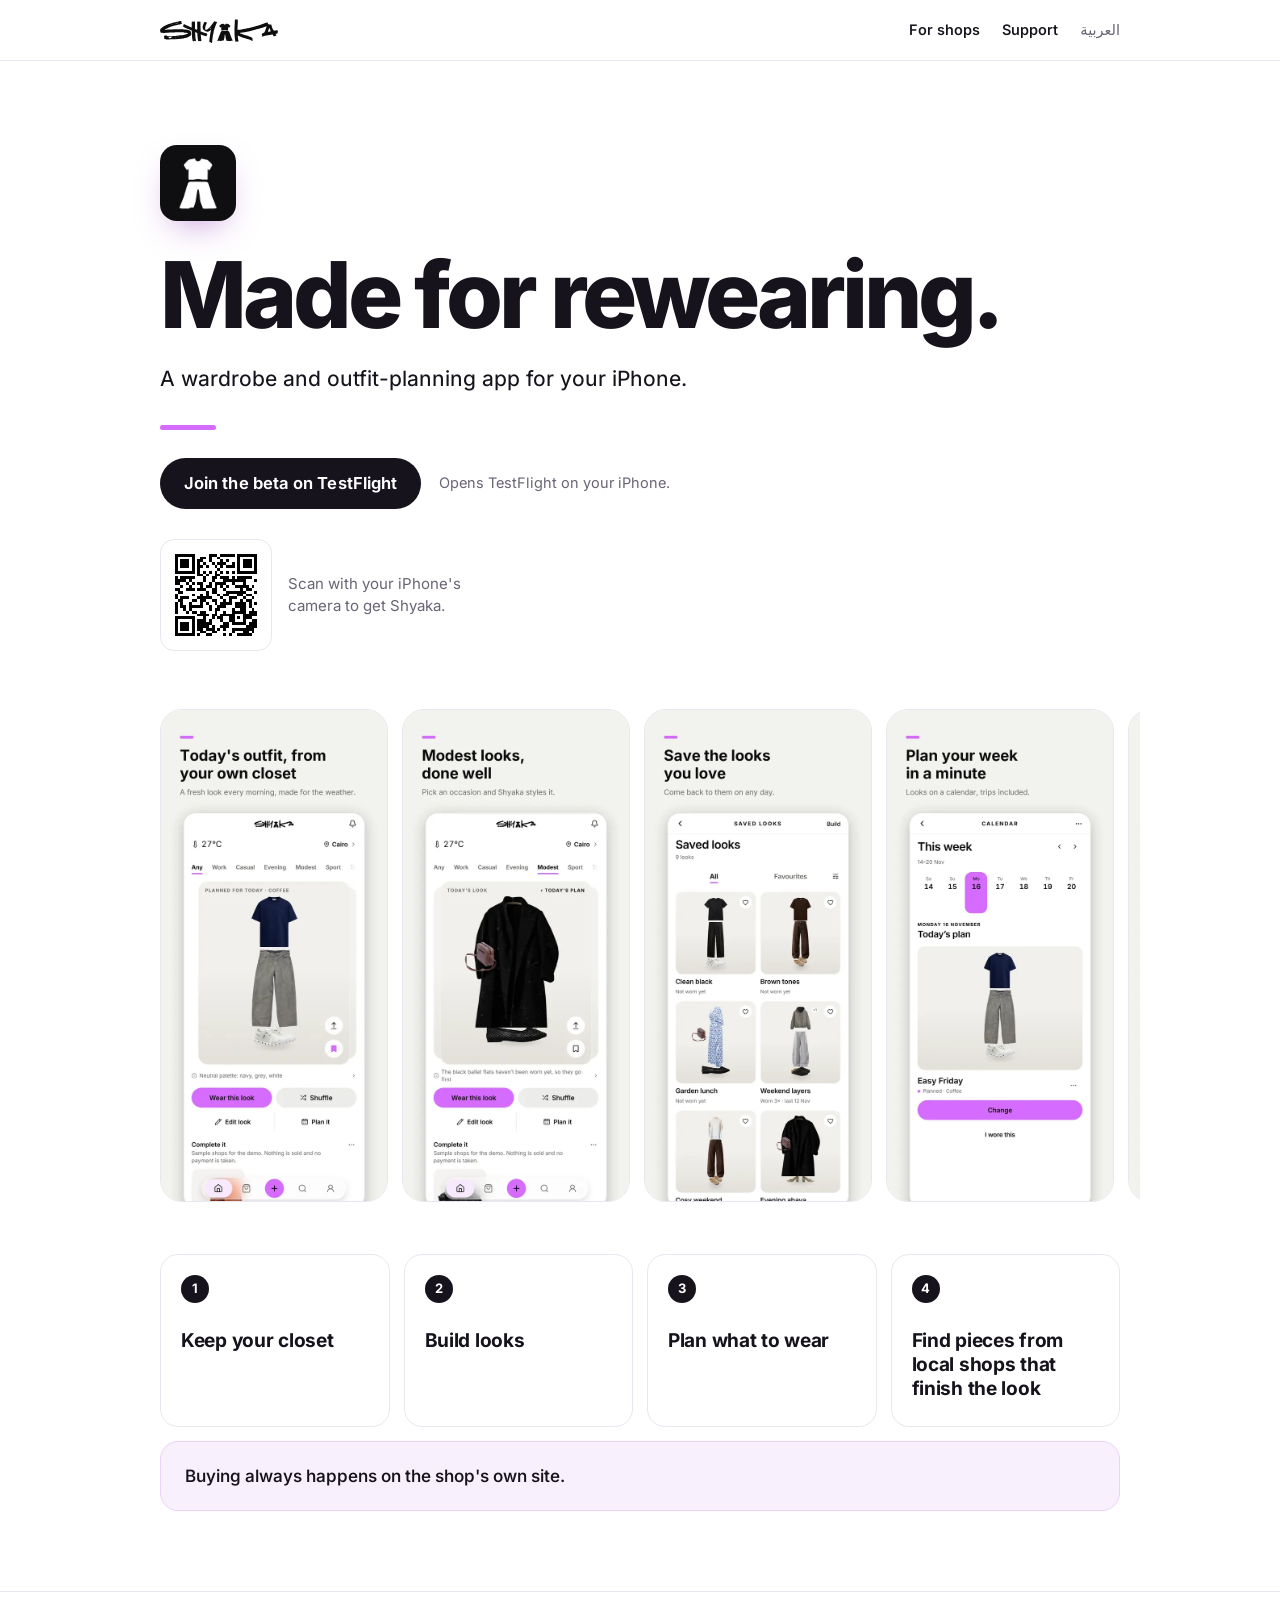
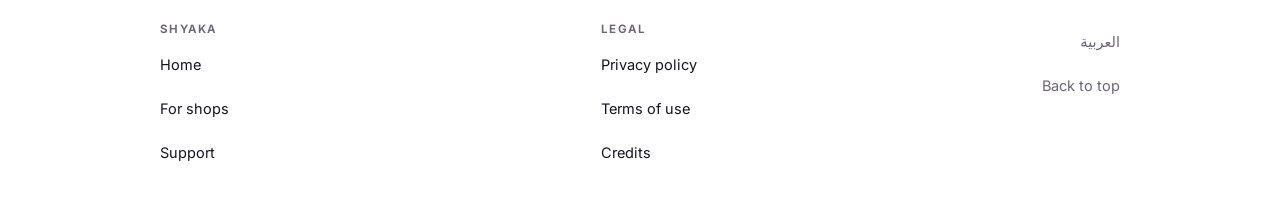
<file: index.html>
<!doctype html>
<html lang="en-GB">
<head>
<meta charset="utf-8">
<!-- site:head -->
<meta name="viewport" content="width=device-width, initial-scale=1">
<title>Shyaka: made for rewearing</title>
<meta name="description" content="A wardrobe and outfit-planning app for your iPhone. Keep your closet, build looks, plan what to wear, and find pieces from local shops that finish the look.">
<meta name="theme-color" content="#ffffff">
<link rel="canonical" href="https://shyaka.art/">
<link rel="alternate" hreflang="en" href="https://shyaka.art/">
<link rel="alternate" hreflang="ar" href="https://shyaka.art/index-ar.html">
<link rel="alternate" hreflang="x-default" href="https://shyaka.art/">
<meta property="og:type" content="website">
<meta property="og:site_name" content="Shyaka">
<meta property="og:locale" content="en_GB">
<meta property="og:title" content="Shyaka: made for rewearing">
<meta property="og:description" content="A wardrobe and outfit-planning app for your iPhone. Keep your closet, build looks, plan what to wear, and find pieces from local shops that finish the look.">
<meta property="og:url" content="https://shyaka.art/">
<meta property="og:image" content="https://shyaka.art/og-image.png">
<meta property="og:image:width" content="1200">
<meta property="og:image:height" content="630">
<meta property="og:image:alt" content="Shyaka. Made for rewearing.">
<meta name="twitter:card" content="summary_large_image">
<meta name="twitter:title" content="Shyaka: made for rewearing">
<meta name="twitter:description" content="A wardrobe and outfit-planning app for your iPhone. Keep your closet, build looks, plan what to wear, and find pieces from local shops that finish the look.">
<meta name="twitter:image" content="https://shyaka.art/og-image.png">
<link rel="icon" href="favicon.ico" sizes="any">
<link rel="icon" href="favicon.png" type="image/png" sizes="64x64">
<link rel="apple-touch-icon" href="apple-touch-icon.png">
<link rel="manifest" href="site.webmanifest">
<script>document.documentElement.className+=" js"</script>
<link rel="stylesheet" href="style.css?v=3a4cd510">
<script src="site.js?v=7aee2462" defer></script>
<script type="application/ld+json">{"@context":"https://schema.org","@type":"Organization","name":"Shyaka","url":"https://shyaka.art/","logo":"https://shyaka.art/logo.png","email":"support@shyaka.art"}</script>
<script type="application/ld+json">{"@context":"https://schema.org","@type":"WebSite","name":"Shyaka","url":"https://shyaka.art/","inLanguage":"en-GB"}</script>
<!-- /site:head -->
</head>
<body class="prelaunch">
<!-- site:header -->
<a class="skip" href="#content">Skip to content</a>
<header class="site-header"><div class="bar">
<a class="brand" href="https://shyaka.art/"><img src="wordmark.svg" width="150" height="33" alt="Shyaka"></a>
<nav class="site-nav" aria-label="Main"><a href="shops.html">For shops</a><a href="support.html">Support</a><a class="lang" href="index-ar.html" hreflang="ar" lang="ar">العربية</a></nav>
</div></header>
<!-- /site:header -->
<main id="content" class="home">
<section class="hero">
<img class="app-icon" src="logo.png" width="76" height="76" alt="">
<h1>Made for rewearing.</h1>
<p class="lead">A wardrobe and outfit-planning app for your iPhone.</p>
<div class="hero-rule"></div>
<!-- App Store badge (release-day switch, docs/RELEASE_DAY.md). Hidden while <body class="prelaunch">; on release day
     remove that class from <body> on this page, index-ar.html, 404.html and add.html, then run node scripts/site-build.mjs.
     The badge file app-store-badge.svg (Apple's black "Download on the App Store" badge, English) is already next to this
     file, and the link already points at the real App Store id. While the class is there, the beta button shows instead. -->
<p class="store-only"><a class="badge" href="https://apps.apple.com/app/id6819894024"><img src="app-store-badge.svg" width="162" height="54" alt="Download on the App Store"></a></p>
<p class="cta testflight-only"><a class="button" href="https://testflight.apple.com/join/8vx1mxqZ">Join the beta on TestFlight</a><span class="meta">Opens TestFlight on your iPhone.</span></p>
<div class="qr testflight-only"><img src="img/qr-beta.svg" width="112" height="112" alt="QR code that opens the beta on TestFlight"><p>Scan with your iPhone's camera to get Shyaka.</p></div>
<div class="qr store-only"><img src="img/qr-store.svg" width="112" height="112" alt="QR code that opens Shyaka in the App Store"><p>Scan with your iPhone's camera to get Shyaka.</p></div>
</section>
<section class="shots" aria-label="Screenshots of the app">
<ul class="shot-strip" tabindex="0">
<li><img src="img/shot-en-1.webp" width="560" height="1217" loading="lazy" decoding="async" alt="Today's outfit, from your own closet. A fresh look every morning, made for the weather."></li>
<li><img src="img/shot-en-2.webp" width="560" height="1217" loading="lazy" decoding="async" alt="Modest looks, done well. Pick an occasion and Shyaka styles it."></li>
<li><img src="img/shot-en-3.webp" width="560" height="1217" loading="lazy" decoding="async" alt="Save the looks you love. Come back to them on any day."></li>
<li><img src="img/shot-en-4.webp" width="560" height="1217" loading="lazy" decoding="async" alt="Plan your week in a minute. Looks on a calendar, trips included."></li>
<li><img src="img/shot-en-5.webp" width="560" height="1217" loading="lazy" decoding="async" alt="Your whole closet, in your pocket. Every piece cut out and sorted."></li>
<li><img src="img/shot-en-6.webp" width="560" height="1217" loading="lazy" decoding="async" alt="Your looks, your people. Post a look, follow friends, keep it private if you like."></li>
</ul>
</section>
<ul class="features">
<li class="reveal"><span class="num">1</span><strong>Keep your closet</strong></li>
<li class="reveal"><span class="num">2</span><strong>Build looks</strong></li>
<li class="reveal"><span class="num">3</span><strong>Plan what to wear</strong></li>
<li class="reveal"><span class="num">4</span><strong>Find pieces from local shops that finish the look</strong></li>
</ul>
<p class="note reveal">Buying always happens on the shop's own site.</p>
</main>
<!-- site:footer -->
<footer class="site-footer"><div class="foot">
<nav class="foot-col" aria-label="Shyaka"><p class="foot-h">Shyaka</p><a href="index.html">Home</a><a href="shops.html">For shops</a><a href="support.html">Support</a></nav>
<nav class="foot-col" aria-label="Legal"><p class="foot-h">Legal</p><a href="privacy.html">Privacy policy</a><a href="terms.html">Terms of use</a><a href="credits.html">Credits</a></nav>
<p class="foot-end"><a class="lang" href="index-ar.html" hreflang="ar" lang="ar">العربية</a><a class="top" href="#content">Back to top</a></p>
</div></footer>
<!-- /site:footer -->
</body>
</html>
</file>
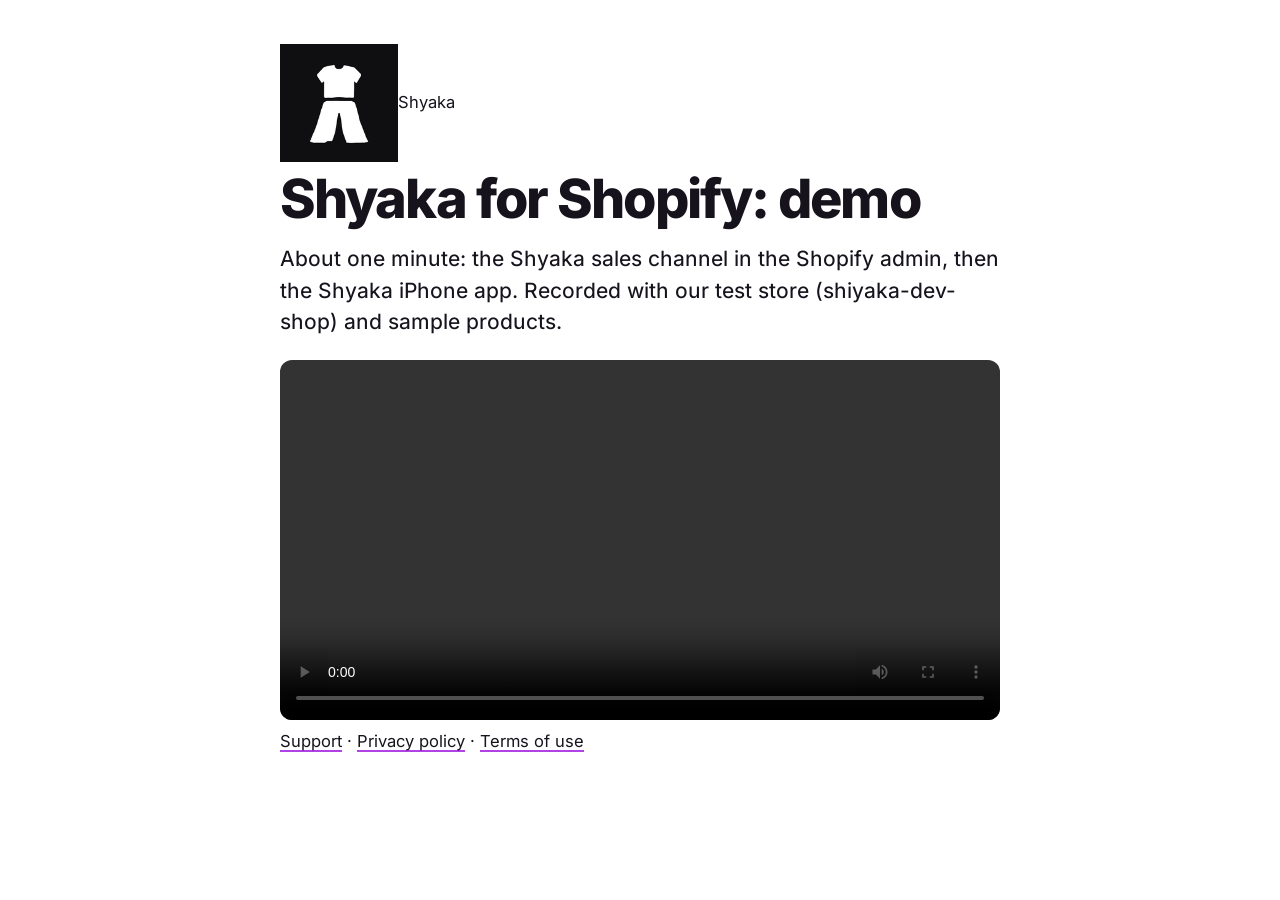
<file: demo/index.html>
<!doctype html>
<html lang="en-GB">
<head>
<meta charset="utf-8">
<meta name="viewport" content="width=device-width, initial-scale=1">
<meta name="robots" content="noindex">
<title>Shyaka for Shopify: demo</title>
<link rel="stylesheet" href="../style.css">
<link rel="icon" href="../favicon.png">
</head>
<body>
<main>
<a class="brand" href="https://shyaka.art/"><img src="../logo.png" width="44" height="44" alt=""><span>Shyaka</span></a>
<h1>Shyaka for Shopify: demo</h1>
<p>About one minute: the Shyaka sales channel in the Shopify admin, then the Shyaka iPhone app. Recorded with our test store (shiyaka-dev-shop) and sample products.</p>
<video controls playsinline preload="metadata" style="width:100%;border-radius:12px" src="shyaka-shopify-demo.mp4"></video>
<p class="nav"><a href="../support.html">Support</a> &middot; <a href="../privacy.html">Privacy policy</a> &middot; <a href="../terms.html">Terms of use</a></p>
</main>
</body>
</html>
</file>
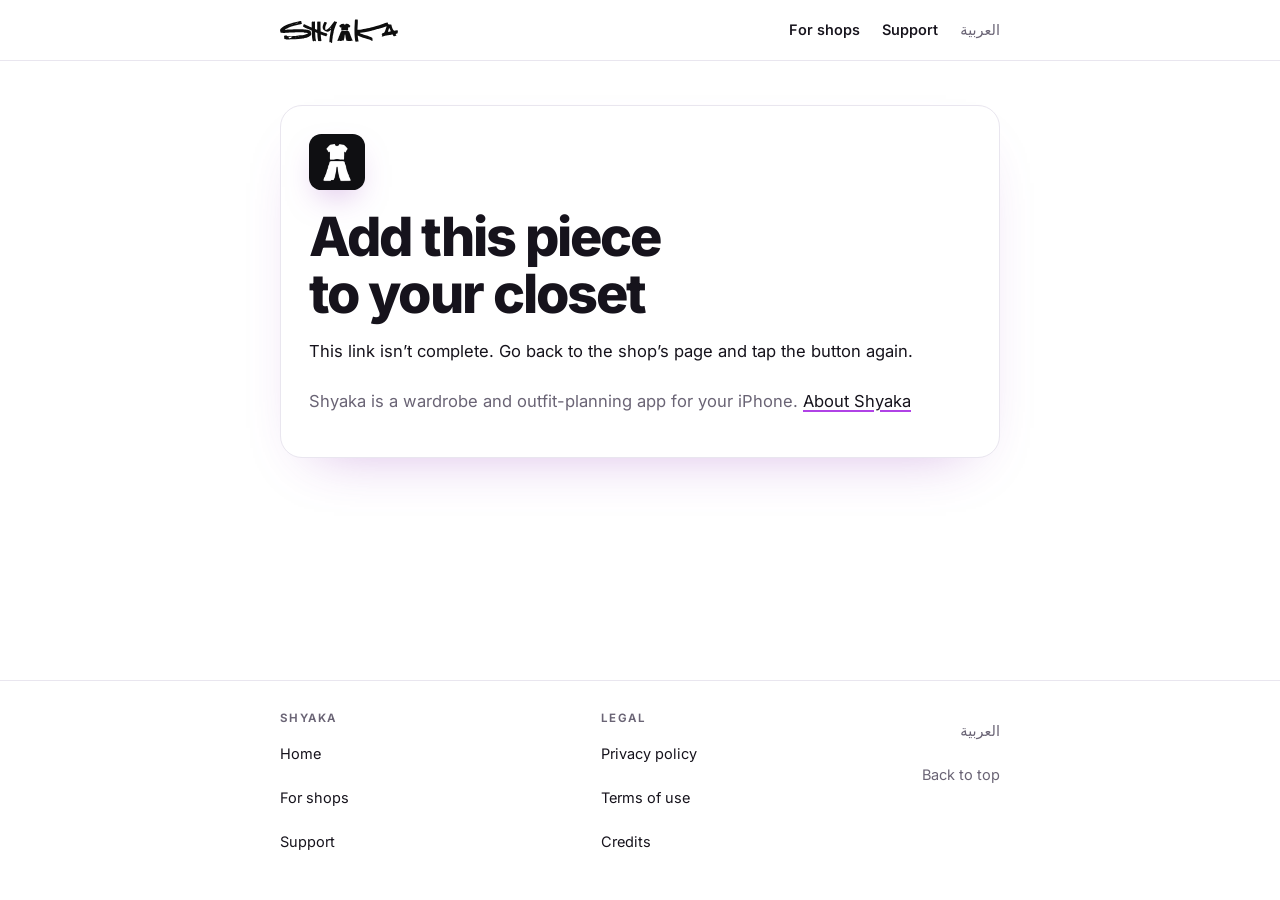
<file: add.html>
<!doctype html>
<html lang="en-GB">
<head>
<meta charset="utf-8">
<!-- site:head -->
<meta name="viewport" content="width=device-width, initial-scale=1">
<meta name="robots" content="noindex">
<title>Add to your Shyaka closet</title>
<meta name="description" content="A wardrobe and outfit-planning app for your iPhone. Keep your closet, build looks, plan what to wear, and find pieces from local shops that finish the look.">
<meta name="theme-color" content="#ffffff">
<meta property="og:type" content="website">
<meta property="og:site_name" content="Shyaka">
<meta property="og:locale" content="en_GB">
<meta property="og:title" content="Add to your Shyaka closet">
<meta property="og:description" content="A wardrobe and outfit-planning app for your iPhone. Keep your closet, build looks, plan what to wear, and find pieces from local shops that finish the look.">
<meta property="og:image" content="https://shyaka.art/og-image.png">
<meta property="og:image:width" content="1200">
<meta property="og:image:height" content="630">
<meta property="og:image:alt" content="Shyaka. Made for rewearing.">
<meta name="twitter:card" content="summary_large_image">
<meta name="twitter:title" content="Add to your Shyaka closet">
<meta name="twitter:description" content="A wardrobe and outfit-planning app for your iPhone. Keep your closet, build looks, plan what to wear, and find pieces from local shops that finish the look.">
<meta name="twitter:image" content="https://shyaka.art/og-image.png">
<link rel="icon" href="favicon.ico" sizes="any">
<link rel="icon" href="favicon.png" type="image/png" sizes="64x64">
<link rel="apple-touch-icon" href="apple-touch-icon.png">
<link rel="manifest" href="site.webmanifest">
<script>document.documentElement.className+=" js"</script>
<link rel="stylesheet" href="style.css?v=3a4cd510">
<script src="site.js?v=7aee2462" defer></script>
<!-- /site:head -->
</head>
<body class="prelaunch">
<!-- site:header -->
<a class="skip" href="#content">Skip to content</a>
<header class="site-header"><div class="bar">
<a class="brand" href="https://shyaka.art/"><img src="wordmark.svg" width="150" height="33" alt="Shyaka"></a>
<nav class="site-nav" aria-label="Main"><a href="shops.html">For shops</a><a href="support.html">Support</a><a class="lang" href="index-ar.html" hreflang="ar" lang="ar">العربية</a></nav>
</div></header>
<!-- /site:header -->
<main id="content">
<div class="link-card">
<img class="app-icon" src="logo.png" width="56" height="56" alt="">
<h1>Add this piece to your closet</h1>
<p id="lead">Opening Shyaka on your iPhone…</p>
<p><a id="open" class="button" href="#">Open in Shyaka</a></p>
<p id="missing" hidden>If Shyaka didn’t open, you may not have it yet. <span class="testflight-only">It is on TestFlight for now and coming to the App Store. Install it, then come back to this page and tap the button above.</span><span class="store-only">Get it from the <a href="https://apps.apple.com/app/id6819894024">App Store</a>, then come back to this page and tap the button above.</span></p>
<p id="bad" hidden>This link isn’t complete. Go back to the shop’s page and tap the button again.</p>
<p class="about-line">Shyaka is a wardrobe and outfit-planning app for your iPhone. <a href="index.html">About Shyaka</a></p>
</div>
</main>
<!-- site:footer -->
<footer class="site-footer"><div class="foot">
<nav class="foot-col" aria-label="Shyaka"><p class="foot-h">Shyaka</p><a href="index.html">Home</a><a href="shops.html">For shops</a><a href="support.html">Support</a></nav>
<nav class="foot-col" aria-label="Legal"><p class="foot-h">Legal</p><a href="privacy.html">Privacy policy</a><a href="terms.html">Terms of use</a><a href="credits.html">Credits</a></nav>
<p class="foot-end"><a class="lang" href="index-ar.html" hreflang="ar" lang="ar">العربية</a><a class="top" href="#content">Back to top</a></p>
</div></footer>
<!-- /site:footer -->
<script>
(function () {
  var q = new URLSearchParams(location.search);
  // A Shopify shop's address (shop=…), or a WooCommerce store's home address (woo=…, from the Shyaka plugin).
  var shop = (q.get("shop") || "").trim().toLowerCase();
  var woo = (q.get("woo") || "").trim().toLowerCase();
  var product = (q.get("product") || "").trim();
  var shopOk = /^[a-z0-9][a-z0-9-]{0,60}\.myshopify\.com$/.test(shop);
  var wooOk = woo.length <= 200 && !/\/\.\.?(\/|$)/.test(woo) &&
    (/^https:\/\/[a-z0-9]([a-z0-9-]{0,61}[a-z0-9])?(\.[a-z0-9]([a-z0-9-]{0,61}[a-z0-9])?)+(\/[a-z0-9._~%-]+)*$/.test(woo) ||
     /^http:\/\/(localhost|127\.0\.0\.1|host\.docker\.internal|[a-z0-9.-]+\.(test|localhost))(:[0-9]{1,5})?(\/[a-z0-9._~%-]+)*$/.test(woo));
  var ok = (shopOk || wooOk) && /^\d{1,20}$/.test(product);
  if (!ok) {
    document.getElementById("lead").hidden = true;
    document.getElementById("open").hidden = true;
    document.getElementById("bad").hidden = false;
    return;
  }
  var target = shopOk
    ? "shiyaka://add?shop=" + encodeURIComponent(shop) + "&product=" + encodeURIComponent(product)
    : "shiyaka://add?woo=" + encodeURIComponent(woo) + "&product=" + encodeURIComponent(product);
  var open = document.getElementById("open");
  open.href = target;
  // On a phone with Shyaka this opens the app straight away; otherwise the explanation below stays visible.
  setTimeout(function () { window.location.href = target; }, 300);
  setTimeout(function () { document.getElementById("lead").textContent = "Tap the button to open Shyaka."; document.getElementById("missing").hidden = false; }, 2000);
})();
</script>
</body>
</html>
</file>
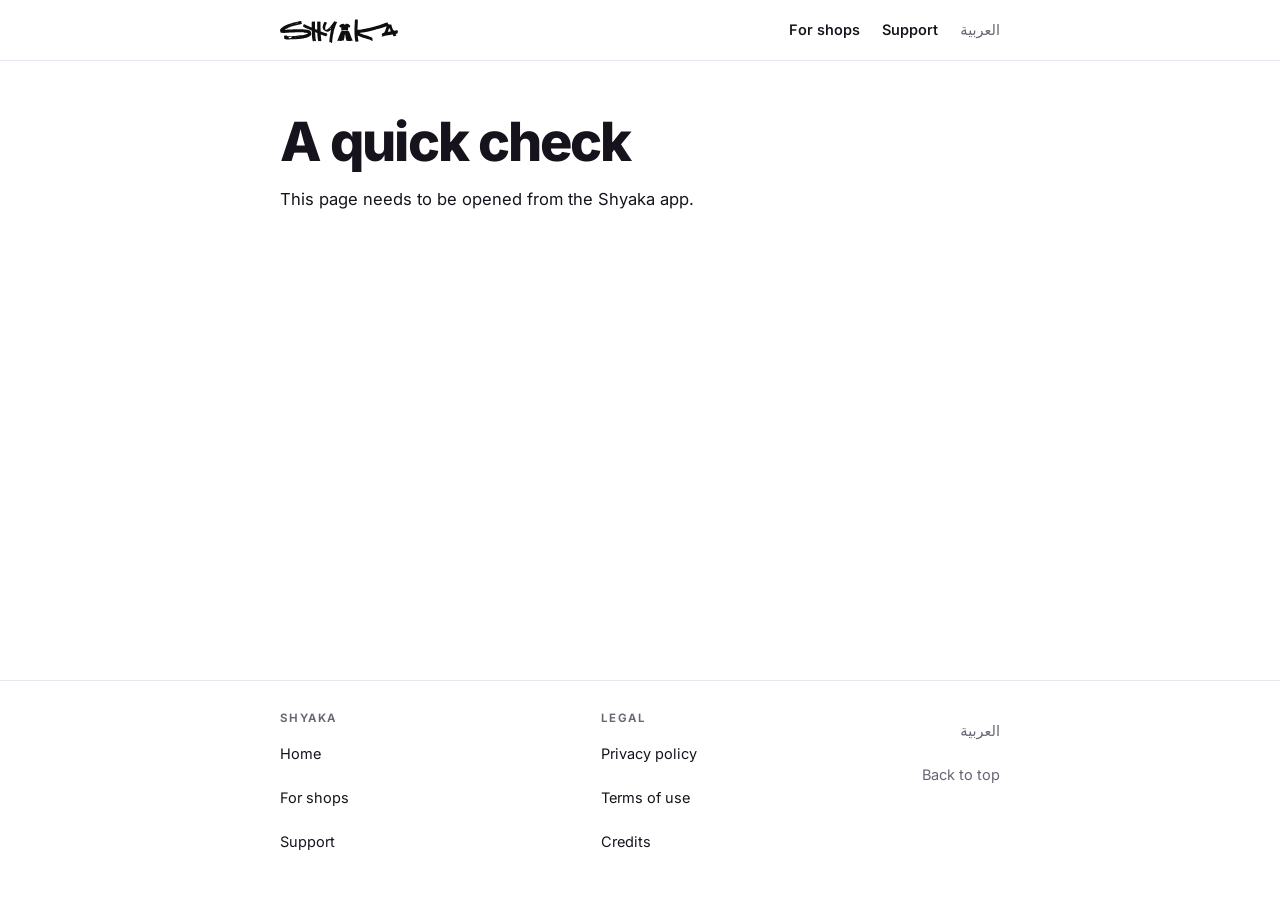
<file: captcha.html>
<!doctype html>
<html lang="en-GB">
<head>
<meta charset="utf-8">
<!-- site:head -->
<meta name="viewport" content="width=device-width, initial-scale=1">
<meta name="robots" content="noindex">
<title>Shyaka quick check</title>
<meta name="description" content="A wardrobe and outfit-planning app for your iPhone. Keep your closet, build looks, plan what to wear, and find pieces from local shops that finish the look.">
<meta name="theme-color" content="#ffffff">
<meta property="og:type" content="website">
<meta property="og:site_name" content="Shyaka">
<meta property="og:locale" content="en_GB">
<meta property="og:title" content="Shyaka quick check">
<meta property="og:description" content="A wardrobe and outfit-planning app for your iPhone. Keep your closet, build looks, plan what to wear, and find pieces from local shops that finish the look.">
<meta property="og:image" content="https://shyaka.art/og-image.png">
<meta property="og:image:width" content="1200">
<meta property="og:image:height" content="630">
<meta property="og:image:alt" content="Shyaka. Made for rewearing.">
<meta name="twitter:card" content="summary_large_image">
<meta name="twitter:title" content="Shyaka quick check">
<meta name="twitter:description" content="A wardrobe and outfit-planning app for your iPhone. Keep your closet, build looks, plan what to wear, and find pieces from local shops that finish the look.">
<meta name="twitter:image" content="https://shyaka.art/og-image.png">
<link rel="icon" href="favicon.ico" sizes="any">
<link rel="icon" href="favicon.png" type="image/png" sizes="64x64">
<link rel="apple-touch-icon" href="apple-touch-icon.png">
<link rel="manifest" href="site.webmanifest">
<script>document.documentElement.className+=" js"</script>
<link rel="stylesheet" href="style.css?v=3a4cd510">
<script src="site.js?v=7aee2462" defer></script>
<!-- Bot protection for the iPhone app (readiness #11, 14 November 2026). The app opens this page with the Cloudflare
     Turnstile site key (?k=…) and sends the answer back to itself as shiyaka://auth/captcha?token=…. Nothing about the
     person is read or stored here; Cloudflare sees the connection like any website. -->
<script src="https://challenges.cloudflare.com/turnstile/v0/api.js?render=explicit" async defer></script>
<!-- /site:head -->
</head>
<body>
<!-- site:header -->
<a class="skip" href="#content">Skip to content</a>
<header class="site-header"><div class="bar">
<a class="brand" href="https://shyaka.art/"><img src="wordmark.svg" width="150" height="33" alt="Shyaka"></a>
<nav class="site-nav" aria-label="Main"><a href="shops.html">For shops</a><a href="support.html">Support</a><a class="lang" href="index-ar.html" hreflang="ar" lang="ar">العربية</a></nav>
</div></header>
<!-- /site:header -->
<main id="content">
<h1 id="title">A quick check</h1>
<p id="lead">This takes a moment and keeps bots out of Shyaka.</p>
<div id="widget"></div>
<p id="done" hidden>Done. Going back to Shyaka…</p>
<p id="bad" hidden>This page needs to be opened from the Shyaka app.</p>
</main>
<!-- site:footer -->
<footer class="site-footer"><div class="foot">
<nav class="foot-col" aria-label="Shyaka"><p class="foot-h">Shyaka</p><a href="index.html">Home</a><a href="shops.html">For shops</a><a href="support.html">Support</a></nav>
<nav class="foot-col" aria-label="Legal"><p class="foot-h">Legal</p><a href="privacy.html">Privacy policy</a><a href="terms.html">Terms of use</a><a href="credits.html">Credits</a></nav>
<p class="foot-end"><a class="lang" href="index-ar.html" hreflang="ar" lang="ar">العربية</a><a class="top" href="#content">Back to top</a></p>
</div></footer>
<!-- /site:footer -->
<script>
(function () {
  var q = new URLSearchParams(location.search);
  var key = (q.get("k") || "").trim();
  var lang = q.get("lang") === "ar" ? "ar" : "en";
  if (lang === "ar") {
    document.documentElement.lang = "ar-EG"; document.documentElement.dir = "rtl";
    document.getElementById("title").textContent = "تأكيد سريع";
    document.getElementById("lead").textContent = "ثانية واحدة وبنمنع البوتات من شياكة.";
    document.getElementById("done").textContent = "تمام. بنرجّعك لشياكة…";
    document.getElementById("bad").textContent = "الصفحة دي لازم تتفتح من تطبيق شياكة.";
  }
  if (!/^[0-9A-Za-z_-]{10,100}$/.test(key)) { document.getElementById("bad").hidden = false; document.getElementById("lead").hidden = true; return; }
  window.onloadTurnstileCallback = function () {
    turnstile.render("#widget", {
      sitekey: key,
      language: lang,
      callback: function (token) {
        document.getElementById("done").hidden = false;
        // Only ever back to the app's own address; the token is single-use and expires in five minutes.
        window.location.href = "shiyaka://auth/captcha?token=" + encodeURIComponent(token);
      }
    });
  };
  var wait = setInterval(function () { if (window.turnstile) { clearInterval(wait); window.onloadTurnstileCallback(); } }, 100);
})();
</script>
</body>
</html>
</file>
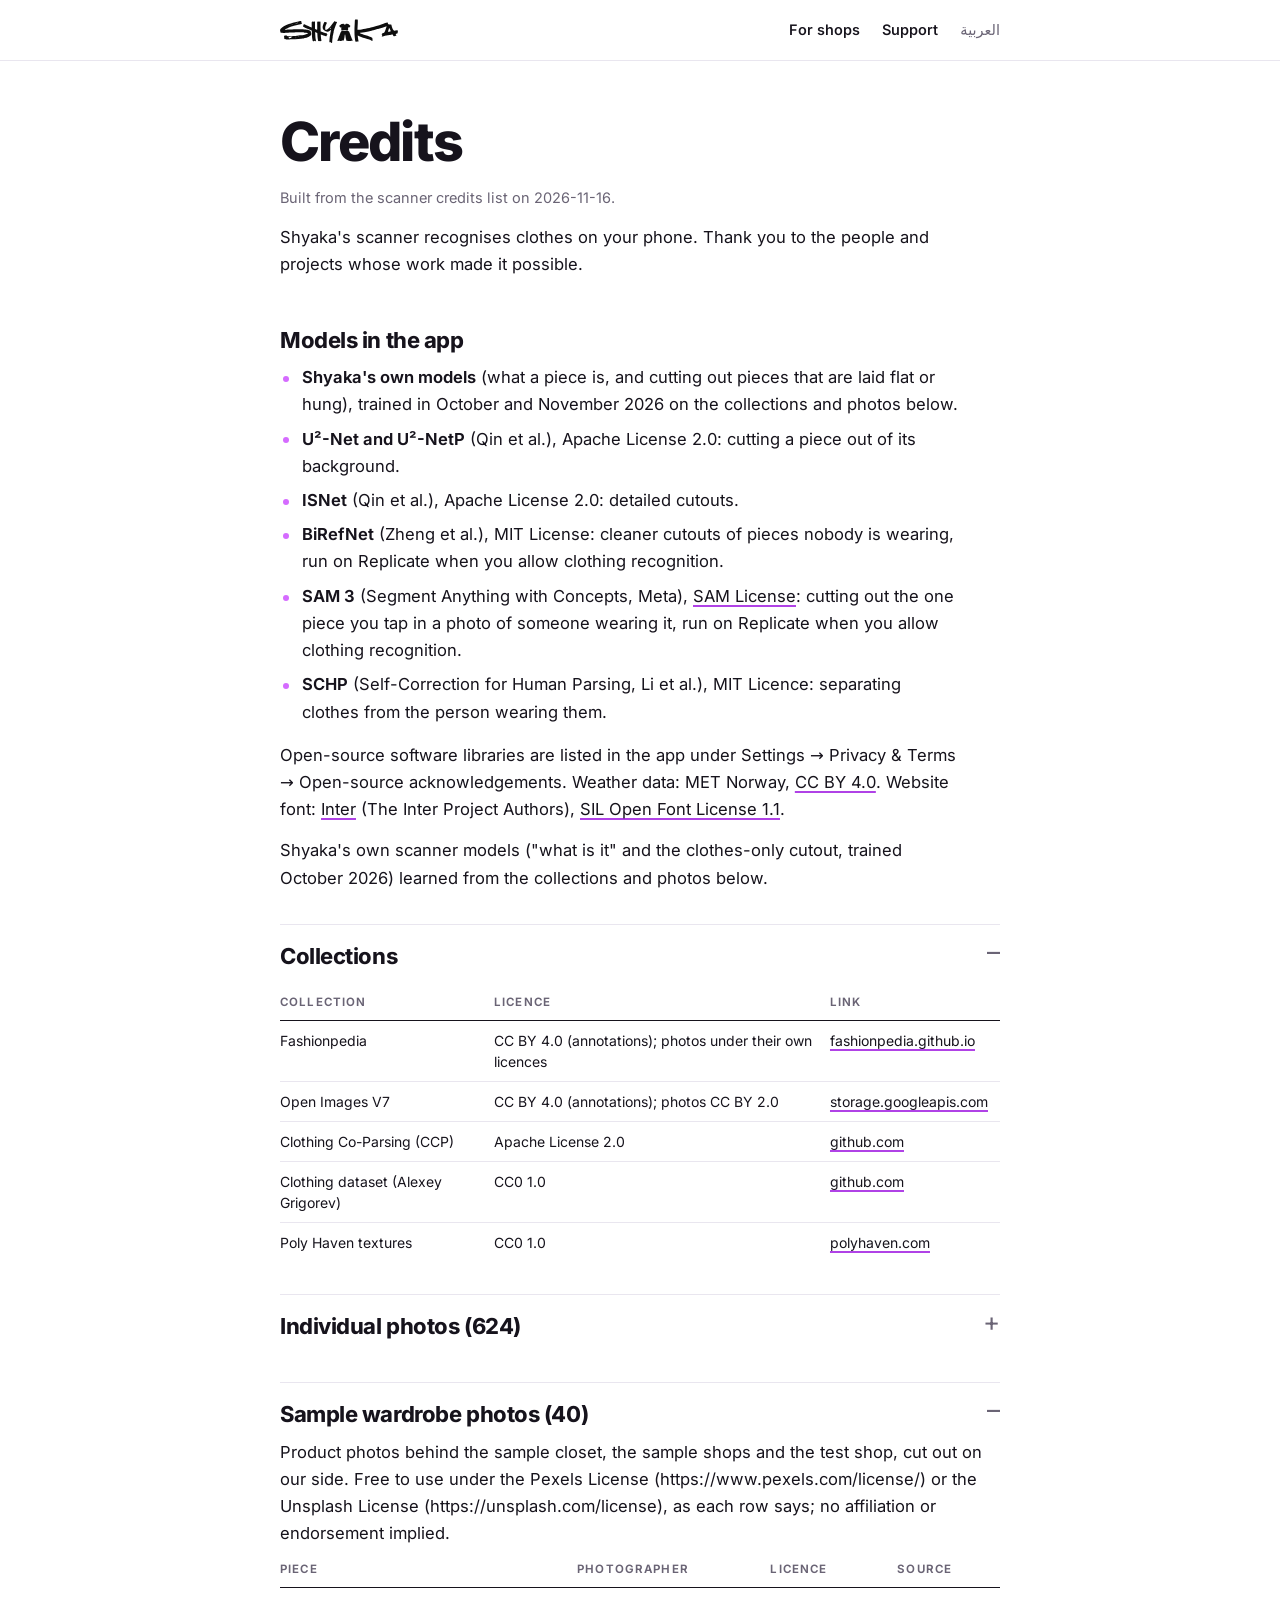
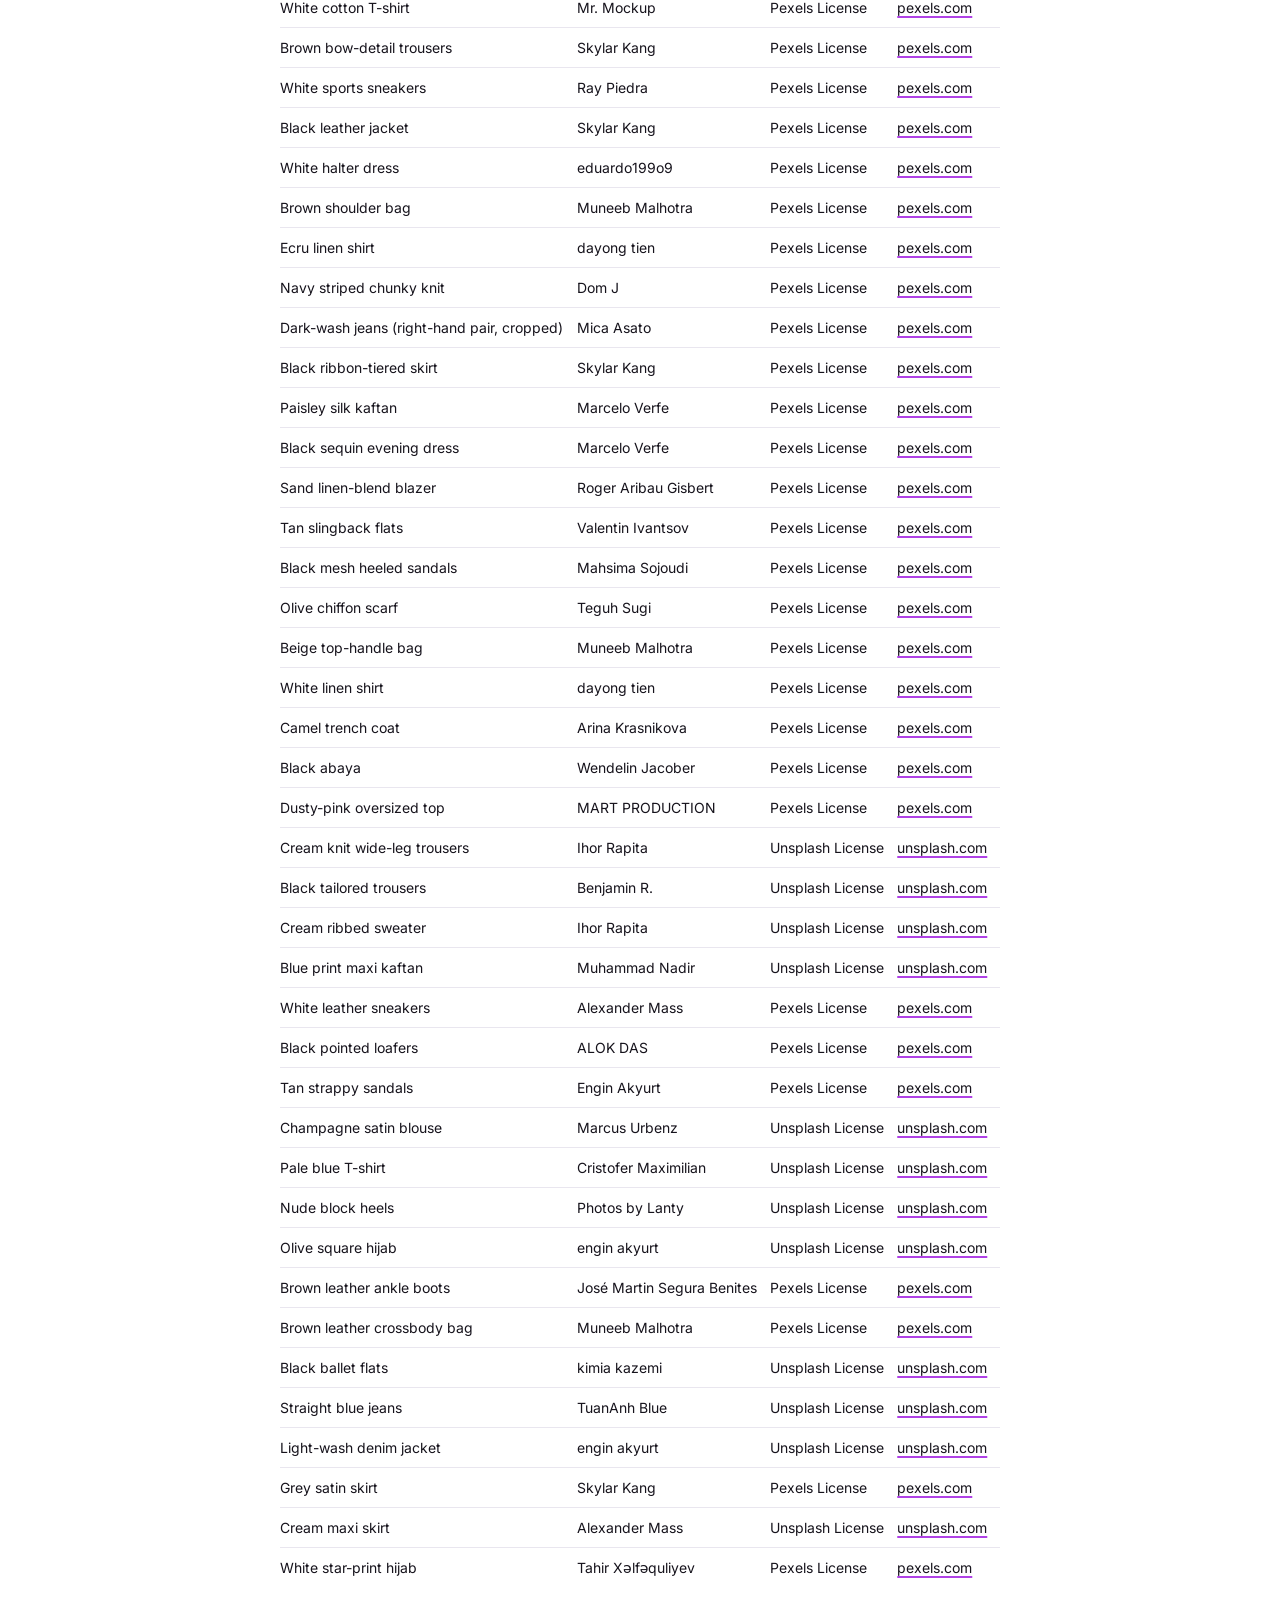
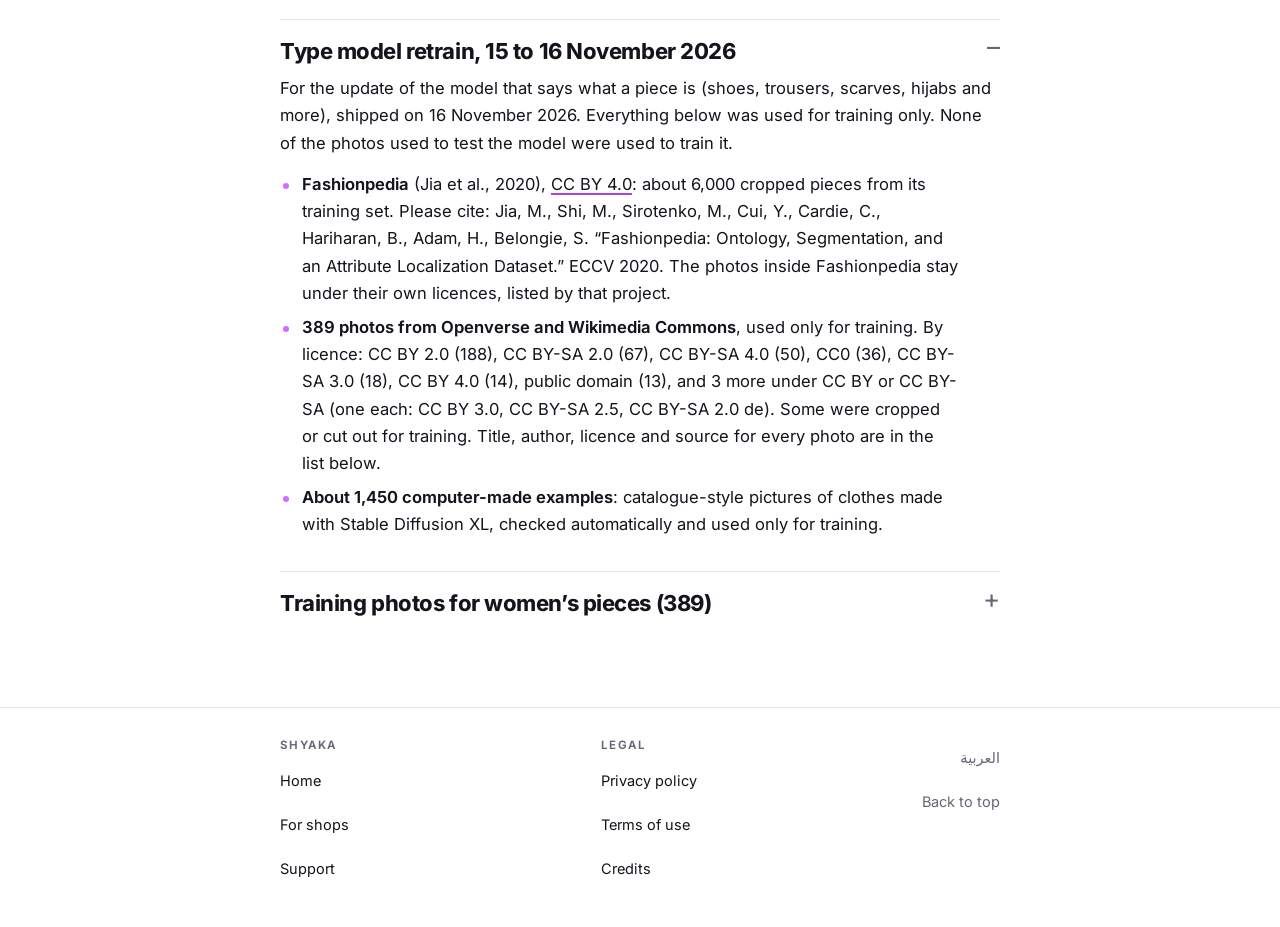
<file: credits.html>
<!doctype html>
<html lang="en-GB">
<head>
<meta charset="utf-8">
<!-- site:head -->
<meta name="viewport" content="width=device-width, initial-scale=1">
<title>Shyaka credits</title>
<meta name="description" content="Thank you to the people and projects whose work made Shyaka's scanner possible.">
<meta name="theme-color" content="#ffffff">
<link rel="canonical" href="https://shyaka.art/credits.html">
<meta property="og:type" content="website">
<meta property="og:site_name" content="Shyaka">
<meta property="og:locale" content="en_GB">
<meta property="og:title" content="Shyaka credits">
<meta property="og:description" content="Thank you to the people and projects whose work made Shyaka's scanner possible.">
<meta property="og:url" content="https://shyaka.art/credits.html">
<meta property="og:image" content="https://shyaka.art/og-image.png">
<meta property="og:image:width" content="1200">
<meta property="og:image:height" content="630">
<meta property="og:image:alt" content="Shyaka. Made for rewearing.">
<meta name="twitter:card" content="summary_large_image">
<meta name="twitter:title" content="Shyaka credits">
<meta name="twitter:description" content="Thank you to the people and projects whose work made Shyaka's scanner possible.">
<meta name="twitter:image" content="https://shyaka.art/og-image.png">
<link rel="icon" href="favicon.ico" sizes="any">
<link rel="icon" href="favicon.png" type="image/png" sizes="64x64">
<link rel="apple-touch-icon" href="apple-touch-icon.png">
<link rel="manifest" href="site.webmanifest">
<script>document.documentElement.className+=" js"</script>
<link rel="stylesheet" href="style.css?v=3a4cd510">
<script src="site.js?v=7aee2462" defer></script>
<!-- /site:head -->
</head>
<body>
<!-- site:header -->
<a class="skip" href="#content">Skip to content</a>
<header class="site-header"><div class="bar">
<a class="brand" href="https://shyaka.art/"><img src="wordmark.svg" width="150" height="33" alt="Shyaka"></a>
<nav class="site-nav" aria-label="Main"><a href="shops.html">For shops</a><a href="support.html">Support</a><a class="lang" href="index-ar.html" hreflang="ar" lang="ar">العربية</a></nav>
</div></header>
<!-- /site:header -->
<main id="content">
<h1>Credits</h1>
<p class="meta">Built from the scanner credits list on 2026-11-16.</p>
<p>Shyaka's scanner recognises clothes on your phone. Thank you to the people and projects whose work made it possible.</p>
<h2>Models in the app</h2>
<ul>
<li><strong>Shyaka's own models</strong> (what a piece is, and cutting out pieces that are laid flat or hung), trained in October and November 2026 on the collections and photos below.</li>
<li><strong>U²-Net and U²-NetP</strong> (Qin et al.), Apache License 2.0: cutting a piece out of its background.</li>
<li><strong>ISNet</strong> (Qin et al.), Apache License 2.0: detailed cutouts.</li>
<li><strong>BiRefNet</strong> (Zheng et al.), MIT License: cleaner cutouts of pieces nobody is wearing, run on Replicate when you allow clothing recognition.</li>
<li><strong>SAM 3</strong> (Segment Anything with Concepts, Meta), <a href="https://github.com/facebookresearch/sam3/blob/main/LICENSE">SAM License</a>: cutting out the one piece you tap in a photo of someone wearing it, run on Replicate when you allow clothing recognition.</li>
<li><strong>SCHP</strong> (Self-Correction for Human Parsing, Li et al.), MIT Licence: separating clothes from the person wearing them.</li>
</ul>
<p>Open-source software libraries are listed in the app under Settings → Privacy &amp; Terms → Open-source acknowledgements. Weather data: MET Norway, <a href="https://creativecommons.org/licenses/by/4.0/">CC BY 4.0</a>. Website font: <a href="https://github.com/rsms/inter">Inter</a> (The Inter Project Authors), <a href="fonts/Inter-LICENSE.txt">SIL Open Font License 1.1</a>.</p>
<p>Shyaka's own scanner models (&quot;what is it&quot; and the clothes-only cutout, trained October 2026) learned from the collections and photos below.</p>
<details class="fold" open><summary><h2>Collections</h2></summary>
<div class="table wide"><table>
<thead><tr><th scope="col">Collection</th><th scope="col">Licence</th><th scope="col">Link</th></tr></thead>
<tbody>
<tr><td>Fashionpedia</td><td>CC BY 4.0 (annotations); photos under their own licences</td><td><a href="https://fashionpedia.github.io/home/">fashionpedia.github.io</a></td></tr>
<tr><td>Open Images V7</td><td>CC BY 4.0 (annotations); photos CC BY 2.0</td><td><a href="https://storage.googleapis.com/openimages/web/index.html">storage.googleapis.com</a></td></tr>
<tr><td>Clothing Co-Parsing (CCP)</td><td>Apache License 2.0</td><td><a href="https://github.com/bearpaw/clothing-co-parsing">github.com</a></td></tr>
<tr><td>Clothing dataset (Alexey Grigorev)</td><td>CC0 1.0</td><td><a href="https://github.com/alexeygrigorev/clothing-dataset">github.com</a></td></tr>
<tr><td>Poly Haven textures</td><td>CC0 1.0</td><td><a href="https://polyhaven.com/textures">polyhaven.com</a></td></tr>
</tbody></table></div>
</details>
<details class="fold"><summary><h2>Individual photos (624)</h2></summary>
<p>From Wikimedia Commons and Openverse (Flickr and others). Licence names as given by the source.</p>
<p><input class="filter" type="search" data-filter placeholder="Filter this list" aria-label="Filter this list"></p>
<div class="table wide"><table>
<thead><tr><th scope="col">Type</th><th scope="col">Author</th><th scope="col">Licence</th><th scope="col">Source</th></tr></thead>
<tbody>
<tr><td>abaya</td><td>See source</td><td>CC BY-SA</td><td><a href="https://commons.wikimedia.org/w/index.php?curid=156781641">commons.wikimedia.org</a></td></tr>
<tr><td>abaya</td><td>See source</td><td>CC0</td><td><a href="https://www.metmuseum.org/art/collection/search/86273">metmuseum.org</a></td></tr>
<tr><td>abaya</td><td>See source</td><td>CC BY-SA</td><td><a href="https://commons.wikimedia.org/w/index.php?curid=156919015">commons.wikimedia.org</a></td></tr>
<tr><td>abaya</td><td>See source</td><td>CC0</td><td><a href="https://www.metmuseum.org/art/collection/search/86275">metmuseum.org</a></td></tr>
<tr><td>abaya</td><td>See source</td><td>CC0</td><td><a href="https://www.metmuseum.org/art/collection/search/86267">metmuseum.org</a></td></tr>
<tr><td>abaya</td><td>See source</td><td>CC BY-SA 4.0</td><td><a href="https://commons.wikimedia.org/wiki/File:Muslim_woman_wearing_black_Abaya_Niq%C4%81b1.jpg">commons.wikimedia.org</a></td></tr>
<tr><td>abaya</td><td>Abeer AL-Kuwari @ Flickr</td><td>CC BY</td><td><a href="https://commons.wikimedia.org/w/index.php?curid=147780044">commons.wikimedia.org</a></td></tr>
<tr><td>abaya</td><td>Apdoull</td><td>CC BY</td><td><a href="https://commons.wikimedia.org/w/index.php?curid=157224505">commons.wikimedia.org</a></td></tr>
<tr><td>abaya</td><td>Arnaud 25</td><td>CC BY-SA 3.0</td><td><a href="https://commons.wikimedia.org/wiki/File:Souks_Marrakech_109.JPG">commons.wikimedia.org</a></td></tr>
<tr><td>abaya</td><td>Bernard Gagnon</td><td>CC BY-SA</td><td><a href="https://commons.wikimedia.org/w/index.php?curid=11777952">commons.wikimedia.org</a></td></tr>
<tr><td>abaya</td><td>Burqa_England2.jpg: Fabbio; derivative work: SVTCobra (talk)</td><td>CC BY-SA 2.0</td><td><a href="https://commons.wikimedia.org/wiki/File:Niqab_in_England_2007.jpg">commons.wikimedia.org</a></td></tr>
<tr><td>longsleeve</td><td>Shopping Guide 7</td><td>CC0</td><td><a href="https://www.flickr.com/photos/185449710@N03/49068544386">flickr.com</a></td></tr>
<tr><td>longsleeve</td><td>Bodhisattwa</td><td>CC BY-SA 4.0</td><td><a href="https://commons.wikimedia.org/w/index.php?curid=114747102">commons.wikimedia.org</a></td></tr>
<tr><td>longsleeve</td><td>shop8447</td><td>CC0</td><td><a href="https://www.flickr.com/photos/185514373@N06/49062407026">flickr.com</a></td></tr>
<tr><td>longsleeve</td><td>onq5</td><td>CC BY-SA 2.0</td><td><a href="https://www.flickr.com/photos/30560130@N08/2860487595">flickr.com</a></td></tr>
<tr><td>longsleeve</td><td>Sub Zero Technology Ltd</td><td>CC BY 2.0</td><td><a href="https://www.flickr.com/photos/89427598@N08/45552697841">flickr.com</a></td></tr>
<tr><td>longsleeve</td><td>Sub Zero Technology Ltd</td><td>CC BY 2.0</td><td><a href="https://www.flickr.com/photos/89427598@N08/30611683687">flickr.com</a></td></tr>
<tr><td>longsleeve</td><td>shop8447</td><td>CC0</td><td><a href="https://www.flickr.com/photos/185514373@N06/49060364593">flickr.com</a></td></tr>
<tr><td>longsleeve</td><td>Sub Zero Technology Ltd</td><td>CC BY 2.0</td><td><a href="https://www.flickr.com/photos/89427598@N08/49618424232">flickr.com</a></td></tr>
<tr><td>longsleeve</td><td>Sub Zero Technology Ltd</td><td>CC BY 2.0</td><td><a href="https://www.flickr.com/photos/89427598@N08/49618423247">flickr.com</a></td></tr>
<tr><td>jacket</td><td>Menswear Market</td><td>CC BY 2.0</td><td><a href="https://www.flickr.com/photos/85546319@N04/14388620941">flickr.com</a></td></tr>
<tr><td>jacket</td><td>my little red suitcase</td><td>CC BY 2.0</td><td><a href="https://www.flickr.com/photos/76603286@N08/14604146956">flickr.com</a></td></tr>
<tr><td>jacket</td><td>kellyhogaboom</td><td>CC BY-SA 2.0</td><td><a href="https://www.flickr.com/photos/11597293@N00/38097452852">flickr.com</a></td></tr>
<tr><td>jacket</td><td>Cici water</td><td>CC BY-SA 4.0</td><td><a href="https://commons.wikimedia.org/w/index.php?curid=59095555">commons.wikimedia.org</a></td></tr>
<tr><td>jacket</td><td>Menswear Market</td><td>CC BY 2.0</td><td><a href="https://commons.wikimedia.org/w/index.php?curid=118273598">commons.wikimedia.org</a></td></tr>
<tr><td>jacket</td><td>Menswear Market</td><td>CC BY 2.0</td><td><a href="https://www.flickr.com/photos/85546319@N04/14981556330">flickr.com</a></td></tr>
<tr><td>jacket</td><td>Menswear Market</td><td>CC BY 2.0</td><td><a href="https://www.flickr.com/photos/85546319@N04/14404431472">flickr.com</a></td></tr>
<tr><td>jacket</td><td>Menswear Market</td><td>CC BY 2.0</td><td><a href="https://www.flickr.com/photos/85546319@N04/14981554190">flickr.com</a></td></tr>
<tr><td>jacket</td><td>Menswear Market</td><td>CC BY 2.0</td><td><a href="https://www.flickr.com/photos/85546319@N04/14878970922">flickr.com</a></td></tr>
<tr><td>jacket</td><td>Menswear Market</td><td>CC BY 2.0</td><td><a href="https://www.flickr.com/photos/85546319@N04/14448971990">flickr.com</a></td></tr>
<tr><td>jacket</td><td>Menswear Market</td><td>CC BY 2.0</td><td><a href="https://www.flickr.com/photos/85546319@N04/14512288656">flickr.com</a></td></tr>
<tr><td>jacket</td><td>Menswear Market</td><td>CC BY 2.0</td><td><a href="https://www.flickr.com/photos/85546319@N04/14612616996">flickr.com</a></td></tr>
<tr><td>jacket</td><td>Menswear Market</td><td>CC BY 2.0</td><td><a href="https://www.flickr.com/photos/85546319@N04/14532029741">flickr.com</a></td></tr>
<tr><td>jacket</td><td>Menswear Market</td><td>CC BY 2.0</td><td><a href="https://www.flickr.com/photos/85546319@N04/17031848216">flickr.com</a></td></tr>
<tr><td>jacket</td><td>Carl Wouters</td><td>CC BY-SA 3.0</td><td><a href="https://commons.wikimedia.org/w/index.php?curid=7873103">commons.wikimedia.org</a></td></tr>
<tr><td>jacket</td><td>GuySie</td><td>CC BY-SA 2.0</td><td><a href="https://www.flickr.com/photos/76491533@N00/7651339856">flickr.com</a></td></tr>
<tr><td>jacket</td><td>renaissancechambara</td><td>CC BY 2.0</td><td><a href="https://www.flickr.com/photos/39435232@N00/8145982692">flickr.com</a></td></tr>
<tr><td>jacket</td><td>See source</td><td>CC0</td><td><a href="https://n2t.net/ark:/65665/ng49ca746a8-fe32-704b-e053-15f76fa0b4fa">n2t.net</a></td></tr>
<tr><td>jacket</td><td>See source</td><td>CC BY 4.0</td><td><a href="http://digitaltmuseum.se/things/thing/S-AM/AM.013443?size=800">digitaltmuseum.se</a></td></tr>
<tr><td>jacket</td><td>See source</td><td>CC BY 4.0</td><td><a href="http://digitaltmuseum.se/things/thing/S-AM/AM.017829?size=800">digitaltmuseum.se</a></td></tr>
<tr><td>jacket</td><td>See source</td><td>CC BY 4.0</td><td><a href="http://digitaltmuseum.se/things/thing/S-AM/AM.056387?size=800">digitaltmuseum.se</a></td></tr>
<tr><td>jacket</td><td>See source</td><td>CC BY-SA 4.0</td><td><a href="https://www.europeana.eu/item/2021648/resource_document_collectiegelderland_UWO3QDWKRXJN3TPAP46M7ZOUMPQOTV27HVZ253WESZ2FDT64P6FQ?utm_source=api&amp;utm_medium=api&amp;utm_campaign=dialialika">europeana.eu</a></td></tr>
<tr><td>jacket</td><td>See source</td><td>CC BY 4.0</td><td><a href="http://digitaltmuseum.se/things/thing/S-AM/AM.009357?size=800">digitaltmuseum.se</a></td></tr>
<tr><td>jacket</td><td>See source</td><td>CC BY 4.0</td><td><a href="http://digitaltmuseum.se/things/thing/S-AM/AM.087717?size=800">digitaltmuseum.se</a></td></tr>
<tr><td>jacket</td><td>See source</td><td>CC BY 4.0</td><td><a href="http://digitaltmuseum.se/things/thing/S-AM/AM.009358?size=800">digitaltmuseum.se</a></td></tr>
<tr><td>jacket</td><td>See source</td><td>CC BY-SA 4.0</td><td><a href="https://www.europeana.eu/item/2021648/resource_document_collectiegelderland_FRSQHCC7CA3BSOXREHZCDJ26HYI7YSCA532O5QJXMUL6LELLQQOQ?utm_source=api&amp;utm_medium=api&amp;utm_campaign=dialialika">europeana.eu</a></td></tr>
<tr><td>jacket</td><td>Tilemahos Efthimiadis</td><td>CC BY 2.0</td><td><a href="https://www.flickr.com/photos/64379474@N00/9403502706">flickr.com</a></td></tr>
<tr><td>abaya</td><td>D-Stanley</td><td>CC BY</td><td><a href="https://www.flickr.com/photos/79721788@N00/30218975693">flickr.com</a></td></tr>
<tr><td>abaya</td><td>Daderot</td><td>Public domain</td><td><a href="https://commons.wikimedia.org/wiki/File:Morocco,_djellaba,_end_of_20th_century_-_Bunka_Gakuen_Costume_Museum_-_DSC05317.JPG">commons.wikimedia.org</a></td></tr>
<tr><td>abaya</td><td>DALIBRI</td><td>CC BY-SA 4.0</td><td><a href="https://commons.wikimedia.org/wiki/File:Fabrikmuseum_Roth_005.jpg">commons.wikimedia.org</a></td></tr>
<tr><td>abaya</td><td>DALIBRI</td><td>CC BY-SA 4.0</td><td><a href="https://commons.wikimedia.org/wiki/File:Fabrikmuseum_Roth_037.jpg">commons.wikimedia.org</a></td></tr>
<tr><td>abaya</td><td>Denise Chan from Hong Kong, China</td><td>CC BY-SA 2.0</td><td><a href="https://commons.wikimedia.org/wiki/File:Abayapair.jpg">commons.wikimedia.org</a></td></tr>
<tr><td>abaya</td><td>denn</td><td>CC BY-SA</td><td><a href="https://www.flickr.com/photos/42902413@N00/336189981">flickr.com</a></td></tr>
<tr><td>abaya</td><td>Edi Supena</td><td>CC BY-SA 4.0</td><td><a href="https://commons.wikimedia.org/wiki/File:Musik_kolotik.jpg">commons.wikimedia.org</a></td></tr>
<tr><td>abaya</td><td>Fatimah Bello</td><td>CC0</td><td><a href="https://commons.wikimedia.org/wiki/File:Abaya_dress.jpg">commons.wikimedia.org</a></td></tr>
<tr><td>abaya</td><td>Ggandrea</td><td>CC BY-SA</td><td><a href="https://commons.wikimedia.org/w/index.php?curid=137617282">commons.wikimedia.org</a></td></tr>
<tr><td>abaya</td><td>Giuseppe Pinto</td><td>CC BY-SA 3.0</td><td><a href="https://commons.wikimedia.org/wiki/File:500px_photo_(157113945).jpeg">commons.wikimedia.org</a></td></tr>
<tr><td>abaya</td><td>Hafsat3639</td><td>CC BY-SA</td><td><a href="https://commons.wikimedia.org/w/index.php?curid=137972413">commons.wikimedia.org</a></td></tr>
<tr><td>abaya</td><td>Hans Braxmeier</td><td>CC0</td><td><a href="https://commons.wikimedia.org/w/index.php?curid=46573225">commons.wikimedia.org</a></td></tr>
<tr><td>abaya</td><td>Hans Braxmeier</td><td>CC0</td><td><a href="https://commons.wikimedia.org/wiki/File:Woman_wearing_abaya_and_niqab.jpg">commons.wikimedia.org</a></td></tr>
<tr><td>abaya</td><td>Hassan Hassoon</td><td>CC BY-SA 4.0</td><td><a href="https://commons.wikimedia.org/wiki/File:%D8%B4%D8%AC%D9%86_%D9%88%D9%8A%D9%83%D9%85%D9%8A%D8%AF%D9%8A%D8%A7_%D8%B3%D9%88%D8%AF%D8%A7%D9%86.jpg">commons.wikimedia.org</a></td></tr>
<tr><td>abaya</td><td>Hijabis4ever</td><td>CC BY-SA 3.0</td><td><a href="https://commons.wikimedia.org/wiki/File:Islamic_Clothing_Abaya.jpg">commons.wikimedia.org</a></td></tr>
<tr><td>abaya</td><td>Hijabis4ever</td><td>CC BY-SA 3.0</td><td><a href="https://commons.wikimedia.org/wiki/File:Muslim_Clothing_Abaya.jpg">commons.wikimedia.org</a></td></tr>
<tr><td>abaya</td><td><a href="http://www.wikidata.org/entity/Q96994992">wikidata.org</a></td><td>CC BY</td><td><a href="https://www.europeana.eu/item/2048208/europeana_fashion_http___data_momu_be_ark_34546_m2bvvq?utm_source=api&amp;utm_medium=api&amp;utm_campaign=dialialika">europeana.eu</a></td></tr>
<tr><td>abaya</td><td><a href="http://www.wikidata.org/entity/Q96994992">wikidata.org</a></td><td>CC BY</td><td><a href="https://www.europeana.eu/item/2048208/europeana_fashion_http___data_momu_be_ark_34546_mqbzrm?utm_source=api&amp;utm_medium=api&amp;utm_campaign=dialialika">europeana.eu</a></td></tr>
<tr><td>abaya</td><td>isapisa</td><td>CC BY-SA</td><td><a href="https://www.flickr.com/photos/97189192@N00/8170072952">flickr.com</a></td></tr>
<tr><td>abaya</td><td>jay galvin</td><td>CC BY</td><td><a href="https://www.flickr.com/photos/36957368@N00/24138389056">flickr.com</a></td></tr>
<tr><td>abaya</td><td>Ji-Elle</td><td>CC BY-SA 4.0</td><td><a href="https://commons.wikimedia.org/wiki/File:2016-Niqab-Mer_Morte-Jordanie_(1).jpg">commons.wikimedia.org</a></td></tr>
<tr><td>abaya</td><td>justin</td><td>CC BY-SA</td><td><a href="https://www.flickr.com/photos/35034345586@N01/35235138">flickr.com</a></td></tr>
<tr><td>abaya</td><td>justin</td><td>CC BY-SA</td><td><a href="https://www.flickr.com/photos/35034345586@N01/35233992">flickr.com</a></td></tr>
<tr><td>abaya</td><td>Lars Plougmann</td><td>CC BY-SA</td><td><a href="https://commons.wikimedia.org/w/index.php?curid=38635965">commons.wikimedia.org</a></td></tr>
<tr><td>abaya</td><td>Lars Plougmann</td><td>CC BY-SA</td><td><a href="https://www.flickr.com/photos/75062596@N00/3457289988">flickr.com</a></td></tr>
<tr><td>abaya</td><td>Lars Plougmann</td><td>CC BY-SA</td><td><a href="https://www.flickr.com/photos/75062596@N00/334767326">flickr.com</a></td></tr>
<tr><td>abaya</td><td>Lars Plougmann</td><td>CC BY-SA 2.0</td><td><a href="https://commons.wikimedia.org/wiki/File:A_walk_on_the_beach,_cropped_-_P1050437.jpg">commons.wikimedia.org</a></td></tr>
<tr><td>abaya</td><td>Lillylove256</td><td>CC BY</td><td><a href="https://commons.wikimedia.org/w/index.php?curid=189229989">commons.wikimedia.org</a></td></tr>
<tr><td>abaya</td><td>Lucyin</td><td>CC BY-SA 4.0</td><td><a href="https://commons.wikimedia.org/wiki/File:Ary_3ebaya.jpg">commons.wikimedia.org</a></td></tr>
<tr><td>abaya</td><td>Marcello Casal Jr/ABr.</td><td>CC BY 3.0 br</td><td><a href="https://commons.wikimedia.org/wiki/File:Niqab.jpg">commons.wikimedia.org</a></td></tr>
<tr><td>abaya</td><td>Mariano Fortuny, auteur du modèle</td><td>CC0</td><td><a href="https://commons.wikimedia.org/w/index.php?curid=137076656">commons.wikimedia.org</a></td></tr>
<tr><td>abaya</td><td>Mariano Fortuny, auteur du modèle</td><td>CC0</td><td><a href="https://commons.wikimedia.org/w/index.php?curid=137076692">commons.wikimedia.org</a></td></tr>
<tr><td>abaya</td><td>Mariano Fortuny, auteur du modèle</td><td>CC0</td><td><a href="https://commons.wikimedia.org/wiki/File:Abaya,_1989.144.3(01).jpg">commons.wikimedia.org</a></td></tr>
<tr><td>abaya</td><td>Mariano Fortuny, auteur du modèle</td><td>CC0</td><td><a href="https://commons.wikimedia.org/wiki/File:Abaya,_1989.144.3(02).jpg">commons.wikimedia.org</a></td></tr>
<tr><td>abaya</td><td>Mariano Fortuny, auteur du modèle</td><td>CC0</td><td><a href="https://commons.wikimedia.org/wiki/File:Abaya,_1989.144.3(03).jpg">commons.wikimedia.org</a></td></tr>
<tr><td>abaya</td><td>medea_material</td><td>CC BY</td><td><a href="https://www.flickr.com/photos/18618970@N00/5531417812">flickr.com</a></td></tr>
<tr><td>abaya</td><td>Mohammed Sabeel</td><td>Public domain</td><td><a href="https://commons.wikimedia.org/wiki/File:Abayashopping_com.jpg">commons.wikimedia.org</a></td></tr>
<tr><td>abaya</td><td>Mostafameraji</td><td>CC0</td><td><a href="https://commons.wikimedia.org/wiki/File:Hijabs_in_Iran-Qom_City-Persian_people-2009-photo_by_mustafa_meraji_03.jpg">commons.wikimedia.org</a></td></tr>
<tr><td>abaya</td><td>Mostafameraji</td><td>CC0</td><td><a href="https://commons.wikimedia.org/wiki/File:Hijabs_in_Iran-Qom_City-Persian_people-2009-photo_by_mustafa_meraji_10.jpg">commons.wikimedia.org</a></td></tr>
<tr><td>abaya</td><td>nada abdalla</td><td>CC BY</td><td><a href="https://www.flickr.com/photos/54316638@N00/114076568">flickr.com</a></td></tr>
<tr><td>abaya</td><td>nada abdalla</td><td>CC BY</td><td><a href="https://www.flickr.com/photos/54316638@N00/114075401">flickr.com</a></td></tr>
<tr><td>abaya</td><td>Novohudonosr</td><td>CC BY-SA</td><td><a href="https://commons.wikimedia.org/w/index.php?curid=155956211">commons.wikimedia.org</a></td></tr>
<tr><td>abaya</td><td>paologmb</td><td>CC BY</td><td><a href="https://www.flickr.com/photos/14012466@N07/31350189855">flickr.com</a></td></tr>
<tr><td>abaya</td><td>pierre bédat</td><td>CC BY</td><td><a href="https://www.flickr.com/photos/92502277@N00/5926522399">flickr.com</a></td></tr>
<tr><td>abaya</td><td>rahimadatia from ?</td><td>CC BY 2.0</td><td><a href="https://commons.wikimedia.org/wiki/File:Jilbab_in_Zanzibar.jpg">commons.wikimedia.org</a></td></tr>
<tr><td>abaya</td><td>rahimadatia from ?</td><td>CC BY 2.0</td><td><a href="https://commons.wikimedia.org/wiki/File:Jilbab_in_Zanzibar_(cropped).jpg">commons.wikimedia.org</a></td></tr>
<tr><td>abaya</td><td>Ranoush.</td><td>CC BY-SA</td><td><a href="https://www.flickr.com/photos/11261145@N08/2055387565">flickr.com</a></td></tr>
<tr><td>abaya</td><td>Ranoush.</td><td>CC BY-SA</td><td><a href="https://www.flickr.com/photos/11261145@N08/2062072553">flickr.com</a></td></tr>
<tr><td>abaya</td><td>Rod Waddington</td><td>CC BY-SA</td><td><a href="https://www.flickr.com/photos/64607715@N05/12768689584">flickr.com</a></td></tr>
<tr><td>abaya</td><td>Rod Waddington from Kergunyah, Australia</td><td>CC BY-SA 2.0</td><td><a href="https://commons.wikimedia.org/wiki/File:Be_Respectful,_Dress_Locally,_Yemen_(12768689584).jpg">commons.wikimedia.org</a></td></tr>
<tr><td>abaya</td><td>Sistak</td><td>CC BY-SA</td><td><a href="https://www.flickr.com/photos/94801434@N00/3840617051">flickr.com</a></td></tr>
<tr><td>abaya</td><td>SSgt. Derrick C. Goode</td><td>Public domain</td><td><a href="https://commons.wikimedia.org/wiki/File:Muslim_women_in_Kuwait_City.jpg">commons.wikimedia.org</a></td></tr>
<tr><td>abaya</td><td>Sumeiya76</td><td>CC BY-SA 4.0</td><td><a href="https://commons.wikimedia.org/wiki/File:Girls_wearing_Ninja.jpg">commons.wikimedia.org</a></td></tr>
<tr><td>abaya</td><td>The African Union Mission in Somalia</td><td>CC0</td><td><a href="https://www.rawpixel.com/image/3372748/free-photo-image-islamic-traditional-woman-abaya">rawpixel.com</a></td></tr>
<tr><td>abaya</td><td>TheSeafarer</td><td>CC BY</td><td><a href="https://www.flickr.com/photos/22028494@N03/20784160284">flickr.com</a></td></tr>
<tr><td>abaya</td><td>THX_9151bs</td><td>CC BY 2.0</td><td><a href="https://commons.wikimedia.org/wiki/File:Saudi_in_niqab.jpg">commons.wikimedia.org</a></td></tr>
<tr><td>abaya</td><td>THX_9151bs</td><td>CC BY 2.0</td><td><a href="https://commons.wikimedia.org/wiki/File:Colored_niqab.jpg">commons.wikimedia.org</a></td></tr>
<tr><td>abaya</td><td>Unknown</td><td>CC0</td><td><a href="https://commons.wikimedia.org/w/index.php?curid=162907003">commons.wikimedia.org</a></td></tr>
<tr><td>abaya</td><td>Unknown</td><td>CC0</td><td><a href="https://commons.wikimedia.org/wiki/File:Abaya_(overkleed),_asset_ymilOPVMiWoPZZKr6eJ9Av4k.jpg">commons.wikimedia.org</a></td></tr>
<tr><td>abaya</td><td>Vyacheslav Argenberg</td><td>CC BY 4.0</td><td><a href="https://commons.wikimedia.org/wiki/File:Great_Mosque_of_Aleppo,_Women_in_black_hijabs,_Aleppo,_Syria.jpg">commons.wikimedia.org</a></td></tr>
<tr><td>abaya</td><td>Vyacheslav Argenberg</td><td>CC BY 4.0</td><td><a href="https://commons.wikimedia.org/wiki/File:Great_Mosque_of_Aleppo,_Women_in_hijabs,_Aleppo,_Syria.jpg">commons.wikimedia.org</a></td></tr>
<tr><td>abaya</td><td>Vyacheslav Argenberg</td><td>CC BY 4.0</td><td><a href="https://commons.wikimedia.org/wiki/File:Great_Mosque_of_Aleppo,_Women_of_Syria_in_hijabs,_Aleppo,_Syria.jpg">commons.wikimedia.org</a></td></tr>
<tr><td>abaya</td><td>Vyacheslav Argenberg</td><td>CC BY 4.0</td><td><a href="https://commons.wikimedia.org/wiki/File:Hama,_Stone_alleys_of_the_old_city_of_Hama,_Women_in_hijab_and_niqab,_Syria.jpg">commons.wikimedia.org</a></td></tr>
<tr><td>abaya</td><td>Yanajin33</td><td>CC BY-SA</td><td><a href="https://commons.wikimedia.org/w/index.php?curid=30187228">commons.wikimedia.org</a></td></tr>
<tr><td>abaya</td><td>Yanajin33</td><td>CC BY-SA 3.0</td><td><a href="https://commons.wikimedia.org/wiki/File:National_Museum_of_Ethnology,_Osaka_-_Dress_(abaya)_and_veil_(tarha)_-_Cairo_in_Egypt_-_Collected_in_2002.jpg">commons.wikimedia.org</a></td></tr>
<tr><td>abaya</td><td>آية سعيد البيطار</td><td>CC BY-SA</td><td><a href="https://commons.wikimedia.org/w/index.php?curid=162553230">commons.wikimedia.org</a></td></tr>
<tr><td>abaya</td><td>آية سعيد البيطار</td><td>CC BY-SA 4.0</td><td><a href="https://commons.wikimedia.org/wiki/File:Abaya_for_Women.jpg">commons.wikimedia.org</a></td></tr>
<tr><td>abaya</td><td>روتانا</td><td>CC BY</td><td><a href="https://commons.wikimedia.org/w/index.php?curid=153240155">commons.wikimedia.org</a></td></tr>
<tr><td>abaya</td><td>روتانا</td><td>CC BY 4.0</td><td><a href="https://commons.wikimedia.org/wiki/File:Female_festive_Abaya_(Cloak).jpg">commons.wikimedia.org</a></td></tr>
<tr><td>flats</td><td>Ana Ljubinkovic</td><td>CC BY-SA 4.0</td><td><a href="https://commons.wikimedia.org/wiki/File:ABO_kiltie_loafers.jpg">commons.wikimedia.org</a></td></tr>
<tr><td>flats</td><td>ArtistsCry13</td><td>CC BY-SA 4.0</td><td><a href="https://commons.wikimedia.org/wiki/File:Brown_Loafers_From_the_%2790s.JPG">commons.wikimedia.org</a></td></tr>
<tr><td>flats</td><td>Arun114</td><td>CC BY-SA 4.0</td><td><a href="https://commons.wikimedia.org/wiki/File:Loafer_shoes_for_men.jpg">commons.wikimedia.org</a></td></tr>
<tr><td>flats</td><td>Arun114</td><td>CC BY-SA 4.0</td><td><a href="https://commons.wikimedia.org/wiki/File:Loafers_for_Men_in_Black.jpg">commons.wikimedia.org</a></td></tr>
<tr><td>flats</td><td>Corbeau</td><td>CC BY-SA 3.0</td><td><a href="https://commons.wikimedia.org/wiki/File:Paar_groene_herenschoenen,_loafers,_lange_neus,_kleine_hak,_%E2%80%9CCorbeau%E2%80%9D,_objectnr_87247-1-2.JPG">commons.wikimedia.org</a></td></tr>
<tr><td>flats</td><td>Corbeau</td><td>CC BY-SA 3.0</td><td><a href="https://commons.wikimedia.org/wiki/File:Paar_instapschoenen_van_beige_leer_met_hagedissenprint_op_neus,_kleine_hak,_%E2%80%9CCorbeau%E2%80%9D,_objectnr_87288-1-2.JPG">commons.wikimedia.org</a></td></tr>
<tr><td>flats</td><td>Corbeau</td><td>CC BY-SA 3.0</td><td><a href="https://commons.wikimedia.org/wiki/File:Paar_instapschoenen_van_beige_leer,_kleine_hak,_%E2%80%9CCorbeau%E2%80%9D,_objectnr_87287-1-2.JPG">commons.wikimedia.org</a></td></tr>
<tr><td>flats</td><td>Corbeau</td><td>CC BY-SA 3.0</td><td><a href="https://commons.wikimedia.org/wiki/File:Paar_instapschoenen_van_wit_leer_met_band_over_tong,_kleine_hak,_%E2%80%9CCorbeau%E2%80%9D,_objectnr_87289-1-2.JPG">commons.wikimedia.org</a></td></tr>
<tr><td>flats</td><td>Corbeau</td><td>CC BY-SA 3.0</td><td><a href="https://commons.wikimedia.org/wiki/File:Paar_instapschoenen_van_wit_leer,_kleine_hak,_%E2%80%9CCorbeau%E2%80%9D,_objectnr_87290-1-2.JPG">commons.wikimedia.org</a></td></tr>
<tr><td>flats</td><td>Dieter Philippi</td><td>CC BY-SA 3.0</td><td><a href="https://commons.wikimedia.org/wiki/File:Rote_Loafer_Papst_Benedikt.jpg">commons.wikimedia.org</a></td></tr>
<tr><td>flats</td><td>Froggie Shoes</td><td>CC BY-SA 4.0</td><td><a href="https://commons.wikimedia.org/wiki/File:12587_-_chestnut_-_m_-_single_-_side_(004).jpg">commons.wikimedia.org</a></td></tr>
<tr><td>flats</td><td>Harke</td><td>Public domain</td><td><a href="https://commons.wikimedia.org/wiki/File:ESD_Sicherheitsschuhe.jpg">commons.wikimedia.org</a></td></tr>
<tr><td>flats</td><td>Hooemz Ming Shum</td><td>CC BY-SA 4.0</td><td><a href="https://commons.wikimedia.org/wiki/File:HK_CWB_%E9%8A%85%E9%91%BC%E7%81%A3_Causeway_Bay_%E8%BB%92%E5%B0%BC%E8%A9%A9%E9%81%93_555_Hennessy_Road_East_Point_Centre_SOGO_Department_Store_Thankful_Weeks_October_2021_SS2_037.jpg">commons.wikimedia.org</a></td></tr>
<tr><td>flats</td><td>Judgefloro</td><td>CC0</td><td><a href="https://commons.wikimedia.org/wiki/File:01828jfPhat_Classic_Perry_Ellis_Americafvf_04.jpg">commons.wikimedia.org</a></td></tr>
<tr><td>flats</td><td>Judgefloro</td><td>CC0</td><td><a href="https://commons.wikimedia.org/wiki/File:01828jfPhat_Classic_Perry_Ellis_Americafvf_03.jpg">commons.wikimedia.org</a></td></tr>
<tr><td>flats</td><td>Larry Koester</td><td>CC BY 2.0</td><td><a href="https://commons.wikimedia.org/wiki/File:Elvis_Presley_shoes_(23193829882).jpg">commons.wikimedia.org</a></td></tr>
<tr><td>flats</td><td>Lokilech</td><td>CC BY-SA 3.0</td><td><a href="https://commons.wikimedia.org/wiki/File:Hauenstein_sehr_groesse_Schuhe.jpg">commons.wikimedia.org</a></td></tr>
<tr><td>flats</td><td>Menswear Market</td><td>CC BY 2.0</td><td><a href="https://commons.wikimedia.org/wiki/File:Yves_Saint_Laurent_leopard_print_loafers.jpg">commons.wikimedia.org</a></td></tr>
<tr><td>flats</td><td>Menswear Market</td><td>CC BY 2.0</td><td><a href="https://commons.wikimedia.org/wiki/File:Louis_Vuitton_Mens_Loafers.jpg">commons.wikimedia.org</a></td></tr>
<tr><td>flats</td><td>Mickey in a Dress</td><td>Public domain</td><td><a href="https://commons.wikimedia.org/wiki/File:Red_loafers.jpeg">commons.wikimedia.org</a></td></tr>
<tr><td>flats</td><td>Museo del Bicentenario</td><td>CC BY-SA 3.0</td><td><a href="https://commons.wikimedia.org/wiki/File:Museo_del_Bicentenario_-_Zapatos_de_N%C3%A9stor_Kirchner.jpg">commons.wikimedia.org</a></td></tr>
<tr><td>flats</td><td>N509FZ</td><td>CC BY-SA 4.0</td><td><a href="https://commons.wikimedia.org/wiki/File:Brown_JK_loafers_with_5cm_heel_(20200202020202).jpg">commons.wikimedia.org</a></td></tr>
<tr><td>flats</td><td>Normal Phobic (talk)</td><td>CC BY-SA 2.5</td><td><a href="https://commons.wikimedia.org/wiki/File:A_pair_of_Blue_branded_black_loafers.JPG">commons.wikimedia.org</a></td></tr>
<tr><td>flats</td><td>Peachyeung316</td><td>CC BY-SA 4.0</td><td><a href="https://commons.wikimedia.org/wiki/File:A_brown_Loafer_Shoes_from_TODS.jpg">commons.wikimedia.org</a></td></tr>
<tr><td>flats</td><td>Peachyeung316</td><td>CC BY-SA 4.0</td><td><a href="https://commons.wikimedia.org/wiki/File:A_pair_of_Coffee_loafer_shoes_from_Male_Fashion_Shop_at_Hong_Kong.jpg">commons.wikimedia.org</a></td></tr>
<tr><td>flats</td><td>Peachyeung316</td><td>CC BY-SA 4.0</td><td><a href="https://commons.wikimedia.org/wiki/File:Handmade_Lake_Blue_Loafers_Shoe.jpg">commons.wikimedia.org</a></td></tr>
<tr><td>flats</td><td>PumpedEd</td><td>CC BY-SA 4.0</td><td><a href="https://commons.wikimedia.org/wiki/File:Shoes_bought_in_Zalau_in_2013.jpg">commons.wikimedia.org</a></td></tr>
<tr><td>flats</td><td>Rijksmuseum</td><td>CC0</td><td><a href="https://commons.wikimedia.org/wiki/File:Instapper_van_zwart_leer_met_een_tong_van_zwart_krokodillenleer,_BK-1997-59-B.jpg">commons.wikimedia.org</a></td></tr>
<tr><td>flats</td><td>Robert  Sheie from Minneapolis, USA</td><td>CC BY 2.0</td><td><a href="https://commons.wikimedia.org/wiki/File:Presidio_Loafer.jpg">commons.wikimedia.org</a></td></tr>
<tr><td>flats</td><td>Samansmaee</td><td>CC BY-SA 4.0</td><td><a href="https://commons.wikimedia.org/wiki/File:946_black.jpg">commons.wikimedia.org</a></td></tr>
<tr><td>flats</td><td>Toxophilus</td><td>CC BY-SA 4.0</td><td><a href="https://commons.wikimedia.org/wiki/File:Florsheim_Shoes,_loafers.jpg">commons.wikimedia.org</a></td></tr>
<tr><td>flats</td><td>Warp3</td><td>CC BY-SA 3.0</td><td><a href="https://commons.wikimedia.org/wiki/File:Chaussures_sans-g%C3%AAne.jpg">commons.wikimedia.org</a></td></tr>
<tr><td>flats</td><td>Wikipedia-ce</td><td>CC0</td><td><a href="https://commons.wikimedia.org/wiki/File:A_Penny_Loafer.jpg">commons.wikimedia.org</a></td></tr>
<tr><td>flats</td><td>www.einlege-sohlen.de - http://www.einlege-sohlen.de</td><td>CC BY-SA 4.0</td><td><a href="https://commons.wikimedia.org/wiki/File:Loafer-leder-braun.jpg">commons.wikimedia.org</a></td></tr>
<tr><td>galabeya</td><td>See source</td><td>CC0</td><td><a href="https://commons.wikimedia.org/wiki/File:Cruciform_tunic_with_long_sleeves,_decorated_with_vertical_bands_on_the_body_and_on_the_cuffs,_linen_-_Museo_Egizio_(Turin)_S_17314_p01.jpg">commons.wikimedia.org</a></td></tr>
<tr><td>galabeya</td><td>See source</td><td>CC0</td><td><a href="https://hdl.handle.net/11259/collection.28809">hdl.handle.net</a></td></tr>
<tr><td>galabeya</td><td>Adnan Almohamad</td><td>CC BY 4.0</td><td><a href="https://commons.wikimedia.org/wiki/File:Jellabiya_-_Syria.jpg">commons.wikimedia.org</a></td></tr>
<tr><td>galabeya</td><td>Amjahed</td><td>CC BY 3.0</td><td><a href="https://commons.wikimedia.org/wiki/File:Traditional_clothing_in_Morocco-2.jpg">commons.wikimedia.org</a></td></tr>
<tr><td>galabeya</td><td>Anasmamidi</td><td>CC BY-SA 4.0</td><td><a href="https://commons.wikimedia.org/wiki/File:Enfants_portant_des_Djellabas.jpg">commons.wikimedia.org</a></td></tr>
<tr><td>galabeya</td><td>ArnoldBetten</td><td>CC BY-SA 4.0</td><td><a href="https://commons.wikimedia.org/wiki/File:Djellabas_ohne_Stickereien.jpg">commons.wikimedia.org</a></td></tr>
<tr><td>galabeya</td><td>Bachounda</td><td>CC BY-SA 4.0</td><td><a href="https://commons.wikimedia.org/wiki/File:Djellaba_Turban_fellah.JPG">commons.wikimedia.org</a></td></tr>
<tr><td>galabeya</td><td>Bartosz Ostrowski</td><td>CC BY-SA 2.5</td><td><a href="https://commons.wikimedia.org/wiki/File:Galabija.jpg">commons.wikimedia.org</a></td></tr>
<tr><td>galabeya</td><td>Blail</td><td>CC BY-SA 4.0</td><td><a href="https://commons.wikimedia.org/wiki/File:IMG_7440_arwa.jpg">commons.wikimedia.org</a></td></tr>
<tr><td>galabeya</td><td>Bouchra Filali</td><td>CC BY-SA 4.0</td><td><a href="https://commons.wikimedia.org/wiki/File:Zoomin_17421c23-df99-4b90-b9a4-69d20a33f480.jpg">commons.wikimedia.org</a></td></tr>
<tr><td>galabeya</td><td>Brian Dell</td><td>CC0</td><td><a href="https://commons.wikimedia.org/wiki/File:Hargeisa-people.jpg">commons.wikimedia.org</a></td></tr>
<tr><td>galabeya</td><td>Ces photos proviennent de l'école Bni Malek dans le cadre du concours WikiChallenge Ecoles d'Afrique 2023.</td><td>CC BY-SA 4.0</td><td><a href="https://commons.wikimedia.org/wiki/File:Jellaba_ouazzania_2.jpg">commons.wikimedia.org</a></td></tr>
<tr><td>galabeya</td><td>Ces photos proviennent de l'école Bni Malek dans le cadre du concours WikiChallenge Ecoles d'Afrique 2023.</td><td>CC BY-SA 4.0</td><td><a href="https://commons.wikimedia.org/wiki/File:Jellaba_ouazzania_3.jpg">commons.wikimedia.org</a></td></tr>
<tr><td>galabeya</td><td>Ces photos proviennent de l'école Bni Malek dans le cadre du concours WikiChallenge Ecoles d'Afrique 2023.</td><td>CC BY-SA 4.0</td><td><a href="https://commons.wikimedia.org/wiki/File:Jell%C3%A2ba_Ouazzanie_2.jpg">commons.wikimedia.org</a></td></tr>
<tr><td>galabeya</td><td>Ces photos proviennent de l'école Bni Malek dans le cadre du concours WikiChallenge Ecoles d'Afrique 2023.</td><td>CC BY-SA 4.0</td><td><a href="https://commons.wikimedia.org/wiki/File:Jell%C3%A2ba_Ouazzanie_7.jpg">commons.wikimedia.org</a></td></tr>
<tr><td>galabeya</td><td>Ces photos proviennent de l'école Mohamed Meziane Belfkih dans le cadre du concours WikiChallenge Ecoles d'Afrique 2023.</td><td>CC BY-SA 4.0</td><td><a href="https://commons.wikimedia.org/wiki/File:DJELLABA_1.jpg">commons.wikimedia.org</a></td></tr>
<tr><td>galabeya</td><td>Ces photos proviennent de l'école Mohamed Meziane Belfkih dans le cadre du concours WikiChallenge Ecoles d'Afrique 2023.</td><td>CC BY-SA 4.0</td><td><a href="https://commons.wikimedia.org/wiki/File:DJELLABA_2.jpg">commons.wikimedia.org</a></td></tr>
<tr><td>galabeya</td><td>Dahbi fatima zahrae</td><td>CC BY-SA 4.0</td><td><a href="https://commons.wikimedia.org/wiki/File:%D8%B1%D8%AC%D9%84_%D8%A8%D8%A7%D9%84%D8%AC%D9%84%D8%A7%D8%A8%D8%A9_%D8%A7%D9%84%D8%AA%D9%82%D9%84%D9%8A%D8%AF%D9%8A%D8%A9_%D9%81%D9%8A_%D9%85%D8%B6%D8%A7%D9%8A%D9%82_%D8%AA%D9%88%D8%AF%D8%BA%D9%89%D8%8C_%D8%A5%D9%82%D9%84%D9%8A%D9%85_%D8%AA%D9%86%D8%BA%D9%8A%D8%B1%D8%8C_%D8%A7%D9%84%D9%85%D8%BA%D8%B1%D8%A8.jpg">commons.wikimedia.org</a></td></tr>
<tr><td>galabeya</td><td>David Stanley from Nanaimo, Canada</td><td>CC BY 2.0</td><td><a href="https://commons.wikimedia.org/wiki/File:Main_Post_Office_(8626640604).jpg">commons.wikimedia.org</a></td></tr>
<tr><td>galabeya</td><td>Elph</td><td>Public domain</td><td><a href="https://commons.wikimedia.org/wiki/File:Quran_Reading.JPG">commons.wikimedia.org</a></td></tr>
<tr><td>galabeya</td><td>Evon2023</td><td>CC BY-SA 4.0</td><td><a href="https://commons.wikimedia.org/wiki/File:Sudanese_traditional_Madeh_(Sofizem).jpg">commons.wikimedia.org</a></td></tr>
<tr><td>galabeya</td><td>For a gallery of some more of my uploaded pictures see:  here.</td><td>CC0</td><td><a href="https://commons.wikimedia.org/wiki/File:1995_Smiling_man_on_small_Nile_boat._Spielvogel.jpg">commons.wikimedia.org</a></td></tr>
<tr><td>galabeya</td><td>Güldem Üstün from Istanbul, TURKEY</td><td>CC BY 2.0</td><td><a href="https://commons.wikimedia.org/wiki/File:Egypt_(Luxor)_Another_Egyptian_man_with_traditional_dress_named_jellabiya_(26321884786).jpg">commons.wikimedia.org</a></td></tr>
<tr><td>galabeya</td><td>Hamed Gamaoun</td><td>CC BY-SA 4.0</td><td><a href="https://commons.wikimedia.org/wiki/File:Wikiindaba_Day_1-81.jpg">commons.wikimedia.org</a></td></tr>
<tr><td>galabeya</td><td>Hosam Badraldin</td><td>CC BY-SA 4.0</td><td><a href="https://commons.wikimedia.org/wiki/File:Two_youths_in_different_attire_walking_rural_Sudan.jpg">commons.wikimedia.org</a></td></tr>
<tr><td>galabeya</td><td>Houssain tork</td><td>CC BY-SA 4.0</td><td><a href="https://commons.wikimedia.org/wiki/File:He_wearing_a_traditional_Moroccan_djellaba.jpg">commons.wikimedia.org</a></td></tr>
<tr><td>galabeya</td><td><a href="http://www.wikidata.org/entity/Q96994992">wikidata.org</a></td><td>CC BY</td><td><a href="https://www.europeana.eu/item/2048208/europeana_fashion_http___data_momu_be_ark_34546_m4b8nc?utm_source=api&amp;utm_medium=api&amp;utm_campaign=dialialika">europeana.eu</a></td></tr>
<tr><td>galabeya</td><td>Ibn Rochd</td><td>CC BY-SA 4.0</td><td><a href="https://commons.wikimedia.org/wiki/File:Mustapha_Guedira.jpg">commons.wikimedia.org</a></td></tr>
<tr><td>galabeya</td><td>Lucyin</td><td>CC BY-SA 4.0</td><td><a href="https://commons.wikimedia.org/wiki/File:Ary_Heyk_%D8%AD%D8%A7%D9%8A%D9%83_zgh_aHayk_%E2%B4%B0%E2%B5%83%E2%B4%B0%E2%B5%A2%E2%B4%BD.jpg">commons.wikimedia.org</a></td></tr>
<tr><td>galabeya</td><td>Maureen Lunn</td><td>CC BY 2.0</td><td><a href="https://commons.wikimedia.org/wiki/File:Jellabiya_Sudan2008.jpg">commons.wikimedia.org</a></td></tr>
<tr><td>galabeya</td><td>Max Karl Tilke</td><td>Public domain</td><td><a href="https://commons.wikimedia.org/wiki/File:Eri_from_Tilke%27s_Oriental_costumes,_plate_18.jpg">commons.wikimedia.org</a></td></tr>
<tr><td>galabeya</td><td>Ministerio de Relaciones Exteriores from Perú</td><td>CC BY-SA 2.0</td><td><a href="https://commons.wikimedia.org/wiki/File:Embajador_en_Marruecos_presenta_cartas_credenciales_(9293623218).jpg">commons.wikimedia.org</a></td></tr>
<tr><td>galabeya</td><td>Mohamed shokry algarnosy</td><td>CC BY-SA 4.0</td><td><a href="https://commons.wikimedia.org/wiki/File:%D8%AD%D8%B5%D8%A7%D8%AF_%D8%A7%D9%84%D9%82%D9%85%D8%AD_%D8%A8%D8%A7%D9%84%D9%81%D9%8A%D9%88%D9%85_127.jpg">commons.wikimedia.org</a></td></tr>
<tr><td>galabeya</td><td>Mojtaba Abdlbagi</td><td>CC BY-SA 4.0</td><td><a href="https://commons.wikimedia.org/wiki/File:%D8%A7%D9%84%D8%AE%D8%B1%D9%8A%D9%81_%D9%81%D9%8A_%D8%B3%D9%86%D8%A7%D8%B122.jpg">commons.wikimedia.org</a></td></tr>
<tr><td>galabeya</td><td>Mostafameraji</td><td>CC BY-SA 4.0</td><td><a href="https://commons.wikimedia.org/wiki/File:%D8%B9%D8%B2%D8%A7%D8%AF%D8%A7%D8%B1%DB%8C_%D8%B4%DB%8C%D8%B9%DB%8C%D8%A7%D9%86_%D8%AF%D8%B1_%D9%85%D8%A7%D9%87_%D9%85%D8%AD%D8%B1%D9%85_10.jpg">commons.wikimedia.org</a></td></tr>
<tr><td>galabeya</td><td>Mourad Rahmouni</td><td>CC BY-SA 4.0</td><td><a href="https://commons.wikimedia.org/wiki/File:Djellaba_Akhmas_of_the_Akhmas_tribe,_Chefchaouen.jpg">commons.wikimedia.org</a></td></tr>
<tr><td>galabeya</td><td>Mourad Rahmouni</td><td>CC BY-SA 4.0</td><td><a href="https://commons.wikimedia.org/wiki/File:Djellaba_Akhmas_reproduction.jpg">commons.wikimedia.org</a></td></tr>
<tr><td>galabeya</td><td>Nikswieweg at German Wikipedia (Original text: Klaus Polak, Pseudonym Nikswieweg)</td><td>CC BY-SA 3.0</td><td><a href="https://commons.wikimedia.org/wiki/File:Bedscha.jpg">commons.wikimedia.org</a></td></tr>
<tr><td>galabeya</td><td>No machine-readable author provided. Andrewcole assumed (based on copyright claims).</td><td>CC BY-SA 2.5</td><td><a href="https://commons.wikimedia.org/wiki/File:Galabeya.jpg">commons.wikimedia.org</a></td></tr>
<tr><td>galabeya</td><td>Noureddine Akabli</td><td>CC BY-SA 4.0</td><td><a href="https://commons.wikimedia.org/wiki/File:WikiArabia_%2719_28.jpg">commons.wikimedia.org</a></td></tr>
<tr><td>galabeya</td><td>Noureddine Akabli</td><td>CC BY-SA 4.0</td><td><a href="https://commons.wikimedia.org/wiki/File:WikiArabia_%2719_29.jpg">commons.wikimedia.org</a></td></tr>
<tr><td>galabeya</td><td>Noureddine Akabli</td><td>CC BY-SA 4.0</td><td><a href="https://commons.wikimedia.org/wiki/File:WikiArabia_%2719_34.jpg">commons.wikimedia.org</a></td></tr>
<tr><td>galabeya</td><td>Noureddine Akabli</td><td>CC BY-SA 4.0</td><td><a href="https://commons.wikimedia.org/wiki/File:WikiArabia_%2719_38.jpg">commons.wikimedia.org</a></td></tr>
<tr><td>galabeya</td><td>Noureddine Akabli</td><td>CC BY-SA 4.0</td><td><a href="https://commons.wikimedia.org/wiki/File:WikiArabia_%2719_40.jpg">commons.wikimedia.org</a></td></tr>
<tr><td>galabeya</td><td>Orientalist</td><td>Public domain</td><td><a href="https://commons.wikimedia.org/wiki/File:Eingang_zur_Qarawiyyin-Bibliothek.jpg">commons.wikimedia.org</a></td></tr>
<tr><td>galabeya</td><td>Owula kpakpo</td><td>CC BY-SA 4.0</td><td><a href="https://commons.wikimedia.org/wiki/File:Wiki_Indaba_17_Day_1-74.jpg">commons.wikimedia.org</a></td></tr>
<tr><td>galabeya</td><td>Owula kpakpo</td><td>CC BY-SA 4.0</td><td><a href="https://commons.wikimedia.org/wiki/File:Wiki_Indaba_17_Day_1-75.jpg">commons.wikimedia.org</a></td></tr>
<tr><td>galabeya</td><td>Pharaoh 69</td><td>CC BY-SA 4.0</td><td><a href="https://commons.wikimedia.org/wiki/File:Egyptian_galabiya.jpg">commons.wikimedia.org</a></td></tr>
<tr><td>galabeya</td><td>RomanDeckert</td><td>CC BY-SA 4.0</td><td><a href="https://commons.wikimedia.org/wiki/File:HassanAlTurabi_RomanDeckert_Feb2015.jpg">commons.wikimedia.org</a></td></tr>
<tr><td>galabeya</td><td>Sir James</td><td>CC BY 4.0</td><td><a href="https://commons.wikimedia.org/wiki/File:2010-12-14_Maroc_Agadir_traditional_clothes_souk.JPG">commons.wikimedia.org</a></td></tr>
<tr><td>galabeya</td><td>Sonia Sevilla</td><td>CC0</td><td><a href="https://commons.wikimedia.org/wiki/File:Pilgrims_and_People_around_the_Holy_shrine_of_Imam_Reza_at_Niruz_days_-_Mashhad_-_Khorasan_-_Iran_049.JPG">commons.wikimedia.org</a></td></tr>
<tr><td>galabeya</td><td>Vshml</td><td>Public domain</td><td><a href="https://commons.wikimedia.org/wiki/File:Karim_Hakimov_galabia.jpg">commons.wikimedia.org</a></td></tr>
<tr><td>galabeya</td><td>Waran18</td><td>CC BY-SA 4.0</td><td><a href="https://commons.wikimedia.org/wiki/File:Malti.jpg">commons.wikimedia.org</a></td></tr>
<tr><td>galabeya</td><td>Wobine Bosch (ontwerper)</td><td>Public domain</td><td><a href="https://commons.wikimedia.org/wiki/File:Djellaba,_objectnr_1379.1.jpg">commons.wikimedia.org</a></td></tr>
<tr><td>galabeya</td><td>Younes MAHRACH</td><td>CC BY-SA 4.0</td><td><a href="https://commons.wikimedia.org/wiki/File:Chafchaouen_Djellabas.jpg">commons.wikimedia.org</a></td></tr>
<tr><td>galabeya</td><td>Zerida</td><td>Public domain</td><td><a href="https://commons.wikimedia.org/wiki/File:Egyptian_musicians.jpg">commons.wikimedia.org</a></td></tr>
<tr><td>galabeya</td><td>روتانا</td><td>CC BY 4.0</td><td><a href="https://commons.wikimedia.org/wiki/File:Palatinate_thawb.jpg">commons.wikimedia.org</a></td></tr>
<tr><td>galabeya</td><td>روتانا</td><td>CC BY 4.0</td><td><a href="https://commons.wikimedia.org/wiki/File:Palestine_Thawb.2.jpg">commons.wikimedia.org</a></td></tr>
<tr><td>galabeya</td><td>روتانا</td><td>CC BY 4.0</td><td><a href="https://commons.wikimedia.org/wiki/File:Palestinian_Thawb.jpg">commons.wikimedia.org</a></td></tr>
<tr><td>galabeya</td><td>عبدالرحمن</td><td>CC0</td><td><a href="https://commons.wikimedia.org/wiki/File:Egyptian_galabeya.jpg">commons.wikimedia.org</a></td></tr>
<tr><td>galabeya</td><td>محمد عماد الحسن محمد</td><td>CC BY-SA 4.0</td><td><a href="https://commons.wikimedia.org/wiki/File:DSC_0246_edit_126883686723627.jpg">commons.wikimedia.org</a></td></tr>
<tr><td>galabeya (men)</td><td>_Franck Michel_</td><td>CC BY</td><td><a href="https://www.flickr.com/photos/33634811@N07/3171178179">flickr.com</a></td></tr>
<tr><td>galabeya (men)</td><td>D-Stanley</td><td>CC BY</td><td><a href="https://www.flickr.com/photos/79721788@N00/8626640604">flickr.com</a></td></tr>
<tr><td>galabeya (men)</td><td><a href="http://www.wikidata.org/entity/Q96994992">wikidata.org</a></td><td>CC BY</td><td><a href="https://www.europeana.eu/item/2048208/europeana_fashion_http___data_momu_be_ark_34546_m0k6jz?utm_source=api&amp;utm_medium=api&amp;utm_campaign=dialialika">europeana.eu</a></td></tr>
<tr><td>galabeya (men)</td><td>Son of Groucho</td><td>CC BY</td><td><a href="https://www.flickr.com/photos/23401669@N00/1031868452">flickr.com</a></td></tr>
<tr><td>hijab</td><td>_Novotography_</td><td>CC BY</td><td><a href="https://www.flickr.com/photos/74440417@N07/6874511204">flickr.com</a></td></tr>
<tr><td>hijab</td><td>abbeyman2002</td><td>CC BY</td><td><a href="https://www.flickr.com/photos/34179117@N00/4040819328">flickr.com</a></td></tr>
<tr><td>hijab</td><td>Adam Jones, Ph.D. - Global Photo Archive</td><td>CC BY-SA</td><td><a href="https://www.flickr.com/photos/41000732@N04/5699587894">flickr.com</a></td></tr>
<tr><td>hijab</td><td>Adam Jones, Ph.D. - Global Photo Archive</td><td>CC BY</td><td><a href="https://www.flickr.com/photos/41000732@N04/5804735184">flickr.com</a></td></tr>
<tr><td>hijab</td><td>AfghanistanMatters</td><td>CC BY</td><td><a href="https://www.flickr.com/photos/44398680@N08/4252404262">flickr.com</a></td></tr>
<tr><td>hijab</td><td>AFS-USA Intercultural Programs</td><td>CC BY</td><td><a href="https://www.flickr.com/photos/39056106@N00/8571203991">flickr.com</a></td></tr>
<tr><td>hijab</td><td>agoolapulapu</td><td>CC BY</td><td><a href="https://www.flickr.com/photos/28818924@N02/3170664408">flickr.com</a></td></tr>
<tr><td>hijab</td><td>Ai@ce</td><td>CC BY</td><td><a href="https://www.flickr.com/photos/78368745@N00/354275102">flickr.com</a></td></tr>
<tr><td>hijab</td><td>Al-Akaas</td><td>CC BY</td><td><a href="https://www.flickr.com/photos/25531294@N04/2405572976">flickr.com</a></td></tr>
<tr><td>hijab</td><td>Amirul Hilmi Ariffin</td><td>CC BY</td><td><a href="https://www.flickr.com/photos/27147000@N06/5534629959">flickr.com</a></td></tr>
<tr><td>hijab</td><td>amrufm</td><td>CC BY</td><td><a href="https://www.flickr.com/photos/92405724@N00/2312707598">flickr.com</a></td></tr>
<tr><td>hijab</td><td>amrufm</td><td>CC BY</td><td><a href="https://www.flickr.com/photos/92405724@N00/2311871469">flickr.com</a></td></tr>
<tr><td>hijab</td><td>amrufm</td><td>CC BY</td><td><a href="https://www.flickr.com/photos/92405724@N00/2311906637">flickr.com</a></td></tr>
<tr><td>hijab</td><td>amrufm</td><td>CC BY</td><td><a href="https://www.flickr.com/photos/92405724@N00/3961233108">flickr.com</a></td></tr>
<tr><td>hijab</td><td>amrufm</td><td>CC BY</td><td><a href="https://www.flickr.com/photos/92405724@N00/3547866731">flickr.com</a></td></tr>
<tr><td>hijab</td><td>amrufm</td><td>CC BY</td><td><a href="https://www.flickr.com/photos/92405724@N00/2311899405">flickr.com</a></td></tr>
<tr><td>hijab</td><td>amrufm</td><td>CC BY</td><td><a href="https://www.flickr.com/photos/92405724@N00/2311893993">flickr.com</a></td></tr>
<tr><td>hijab</td><td>amrufm</td><td>CC BY</td><td><a href="https://www.flickr.com/photos/92405724@N00/413097390">flickr.com</a></td></tr>
<tr><td>hijab</td><td>amrufm</td><td>CC BY</td><td><a href="https://www.flickr.com/photos/92405724@N00/4420601151">flickr.com</a></td></tr>
<tr><td>hijab</td><td>amrufm</td><td>CC BY</td><td><a href="https://www.flickr.com/photos/92405724@N00/578138309">flickr.com</a></td></tr>
<tr><td>hijab</td><td>amrufm</td><td>CC BY</td><td><a href="https://www.flickr.com/photos/92405724@N00/3586079944">flickr.com</a></td></tr>
<tr><td>hijab</td><td>amrufm</td><td>CC BY</td><td><a href="https://www.flickr.com/photos/92405724@N00/2697122393">flickr.com</a></td></tr>
<tr><td>hijab</td><td>Anibal Toro Photography</td><td>CC BY</td><td><a href="https://www.flickr.com/photos/54393652@N04/6119409752">flickr.com</a></td></tr>
<tr><td>hijab</td><td>Arian Zwegers</td><td>CC BY</td><td><a href="https://www.flickr.com/photos/67769030@N07/6969124081">flickr.com</a></td></tr>
<tr><td>hijab</td><td>artistyusoff</td><td>CC BY</td><td><a href="https://www.flickr.com/photos/49454286@N03/15011961700">flickr.com</a></td></tr>
<tr><td>hijab</td><td>aveek.mukherjee</td><td>CC BY</td><td><a href="https://www.flickr.com/photos/57222975@N04/8542415895">flickr.com</a></td></tr>
<tr><td>hijab</td><td>Azri Azahar</td><td>CC BY</td><td><a href="https://www.flickr.com/photos/28286367@N07/10400438434">flickr.com</a></td></tr>
<tr><td>hijab</td><td>birdy creative commons</td><td>CC BY</td><td><a href="https://www.flickr.com/photos/11038531@N02/2062705019">flickr.com</a></td></tr>
<tr><td>hijab</td><td>Black_Claw</td><td>CC BY</td><td><a href="https://www.flickr.com/photos/24833567@N03/7067623677">flickr.com</a></td></tr>
<tr><td>hijab</td><td>breezy421</td><td>CC BY</td><td><a href="https://www.flickr.com/photos/60202180@N00/5491215534">flickr.com</a></td></tr>
<tr><td>hijab</td><td>Catedrales e Iglesias</td><td>CC BY</td><td><a href="https://www.flickr.com/photos/12950131@N06/7025716621">flickr.com</a></td></tr>
<tr><td>hijab</td><td>Catriona Ward</td><td>CC BY-SA</td><td><a href="https://www.flickr.com/photos/56890040@N05/5716405368">flickr.com</a></td></tr>
<tr><td>hijab</td><td>Christiaan Briggs</td><td>CC BY-SA 3.0</td><td><a href="https://commons.wikimedia.org/wiki/File:Iraqi_girl_smiles.jpg">commons.wikimedia.org</a></td></tr>
<tr><td>hijab</td><td>colinlogan</td><td>CC BY-SA</td><td><a href="https://www.flickr.com/photos/24918835@N03/5342580702">flickr.com</a></td></tr>
<tr><td>hijab</td><td>Crossroads Foundation Photos</td><td>CC BY</td><td><a href="https://www.flickr.com/photos/46843368@N06/5795178845">flickr.com</a></td></tr>
<tr><td>hijab</td><td>cuncunwijaya</td><td>CC BY</td><td><a href="https://www.flickr.com/photos/105959528@N08/13801416555">flickr.com</a></td></tr>
<tr><td>hijab</td><td>Dainis Matisons</td><td>CC BY</td><td><a href="https://www.flickr.com/photos/35489169@N05/6222224858">flickr.com</a></td></tr>
<tr><td>hijab</td><td>Dave_B_</td><td>CC BY</td><td><a href="https://www.flickr.com/photos/54829270@N00/6338396160">flickr.com</a></td></tr>
<tr><td>hijab</td><td>Dede Rifan</td><td>CC BY-SA</td><td><a href="https://commons.wikimedia.org/w/index.php?curid=115349596">commons.wikimedia.org</a></td></tr>
<tr><td>hijab</td><td>Dede Rifan</td><td>CC BY-SA 4.0</td><td><a href="https://commons.wikimedia.org/wiki/File:Fatimah-Zahra-Afiff-Hijab.jpg">commons.wikimedia.org</a></td></tr>
<tr><td>hijab</td><td>DFID - UK Department for International Development</td><td>CC BY</td><td><a href="https://www.flickr.com/photos/14214150@N02/14496198189">flickr.com</a></td></tr>
<tr><td>hijab</td><td>DFID - UK Department for International Development</td><td>CC BY</td><td><a href="https://www.flickr.com/photos/14214150@N02/9613479675">flickr.com</a></td></tr>
<tr><td>hijab</td><td>DFID - UK Department for International Development</td><td>CC BY</td><td><a href="https://www.flickr.com/photos/14214150@N02/21358928301">flickr.com</a></td></tr>
<tr><td>hijab</td><td>DFID - UK Department for International Development</td><td>CC BY</td><td><a href="https://www.flickr.com/photos/14214150@N02/14530064890">flickr.com</a></td></tr>
<tr><td>hijab</td><td>Dietmar Bartz</td><td>CC BY 3.0</td><td><a href="https://commons.wikimedia.org/wiki/File:Pink_hijab_libya.jpg">commons.wikimedia.org</a></td></tr>
<tr><td>hijab</td><td>Dietmar Bartz</td><td>CC BY 3.0</td><td><a href="https://commons.wikimedia.org/wiki/File:Pink_hijab_libya_(cropped).jpg">commons.wikimedia.org</a></td></tr>
<tr><td>hijab</td><td>diloz</td><td>CC BY</td><td><a href="https://www.flickr.com/photos/18589149@N06/6029206540">flickr.com</a></td></tr>
<tr><td>hijab</td><td>diloz</td><td>CC BY</td><td><a href="https://www.flickr.com/photos/18589149@N06/9512744971">flickr.com</a></td></tr>
<tr><td>hijab</td><td>diloz</td><td>CC BY</td><td><a href="https://www.flickr.com/photos/18589149@N06/11325915454">flickr.com</a></td></tr>
<tr><td>hijab</td><td>diloz</td><td>CC BY</td><td><a href="https://www.flickr.com/photos/18589149@N06/9512743253">flickr.com</a></td></tr>
<tr><td>hijab</td><td>diloz</td><td>CC BY</td><td><a href="https://www.flickr.com/photos/18589149@N06/9515540246">flickr.com</a></td></tr>
<tr><td>hijab</td><td>diloz</td><td>CC BY</td><td><a href="https://www.flickr.com/photos/18589149@N06/4954887156">flickr.com</a></td></tr>
<tr><td>hijab</td><td>dlisbona</td><td>CC BY</td><td><a href="https://www.flickr.com/photos/72356975@N00/405551742">flickr.com</a></td></tr>
<tr><td>hijab</td><td>dnai miller</td><td>CC BY</td><td><a href="https://www.flickr.com/photos/149016192@N04/32783849134">flickr.com</a></td></tr>
<tr><td>hijab</td><td>Doha Stadium Plus</td><td>CC BY</td><td><a href="https://www.flickr.com/photos/66463488@N06/8423439933">flickr.com</a></td></tr>
<tr><td>hijab</td><td>Doha Stadium Plus</td><td>CC BY</td><td><a href="https://www.flickr.com/photos/66463488@N06/6876094575">flickr.com</a></td></tr>
<tr><td>hijab</td><td>Doni Ismanto</td><td>CC BY</td><td><a href="https://www.flickr.com/photos/44335509@N08/14857451807">flickr.com</a></td></tr>
<tr><td>hijab</td><td>Drew Coffman</td><td>CC BY</td><td><a href="https://www.flickr.com/photos/39898825@N02/4420595618">flickr.com</a></td></tr>
<tr><td>hijab</td><td>DVIDSHUB</td><td>CC BY</td><td><a href="https://www.flickr.com/photos/28650594@N03/3662932341">flickr.com</a></td></tr>
<tr><td>hijab</td><td>DVIDSHUB</td><td>CC BY</td><td><a href="https://www.flickr.com/photos/28650594@N03/3177013327">flickr.com</a></td></tr>
<tr><td>hijab</td><td>DVIDSHUB</td><td>CC BY</td><td><a href="https://www.flickr.com/photos/28650594@N03/4073170198">flickr.com</a></td></tr>
<tr><td>hijab</td><td>efanphotography v2</td><td>CC BY</td><td><a href="https://www.flickr.com/photos/58362996@N04/7507344024">flickr.com</a></td></tr>
<tr><td>hijab</td><td>efanphotography v2</td><td>CC BY</td><td><a href="https://www.flickr.com/photos/58362996@N04/6875464873">flickr.com</a></td></tr>
<tr><td>hijab</td><td>eldh</td><td>CC BY</td><td><a href="https://www.flickr.com/photos/22480788@N08/6080925842">flickr.com</a></td></tr>
<tr><td>hijab</td><td>elif ayse</td><td>CC BY</td><td><a href="https://www.flickr.com/photos/66761763@N00/49084684">flickr.com</a></td></tr>
<tr><td>hijab</td><td>emannyahaya</td><td>CC BY</td><td><a href="https://www.flickr.com/photos/38648894@N06/7340179300">flickr.com</a></td></tr>
<tr><td>hijab</td><td>emannyahaya</td><td>CC BY</td><td><a href="https://www.flickr.com/photos/38648894@N06/7543184596">flickr.com</a></td></tr>
<tr><td>hijab</td><td>emannyahaya</td><td>CC BY</td><td><a href="https://www.flickr.com/photos/38648894@N06/7543155624">flickr.com</a></td></tr>
<tr><td>hijab</td><td>emannyahaya</td><td>CC BY</td><td><a href="https://www.flickr.com/photos/38648894@N06/8647007959">flickr.com</a></td></tr>
<tr><td>hijab</td><td>emannyahaya</td><td>CC BY</td><td><a href="https://www.flickr.com/photos/38648894@N06/7543119366">flickr.com</a></td></tr>
<tr><td>hijab</td><td>emannyahaya</td><td>CC BY</td><td><a href="https://www.flickr.com/photos/38648894@N06/7543198258">flickr.com</a></td></tr>
<tr><td>hijab</td><td>esharkj</td><td>CC BY</td><td><a href="https://www.flickr.com/photos/89889506@N00/6951154779">flickr.com</a></td></tr>
<tr><td>hijab</td><td>esmar.abdulhamid</td><td>CC BY</td><td><a href="https://www.flickr.com/photos/57277045@N07/6188746891">flickr.com</a></td></tr>
<tr><td>hijab</td><td>esmar.abdulhamid</td><td>CC BY</td><td><a href="https://www.flickr.com/photos/57277045@N07/6188746349">flickr.com</a></td></tr>
<tr><td>hijab</td><td>FadilahPH</td><td>CC BY</td><td><a href="https://www.flickr.com/photos/64599037@N08/15071673457">flickr.com</a></td></tr>
<tr><td>hijab</td><td>Ferian-pz</td><td>CC BY</td><td><a href="https://www.flickr.com/photos/47451848@N03/10719143526">flickr.com</a></td></tr>
<tr><td>hijab</td><td>Ferian-pz</td><td>CC BY</td><td><a href="https://www.flickr.com/photos/47451848@N03/14371035061">flickr.com</a></td></tr>
<tr><td>hijab</td><td>fotopamas</td><td>CC BY</td><td><a href="https://www.flickr.com/photos/126011817@N06/15084465512">flickr.com</a></td></tr>
<tr><td>hijab</td><td>garryknight</td><td>CC BY</td><td><a href="https://www.flickr.com/photos/8176740@N05/5860337217">flickr.com</a></td></tr>
<tr><td>hijab</td><td>globalmediasharing</td><td>CC BY</td><td><a href="https://www.flickr.com/photos/148688432@N04/33407791112">flickr.com</a></td></tr>
<tr><td>hijab</td><td>Hamed Saber</td><td>CC BY</td><td><a href="https://www.flickr.com/photos/44124425616@N01/2385047360">flickr.com</a></td></tr>
<tr><td>hijab</td><td>Hamed Saber</td><td>CC BY</td><td><a href="https://www.flickr.com/photos/44124425616@N01/216796075">flickr.com</a></td></tr>
<tr><td>hijab</td><td>Hamed Saber</td><td>CC BY</td><td><a href="https://www.flickr.com/photos/44124425616@N01/421901333">flickr.com</a></td></tr>
<tr><td>hijab</td><td>Hamed Saber</td><td>CC BY</td><td><a href="https://www.flickr.com/photos/44124425616@N01/424972149">flickr.com</a></td></tr>
<tr><td>hijab</td><td>Hamed Saber</td><td>CC BY</td><td><a href="https://www.flickr.com/photos/44124425616@N01/215804401">flickr.com</a></td></tr>
<tr><td>hijab</td><td>Hamed Saber</td><td>CC BY</td><td><a href="https://www.flickr.com/photos/44124425616@N01/849226873">flickr.com</a></td></tr>
<tr><td>hijab</td><td>Hamed Saber</td><td>CC BY</td><td><a href="https://www.flickr.com/photos/44124425616@N01/417936161">flickr.com</a></td></tr>
<tr><td>hijab</td><td>Hamed Saber</td><td>CC BY</td><td><a href="https://www.flickr.com/photos/44124425616@N01/817108036">flickr.com</a></td></tr>
<tr><td>hijab</td><td>hammershaug</td><td>CC BY</td><td><a href="https://www.flickr.com/photos/26777097@N03/16769609167">flickr.com</a></td></tr>
<tr><td>hijab</td><td>Hand in Hand International</td><td>CC BY</td><td><a href="https://www.flickr.com/photos/124236632@N06/17228522266">flickr.com</a></td></tr>
<tr><td>hijab</td><td>Hand in Hand International</td><td>CC BY</td><td><a href="https://www.flickr.com/photos/124236632@N06/17228528706">flickr.com</a></td></tr>
<tr><td>hijab</td><td>ianmalcm</td><td>CC BY</td><td><a href="https://www.flickr.com/photos/86805724@N00/971815560">flickr.com</a></td></tr>
<tr><td>hijab</td><td>ibourgeault_tasse</td><td>CC BY</td><td><a href="https://www.flickr.com/photos/22232714@N06/13180230994">flickr.com</a></td></tr>
<tr><td>hijab</td><td>ibourgeault_tasse</td><td>CC BY</td><td><a href="https://www.flickr.com/photos/22232714@N06/13180117354">flickr.com</a></td></tr>
<tr><td>hijab</td><td>ictQATAR</td><td>CC BY</td><td><a href="https://www.flickr.com/photos/35420968@N04/11319712573">flickr.com</a></td></tr>
<tr><td>hijab</td><td>ihsankhairir</td><td>CC BY-SA</td><td><a href="https://www.flickr.com/photos/31168486@N03/8177973526">flickr.com</a></td></tr>
<tr><td>hijab</td><td>ihsankhairir</td><td>CC BY-SA</td><td><a href="https://www.flickr.com/photos/31168486@N03/15237146752">flickr.com</a></td></tr>
<tr><td>hijab</td><td>INABA Tomoaki</td><td>CC BY-SA</td><td><a href="https://www.flickr.com/photos/30896016@N04/6096681072">flickr.com</a></td></tr>
<tr><td>hijab</td><td>ITU Pictures</td><td>CC BY</td><td><a href="https://www.flickr.com/photos/42121221@N07/14418541483">flickr.com</a></td></tr>
<tr><td>hijab</td><td>jaguarmena</td><td>CC BY</td><td><a href="https://www.flickr.com/photos/56721991@N06/11662102134">flickr.com</a></td></tr>
<tr><td>hijab</td><td>jauhari</td><td>CC BY-SA</td><td><a href="https://www.flickr.com/photos/33069431@N00/7713902842">flickr.com</a></td></tr>
<tr><td>hijab</td><td>Jeff Pioquinto, SJ</td><td>CC BY</td><td><a href="https://www.flickr.com/photos/90412460@N00/6986168569">flickr.com</a></td></tr>
<tr><td>hijab</td><td>jikatu</td><td>CC BY-SA</td><td><a href="https://www.flickr.com/photos/7221539@N06/3911837672">flickr.com</a></td></tr>
<tr><td>hijab</td><td>Jorge Arana - Stereocity</td><td>CC BY</td><td><a href="https://www.flickr.com/photos/34829030@N00/412182698">flickr.com</a></td></tr>
<tr><td>hijab</td><td>Jr'p</td><td>CC BY</td><td><a href="https://www.flickr.com/photos/39487390@N03/14079819209">flickr.com</a></td></tr>
<tr><td>hijab</td><td>K a z o</td><td>CC BY</td><td><a href="https://www.flickr.com/photos/83851574@N00/4525431234">flickr.com</a></td></tr>
<tr><td>hijab</td><td>kamshots</td><td>CC BY</td><td><a href="https://www.flickr.com/photos/32239176@N00/3658524246">flickr.com</a></td></tr>
<tr><td>hijab</td><td>karim76</td><td>CC BY</td><td><a href="https://www.flickr.com/photos/96949028@N00/329838695">flickr.com</a></td></tr>
<tr><td>hijab</td><td>Kash_if</td><td>CC BY</td><td><a href="https://www.flickr.com/photos/79406424@N00/3657162307">flickr.com</a></td></tr>
<tr><td>hijab</td><td>keith ellwood</td><td>CC BY</td><td><a href="https://www.flickr.com/photos/76377775@N05/9726280464">flickr.com</a></td></tr>
<tr><td>hijab</td><td>kholif</td><td>CC BY</td><td><a href="https://www.flickr.com/photos/44156326@N02/8515184684">flickr.com</a></td></tr>
<tr><td>hijab</td><td>kholif</td><td>CC BY</td><td><a href="https://www.flickr.com/photos/44156326@N02/8515184086">flickr.com</a></td></tr>
<tr><td>hijab</td><td>kholif</td><td>CC BY 2.0</td><td><a href="https://commons.wikimedia.org/wiki/File:Hijab_using_more_than_one_texture_of_fabric_worn_by_a_woman_with_make_up.jpg">commons.wikimedia.org</a></td></tr>
<tr><td>hijab</td><td>LaurPhil</td><td>CC BY</td><td><a href="https://www.flickr.com/photos/51417107@N03/5135287166">flickr.com</a></td></tr>
<tr><td>hijab</td><td>Leandro31</td><td>CC BY-SA 4.0</td><td><a href="https://commons.wikimedia.org/wiki/File:Copia_de_Karen-hijab.jpg">commons.wikimedia.org</a></td></tr>
<tr><td>hijab</td><td>lilianwagdy</td><td>CC BY</td><td><a href="https://www.flickr.com/photos/60329285@N04/6353083693">flickr.com</a></td></tr>
<tr><td>hijab</td><td>loufi</td><td>CC BY</td><td><a href="https://www.flickr.com/photos/35468134730@N01/225074348">flickr.com</a></td></tr>
<tr><td>hijab</td><td>loufi</td><td>CC BY</td><td><a href="https://www.flickr.com/photos/35468134730@N01/225074530">flickr.com</a></td></tr>
<tr><td>hijab</td><td>Luluty hijab</td><td>CC BY-SA 4.0</td><td><a href="https://commons.wikimedia.org/wiki/File:Luluty_hijab_2.jpg">commons.wikimedia.org</a></td></tr>
<tr><td>hijab</td><td>Luluty hijab</td><td>CC BY-SA 4.0</td><td><a href="https://commons.wikimedia.org/wiki/File:Luluty_hijab_3.jpg">commons.wikimedia.org</a></td></tr>
<tr><td>hijab</td><td>Luluty hijab</td><td>CC BY-SA 4.0</td><td><a href="https://commons.wikimedia.org/wiki/File:Luluty_hijab_4.jpg">commons.wikimedia.org</a></td></tr>
<tr><td>hijab</td><td>Magharebia</td><td>CC BY</td><td><a href="https://www.flickr.com/photos/29324474@N02/5631348143">flickr.com</a></td></tr>
<tr><td>hijab</td><td>Manarianz5</td><td>CC BY-SA</td><td><a href="https://www.flickr.com/photos/48530295@N04/5378272474">flickr.com</a></td></tr>
<tr><td>hijab</td><td>Marxchivist</td><td>CC BY</td><td><a href="https://www.flickr.com/photos/86821724@N00/3858101611">flickr.com</a></td></tr>
<tr><td>hijab</td><td>Master Sgt. William Greer (U.S. Armed Forces)</td><td>Public domain</td><td><a href="https://commons.wikimedia.org/wiki/File:Simple_hijab.jpg">commons.wikimedia.org</a></td></tr>
<tr><td>hijab</td><td>MATAVI@</td><td>CC BY</td><td><a href="https://www.flickr.com/photos/24590525@N06/3349975346">flickr.com</a></td></tr>
<tr><td>hijab</td><td>Maurice King</td><td>CC BY</td><td><a href="https://www.flickr.com/photos/36053224@N00/14932333970">flickr.com</a></td></tr>
<tr><td>hijab</td><td>melenama</td><td>CC BY</td><td><a href="https://www.flickr.com/photos/21856521@N07/4830007586">flickr.com</a></td></tr>
<tr><td>hijab</td><td>mfazil71</td><td>CC BY</td><td><a href="https://www.flickr.com/photos/50317217@N06/7953947274">flickr.com</a></td></tr>
<tr><td>hijab</td><td>mikeg44311</td><td>CC BY</td><td><a href="https://www.flickr.com/photos/65131746@N00/10767739823">flickr.com</a></td></tr>
<tr><td>hijab</td><td>misha maslennikov</td><td>CC BY</td><td><a href="https://www.flickr.com/photos/8381761@N04/3115867028">flickr.com</a></td></tr>
<tr><td>hijab</td><td>mknobil</td><td>CC BY</td><td><a href="https://www.flickr.com/photos/36448457@N00/66824898">flickr.com</a></td></tr>
<tr><td>hijab</td><td>Mujib</td><td>CC BY</td><td><a href="https://www.flickr.com/photos/49503033535@N01/81494699">flickr.com</a></td></tr>
<tr><td>hijab</td><td>Mujib</td><td>CC BY</td><td><a href="https://www.flickr.com/photos/49503033535@N01/16368053">flickr.com</a></td></tr>
<tr><td>hijab</td><td>Nagarjun</td><td>CC BY</td><td><a href="https://www.flickr.com/photos/64924693@N00/42037238102">flickr.com</a></td></tr>
<tr><td>hijab</td><td>Nagarjun</td><td>CC BY</td><td><a href="https://www.flickr.com/photos/64924693@N00/4764313204">flickr.com</a></td></tr>
<tr><td>hijab</td><td>Nagarjun</td><td>CC BY</td><td><a href="https://www.flickr.com/photos/64924693@N00/4763668231">flickr.com</a></td></tr>
<tr><td>hijab</td><td>nahid-v</td><td>CC BY</td><td><a href="https://www.flickr.com/photos/61507856@N00/14150576508">flickr.com</a></td></tr>
<tr><td>hijab</td><td>Noizephotoworks™</td><td>CC BY-SA</td><td><a href="https://www.flickr.com/photos/111519727@N06/14883955695">flickr.com</a></td></tr>
<tr><td>hijab</td><td>Noizephotoworks™</td><td>CC BY-SA</td><td><a href="https://www.flickr.com/photos/111519727@N06/14903833923">flickr.com</a></td></tr>
<tr><td>hijab</td><td>Noizephotoworks™</td><td>CC BY-SA</td><td><a href="https://www.flickr.com/photos/111519727@N06/14860979876">flickr.com</a></td></tr>
<tr><td>hijab</td><td>norhafydzahmahfodz™</td><td>CC BY</td><td><a href="https://www.flickr.com/photos/13149471@N08/3491266043">flickr.com</a></td></tr>
<tr><td>hijab</td><td>norhafydzahmahfodz™</td><td>CC BY</td><td><a href="https://www.flickr.com/photos/13149471@N08/3420667447">flickr.com</a></td></tr>
<tr><td>hijab</td><td>norhafydzahmahfodz™</td><td>CC BY</td><td><a href="https://www.flickr.com/photos/13149471@N08/3492112666">flickr.com</a></td></tr>
<tr><td>hijab</td><td>norhafydzahmahfodz™</td><td>CC BY</td><td><a href="https://www.flickr.com/photos/13149471@N08/3492080308">flickr.com</a></td></tr>
<tr><td>hijab</td><td>norhafydzahmahfodz™</td><td>CC BY</td><td><a href="https://www.flickr.com/photos/13149471@N08/3497423930">flickr.com</a></td></tr>
<tr><td>hijab</td><td>One Laptop per Child</td><td>CC BY</td><td><a href="https://www.flickr.com/photos/27861585@N02/2933586200">flickr.com</a></td></tr>
<tr><td>hijab</td><td>Orrling</td><td>CC BY-SA</td><td><a href="https://commons.wikimedia.org/w/index.php?curid=8942890">commons.wikimedia.org</a></td></tr>
<tr><td>hijab</td><td>Oxfam East Africa</td><td>CC BY</td><td><a href="https://www.flickr.com/photos/46434833@N05/6923226477">flickr.com</a></td></tr>
<tr><td>hijab</td><td>Oxfam East Africa</td><td>CC BY</td><td><a href="https://www.flickr.com/photos/46434833@N05/9067520680">flickr.com</a></td></tr>
<tr><td>hijab</td><td>OXLAEY.com</td><td>CC BY</td><td><a href="https://www.flickr.com/photos/97185651@N08/16861654309">flickr.com</a></td></tr>
<tr><td>hijab</td><td>Paul Keller</td><td>CC BY</td><td><a href="https://www.flickr.com/photos/18259771@N00/2062670475">flickr.com</a></td></tr>
<tr><td>hijab</td><td>Paul Keller</td><td>CC BY</td><td><a href="https://www.flickr.com/photos/18259771@N00/2061996529">flickr.com</a></td></tr>
<tr><td>hijab</td><td>Pedro Fanega</td><td>CC BY</td><td><a href="https://www.flickr.com/photos/32586799@N00/12412119804">flickr.com</a></td></tr>
<tr><td>hijab</td><td>Photographer: Taryn Ellis</td><td>CC BY</td><td><a href="https://collections.museumsvictoria.com.au/items/1708109">collections.museumsvictoria.com.au</a></td></tr>
<tr><td>hijab</td><td>randyprinceton</td><td>CC BY-SA</td><td><a href="https://www.flickr.com/photos/185240154@N08/49506208578">flickr.com</a></td></tr>
<tr><td>hijab</td><td>Ranoush.</td><td>CC BY-SA</td><td><a href="https://www.flickr.com/photos/11261145@N08/2055342603">flickr.com</a></td></tr>
<tr><td>hijab</td><td>Ranoush.</td><td>CC BY-SA</td><td><a href="https://www.flickr.com/photos/11261145@N08/2055495719">flickr.com</a></td></tr>
<tr><td>hijab</td><td>Ranoush.</td><td>CC BY-SA</td><td><a href="https://www.flickr.com/photos/11261145@N08/2062290797">flickr.com</a></td></tr>
<tr><td>hijab</td><td>Ranoush.</td><td>CC BY-SA</td><td><a href="https://www.flickr.com/photos/11261145@N08/2062291971">flickr.com</a></td></tr>
<tr><td>hijab</td><td>Ranoush.</td><td>CC BY-SA</td><td><a href="https://www.flickr.com/photos/11261145@N08/2062073493">flickr.com</a></td></tr>
<tr><td>hijab</td><td>Ranoush.</td><td>CC BY-SA</td><td><a href="https://www.flickr.com/photos/11261145@N08/2055494949">flickr.com</a></td></tr>
<tr><td>hijab</td><td>Ranoush.</td><td>CC BY-SA</td><td><a href="https://www.flickr.com/photos/11261145@N08/2109491320">flickr.com</a></td></tr>
<tr><td>hijab</td><td>Ranoush.</td><td>CC BY-SA</td><td><a href="https://www.flickr.com/photos/11261145@N08/2062863614">flickr.com</a></td></tr>
<tr><td>hijab</td><td>Ranoush.</td><td>CC BY-SA</td><td><a href="https://www.flickr.com/photos/11261145@N08/2056200086">flickr.com</a></td></tr>
<tr><td>hijab</td><td>Ranoush.</td><td>CC BY-SA</td><td><a href="https://www.flickr.com/photos/11261145@N08/2142165344">flickr.com</a></td></tr>
<tr><td>hijab</td><td>Ranoush.</td><td>CC BY-SA</td><td><a href="https://www.flickr.com/photos/11261145@N08/2062291843">flickr.com</a></td></tr>
<tr><td>hijab</td><td>Ranoush.</td><td>CC BY-SA</td><td><a href="https://www.flickr.com/photos/11261145@N08/2063081464">flickr.com</a></td></tr>
<tr><td>hijab</td><td>Ranoush.</td><td>CC BY-SA</td><td><a href="https://www.flickr.com/photos/11261145@N08/2063082496">flickr.com</a></td></tr>
<tr><td>hijab</td><td>ResoluteSupportMedia</td><td>CC BY</td><td><a href="https://www.flickr.com/photos/29456680@N06/4437763298">flickr.com</a></td></tr>
<tr><td>hijab</td><td>ResoluteSupportMedia</td><td>CC BY</td><td><a href="https://www.flickr.com/photos/29456680@N06/4251620972">flickr.com</a></td></tr>
<tr><td>hijab</td><td>ResoluteSupportMedia</td><td>CC BY</td><td><a href="https://www.flickr.com/photos/29456680@N06/6064349548">flickr.com</a></td></tr>
<tr><td>hijab</td><td>ResoluteSupportMedia</td><td>CC BY</td><td><a href="https://www.flickr.com/photos/29456680@N06/5596819853">flickr.com</a></td></tr>
<tr><td>hijab</td><td>ResoluteSupportMedia</td><td>CC BY</td><td><a href="https://www.flickr.com/photos/29456680@N06/8463913815">flickr.com</a></td></tr>
<tr><td>hijab</td><td>ResoluteSupportMedia</td><td>CC BY</td><td><a href="https://www.flickr.com/photos/29456680@N06/5053730888">flickr.com</a></td></tr>
<tr><td>hijab</td><td>ResoluteSupportMedia</td><td>CC BY</td><td><a href="https://www.flickr.com/photos/29456680@N06/4071048737">flickr.com</a></td></tr>
<tr><td>hijab</td><td>ResoluteSupportMedia</td><td>CC BY</td><td><a href="https://www.flickr.com/photos/29456680@N06/6064289202">flickr.com</a></td></tr>
<tr><td>hijab</td><td>ResoluteSupportMedia</td><td>CC BY</td><td><a href="https://www.flickr.com/photos/29456680@N06/6064268974">flickr.com</a></td></tr>
<tr><td>hijab</td><td>ResoluteSupportMedia</td><td>CC BY</td><td><a href="https://www.flickr.com/photos/29456680@N06/3105941247">flickr.com</a></td></tr>
<tr><td>hijab</td><td>ResoluteSupportMedia</td><td>CC BY</td><td><a href="https://www.flickr.com/photos/29456680@N06/4332426844">flickr.com</a></td></tr>
<tr><td>hijab</td><td>rich kang</td><td>CC BY</td><td><a href="https://www.flickr.com/photos/31199821@N06/4016423516">flickr.com</a></td></tr>
<tr><td>hijab</td><td>rika defiska</td><td>CC BY-SA</td><td><a href="https://www.flickr.com/photos/130245384@N05/16663183497">flickr.com</a></td></tr>
<tr><td>hijab</td><td>Rikie Rizza</td><td>CC BY</td><td><a href="https://www.flickr.com/photos/27355894@N04/3017806426">flickr.com</a></td></tr>
<tr><td>hijab</td><td>Rikie Rizza</td><td>CC BY</td><td><a href="https://www.flickr.com/photos/27355894@N04/3017806408">flickr.com</a></td></tr>
<tr><td>hijab</td><td>Rikie Rizza</td><td>CC BY</td><td><a href="https://www.flickr.com/photos/27355894@N04/3017806412">flickr.com</a></td></tr>
<tr><td>hijab</td><td>Rizaru Media</td><td>CC BY</td><td><a href="https://www.flickr.com/photos/55045018@N07/6770178389">flickr.com</a></td></tr>
<tr><td>hijab</td><td>roger_alcantara</td><td>CC BY</td><td><a href="https://www.flickr.com/photos/31181425@N00/100300252">flickr.com</a></td></tr>
<tr><td>hijab</td><td>Rrinaldy</td><td>CC BY-SA 4.0</td><td><a href="https://commons.wikimedia.org/wiki/File:Belajar_bersama_ibu.jpg">commons.wikimedia.org</a></td></tr>
<tr><td>hijab</td><td>rundenreisen.org</td><td>CC BY</td><td><a href="https://www.flickr.com/photos/31715625@N00/7798130046">flickr.com</a></td></tr>
<tr><td>hijab</td><td>sandyfdp</td><td>CC BY</td><td><a href="https://www.flickr.com/photos/127058856@N03/16163125061">flickr.com</a></td></tr>
<tr><td>hijab</td><td>sandyfdp</td><td>CC BY</td><td><a href="https://www.flickr.com/photos/127058856@N03/16139247896">flickr.com</a></td></tr>
<tr><td>hijab</td><td>sandyfdp</td><td>CC BY</td><td><a href="https://www.flickr.com/photos/127058856@N03/16139239056">flickr.com</a></td></tr>
<tr><td>hijab</td><td>sektordua</td><td>CC BY</td><td><a href="https://www.flickr.com/photos/60169539@N00/6110665895">flickr.com</a></td></tr>
<tr><td>hijab</td><td>shankar s.</td><td>CC BY</td><td><a href="https://www.flickr.com/photos/77742560@N06/11113085986">flickr.com</a></td></tr>
<tr><td>hijab</td><td>Shazron</td><td>CC BY</td><td><a href="https://www.flickr.com/photos/67779936@N00/2239874322">flickr.com</a></td></tr>
<tr><td>hijab</td><td>Shazron</td><td>CC BY</td><td><a href="https://www.flickr.com/photos/67779936@N00/524216153">flickr.com</a></td></tr>
<tr><td>hijab</td><td>Shazron</td><td>CC BY</td><td><a href="https://www.flickr.com/photos/67779936@N00/1124258508">flickr.com</a></td></tr>
<tr><td>hijab</td><td>sinabeet</td><td>CC BY</td><td><a href="https://www.flickr.com/photos/24191610@N08/3440917301">flickr.com</a></td></tr>
<tr><td>hijab</td><td>Sistak</td><td>CC BY-SA</td><td><a href="https://www.flickr.com/photos/94801434@N00/3840617051">flickr.com</a></td></tr>
<tr><td>hijab</td><td>sittiealiah</td><td>CC BY</td><td><a href="https://www.flickr.com/photos/41071075@N06/4708716575">flickr.com</a></td></tr>
<tr><td>hijab</td><td>sittiealiah</td><td>CC BY</td><td><a href="https://www.flickr.com/photos/41071075@N06/4933194349">flickr.com</a></td></tr>
<tr><td>hijab</td><td>sittiealiah</td><td>CC BY</td><td><a href="https://www.flickr.com/photos/41071075@N06/4713713687">flickr.com</a></td></tr>
<tr><td>hijab</td><td>sittiealiah</td><td>CC BY</td><td><a href="https://www.flickr.com/photos/41071075@N06/4842074103">flickr.com</a></td></tr>
<tr><td>hijab</td><td>SnowBink</td><td>CC0</td><td><a href="https://commons.wikimedia.org/w/index.php?curid=28855590">commons.wikimedia.org</a></td></tr>
<tr><td>hijab</td><td>Sophie Barat</td><td>CC BY 2.0</td><td><a href="https://commons.wikimedia.org/wiki/File:Hijabis_-_2017_(37019672366).jpg">commons.wikimedia.org</a></td></tr>
<tr><td>hijab</td><td>Speaker Nancy Pelosi</td><td>CC BY</td><td><a href="https://www.flickr.com/photos/11461909@N06/5549718459">flickr.com</a></td></tr>
<tr><td>hijab</td><td>srizki</td><td>CC BY</td><td><a href="https://www.flickr.com/photos/91116791@N00/3665793394">flickr.com</a></td></tr>
<tr><td>hijab</td><td>Sukanto Debnath</td><td>CC BY</td><td><a href="https://www.flickr.com/photos/7487149@N03/2216189519">flickr.com</a></td></tr>
<tr><td>hijab</td><td>T U R K A I R O</td><td>CC BY</td><td><a href="https://www.flickr.com/photos/7838055@N05/2970018574">flickr.com</a></td></tr>
<tr><td>hijab</td><td>Taqirumi</td><td>CC BY</td><td><a href="https://www.flickr.com/photos/43133078@N07/5150508205">flickr.com</a></td></tr>
<tr><td>hijab</td><td>Thamer Al-Sikhan</td><td>CC BY</td><td><a href="https://www.flickr.com/photos/18265763@N00/2749491236">flickr.com</a></td></tr>
<tr><td>hijab</td><td>The Clovenhoof Society</td><td>CC BY</td><td><a href="https://www.flickr.com/photos/35791734@N00/4870784272">flickr.com</a></td></tr>
<tr><td>hijab</td><td>The President's Office, Maldives</td><td>CC BY 4.0</td><td><a href="https://commons.wikimedia.org/wiki/File:Women_in_a_Purple_Hijab.jpg">commons.wikimedia.org</a></td></tr>
<tr><td>hijab</td><td>thefuturistics</td><td>CC BY</td><td><a href="https://www.flickr.com/photos/20383131@N00/103008162">flickr.com</a></td></tr>
<tr><td>hijab</td><td>Tim Farris Photographer</td><td>CC BY</td><td><a href="https://www.flickr.com/photos/19592031@N00/390319677">flickr.com</a></td></tr>
<tr><td>hijab</td><td>tim-johnson</td><td>CC BY</td><td><a href="https://www.flickr.com/photos/83451854@N00/5426644037">flickr.com</a></td></tr>
<tr><td>hijab</td><td>tinou bao</td><td>CC BY</td><td><a href="https://www.flickr.com/photos/57621379@N00/229046366">flickr.com</a></td></tr>
<tr><td>hijab</td><td>udeyismail</td><td>CC BY</td><td><a href="https://www.flickr.com/photos/56731568@N00/5919424824">flickr.com</a></td></tr>
<tr><td>hijab</td><td>umarben</td><td>CC BY</td><td><a href="https://www.flickr.com/photos/194136248@N04/51565903470">flickr.com</a></td></tr>
<tr><td>hijab</td><td>UnYarat</td><td>CC BY-SA</td><td><a href="https://www.flickr.com/photos/162951774@N04/39900745014">flickr.com</a></td></tr>
<tr><td>hijab</td><td>Uprising Man</td><td>CC BY-SA</td><td><a href="https://commons.wikimedia.org/w/index.php?curid=105241959">commons.wikimedia.org</a></td></tr>
<tr><td>hijab</td><td>Uprising Man</td><td>CC BY-SA 4.0</td><td><a href="https://commons.wikimedia.org/wiki/File:Apiorkor_Seyiram_Ashong-Abbey_in_hijab.jpg">commons.wikimedia.org</a></td></tr>
<tr><td>hijab</td><td>Wendy Slattery from Birkenhead, England</td><td>CC BY</td><td><a href="https://commons.wikimedia.org/w/index.php?curid=3068530">commons.wikimedia.org</a></td></tr>
<tr><td>hijab</td><td>yoan64</td><td>CC BY</td><td><a href="https://www.flickr.com/photos/105892954@N07/18881459686">flickr.com</a></td></tr>
<tr><td>hijab</td><td>Zharif the Future Surgeon</td><td>CC BY</td><td><a href="https://www.flickr.com/photos/7828023@N03/3539449735">flickr.com</a></td></tr>
<tr><td>hijab</td><td>Zharif the Future Surgeon</td><td>CC BY</td><td><a href="https://www.flickr.com/photos/7828023@N03/3540370340">flickr.com</a></td></tr>
<tr><td>hijab</td><td>//-SAM Nasim-//</td><td>CC BY</td><td><a href="https://www.flickr.com/photos/65732636@N06/19698465884">flickr.com</a></td></tr>
<tr><td>hijab</td><td>//-SAM Nasim-//</td><td>CC BY</td><td><a href="https://www.flickr.com/photos/65732636@N06/10385511745">flickr.com</a></td></tr>
<tr><td>hijab</td><td>//-SAM Nasim-//</td><td>CC BY</td><td><a href="https://www.flickr.com/photos/65732636@N06/20321491905">flickr.com</a></td></tr>
<tr><td>hijab</td><td>Óglaigh na hÉireann</td><td>CC BY</td><td><a href="https://www.flickr.com/photos/42787928@N06/19047801970">flickr.com</a></td></tr>
<tr><td>hijab</td><td>عالية جاسم صقر جاسم الهملان</td><td>CC BY-SA</td><td><a href="https://commons.wikimedia.org/w/index.php?curid=93160127">commons.wikimedia.org</a></td></tr>
<tr><td>kaftan</td><td>See source</td><td>Public domain</td><td><a href="https://commons.wikimedia.org/wiki/File:Arkaluk_or_kaftan,_made_of_silk_with_pearls_along_the_edge.jpg">commons.wikimedia.org</a></td></tr>
<tr><td>kaftan</td><td>See source</td><td>CC0</td><td><a href="https://commons.wikimedia.org/wiki/File:Caftan_MET_CI41.86.13_F.jpg">commons.wikimedia.org</a></td></tr>
<tr><td>kaftan</td><td>See source</td><td>CC0</td><td><a href="https://commons.wikimedia.org/wiki/File:Caftan_MET_CI41.86.14_F.jpg">commons.wikimedia.org</a></td></tr>
<tr><td>kaftan</td><td>See source</td><td>CC0</td><td><a href="https://commons.wikimedia.org/wiki/File:Caftan_MET_CI51.100_F.jpg">commons.wikimedia.org</a></td></tr>
<tr><td>kaftan</td><td>See source</td><td>CC0</td><td><a href="https://commons.wikimedia.org/wiki/File:U%C3%A7etek_Entari_and_Shalvar_MET_CI38.99.1a_F.jpg">commons.wikimedia.org</a></td></tr>
<tr><td>kaftan</td><td>See source</td><td>CC0</td><td><a href="https://commons.wikimedia.org/wiki/File:Caftan_MET_CI52.45_B.jpg">commons.wikimedia.org</a></td></tr>
<tr><td>kaftan</td><td>See source</td><td>CC BY-SA 3.0</td><td><a href="https://commons.wikimedia.org/wiki/File:COLLECTIE_TROPENMUSEUM_Gekleurde_vrouwenoverkleed_van_brokaat_TMnr_3782-768.jpg">commons.wikimedia.org</a></td></tr>
<tr><td>kaftan</td><td>See source</td><td>CC0</td><td><a href="https://commons.wikimedia.org/wiki/File:Caftan_MET_CI55.74_B.jpg">commons.wikimedia.org</a></td></tr>
<tr><td>kaftan</td><td>See source</td><td>CC0</td><td><a href="https://commons.wikimedia.org/wiki/File:Caftan_MET_CI55.74_F.jpg">commons.wikimedia.org</a></td></tr>
<tr><td>kaftan</td><td>See source</td><td>CC0</td><td><a href="https://commons.wikimedia.org/wiki/File:Caftan_MET_CI52.45_F.jpg">commons.wikimedia.org</a></td></tr>
<tr><td>kaftan</td><td>Allen Gathman from Pocahontas, MO, USA</td><td>CC BY-SA 2.0</td><td><a href="https://commons.wikimedia.org/wiki/File:Caftans_in_the_casbah_of_Tetouan_(2).jpg">commons.wikimedia.org</a></td></tr>
<tr><td>kaftan</td><td>Allen Gathman from Pocahontas, MO, USA</td><td>CC BY-SA 2.0</td><td><a href="https://commons.wikimedia.org/wiki/File:Caftans_in_the_casbah_of_Tetouan.jpg">commons.wikimedia.org</a></td></tr>
<tr><td>kaftan</td><td>Aminat23</td><td>CC0</td><td><a href="https://commons.wikimedia.org/wiki/File:Kaftan_Dress.jpg">commons.wikimedia.org</a></td></tr>
<tr><td>kaftan</td><td>Amira Mansouri</td><td>CC BY-SA 4.0</td><td><a href="https://commons.wikimedia.org/wiki/File:Le_caftan.jpg">commons.wikimedia.org</a></td></tr>
<tr><td>kaftan</td><td>Amiraaz19</td><td>CC BY-SA 4.0</td><td><a href="https://commons.wikimedia.org/wiki/File:Caftan_moderne_alg%C3%A9rien.jpg">commons.wikimedia.org</a></td></tr>
<tr><td>kaftan</td><td>Anass Sedrati</td><td>CC BY-SA 4.0</td><td><a href="https://commons.wikimedia.org/wiki/File:%D8%B9%D9%85%D8%A7%D8%B1%D9%8A%D8%A9_%D9%81_%D8%B9%D8%B1%D8%B3.jpg">commons.wikimedia.org</a></td></tr>
<tr><td>kaftan</td><td>Aziza Jalal</td><td>CC BY 4.0</td><td><a href="https://commons.wikimedia.org/wiki/File:Aziza_Jalal_(Aziza_Galal)_Official_Portrait_in_a_Moroccan_Caftan_inside_a_Palace_in_Tangier_(2026).jpg">commons.wikimedia.org</a></td></tr>
<tr><td>kaftan</td><td>Aziza Jalal</td><td>CC BY 4.0</td><td><a href="https://commons.wikimedia.org/wiki/File:Aziza_Jalal_(Aziza_Galal)_Official_Portrait_in_a_Navy_Moroccan_Caftan_at_the_Mausoleum_of_Mohammed_V_Rabat_(2026).jpg">commons.wikimedia.org</a></td></tr>
<tr><td>kaftan</td><td>Bart Huysmans</td><td>CC BY 4.0</td><td><a href="https://commons.wikimedia.org/wiki/File:Fez_Kaftan_nta%C3%A2,_red,_MAS_Museum_(1).png">commons.wikimedia.org</a></td></tr>
<tr><td>kaftan</td><td>Bart Huysmans</td><td>CC BY 4.0</td><td><a href="https://commons.wikimedia.org/wiki/File:Fez_Kaftan_nta%C3%A2,_red,_MAS_Museum_(2).png">commons.wikimedia.org</a></td></tr>
<tr><td>kaftan</td><td>Bart Huysmans</td><td>CC BY 4.0</td><td><a href="https://commons.wikimedia.org/wiki/File:Fez_Kaftan_nta%C3%A2,_red,_MAS_Museum_(3).png">commons.wikimedia.org</a></td></tr>
<tr><td>kaftan</td><td>Courtesy of the RISD Museum, Providence, RI.</td><td>CC0</td><td><a href="https://commons.wikimedia.org/wiki/File:Man%27s_robe_(kaftan),_1900s.jpg">commons.wikimedia.org</a></td></tr>
<tr><td>kaftan</td><td>Courtesy of the RISD Museum, Providence, RI.</td><td>CC0</td><td><a href="https://commons.wikimedia.org/wiki/File:Man%27s_robe_(kaftan),_Morocco,_1900s.jpg">commons.wikimedia.org</a></td></tr>
<tr><td>kaftan</td><td>Dvily</td><td>CC BY 4.0</td><td><a href="https://commons.wikimedia.org/wiki/File:Kuftan_Zainab.jpg">commons.wikimedia.org</a></td></tr>
<tr><td>kaftan</td><td>Hunt Museum and Inés Rivilla López</td><td>CC BY-SA 4.0</td><td><a href="https://commons.wikimedia.org/wiki/File:Green_Kaftan_by_Sybil_Connolly_-_Full_Length_Back.jpg">commons.wikimedia.org</a></td></tr>
<tr><td>kaftan</td><td>Hunt Museum and Inés Rivilla López</td><td>CC BY-SA 4.0</td><td><a href="https://commons.wikimedia.org/wiki/File:KAFTAN_-_front.jpg">commons.wikimedia.org</a></td></tr>
<tr><td>kaftan</td><td>Hunt Museum and Inés Rivilla López</td><td>CC BY-SA 4.0</td><td><a href="https://commons.wikimedia.org/wiki/File:Black_Lace_kaftan_%E2%80%9CIllusion%E2%80%9D_by_Sybil_Connolly_-_Full_Length_Back.jpg">commons.wikimedia.org</a></td></tr>
<tr><td>kaftan</td><td>Hunt Museum and Inés Rivilla López</td><td>CC BY-SA 4.0</td><td><a href="https://commons.wikimedia.org/wiki/File:Black_Lace_kaftan_%E2%80%9CIllusion%E2%80%9D_by_Sybil_Connolly-_Full_length_FRONT.jpg">commons.wikimedia.org</a></td></tr>
<tr><td>kaftan</td><td>IvanPerezhernandez 20</td><td>CC BY-SA 4.0</td><td><a href="https://commons.wikimedia.org/wiki/File:Layla_Wedding_day_in_Marrakech.jpg">commons.wikimedia.org</a></td></tr>
<tr><td>kaftan</td><td>Lara saoudi</td><td>CC BY-SA</td><td><a href="https://commons.wikimedia.org/w/index.php?curid=116612820">commons.wikimedia.org</a></td></tr>
<tr><td>kaftan</td><td>Lord Ruffy98</td><td>CC BY-SA 4.0</td><td><a href="https://commons.wikimedia.org/wiki/File:Algerian_caftan_Akrouf.jpg">commons.wikimedia.org</a></td></tr>
<tr><td>kaftan</td><td>Lord Ruffy98</td><td>CC BY-SA 4.0</td><td><a href="https://commons.wikimedia.org/wiki/File:Algerian_caftan_stylist_Karim_Akrouf.jpg">commons.wikimedia.org</a></td></tr>
<tr><td>kaftan</td><td>Lord Ruffy98</td><td>CC BY-SA 4.0</td><td><a href="https://commons.wikimedia.org/wiki/File:Algerian_caftan_ifaegypt2023_1.jpg">commons.wikimedia.org</a></td></tr>
<tr><td>kaftan</td><td>Lucyin</td><td>CC BY-SA 4.0</td><td><a href="https://commons.wikimedia.org/wiki/File:Ary_mDemma_l%C3%A5dje_cingue_blanc_caftan.jpg">commons.wikimedia.org</a></td></tr>
<tr><td>kaftan</td><td>MAS I Museum aan de Stroom, Anvers; Photo: Bart Huysmans</td><td>CC BY 4.0</td><td><a href="https://commons.wikimedia.org/wiki/File:AE.2003.0020.0029_(1)_Photo_Bart_Huysmans_-_Caftan_Khanjar.png">commons.wikimedia.org</a></td></tr>
<tr><td>kaftan</td><td>MAS I Museum aan de Stroom, Anvers; Photo: Bart Huysmans</td><td>CC BY 4.0</td><td><a href="https://commons.wikimedia.org/wiki/File:AE.2003.0020.0029_(2)_Photo_Bart_Huysmans_-_Caftan_Khanjar.png">commons.wikimedia.org</a></td></tr>
<tr><td>kaftan</td><td>Max Karl Tilke</td><td>Public domain</td><td><a href="https://commons.wikimedia.org/wiki/File:Georgian_woman%27s_garment;_beginning_of_19th_cent.,_from_Tiflis.jpg">commons.wikimedia.org</a></td></tr>
<tr><td>kaftan</td><td>Metalldinger0th</td><td>CC BY-SA 4.0</td><td><a href="https://commons.wikimedia.org/wiki/File:Traditionnal_Moroccan_Caftans.jpg">commons.wikimedia.org</a></td></tr>
<tr><td>kaftan</td><td>Miss Morice</td><td>CC BY-SA</td><td><a href="https://www.flickr.com/photos/94415271@N03/25937075964">flickr.com</a></td></tr>
<tr><td>kaftan</td><td>MTLCanadien</td><td>CC BY 4.0</td><td><a href="https://commons.wikimedia.org/wiki/File:Caftan-CCA.jpg">commons.wikimedia.org</a></td></tr>
<tr><td>kaftan</td><td>Museum at FIT</td><td>CC BY-SA 2.0</td><td><a href="https://commons.wikimedia.org/wiki/File:Halston_evening_caftan.jpg">commons.wikimedia.org</a></td></tr>
<tr><td>kaftan</td><td>Musée National du Bardo</td><td>Public domain</td><td><a href="https://commons.wikimedia.org/wiki/File:Caftan_al_qadi_19e_si%C3%A8cle.jpg">commons.wikimedia.org</a></td></tr>
<tr><td>kaftan</td><td>Naima aguous</td><td>CC BY-SA 4.0</td><td><a href="https://commons.wikimedia.org/wiki/File:Traditional_clothes_of_amazighians.jpg">commons.wikimedia.org</a></td></tr>
<tr><td>kaftan</td><td>No machine-readable author provided. Lviatour assumed (based on copyright claims).</td><td>CC BY-SA 3.0</td><td><a href="https://commons.wikimedia.org/wiki/File:Moroccan_Caftan,_Bahia_Palace,_Marrakech,_Morocco.jpg">commons.wikimedia.org</a></td></tr>
<tr><td>kaftan</td><td>No machine-readable author provided. Piotrus assumed (based on copyright claims).</td><td>CC BY-SA 3.0</td><td><a href="https://commons.wikimedia.org/wiki/File:Piotrus_in_%C5%BCupan.jpg">commons.wikimedia.org</a></td></tr>
<tr><td>kaftan</td><td>Own work (photo)</td><td>CC BY-SA 3.0</td><td><a href="https://commons.wikimedia.org/wiki/File:Czechy_muzeum_zupan_ozdobny_XIX_w.jpg">commons.wikimedia.org</a></td></tr>
<tr><td>kaftan</td><td>Photographer from the Rhode Island School of Design Museum of Art</td><td>CC0</td><td><a href="https://commons.wikimedia.org/wiki/File:Issey_Miyake,_Summer_1984_-_Indigo_Batik_Dress_01.jpg">commons.wikimedia.org</a></td></tr>
<tr><td>kaftan</td><td>Photographer from the Rhode Island School of Design Museum of Art</td><td>CC0</td><td><a href="https://commons.wikimedia.org/wiki/File:Issey_Miyake,_Summer_1984_-_Indigo_Batik_Dress_02.jpg">commons.wikimedia.org</a></td></tr>
<tr><td>kaftan</td><td>Photographer from the Rhode Island School of Design Museum of Art</td><td>CC0</td><td><a href="https://commons.wikimedia.org/wiki/File:Issey_Miyake,_Summer_1984_-_Indigo_Batik_Dress_04.jpg">commons.wikimedia.org</a></td></tr>
<tr><td>kaftan</td><td>Safircollectionyasmine</td><td>CC BY-SA 4.0</td><td><a href="https://commons.wikimedia.org/wiki/File:Kaftan_kaftan.jpeg">commons.wikimedia.org</a></td></tr>
<tr><td>kaftan</td><td>Salah Ghrissi</td><td>CC BY-SA 4.0</td><td><a href="https://commons.wikimedia.org/wiki/File:Fati_Jamali.jpg">commons.wikimedia.org</a></td></tr>
<tr><td>kaftan</td><td>Smithsonian National Museum of African Art</td><td>CC0</td><td><a href="https://commons.wikimedia.org/wiki/File:Moroccan_Kaftan,_National_Museum_of_African_Art_(1).jpg">commons.wikimedia.org</a></td></tr>
<tr><td>kaftan</td><td>Tawfikait</td><td>CC BY-SA 4.0</td><td><a href="https://commons.wikimedia.org/wiki/File:A_Amazigh_woman_in_a_Moroccan_caftan_(enhanced).jpg">commons.wikimedia.org</a></td></tr>
<tr><td>kaftan</td><td>The artisans of Morocco</td><td>CC0</td><td><a href="https://commons.wikimedia.org/wiki/File:Caftan_khrib,_mid_20th_century,_Morocco.jpg">commons.wikimedia.org</a></td></tr>
<tr><td>kaftan</td><td>The moorish men</td><td>CC BY-SA 4.0</td><td><a href="https://commons.wikimedia.org/wiki/File:Caftan_homme_marocain.jpg">commons.wikimedia.org</a></td></tr>
<tr><td>kaftan</td><td>The moorish men</td><td>CC BY-SA 4.0</td><td><a href="https://commons.wikimedia.org/wiki/File:Chedda_de_T%C3%A9touan_exposer_au_Mus%C3%A9e_B%C3%A2b_al_oqla.jpg">commons.wikimedia.org</a></td></tr>
<tr><td>kaftan</td><td>The moorish men</td><td>CC BY-SA 4.0</td><td><a href="https://commons.wikimedia.org/wiki/File:Caftan_de_Sal%C3%A9_(Mus%C3%A9e_oudayas).jpg">commons.wikimedia.org</a></td></tr>
<tr><td>kaftan</td><td>The moorish men</td><td>CC BY-SA 4.0</td><td><a href="https://commons.wikimedia.org/wiki/File:Caftan_oujda_-Mus%C3%A9e_oudayas_Rabat_,_Maroc.jpg">commons.wikimedia.org</a></td></tr>
<tr><td>kaftan</td><td>Turkish delight2</td><td>CC BY 4.0</td><td><a href="https://commons.wikimedia.org/wiki/File:Topkap%C4%B1_Palace_August_2024_01.jpg">commons.wikimedia.org</a></td></tr>
<tr><td>kaftan</td><td>Turkish delight2</td><td>CC BY 4.0</td><td><a href="https://commons.wikimedia.org/wiki/File:Topkap%C4%B1_Palace_August_2024_04.jpg">commons.wikimedia.org</a></td></tr>
<tr><td>kaftan</td><td>Turkish delight2</td><td>CC BY 4.0</td><td><a href="https://commons.wikimedia.org/wiki/File:Topkap%C4%B1_Palace_August_2024_05.jpg">commons.wikimedia.org</a></td></tr>
<tr><td>kaftan</td><td>Turkish delight2</td><td>CC BY 4.0</td><td><a href="https://commons.wikimedia.org/wiki/File:Topkap%C4%B1_Palace_August_2024_06.jpg">commons.wikimedia.org</a></td></tr>
<tr><td>kaftan</td><td>Turkish delight2</td><td>CC BY 4.0</td><td><a href="https://commons.wikimedia.org/wiki/File:Topkap%C4%B1_Palace_August_2024_07.jpg">commons.wikimedia.org</a></td></tr>
<tr><td>kaftan</td><td>Turkish delight2</td><td>CC BY 4.0</td><td><a href="https://commons.wikimedia.org/wiki/File:Topkap%C4%B1_Palace_August_2024_13.jpg">commons.wikimedia.org</a></td></tr>
<tr><td>kaftan</td><td>Unknown author</td><td>Public domain</td><td><a href="https://commons.wikimedia.org/wiki/File:An_example_of_Tlemcen_embroidery,_Al-Faisal_Magazine.jpg">commons.wikimedia.org</a></td></tr>
<tr><td>kaftan</td><td>Waran18</td><td>CC0</td><td><a href="https://commons.wikimedia.org/wiki/File:Ottoman_kaftan_Inside_of_Topkapi_palace_Museum_1.jpg">commons.wikimedia.org</a></td></tr>
<tr><td>kaftan</td><td>Waran18</td><td>CC0</td><td><a href="https://commons.wikimedia.org/wiki/File:Ottoman_kaftan_Inside_of_Topkapi_palace_Museum_3.jpg">commons.wikimedia.org</a></td></tr>
<tr><td>kaftan</td><td>Waran18</td><td>CC0</td><td><a href="https://commons.wikimedia.org/wiki/File:Ottoman_kaftan_Inside_of_Topkapi_palace_Museum_4.jpg">commons.wikimedia.org</a></td></tr>
<tr><td>kaftan</td><td>Waran18</td><td>CC0</td><td><a href="https://commons.wikimedia.org/wiki/File:Ottoman_kaftan_Inside_of_Topkapi_palace_Museum_5.jpg">commons.wikimedia.org</a></td></tr>
<tr><td>kaftan</td><td>Waran18</td><td>CC BY-SA 4.0</td><td><a href="https://commons.wikimedia.org/wiki/File:Caftan_algerois.jpg">commons.wikimedia.org</a></td></tr>
<tr><td>kaftan</td><td>Waran18</td><td>CC0</td><td><a href="https://commons.wikimedia.org/wiki/File:Caftan_alg%C3%A9rien_mus%C3%A9e_du_Quai_Branly.jpg">commons.wikimedia.org</a></td></tr>
<tr><td>kaftan</td><td>x</td><td>Public domain</td><td><a href="https://commons.wikimedia.org/wiki/File:Caftan.jpg">commons.wikimedia.org</a></td></tr>
<tr><td>kaftan</td><td>Yafit Vaknin</td><td>CC BY-SA 4.0</td><td><a href="https://commons.wikimedia.org/wiki/File:Kaftan_green_backward.jpg">commons.wikimedia.org</a></td></tr>
<tr><td>kaftan</td><td>Yafit Vaknin</td><td>CC BY-SA 4.0</td><td><a href="https://commons.wikimedia.org/wiki/File:Kaftan_green_front.jpg">commons.wikimedia.org</a></td></tr>
<tr><td>kaftan</td><td>Yafit Vaknin</td><td>CC BY-SA 4.0</td><td><a href="https://commons.wikimedia.org/wiki/File:Kaftan_green_tiara.jpg">commons.wikimedia.org</a></td></tr>
<tr><td>kaftan</td><td>Yafit Vaknin</td><td>CC BY-SA 4.0</td><td><a href="https://commons.wikimedia.org/wiki/File:Kaftan-red.jpg">commons.wikimedia.org</a></td></tr>
<tr><td>kaftan</td><td>Yafit Vaknin</td><td>CC BY-SA 4.0</td><td><a href="https://commons.wikimedia.org/wiki/File:Kaftan_turquoise.jpg">commons.wikimedia.org</a></td></tr>
<tr><td>kaftan</td><td>Yafit Vaknin</td><td>CC BY-SA 4.0</td><td><a href="https://commons.wikimedia.org/wiki/File:Kaftan_white_face.jpg">commons.wikimedia.org</a></td></tr>
<tr><td>kaftan</td><td>Yafit Vaknin</td><td>CC BY-SA 4.0</td><td><a href="https://commons.wikimedia.org/wiki/File:Kaftan_white_on_dark_screen.jpg">commons.wikimedia.org</a></td></tr>
<tr><td>kaftan</td><td>Лапоть</td><td>CC0</td><td><a href="https://commons.wikimedia.org/wiki/File:Zupan_-_18c_-_Smolensk_Historical_Museum.jpg">commons.wikimedia.org</a></td></tr>
<tr><td>kaftan</td><td>مصطفى ملو</td><td>CC BY-SA 4.0</td><td><a href="https://commons.wikimedia.org/wiki/File:Amazigh_Qaftan_called_%22Qaftan_Asmlal%22.jpg">commons.wikimedia.org</a></td></tr>
<tr><td>sneakers</td><td>Abu-Dun 19:45, 24 June 2006 (UTC)</td><td>Public domain</td><td><a href="https://commons.wikimedia.org/wiki/File:C1rca_Shoe.jpg">commons.wikimedia.org</a></td></tr>
<tr><td>sneakers</td><td>Aklar1</td><td>CC BY-SA 4.0</td><td><a href="https://commons.wikimedia.org/wiki/File:-01_sneakers.jpg">commons.wikimedia.org</a></td></tr>
<tr><td>sneakers</td><td>Alan Nakkash</td><td>CC BY-SA 2.0</td><td><a href="https://commons.wikimedia.org/wiki/File:Autographed_Nike_Air_Maxes_at_the_ShoeZeum.jpg">commons.wikimedia.org</a></td></tr>
<tr><td>sneakers</td><td>Alan Nakkash</td><td>CC BY-SA 2.0</td><td><a href="https://commons.wikimedia.org/wiki/File:DJ_AM%27s_Air_Force_1%27s_at_the_ShoeZeum.jpg">commons.wikimedia.org</a></td></tr>
<tr><td>sneakers</td><td>Badswan</td><td>CC BY-SA 4.0</td><td><a href="https://commons.wikimedia.org/wiki/File:BS1285648-001_SOC_A_1.jpg">commons.wikimedia.org</a></td></tr>
<tr><td>sneakers</td><td>BoardAndBasis183</td><td>CC BY-SA 3.0</td><td><a href="https://commons.wikimedia.org/wiki/File:ChampionTrainers.jpg">commons.wikimedia.org</a></td></tr>
<tr><td>sneakers</td><td>Christian H.</td><td>CC BY 2.0</td><td><a href="https://commons.wikimedia.org/wiki/File:Bape_Roadsta_(2009-03-21_00.19.01_by_Christian_H.).jpg">commons.wikimedia.org</a></td></tr>
<tr><td>sneakers</td><td>Christian H.</td><td>CC BY 2.0</td><td><a href="https://commons.wikimedia.org/wiki/File:Bape_Roadsta_(2009-03-21_00.19.20_by_Christian_H.).jpg">commons.wikimedia.org</a></td></tr>
<tr><td>sneakers</td><td>Christian H.</td><td>CC BY 2.0</td><td><a href="https://commons.wikimedia.org/wiki/File:Bape_Roadsta_(2009-03-21_00.19.46_by_Christian_H.).jpg">commons.wikimedia.org</a></td></tr>
<tr><td>sneakers</td><td>Christian H.</td><td>CC BY 2.0</td><td><a href="https://commons.wikimedia.org/wiki/File:Bape_Roadsta_(2009-03-21_00.20.04_by_Christian_H.).jpg">commons.wikimedia.org</a></td></tr>
<tr><td>sneakers</td><td>Christian H.</td><td>CC BY 2.0</td><td><a href="https://commons.wikimedia.org/wiki/File:Bape_Roadsta_(2009-03-21_00.20.21_by_Christian_H.).jpg">commons.wikimedia.org</a></td></tr>
<tr><td>sneakers</td><td>Christian H.</td><td>CC BY 2.0</td><td><a href="https://commons.wikimedia.org/wiki/File:Bape_Roadsta_(2009-03-21_00.21.25_by_Christian_H.).jpg">commons.wikimedia.org</a></td></tr>
<tr><td>sneakers</td><td>Chung Shi</td><td>CC BY-SA 3.0</td><td><a href="https://commons.wikimedia.org/wiki/File:Anti-Step_Atlanta.jpg">commons.wikimedia.org</a></td></tr>
<tr><td>sneakers</td><td>Clariter1990</td><td>CC0</td><td><a href="https://commons.wikimedia.org/wiki/File:Ash_and_orange_sneakers.jpg">commons.wikimedia.org</a></td></tr>
<tr><td>sneakers</td><td>Dan96pp</td><td>CC BY-SA 4.0</td><td><a href="https://commons.wikimedia.org/wiki/File:Bootss.jpg">commons.wikimedia.org</a></td></tr>
<tr><td>sneakers</td><td>Daniel Chen d_che</td><td>CC0</td><td><a href="https://commons.wikimedia.org/wiki/File:Daniel_Chen_2017_(Unsplash).jpg">commons.wikimedia.org</a></td></tr>
<tr><td>sneakers</td><td>dfgfdd</td><td>CC BY-SA 4.0</td><td><a href="https://commons.wikimedia.org/wiki/File:CrystaRunning.jpg">commons.wikimedia.org</a></td></tr>
<tr><td>sneakers</td><td>DNA Show/Darrin Willingham Jr</td><td>CC BY 3.0</td><td><a href="https://commons.wikimedia.org/wiki/File:Deteriorating_Air_Jordan.png">commons.wikimedia.org</a></td></tr>
<tr><td>sneakers</td><td>Ecole  polytechnique from Paris</td><td>CC BY-SA 2.0</td><td><a href="https://commons.wikimedia.org/wiki/File:Executive_master_de_l%27Ecole_polytechnique_(29021854818).jpg">commons.wikimedia.org</a></td></tr>
<tr><td>sneakers</td><td>Esappelvicleveler</td><td>CC BY-SA 4.0</td><td><a href="https://commons.wikimedia.org/wiki/File:ESAP_-_Rob_Mabry%27s_Pelvic_Leveler.jpg">commons.wikimedia.org</a></td></tr>
<tr><td>sneakers</td><td>Fafaha</td><td>CC BY-SA 4.0</td><td><a href="https://commons.wikimedia.org/wiki/File:Dad-sneaker-bild.jpg">commons.wikimedia.org</a></td></tr>
<tr><td>sneakers</td><td>Festus TOFFA</td><td>CC BY 3.0</td><td><a href="https://commons.wikimedia.org/wiki/File:Chaussure_en_carton.jpg">commons.wikimedia.org</a></td></tr>
<tr><td>sneakers</td><td>Flockschool</td><td>CC BY-SA 4.0</td><td><a href="https://commons.wikimedia.org/wiki/File:Beflockter_Schuh.jpg">commons.wikimedia.org</a></td></tr>
<tr><td>sneakers</td><td>HI 622</td><td>CC BY-SA 4.0</td><td><a href="https://commons.wikimedia.org/wiki/File:Air_Max_Plus_Marseille.jpg">commons.wikimedia.org</a></td></tr>
<tr><td>sneakers</td><td>HI 622</td><td>CC BY-SA 4.0</td><td><a href="https://commons.wikimedia.org/wiki/File:Air_Max_Plus_Saint_Denis_93_%E2%80%93_DV3194-001.jpg">commons.wikimedia.org</a></td></tr>
<tr><td>sneakers</td><td>Ian M DeWilde</td><td>CC BY-SA 4.0</td><td><a href="https://commons.wikimedia.org/wiki/File:Brian_Sumner_skate_shoe.jpg">commons.wikimedia.org</a></td></tr>
<tr><td>sneakers</td><td>Ivan Veličković</td><td>CC BY-SA 4.0</td><td><a href="https://commons.wikimedia.org/wiki/File:Bojan_Risti%C4%87_-_Patike_%C5%BEute.jpg">commons.wikimedia.org</a></td></tr>
<tr><td>sneakers</td><td>Jacek Halicki</td><td>CC BY-SA 4.0</td><td><a href="https://commons.wikimedia.org/wiki/File:2023_Adidas_Yeezy_350_V2_EF2905_(1).jpg">commons.wikimedia.org</a></td></tr>
<tr><td>sneakers</td><td>Jacek Halicki</td><td>CC BY-SA 4.0</td><td><a href="https://commons.wikimedia.org/wiki/File:2023_Adidas_Yeezy_350_V2_EF2905_(2).jpg">commons.wikimedia.org</a></td></tr>
<tr><td>sneakers</td><td>Jacek Halicki</td><td>CC BY-SA 4.0</td><td><a href="https://commons.wikimedia.org/wiki/File:2023_Adidas_Yeezy_350_V2_EF2905_(3).jpg">commons.wikimedia.org</a></td></tr>
<tr><td>sneakers</td><td>Jacek Halicki</td><td>CC BY-SA 4.0</td><td><a href="https://commons.wikimedia.org/wiki/File:2023_Adidas_Yeezy_Boost_350_V2_Sesame.jpg">commons.wikimedia.org</a></td></tr>
<tr><td>sneakers</td><td>JARIKU les Ateliers © alias Sébastien Charles Amar Hamideche</td><td>CC BY-SA 4.0</td><td><a href="https://commons.wikimedia.org/wiki/File:Basket_de_Porcelaine_-_JARIKU.png">commons.wikimedia.org</a></td></tr>
<tr><td>sneakers</td><td>JARIKU les Ateliers © alias Sébastien Charles Amar Hamideche</td><td>CC BY-SA 4.0</td><td><a href="https://commons.wikimedia.org/wiki/File:Basket_Nosy_be_-_JARIKU.png">commons.wikimedia.org</a></td></tr>
<tr><td>sneakers</td><td>JARIKU les Ateliers © alias Sébastien Charles Amar Hamideche</td><td>CC BY-SA 4.0</td><td><a href="https://commons.wikimedia.org/wiki/File:Basket_%C3%A0_Bascule_-_JARIKU.png">commons.wikimedia.org</a></td></tr>
<tr><td>sneakers</td><td>Julia P from Porto Alegre, Brazil</td><td>CC BY-SA 2.0</td><td><a href="https://commons.wikimedia.org/wiki/File:Adidas_trainers_-_Flickr_-_autumn_bliss.jpg">commons.wikimedia.org</a></td></tr>
<tr><td>sneakers</td><td>Kris from Seattle, USA</td><td>CC BY 2.0</td><td><a href="https://commons.wikimedia.org/wiki/File:Campers.jpg">commons.wikimedia.org</a></td></tr>
<tr><td>sneakers</td><td>Kris from Seattle, USA</td><td>CC BY 2.0</td><td><a href="https://commons.wikimedia.org/wiki/File:Diesels.jpg">commons.wikimedia.org</a></td></tr>
<tr><td>sneakers</td><td>LeDroider</td><td>CC0</td><td><a href="https://commons.wikimedia.org/wiki/File:Adidas_Campus_00s.jpg">commons.wikimedia.org</a></td></tr>
<tr><td>sneakers</td><td>LeDroider</td><td>CC0</td><td><a href="https://commons.wikimedia.org/wiki/File:Adidas_Forum_High_%26_Low.jpg">commons.wikimedia.org</a></td></tr>
<tr><td>sneakers</td><td>LeDroider</td><td>CC0</td><td><a href="https://commons.wikimedia.org/wiki/File:Adidas_Forum.jpg">commons.wikimedia.org</a></td></tr>
<tr><td>sneakers</td><td>LeDroider</td><td>CC0</td><td><a href="https://commons.wikimedia.org/wiki/File:Adidas_Gazelle_Indoor.jpg">commons.wikimedia.org</a></td></tr>
<tr><td>sneakers</td><td>LeDroider</td><td>CC0</td><td><a href="https://commons.wikimedia.org/wiki/File:Adidas_Handball_Spezial.jpg">commons.wikimedia.org</a></td></tr>
<tr><td>sneakers</td><td>LeDroider</td><td>CC0</td><td><a href="https://commons.wikimedia.org/wiki/File:Adidas_NMD_R1.jpg">commons.wikimedia.org</a></td></tr>
<tr><td>sneakers</td><td>LeDroider</td><td>CC0</td><td><a href="https://commons.wikimedia.org/wiki/File:Adidas_Samba_OG.jpg">commons.wikimedia.org</a></td></tr>
<tr><td>sneakers</td><td>LeDroider</td><td>CC0</td><td><a href="https://commons.wikimedia.org/wiki/File:Adidas_SL_72_OG.jpg">commons.wikimedia.org</a></td></tr>
<tr><td>sneakers</td><td>LeDroider</td><td>CC0</td><td><a href="https://commons.wikimedia.org/wiki/File:Adidas_SL_72_RS.jpg">commons.wikimedia.org</a></td></tr>
<tr><td>sneakers</td><td>LeDroider</td><td>CC0</td><td><a href="https://commons.wikimedia.org/wiki/File:Adidas_SL_72_RTN.jpg">commons.wikimedia.org</a></td></tr>
<tr><td>sneakers</td><td>LeDroider</td><td>CC0</td><td><a href="https://commons.wikimedia.org/wiki/File:Adidas_Top_Ten.jpg">commons.wikimedia.org</a></td></tr>
<tr><td>sneakers</td><td>LeDroider</td><td>CC0</td><td><a href="https://commons.wikimedia.org/wiki/File:All_white_Adidas_NMD_R1.jpg">commons.wikimedia.org</a></td></tr>
<tr><td>sneakers</td><td>LeDroider</td><td>CC0</td><td><a href="https://commons.wikimedia.org/wiki/File:Campus_80s.jpg">commons.wikimedia.org</a></td></tr>
<tr><td>sneakers</td><td>Mahamuda kamal</td><td>CC BY 4.0</td><td><a href="https://commons.wikimedia.org/wiki/File:Amiri_shoe.jpg">commons.wikimedia.org</a></td></tr>
<tr><td>sneakers</td><td>Mahamuda kamal</td><td>CC BY 4.0</td><td><a href="https://commons.wikimedia.org/wiki/File:Amiri_write.jpg">commons.wikimedia.org</a></td></tr>
<tr><td>sneakers</td><td>Matti Blume</td><td>CC BY-SA 4.0</td><td><a href="https://commons.wikimedia.org/wiki/File:Cadillac_Sneakers,_Auto_2025,_Zurich_(20251029-P1074518).jpg">commons.wikimedia.org</a></td></tr>
<tr><td>sneakers</td><td>Mr. Carter4 at English Wikipedia</td><td>Public domain</td><td><a href="https://commons.wikimedia.org/wiki/File:British_Knights.JPG">commons.wikimedia.org</a></td></tr>
<tr><td>sneakers</td><td>Nave do Conhecimento</td><td>CC0</td><td><a href="https://commons.wikimedia.org/wiki/File:Avia_Shoes.jpg">commons.wikimedia.org</a></td></tr>
<tr><td>sneakers</td><td>Oxfordian Kissuth</td><td>CC BY-SA 3.0</td><td><a href="https://commons.wikimedia.org/wiki/File:D%26G_Golden_Sneakers.jpg">commons.wikimedia.org</a></td></tr>
<tr><td>sneakers</td><td>Raúl Hernández González from Aranda de Duero, Spain</td><td>CC BY 2.0</td><td><a href="https://commons.wikimedia.org/wiki/File:Airwalk_@_Festival_Sonorama_Ribera_2009.jpg">commons.wikimedia.org</a></td></tr>
<tr><td>sneakers</td><td>Sheila Sund from Salem, United States</td><td>CC BY 2.0</td><td><a href="https://commons.wikimedia.org/wiki/File:A_walk_in_the_snow_3_(12378969684).jpg">commons.wikimedia.org</a></td></tr>
<tr><td>sneakers</td><td>Sherwin</td><td>CC BY-SA 4.0</td><td><a href="https://commons.wikimedia.org/wiki/File:A_pair_of_Lee_Cooper_sneakers.jpg">commons.wikimedia.org</a></td></tr>
<tr><td>sneakers</td><td>SilverSurfingSerpant</td><td>CC BY-SA 4.0</td><td><a href="https://commons.wikimedia.org/wiki/File:Black_avia_shoes.jpg">commons.wikimedia.org</a></td></tr>
<tr><td>sneakers</td><td>Smithsonian Institute</td><td>CC0</td><td><a href="https://commons.wikimedia.org/wiki/File:1985_Air_Jordan_1s.jpg">commons.wikimedia.org</a></td></tr>
<tr><td>sneakers</td><td>Tbetti</td><td>CC BY-SA 4.0</td><td><a href="https://commons.wikimedia.org/wiki/File:Cip%C5%91tolltart%C3%B3.jpg">commons.wikimedia.org</a></td></tr>
<tr><td>sneakers</td><td>TeoremAyakkabi</td><td>CC BY-SA 4.0</td><td><a href="https://commons.wikimedia.org/wiki/File:Drexel-ayakkab%C4%B1.jpg">commons.wikimedia.org</a></td></tr>
<tr><td>sneakers</td><td>Thomas Dahlstrøm Nielsen</td><td>CC BY-SA 4.0</td><td><a href="https://commons.wikimedia.org/wiki/File:ECCO_BIOM_running_shoe_-_Trail.jpg">commons.wikimedia.org</a></td></tr>
<tr><td>sneakers</td><td>Thomas Dahlstrøm Nielsen</td><td>CC BY-SA 4.0</td><td><a href="https://commons.wikimedia.org/wiki/File:ECCO_BIOM_running_shoe.jpg">commons.wikimedia.org</a></td></tr>
<tr><td>sneakers</td><td>Wet Af</td><td>CC BY-SA 4.0</td><td><a href="https://commons.wikimedia.org/wiki/File:Adidas_Ultra_Boost_2015_model_.jpg">commons.wikimedia.org</a></td></tr>
<tr><td>sneakers</td><td>WorldTravleerAndPhotoTaker</td><td>CC0</td><td><a href="https://commons.wikimedia.org/wiki/File:Diadora_CAMARO_M2_sneaker.jpg">commons.wikimedia.org</a></td></tr>
<tr><td>sneakers</td><td>Zac allan (talk) 13:35, 12 July 2009 (UTC)</td><td>CC BY 2.0</td><td><a href="https://commons.wikimedia.org/wiki/File:Adidas_Tamai_women_training_shoes.jpg">commons.wikimedia.org</a></td></tr>
<tr><td>sneakers</td><td>りゅうさんひろさん</td><td>CC BY-SA 4.0</td><td><a href="https://commons.wikimedia.org/wiki/File:DB-700_%E3%82%B9%E3%83%8B%E3%83%BC%E3%82%AB%E3%83%BC.jpg">commons.wikimedia.org</a></td></tr>
<tr><td>thobe</td><td>Abdulrahman Elgedawi</td><td>CC0</td><td><a href="https://commons.wikimedia.org/wiki/File:Khaled_Al_Khalidi_at_the_Arab_Media_Summit_in_Dubai_-_May_2026.jpg">commons.wikimedia.org</a></td></tr>
<tr><td>thobe</td><td>ainudil</td><td>CC BY-SA</td><td><a href="https://www.flickr.com/photos/10899234@N00/6525777939">flickr.com</a></td></tr>
<tr><td>thobe</td><td>Andries Oudshoorn</td><td>CC BY-SA 2.0</td><td><a href="https://commons.wikimedia.org/wiki/File:Nizwa.jpg">commons.wikimedia.org</a></td></tr>
<tr><td>thobe</td><td>AuroreM1FLERéunion</td><td>CC BY-SA 3.0</td><td><a href="https://commons.wikimedia.org/wiki/File:Qamis.jpg">commons.wikimedia.org</a></td></tr>
<tr><td>thobe</td><td>Chris Hunkeler</td><td>CC BY-SA</td><td><a href="https://www.flickr.com/photos/14913305@N00/33383192894">flickr.com</a></td></tr>
<tr><td>thobe</td><td>David Williams</td><td>CC BY-SA 4.0</td><td><a href="https://commons.wikimedia.org/wiki/File:David_Williams_Canadian_Cyclist.jpg">commons.wikimedia.org</a></td></tr>
<tr><td>thobe</td><td>Gamma Man</td><td>CC BY</td><td><a href="https://www.flickr.com/photos/51625243@N06/6295455866">flickr.com</a></td></tr>
<tr><td>thobe</td><td><a href="http://www.wikidata.org/entity/Q96994992">wikidata.org</a></td><td>CC BY</td><td><a href="https://www.europeana.eu/item/2048208/europeana_fashion_http___data_momu_be_ark_34546_mnvx5k?utm_source=api&amp;utm_medium=api&amp;utm_campaign=dialialika">europeana.eu</a></td></tr>
<tr><td>thobe</td><td>Ibn maliks</td><td>CC BY-SA 4.0</td><td><a href="https://commons.wikimedia.org/wiki/File:Homme_gandoura.jpg">commons.wikimedia.org</a></td></tr>
<tr><td>thobe</td><td>Jamal Nazareth</td><td>CC BY 3.0</td><td><a href="https://commons.wikimedia.org/wiki/File:Iraqi_Arab_Men_in_Nishapur-Khorasan_(2).jpg">commons.wikimedia.org</a></td></tr>
<tr><td>thobe</td><td>Mary Paulose from Muscat, Oman</td><td>CC BY 2.0</td><td><a href="https://commons.wikimedia.org/wiki/File:Dishdasha.jpg">commons.wikimedia.org</a></td></tr>
<tr><td>thobe</td><td>Mostafameraji</td><td>CC BY-SA 4.0</td><td><a href="https://commons.wikimedia.org/wiki/File:Omanis_%D9%85%D8%B1%D8%AF%D9%85_%D8%B9%D9%85%D8%A7%D9%86_11.jpg">commons.wikimedia.org</a></td></tr>
<tr><td>thobe</td><td>Mostafameraji</td><td>CC BY-SA 4.0</td><td><a href="https://commons.wikimedia.org/wiki/File:Omanis_%D9%85%D8%B1%D8%AF%D9%85_%D8%B9%D9%85%D8%A7%D9%86_13.jpg">commons.wikimedia.org</a></td></tr>
<tr><td>thobe</td><td>Mostafameraji</td><td>CC BY-SA 4.0</td><td><a href="https://commons.wikimedia.org/wiki/File:Omanis_%D9%85%D8%B1%D8%AF%D9%85_%D8%B9%D9%85%D8%A7%D9%86_14.jpg">commons.wikimedia.org</a></td></tr>
<tr><td>thobe</td><td>Mostafameraji</td><td>CC BY-SA 4.0</td><td><a href="https://commons.wikimedia.org/wiki/File:People_of_the_United_Arab_Emirates_(4).jpg">commons.wikimedia.org</a></td></tr>
<tr><td>thobe</td><td>Mostafameraji</td><td>CC BY-SA 4.0</td><td><a href="https://commons.wikimedia.org/wiki/File:%D9%85%D8%B9%D8%B1%D8%B6_%D8%A7%D9%84%D8%B4%D8%A7%D8%B1%D9%82%D8%A9_%D8%A7%D9%84%D8%AF%D9%88%D9%84%D9%8A_%D9%84%D9%84%D9%83%D8%AA%D8%A7%D8%A8_Sharjah_International_Book_Fair_02.jpg">commons.wikimedia.org</a></td></tr>
<tr><td>thobe</td><td>Mostafameraji</td><td>CC BY-SA 4.0</td><td><a href="https://commons.wikimedia.org/wiki/File:%D9%85%D8%B9%D8%B1%D8%B6_%D8%A7%D9%84%D8%B4%D8%A7%D8%B1%D9%82%D8%A9_%D8%A7%D9%84%D8%AF%D9%88%D9%84%D9%8A_%D9%84%D9%84%D9%83%D8%AA%D8%A7%D8%A8_Sharjah_International_Book_Fair_13.jpg">commons.wikimedia.org</a></td></tr>
<tr><td>thobe</td><td>Mostafameraji</td><td>CC BY-SA 4.0</td><td><a href="https://commons.wikimedia.org/wiki/File:%D9%85%D8%B9%D8%B1%D8%B6_%D8%A7%D9%84%D8%B4%D8%A7%D8%B1%D9%82%D8%A9_%D8%A7%D9%84%D8%AF%D9%88%D9%84%D9%8A_%D9%84%D9%84%D9%83%D8%AA%D8%A7%D8%A8_Sharjah_International_Book_Fair_14.jpg">commons.wikimedia.org</a></td></tr>
<tr><td>thobe</td><td>Mostafameraji</td><td>CC BY-SA 4.0</td><td><a href="https://commons.wikimedia.org/wiki/File:%D9%85%D8%B9%D8%B1%D8%B6_%D8%A7%D9%84%D8%B4%D8%A7%D8%B1%D9%82%D8%A9_%D8%A7%D9%84%D8%AF%D9%88%D9%84%D9%8A_%D9%84%D9%84%D9%83%D8%AA%D8%A7%D8%A8_Sharjah_International_Book_Fair_20.jpg">commons.wikimedia.org</a></td></tr>
<tr><td>thobe</td><td>Mostafameraji</td><td>CC BY-SA 4.0</td><td><a href="https://commons.wikimedia.org/wiki/File:%D9%85%D8%B9%D8%B1%D8%B6_%D8%A7%D9%84%D8%B4%D8%A7%D8%B1%D9%82%D8%A9_%D8%A7%D9%84%D8%AF%D9%88%D9%84%D9%8A_%D9%84%D9%84%D9%83%D8%AA%D8%A7%D8%A8_Sharjah_International_Book_Fair_21.jpg">commons.wikimedia.org</a></td></tr>
<tr><td>thobe</td><td>Mostafameraji</td><td>CC BY-SA 4.0</td><td><a href="https://commons.wikimedia.org/wiki/File:%D9%85%D8%B9%D8%B1%D8%B6_%D8%A7%D9%84%D8%B4%D8%A7%D8%B1%D9%82%D8%A9_%D8%A7%D9%84%D8%AF%D9%88%D9%84%D9%8A_%D9%84%D9%84%D9%83%D8%AA%D8%A7%D8%A8_Sharjah_International_Book_Fair_22.jpg">commons.wikimedia.org</a></td></tr>
<tr><td>thobe</td><td>Mostafameraji</td><td>CC BY-SA 4.0</td><td><a href="https://commons.wikimedia.org/wiki/File:%D9%85%D8%B9%D8%B1%D8%B6_%D8%A7%D9%84%D8%B4%D8%A7%D8%B1%D9%82%D8%A9_%D8%A7%D9%84%D8%AF%D9%88%D9%84%D9%8A_%D9%84%D9%84%D9%83%D8%AA%D8%A7%D8%A8_Sharjah_International_Book_Fair_23.jpg">commons.wikimedia.org</a></td></tr>
<tr><td>thobe</td><td>Mostafameraji</td><td>CC BY-SA 4.0</td><td><a href="https://commons.wikimedia.org/wiki/File:%D9%85%D8%B9%D8%B1%D8%B6_%D8%A7%D9%84%D8%B4%D8%A7%D8%B1%D9%82%D8%A9_%D8%A7%D9%84%D8%AF%D9%88%D9%84%D9%8A_%D9%84%D9%84%D9%83%D8%AA%D8%A7%D8%A8_Sharjah_International_Book_Fair_42.jpg">commons.wikimedia.org</a></td></tr>
<tr><td>thobe</td><td>Mostafameraji</td><td>CC BY-SA 4.0</td><td><a href="https://commons.wikimedia.org/wiki/File:%D9%85%D8%B9%D8%B1%D8%B6_%D8%A7%D9%84%D8%B4%D8%A7%D8%B1%D9%82%D8%A9_%D8%A7%D9%84%D8%AF%D9%88%D9%84%D9%8A_%D9%84%D9%84%D9%83%D8%AA%D8%A7%D8%A8_Sharjah_International_Book_Fair_43.jpg">commons.wikimedia.org</a></td></tr>
<tr><td>thobe</td><td>Mostafameraji</td><td>CC BY-SA 4.0</td><td><a href="https://commons.wikimedia.org/wiki/File:%D9%85%D8%B9%D8%B1%D8%B6_%D9%85%D8%B3%D9%82%D8%B7_%D8%A7%D9%84%D8%AF%D9%88%D9%84%D9%8A_%D9%84%D9%84%D9%83%D8%AA%D8%A7%D8%A8_-_%D9%86%D9%85%D8%A7%DB%8C%D8%B4%DA%AF%D8%A7%D9%87_%D8%A8%DB%8C%D9%86_%D8%A7%D9%84%D9%85%D9%84%D9%84%DB%8C_%DA%A9%D8%AA%D8%A7%D8%A8_%D9%85%D8%B3%D9%82%D8%B7_%D8%AF%D8%B1_%DA%A9%D8%B4%D9%88%D8%B1_%D8%B9%D9%85%D8%A7%D9%86_17.jpg">commons.wikimedia.org</a></td></tr>
<tr><td>thobe</td><td>Mostafameraji</td><td>CC BY-SA 4.0</td><td><a href="https://commons.wikimedia.org/wiki/File:%D9%85%D8%B9%D8%B1%D8%B6_%D9%85%D8%B3%D9%82%D8%B7_%D8%A7%D9%84%D8%AF%D9%88%D9%84%D9%8A_%D9%84%D9%84%D9%83%D8%AA%D8%A7%D8%A8_-_%D9%86%D9%85%D8%A7%DB%8C%D8%B4%DA%AF%D8%A7%D9%87_%D8%A8%DB%8C%D9%86_%D8%A7%D9%84%D9%85%D9%84%D9%84%DB%8C_%DA%A9%D8%AA%D8%A7%D8%A8_%D9%85%D8%B3%D9%82%D8%B7_%D8%AF%D8%B1_%DA%A9%D8%B4%D9%88%D8%B1_%D8%B9%D9%85%D8%A7%D9%86_18.jpg">commons.wikimedia.org</a></td></tr>
<tr><td>thobe</td><td>عبدالله بن مساعد بن عبدالعزيز آل سعود</td><td>CC BY-SA 3.0</td><td><a href="https://commons.wikimedia.org/wiki/File:%D8%B9%D8%A8%D8%AF%D8%A7%D9%84%D9%84%D9%87_%D8%A8%D9%86_%D9%85%D8%B3%D8%A7%D8%B9%D8%AF_%D8%A8%D9%86_%D8%B9%D8%A8%D8%AF%D8%A7%D9%84%D8%B9%D8%B2%D9%8A%D8%B2_%D8%A2%D9%84_%D8%B3%D8%B9%D9%88%D8%AF.jpeg">commons.wikimedia.org</a></td></tr>
<tr><td>thobe</td><td>† Jimmy MacDonald †</td><td>CC BY</td><td><a href="https://www.flickr.com/photos/49703429@N00/14065472522">flickr.com</a></td></tr>
</tbody></table></div>
</details>
<details class="fold" open><summary><h2>Sample wardrobe photos (40)</h2></summary>
<p>Product photos behind the sample closet, the sample shops and the test shop, cut out on our side. Free to use under the Pexels License (https://www.pexels.com/license/) or the Unsplash License (https://unsplash.com/license), as each row says; no affiliation or endorsement implied.</p>
<div class="table wide"><table>
<thead><tr><th scope="col">Piece</th><th scope="col">Photographer</th><th scope="col">Licence</th><th scope="col">Source</th></tr></thead>
<tbody>
<tr><td>White cotton T-shirt</td><td>Mr. Mockup</td><td>Pexels License</td><td><a href="https://www.pexels.com/photo/a-blank-white-shirt-12025472/">pexels.com</a></td></tr>
<tr><td>Brown bow-detail trousers</td><td>Skylar Kang</td><td>Pexels License</td><td><a href="https://www.pexels.com/photo/fashionable-trousers-with-creative-design-in-studio-6046228/">pexels.com</a></td></tr>
<tr><td>White sports sneakers</td><td>Ray Piedra</td><td>Pexels License</td><td><a href="https://www.pexels.com/photo/pair-of-white-sneakers-on-white-background-1461048/">pexels.com</a></td></tr>
<tr><td>Black leather jacket</td><td>Skylar Kang</td><td>Pexels License</td><td><a href="https://www.pexels.com/photo/modern-black-leather-jacket-on-white-background-6044143/">pexels.com</a></td></tr>
<tr><td>White halter dress</td><td>eduardo199o9</td><td>Pexels License</td><td><a href="https://www.pexels.com/photo/elegant-white-wedding-dress-hanging-indoors-33187077/">pexels.com</a></td></tr>
<tr><td>Brown shoulder bag</td><td>Muneeb Malhotra</td><td>Pexels License</td><td><a href="https://www.pexels.com/photo/brown-bag-on-white-background-22434767/">pexels.com</a></td></tr>
<tr><td>Ecru linen shirt</td><td>dayong tien</td><td>Pexels License</td><td><a href="https://www.pexels.com/photo/shirt-on-hanger-on-branch-22441291/">pexels.com</a></td></tr>
<tr><td>Navy striped chunky knit</td><td>Dom J</td><td>Pexels License</td><td><a href="https://www.pexels.com/photo/gray-and-black-striped-crew-neck-top-45982/">pexels.com</a></td></tr>
<tr><td>Dark-wash jeans (right-hand pair, cropped)</td><td>Mica Asato</td><td>Pexels License</td><td><a href="https://www.pexels.com/photo/two-hanged-blue-stonewash-and-blue-jeans-1082528/">pexels.com</a></td></tr>
<tr><td>Black ribbon-tiered skirt</td><td>Skylar Kang</td><td>Pexels License</td><td><a href="https://www.pexels.com/photo/elegant-black-female-skirt-on-white-background-6044015/">pexels.com</a></td></tr>
<tr><td>Paisley silk kaftan</td><td>Marcelo Verfe</td><td>Pexels License</td><td><a href="https://www.pexels.com/photo/oriental-dress-on-cloth-hanger-19895963/">pexels.com</a></td></tr>
<tr><td>Black sequin evening dress</td><td>Marcelo Verfe</td><td>Pexels License</td><td><a href="https://www.pexels.com/photo/elegant-sequin-dress-on-a-hanger-19895955/">pexels.com</a></td></tr>
<tr><td>Sand linen-blend blazer</td><td>Roger Aribau Gisbert</td><td>Pexels License</td><td><a href="https://www.pexels.com/photo/photograph-of-a-jacket-on-a-wooden-hanger-6909817/">pexels.com</a></td></tr>
<tr><td>Tan slingback flats</td><td>Valentin Ivantsov</td><td>Pexels License</td><td><a href="https://www.pexels.com/photo/elegant-brown-leather-strap-heeled-sandals-36581188/">pexels.com</a></td></tr>
<tr><td>Black mesh heeled sandals</td><td>Mahsima Sojoudi</td><td>Pexels License</td><td><a href="https://www.pexels.com/photo/black-high-heels-on-white-surface-10827097/">pexels.com</a></td></tr>
<tr><td>Olive chiffon scarf</td><td>Teguh Sugi</td><td>Pexels License</td><td><a href="https://www.pexels.com/photo/trendy-silk-scarf-placed-near-flowers-on-table-6070105/">pexels.com</a></td></tr>
<tr><td>Beige top-handle bag</td><td>Muneeb Malhotra</td><td>Pexels License</td><td><a href="https://www.pexels.com/photo/beige-bag-on-white-background-22434782/">pexels.com</a></td></tr>
<tr><td>White linen shirt</td><td>dayong tien</td><td>Pexels License</td><td><a href="https://www.pexels.com/photo/shirt-on-hanger-on-branch-22441278/">pexels.com</a></td></tr>
<tr><td>Camel trench coat</td><td>Arina Krasnikova</td><td>Pexels License</td><td><a href="https://www.pexels.com/photo/brown-button-up-long-sleeve-shirt-hanging-on-black-hanger-5424917/">pexels.com</a></td></tr>
<tr><td>Black abaya</td><td>Wendelin Jacober</td><td>Pexels License</td><td><a href="https://www.pexels.com/photo/black-coat-hanging-on-wall-1853988/">pexels.com</a></td></tr>
<tr><td>Dusty-pink oversized top</td><td>MART PRODUCTION</td><td>Pexels License</td><td><a href="https://www.pexels.com/photo/pink-long-sleeve-shirt-hanging-on-white-metal-bar-9558761/">pexels.com</a></td></tr>
<tr><td>Cream knit wide-leg trousers</td><td>Ihor Rapita</td><td>Unsplash License</td><td><a href="https://unsplash.com/photos/white-table-lamp-on-black-table-OHPFp9YhqQ0">unsplash.com</a></td></tr>
<tr><td>Black tailored trousers</td><td>Benjamin R.</td><td>Unsplash License</td><td><a href="https://unsplash.com/photos/black-leather-boots-on-white-surface-SzbQh_qrb3U">unsplash.com</a></td></tr>
<tr><td>Cream ribbed sweater</td><td>Ihor Rapita</td><td>Unsplash License</td><td><a href="https://unsplash.com/photos/white-long-sleeve-dress-on-black-chair-bdHdnhfFpt4">unsplash.com</a></td></tr>
<tr><td>Blue print maxi kaftan</td><td>Muhammad Nadir</td><td>Unsplash License</td><td><a href="https://unsplash.com/photos/a-blue-patterned-kaftan-dress-t62612G-UtM">unsplash.com</a></td></tr>
<tr><td>White leather sneakers</td><td>Alexander Mass</td><td>Pexels License</td><td><a href="https://www.pexels.com/photo/white-sneakers-on-sunlit-forest-floor-33461089/">pexels.com</a></td></tr>
<tr><td>Black pointed loafers</td><td>ALOK DAS</td><td>Pexels License</td><td><a href="https://www.pexels.com/photo/shoes-on-white-background-14816287/">pexels.com</a></td></tr>
<tr><td>Tan strappy sandals</td><td>Engin Akyurt</td><td>Pexels License</td><td><a href="https://www.pexels.com/photo/black-orange-and-green-floral-spaghetti-strap-top-4458519/">pexels.com</a></td></tr>
<tr><td>Champagne satin blouse</td><td>Marcus Urbenz</td><td>Unsplash License</td><td><a href="https://unsplash.com/photos/white-button-up-long-sleeve-shirt-R5DDNmRnF8M">unsplash.com</a></td></tr>
<tr><td>Pale blue T-shirt</td><td>Cristofer Maximilian</td><td>Unsplash License</td><td><a href="https://unsplash.com/photos/hanged-grey-shirt-on-white-wall-AqLIkOzWDAk">unsplash.com</a></td></tr>
<tr><td>Nude block heels</td><td>Photos by Lanty</td><td>Unsplash License</td><td><a href="https://unsplash.com/photos/paid-of-beige-shoes-and-lavender-flowers-gHO13CX3V84">unsplash.com</a></td></tr>
<tr><td>Olive square hijab</td><td>engin akyurt</td><td>Unsplash License</td><td><a href="https://unsplash.com/photos/a-green-scarf-on-a-white-background-d11gc85L_ys">unsplash.com</a></td></tr>
<tr><td>Brown leather ankle boots</td><td>José Martin Segura Benites</td><td>Pexels License</td><td><a href="https://www.pexels.com/photo/belt-between-boots-26851197/">pexels.com</a></td></tr>
<tr><td>Brown leather crossbody bag</td><td>Muneeb Malhotra</td><td>Pexels License</td><td><a href="https://www.pexels.com/photo/bag-with-belt-on-white-background-22432989/">pexels.com</a></td></tr>
<tr><td>Black ballet flats</td><td>kimia kazemi</td><td>Unsplash License</td><td><a href="https://unsplash.com/photos/a-black-woven-flat-shoe-with-a-bow-D4Go3V8lHDs">unsplash.com</a></td></tr>
<tr><td>Straight blue jeans</td><td>TuanAnh Blue</td><td>Unsplash License</td><td><a href="https://unsplash.com/photos/a-pair-of-blue-jeans-on-a-white-background-9yoXrG6Er_g">unsplash.com</a></td></tr>
<tr><td>Light-wash denim jacket</td><td>engin akyurt</td><td>Unsplash License</td><td><a href="https://unsplash.com/photos/a-pair-of-jeans-and-a-jean-jacket-on-a-white-background-LdekusMFSsA">unsplash.com</a></td></tr>
<tr><td>Grey satin skirt</td><td>Skylar Kang</td><td>Pexels License</td><td><a href="https://www.pexels.com/photo/crumpled-elegant-gray-silk-skirt-on-white-surface-6046221/">pexels.com</a></td></tr>
<tr><td>Cream maxi skirt</td><td>Alexander Mass</td><td>Unsplash License</td><td><a href="https://unsplash.com/photos/white-top-and-skirt-hanging-on-wooden-door-8exd-VOQo30">unsplash.com</a></td></tr>
<tr><td>White star-print hijab</td><td>Tahir Xəlfəquliyev</td><td>Pexels License</td><td><a href="https://www.pexels.com/photo/colorful-scarf-hanging-on-ornate-wooden-door-33395671/">pexels.com</a></td></tr>
</tbody></table></div>
</details>
<details class="fold" open><summary><h2>Type model retrain, 15 to 16 November 2026</h2></summary>
<p>For the update of the model that says what a piece is (shoes, trousers, scarves, hijabs and more), shipped on 16 November 2026. Everything below was used for training only. None of the photos used to test the model were used to train it.</p>
<ul>
<li><strong>Fashionpedia</strong> (Jia et al., 2020), <a href="https://creativecommons.org/licenses/by/4.0/">CC BY 4.0</a>: about 6,000 cropped pieces from its training set. Please cite: Jia, M., Shi, M., Sirotenko, M., Cui, Y., Cardie, C., Hariharan, B., Adam, H., Belongie, S. &ldquo;Fashionpedia: Ontology, Segmentation, and an Attribute Localization Dataset.&rdquo; ECCV 2020. The photos inside Fashionpedia stay under their own licences, listed by that project.</li>
<li><strong>389 photos from Openverse and Wikimedia Commons</strong>, used only for training. By licence: CC BY 2.0 (188), CC BY-SA 2.0 (67), CC BY-SA 4.0 (50), CC0 (36), CC BY-SA 3.0 (18), CC BY 4.0 (14), public domain (13), and 3 more under CC BY or CC BY-SA (one each: CC BY 3.0, CC BY-SA 2.5, CC BY-SA 2.0 de). Some were cropped or cut out for training. Title, author, licence and source for every photo are in the list below.</li>
<li><strong>About 1,450 computer-made examples</strong>: catalogue-style pictures of clothes made with Stable Diffusion XL, checked automatically and used only for training.</li>
</ul>
</details>
<details class="fold"><summary><h2>Training photos for women&rsquo;s pieces (389)</h2></summary>
<p>Each photo is credited to its author under the licence shown. Licence names as given by the source; open the source link for the full terms.</p>
<p><input class="filter" type="search" data-filter placeholder="Filter this list" aria-label="Filter this list"></p>
<div class="table wide"><table>
<thead><tr><th scope="col">Piece and title</th><th scope="col">Author</th><th scope="col">Licence</th><th scope="col">Source</th></tr></thead>
<tbody>
<tr><td>abaya: Donkergroene abaya. De halslijn is versierd met stulp borduurwerk met metaaldraad, de schoudernaad en armsgate</td><td>http://www.wikidata.org/entity/Q96994992</td><td>CC BY 4.0</td><td><a href="https://www.europeana.eu/item/2048208/europeana_fashion_http___data_momu_be_ark_34546_m2bvvq?utm_source=api&amp;utm_medium=api&amp;utm_campaign=dialialika">europeana.eu</a></td></tr>
<tr><td>abaya: Abayas</td><td>isapisa</td><td>CC BY-SA 2.0</td><td><a href="https://www.flickr.com/photos/97189192@N00/8170072952">flickr.com</a></td></tr>
<tr><td>abaya: Abaya fashions</td><td>Lars Plougmann</td><td>CC BY-SA 2.0</td><td><a href="https://www.flickr.com/photos/75062596@N00/334767326">flickr.com</a></td></tr>
<tr><td>abaya: abayas</td><td>medea_material</td><td>CC BY 2.0</td><td><a href="https://www.flickr.com/photos/18618970@N00/5531417812">flickr.com</a></td></tr>
<tr><td>abaya: abaya, dräkt, dress</td><td>Not stated by the source</td><td>CC0</td><td><a href="https://collections.smvk.se/carlotta-vkm/web/object/2499105">collections.smvk.se</a></td></tr>
<tr><td>abaya: three abayas</td><td>Ranoush.</td><td>CC BY-SA 2.0</td><td><a href="https://www.flickr.com/photos/11261145@N08/2062072553">flickr.com</a></td></tr>
<tr><td>abaya: Be Respectful, Dress Locally, Yemen</td><td>Rod Waddington</td><td>CC BY-SA 2.0</td><td><a href="https://www.flickr.com/photos/64607715@N05/12768689584">flickr.com</a></td></tr>
<tr><td>bag: vintage software book handbag</td><td>1lenore</td><td>CC BY 2.0</td><td><a href="https://www.flickr.com/photos/80522246@N00/2138192083">flickr.com</a></td></tr>
<tr><td>bag: vintage software book handbag</td><td>1lenore</td><td>CC BY 2.0</td><td><a href="https://www.flickr.com/photos/80522246@N00/2138970788">flickr.com</a></td></tr>
<tr><td>bag: Handmade natural organic rattan handbag. Tropical island of Bali. Eco-bag concept. Ecobags from Bali.</td><td>Artem Beliaikin</td><td>CC BY-SA 2.0</td><td><a href="https://www.flickr.com/photos/157635012@N07/42745897912">flickr.com</a></td></tr>
<tr><td>bag: tote bag</td><td>browniesfordinner</td><td>CC BY 2.0</td><td><a href="https://www.flickr.com/photos/84688374@N00/460296737">flickr.com</a></td></tr>
<tr><td>bag: Pink Cat Bag - Tote Bag #3</td><td>cakersandco</td><td>CC BY 2.0</td><td><a href="https://www.flickr.com/photos/31512796@N00/3393856570">flickr.com</a></td></tr>
<tr><td>bag: Handbag</td><td>Christine und Hagen Graf</td><td>CC BY 2.0</td><td><a href="https://www.flickr.com/photos/17963290@N00/15790099786">flickr.com</a></td></tr>
<tr><td>bag: New Tote Bag</td><td>Contractors Institute</td><td>CC BY 2.0</td><td><a href="https://www.flickr.com/photos/62223209@N02/5971122946">flickr.com</a></td></tr>
<tr><td>bag: Handmade Purse Handbag Swirly Pink Butterflies, Hearts, Flowers</td><td>daisydenims</td><td>CC BY 2.0</td><td><a href="https://www.flickr.com/photos/35685582@N06/4496195216">flickr.com</a></td></tr>
<tr><td>bag: Upcycled Tote Bag</td><td>DeltaNewsHub</td><td>CC BY 2.0</td><td><a href="https://www.flickr.com/photos/142938205@N05/28748428697">flickr.com</a></td></tr>
<tr><td>bag: Vintage G4 12' Powerbook handbag</td><td>Denna Jones</td><td>CC BY 2.0</td><td><a href="https://www.flickr.com/photos/95267793@N00/2381701883">flickr.com</a></td></tr>
<tr><td>bag: Vintage G4 12' Powerbook handbag</td><td>Denna Jones</td><td>CC BY 2.0</td><td><a href="https://www.flickr.com/photos/95267793@N00/2381701367">flickr.com</a></td></tr>
<tr><td>bag: classical style,100% italian leather tote bag at factory price,for more details pls visit www.aliexpress.com/s</td><td>everydaynewfashion</td><td>CC BY-SA 2.0</td><td><a href="https://www.flickr.com/photos/94839427@N05/9378836318">flickr.com</a></td></tr>
<tr><td>bag: Tula Pink Prince Charming laminated cotton tote bag</td><td>gina pina</td><td>CC BY 2.0</td><td><a href="https://www.flickr.com/photos/11406748@N00/5909645953">flickr.com</a></td></tr>
<tr><td>bag: Tote Bag 2</td><td>Hackley Public Library</td><td>CC BY 2.0</td><td><a href="https://www.flickr.com/photos/21146731@N08/7369731298">flickr.com</a></td></tr>
<tr><td>bag: Incae x THIS Tote Bag</td><td>Incase.</td><td>CC BY 2.0</td><td><a href="https://www.flickr.com/photos/62021300@N00/5261791950">flickr.com</a></td></tr>
<tr><td>bag: Black Handbag</td><td>innercity51</td><td>CC BY 2.0</td><td><a href="https://www.flickr.com/photos/95907734@N00/3421198706">flickr.com</a></td></tr>
<tr><td>bag: A Hint of Spring Floral Tote Bag</td><td>KDL Designs</td><td>CC BY 2.0</td><td><a href="https://www.flickr.com/photos/48518765@N03/6703693947">flickr.com</a></td></tr>
<tr><td>bag: Wire Roses Little Tote Bag</td><td>KDL Designs</td><td>CC BY 2.0</td><td><a href="https://www.flickr.com/photos/48518765@N03/7014884597">flickr.com</a></td></tr>
<tr><td>bag: Wire Roses Little Tote Bag</td><td>KDL Designs</td><td>CC BY 2.0</td><td><a href="https://www.flickr.com/photos/48518765@N03/6868776132">flickr.com</a></td></tr>
<tr><td>bag: Emma Burton - Digitally printed, leather and canvas tote bag</td><td>Liverpool Design Festival</td><td>CC BY-SA 2.0</td><td><a href="https://www.flickr.com/photos/40967604@N05/4860486736">flickr.com</a></td></tr>
<tr><td>bag: Coach Madison HANDBAG</td><td>m01229</td><td>CC BY 2.0</td><td><a href="https://www.flickr.com/photos/39908901@N06/6882045494">flickr.com</a></td></tr>
<tr><td>bag: Tote Bag</td><td>madame.furie</td><td>CC BY-SA 2.0</td><td><a href="https://www.flickr.com/photos/41996522@N00/2842325095">flickr.com</a></td></tr>
<tr><td>bag: Cloudy Day Tote Bag</td><td>Majesty</td><td>CC BY-SA 2.0</td><td><a href="https://www.flickr.com/photos/59683185@N00/503308719">flickr.com</a></td></tr>
<tr><td>bag: Cloudy Day Tote Bag</td><td>Majesty</td><td>CC BY-SA 2.0</td><td><a href="https://www.flickr.com/photos/59683185@N00/503264548">flickr.com</a></td></tr>
<tr><td>bag: Mod Tote Bag</td><td>Majesty</td><td>CC BY-SA 2.0</td><td><a href="https://www.flickr.com/photos/59683185@N00/370998919">flickr.com</a></td></tr>
<tr><td>bag: Tote bag.</td><td>MIKI Yoshihito. (#mikiyoshihito)</td><td>CC BY 2.0</td><td><a href="https://www.flickr.com/photos/7940758@N07/9426563097">flickr.com</a></td></tr>
<tr><td>bag: Tote bags.</td><td>MIKI Yoshihito. (#mikiyoshihito)</td><td>CC BY 2.0</td><td><a href="https://www.flickr.com/photos/7940758@N07/9487844194">flickr.com</a></td></tr>
<tr><td>bag: crochet tote bag</td><td>normanack</td><td>CC BY 2.0</td><td><a href="https://www.flickr.com/photos/29278394@N00/811981867">flickr.com</a></td></tr>
<tr><td>bag: PRECIOSA PermaLux Seed Bead Handbag - Atlas Bijoux</td><td>PRECIOSA ORNELA</td><td>CC BY 2.0</td><td><a href="https://www.flickr.com/photos/67488680@N04/52550275141">flickr.com</a></td></tr>
<tr><td>bag: gucci-joy-medium-tote-bag-crystal-collection</td><td>queenbeeofbeverlyhills</td><td>CC BY 2.0</td><td><a href="https://www.flickr.com/photos/62997622@N03/6402725273">flickr.com</a></td></tr>
<tr><td>bag: more handbag obsession (JustFab)</td><td>smittenkittenorig</td><td>CC BY 2.0</td><td><a href="https://www.flickr.com/photos/83202873@N00/7637274760">flickr.com</a></td></tr>
<tr><td>bag: stone chain handbag</td><td>smittenkittenorig</td><td>CC BY 2.0</td><td><a href="https://www.flickr.com/photos/83202873@N00/7676818244">flickr.com</a></td></tr>
<tr><td>bag: Yellow Tote Bag</td><td>Spojení</td><td>CC BY 2.0</td><td><a href="https://www.flickr.com/photos/91514913@N00/197749893">flickr.com</a></td></tr>
<tr><td>bag: Tote Bag</td><td>Tobyotter</td><td>CC BY 2.0</td><td><a href="https://www.flickr.com/photos/78428166@N00/26674418788">flickr.com</a></td></tr>
<tr><td>bag: yellow-cream handbag with crocheted flowers</td><td>vandh collection</td><td>CC BY 2.0</td><td><a href="https://www.flickr.com/photos/61067731@N07/8122948714">flickr.com</a></td></tr>
<tr><td>blazer: Women wearing a tweed blazer</td><td>Rydale Country Clothing</td><td>CC BY 2.0</td><td><a href="https://www.flickr.com/photos/182435424@N02/49428758386">flickr.com</a></td></tr>
<tr><td>blazer: luvamia Women's Open Front Long Sleeves Work Blazer Casual Buttons Jacket Suit</td><td>shop8447</td><td>CC0</td><td><a href="https://www.flickr.com/photos/185514373@N06/49062645562">flickr.com</a></td></tr>
<tr><td>blouse: Lace-up Blouse</td><td>angel with horns</td><td>CC BY 2.0</td><td><a href="https://www.flickr.com/photos/99436152@N00/2392219012">flickr.com</a></td></tr>
<tr><td>blouse: Scarlet Blouse Queen Kimberly Marvel.</td><td>atomtetsuwan2002</td><td>CC BY-SA 2.0</td><td><a href="https://www.flickr.com/photos/19801756@N00/15764507193">flickr.com</a></td></tr>
<tr><td>blouse: Silk Batwing Blouse and Rouched Dotton Leggings</td><td>chwynyn</td><td>CC BY 2.0</td><td><a href="https://www.flickr.com/photos/34801476@N00/306945831">flickr.com</a></td></tr>
<tr><td>blouse: 2016-autumn-and-winter-wear-white-long-sleeved-Slim-new-Korean-fashion-models-lapel-blouse-FM951</td><td>naska000</td><td>Public domain</td><td><a href="https://www.flickr.com/photos/7506213@N02/29340560145">flickr.com</a></td></tr>
<tr><td>blouse: This Blouse</td><td>SissyTvinhose</td><td>CC0</td><td><a href="https://www.flickr.com/photos/166654743@N04/50255909173">flickr.com</a></td></tr>
<tr><td>bodysuit: blue striped bodysuit top</td><td>CastawayVintage</td><td>CC BY 2.0</td><td><a href="https://www.flickr.com/photos/44483053@N05/5051701199">flickr.com</a></td></tr>
<tr><td>bodysuit: Fashion by He bodysuit on sale until July 7th - only $25 last chance to get one ever... Don't miss out ... Fas</td><td>FashionbyHe</td><td>CC BY 2.0</td><td><a href="https://www.flickr.com/photos/49795400@N08/9143403095">flickr.com</a></td></tr>
<tr><td>boots: Pair of Woman's Ankle Boots (Wedding) LACMA 37.15.7a-b</td><td>Fæ</td><td>CC BY 2.0</td><td><a href="https://www.flickr.com/photos/50398299@N08/16239393139">flickr.com</a></td></tr>
<tr><td>boots: Pair of Woman's Ankle Boots (Wedding) LACMA AC1994.213.2.1-.2</td><td>Fæ</td><td>CC BY 2.0</td><td><a href="https://www.flickr.com/photos/50398299@N08/16239733707">flickr.com</a></td></tr>
<tr><td>boots: These boots are made for walkin</td><td>Helgi Halldórsson/Freddi</td><td>CC BY-SA 2.0</td><td><a href="https://www.flickr.com/photos/8058853@N06/6948345822">flickr.com</a></td></tr>
<tr><td>boots: Fresh booties</td><td>ingermaaike2</td><td>CC BY 2.0</td><td><a href="https://www.flickr.com/photos/17293359@N07/8499885773">flickr.com</a></td></tr>
<tr><td>boots: Red Tretorn Rubber Boots 2</td><td>jronaldlee</td><td>CC BY 2.0</td><td><a href="https://www.flickr.com/photos/37176760@N06/4490124998">flickr.com</a></td></tr>
<tr><td>boots: Fun Shoes at SXSW's Fogo De Chao Entrepreneur's Lounge Party</td><td>nan palmero</td><td>CC BY 2.0</td><td><a href="https://www.flickr.com/photos/97402086@N00/13013369414">flickr.com</a></td></tr>
<tr><td>boots: Knee High Boots and Miniskirts</td><td>peretzp</td><td>CC BY-SA 2.0</td><td><a href="https://www.flickr.com/photos/68877611@N00/4099160764">flickr.com</a></td></tr>
<tr><td>boots: 172238</td><td>SimpleSkye</td><td>CC BY 2.0</td><td><a href="https://www.flickr.com/photos/44452897@N05/32008116533">flickr.com</a></td></tr>
<tr><td>boots: Blackstone Biker Ankle Boot Lammfell gefüttert IL95 Kalbsleder braun (1)</td><td>spera.de</td><td>CC BY 2.0</td><td><a href="https://www.flickr.com/photos/130010866@N02/16490440475">flickr.com</a></td></tr>
<tr><td>boots: Kennel &amp; Schmenger Biker Ankle Boot mit Schnallen 81 29160.446 Veloursleder schlammfarben / taupe (1)</td><td>spera.de</td><td>CC BY 2.0</td><td><a href="https://www.flickr.com/photos/130010866@N02/15978475993">flickr.com</a></td></tr>
<tr><td>boots: Michael Kors Winter Ankle Boot Bootie Lammfell gefüttert 40F4WIFE6L braun (2)</td><td>spera.de</td><td>CC BY 2.0</td><td><a href="https://www.flickr.com/photos/130010866@N02/16422223560">flickr.com</a></td></tr>
<tr><td>camisole: Spitze</td><td>Sari Montag</td><td>CC BY-SA 2.0</td><td><a href="https://www.flickr.com/photos/162545763@N02/42685926552">flickr.com</a></td></tr>
<tr><td>camisole: Spitze II</td><td>Sari Montag</td><td>CC BY-SA 2.0</td><td><a href="https://www.flickr.com/photos/162545763@N02/42685933902">flickr.com</a></td></tr>
<tr><td>camisole: Happy Sailed Women Halter Tank Tops Lace Crochet V Neck Strappy Loose Camisole Vests Shirt</td><td>shop8447</td><td>CC0</td><td><a href="https://www.flickr.com/photos/185514373@N06/49064182642">flickr.com</a></td></tr>
<tr><td>camisole: SheIn Women's Casual V Neck Sleeveless Ribbed Knit Cami Crop Top</td><td>shop8447</td><td>CC0</td><td><a href="https://www.flickr.com/photos/185514373@N06/49060302638">flickr.com</a></td></tr>
<tr><td>cardigan: Ladies Scottish Collection Cardigan Camel-1</td><td>dunikowski</td><td>CC BY 2.0</td><td><a href="https://www.flickr.com/photos/38318393@N07/4898577632">flickr.com</a></td></tr>
<tr><td>cardigan: rainbow cardigan</td><td>ingermaaike2</td><td>CC BY 2.0</td><td><a href="https://www.flickr.com/photos/17293359@N07/5966844064">flickr.com</a></td></tr>
<tr><td>cardigan: White with cardigan</td><td>lighttrailrail</td><td>CC BY-SA 2.0</td><td><a href="https://www.flickr.com/photos/63930607@N02/27704336123">flickr.com</a></td></tr>
<tr><td>cardigan: Garter Yoke Cardigan</td><td>MissMessie</td><td>CC BY-SA 2.0</td><td><a href="https://www.flickr.com/photos/97335141@N00/5214269191">flickr.com</a></td></tr>
<tr><td>cardigan: Garter Yoke Cardigan</td><td>MissMessie</td><td>CC BY-SA 2.0</td><td><a href="https://www.flickr.com/photos/97335141@N00/5214862008">flickr.com</a></td></tr>
<tr><td>cardigan: Garter Yoke Cardigan</td><td>MissMessie</td><td>CC BY-SA 2.0</td><td><a href="https://www.flickr.com/photos/97335141@N00/5214862264">flickr.com</a></td></tr>
<tr><td>cardigan: young woman long cardigan holds</td><td>Not stated by the source</td><td>CC0</td><td><a href="https://www.rawpixel.com/image/3337330/free-photo-image-apparel-banister-blonde">rawpixel.com</a></td></tr>
<tr><td>cardigan: Mustard Cardigan, Gray Vintage T-shirt, Black Shorts, Polka Dot Tights, &amp; Red Shoes</td><td>petitepanoply</td><td>CC BY-SA 2.0</td><td><a href="https://www.flickr.com/photos/63405864@N04/13924522498">flickr.com</a></td></tr>
<tr><td>cardigan: BTFBM Women Long Sleeve Open Front Leopard Knit Long Cardigan Casual Print Knitted Maxi Sweater Coat Outwear w</td><td>shop8447</td><td>CC0</td><td><a href="https://www.flickr.com/photos/185514373@N06/49063896746">flickr.com</a></td></tr>
<tr><td>cardigan: ECOWISH Womens Color Block Striped Draped Kimono Cardigan with Pockets Long Sleeve Open Front Casual Knit Swea</td><td>shop8447</td><td>CC0</td><td><a href="https://www.flickr.com/photos/185514373@N06/49064177402">flickr.com</a></td></tr>
<tr><td>cardigan: LALABEE Women's Open Front Pockets Knit Long Sleeve Sweater Cardigan(S~XL)</td><td>shop8447</td><td>CC0</td><td><a href="https://www.flickr.com/photos/185514373@N06/49061823261">flickr.com</a></td></tr>
<tr><td>cardigan: Msikiver Womens Leopard Print Cardigan Sweater Open Front Long Sleeve Loose Knit Coat with Pockets</td><td>Shopping Guide 7</td><td>CC0</td><td><a href="https://www.flickr.com/photos/185449710@N03/49074197318">flickr.com</a></td></tr>
<tr><td>cardigan: VERABENDI Women Long Sleeve Snaps Button Down V Neck Cute Knit Sweater Cardigan</td><td>Shopping Guide 7</td><td>CC0</td><td><a href="https://www.flickr.com/photos/185449710@N03/49077811772">flickr.com</a></td></tr>
<tr><td>cardigan: DIY Two-Tone Cardigan</td><td>Stacie Stacie Stacie</td><td>CC BY-SA 2.0</td><td><a href="https://www.flickr.com/photos/35754040@N04/6786442153">flickr.com</a></td></tr>
<tr><td>cardigan: Tribal Aztec Christmas Trees Cosby Cardigan Ugly Sweater</td><td>TheUglySweaterShop</td><td>CC BY 2.0</td><td><a href="https://www.flickr.com/photos/54115831@N07/15672140312">flickr.com</a></td></tr>
<tr><td>cardigan: Vintage 60s Preppy Cardigan Men's Ugly Sweater</td><td>TheUglySweaterShop</td><td>CC BY 2.0</td><td><a href="https://www.flickr.com/photos/54115831@N07/8119839538">flickr.com</a></td></tr>
<tr><td>cardigan: Asian Amateur Tiffany - Casual Cardigan and Crossed Arms Outdoor Portrait</td><td>tiffanyartistmodel</td><td>CC0</td><td><a href="https://www.flickr.com/photos/194724223@N02/55233214359">flickr.com</a></td></tr>
<tr><td>cardigan: More Than Ever - Prosperity Cardigan &amp; Jeans Outfit &amp; Repose - Snowball Fight</td><td>Tigist Sapphire</td><td>CC BY-SA 2.0</td><td><a href="https://www.flickr.com/photos/73159597@N03/23890097184">flickr.com</a></td></tr>
<tr><td>cardigan: Doris Luke models a cardigan</td><td>Зеленый кабинет</td><td>CC BY-SA 2.0</td><td><a href="https://www.flickr.com/photos/28262934@N00/240935708">flickr.com</a></td></tr>
<tr><td>crop top: New Look Generation 915 Orange newlook croptop 1305290491369 Pink Rose Black Floral Geometric Crop Top Multico</td><td>g2u0zquz93</td><td>CC0</td><td><a href="https://www.flickr.com/photos/183925915@N04/48647953853">flickr.com</a></td></tr>
<tr><td>crop top: New Look Generation 915 Orange newlook croptop 1305290491369 Pink Rose Black Floral Geometric Tribal Crop Top </td><td>g2u0zquz93</td><td>Public domain</td><td><a href="https://www.flickr.com/photos/183925915@N04/48648344281">flickr.com</a></td></tr>
<tr><td>crop top: New Look Generation 915 Orange newlook croptop 1305290491369 Pink Rose Black Floral Geometric Tribal Crop Top </td><td>g2u0zquz93</td><td>CC BY 2.0</td><td><a href="https://www.flickr.com/photos/183925915@N04/48648481577">flickr.com</a></td></tr>
<tr><td>crop top: Groceries Pennyroyal Tee</td><td>jnissa</td><td>CC BY 2.0</td><td><a href="https://www.flickr.com/photos/86507374@N00/17799546146">flickr.com</a></td></tr>
<tr><td>crop top: Lovers + Friends Star Goddess Crop Top</td><td>jnissa</td><td>CC BY 2.0</td><td><a href="https://www.flickr.com/photos/86507374@N00/17637879088">flickr.com</a></td></tr>
<tr><td>crop top: The Jetset Diaries Cherie Cami Top</td><td>jnissa</td><td>CC BY 2.0</td><td><a href="https://www.flickr.com/photos/86507374@N00/17380726089">flickr.com</a></td></tr>
<tr><td>crop top: Asian Amateur Tiffany - Sexy Tight Brown Crop Top and Leggings Mirror Selfie</td><td>tiffanyartistmodel</td><td>CC0</td><td><a href="https://www.flickr.com/photos/194724223@N02/55232002817">flickr.com</a></td></tr>
<tr><td>crop top: Asian Amateur Tiffany - Sexy Tight Crop Top and Spandex Mirror Selfie</td><td>tiffanyartistmodel</td><td>CC0</td><td><a href="https://www.flickr.com/photos/194724223@N02/55233158324">flickr.com</a></td></tr>
<tr><td>flats: 450jouy2</td><td>Alexis Charentenay</td><td>CC BY-SA 3.0</td><td><a href="https://commons.wikimedia.org/wiki/File:450jouy2.jpg">commons.wikimedia.org</a></td></tr>
<tr><td>flats: 450klein</td><td>Alexis Charentenay</td><td>CC BY-SA 3.0</td><td><a href="https://commons.wikimedia.org/wiki/File:450klein.jpg">commons.wikimedia.org</a></td></tr>
<tr><td>flats: Bailarina Bluniq Shoes blanca</td><td>Alvaro Blue</td><td>CC BY-SA 4.0</td><td><a href="https://commons.wikimedia.org/wiki/File:Bailarina_Bluniq_Shoes_blanca.jpg">commons.wikimedia.org</a></td></tr>
<tr><td>flats: ABO kiltie loafers</td><td>Ana Ljubinkovic</td><td>CC BY-SA 4.0</td><td><a href="https://commons.wikimedia.org/wiki/File:ABO_kiltie_loafers.jpg">commons.wikimedia.org</a></td></tr>
<tr><td>flats: Orange ballet flats that I wore for family photo shoot with @drewbphoto.</td><td>AngryJulieMonday</td><td>CC BY 2.0</td><td><a href="https://www.flickr.com/photos/33731571@N07/6279120380">flickr.com</a></td></tr>
<tr><td>flats: Loafer shoes for men</td><td>Arun114</td><td>CC BY-SA 4.0</td><td><a href="https://commons.wikimedia.org/wiki/File:Loafer_shoes_for_men.jpg">commons.wikimedia.org</a></td></tr>
<tr><td>flats: Loafers for Men in Black</td><td>Arun114</td><td>CC BY-SA 4.0</td><td><a href="https://commons.wikimedia.org/wiki/File:Loafers_for_Men_in_Black.jpg">commons.wikimedia.org</a></td></tr>
<tr><td>flats: Nine West 'Poof' Ballet Flats</td><td>brava_67</td><td>CC BY 2.0</td><td><a href="https://www.flickr.com/photos/32633488@N02/3049995776">flickr.com</a></td></tr>
<tr><td>flats: Le marquis</td><td>Carel Paris</td><td>CC BY-SA 4.0</td><td><a href="https://commons.wikimedia.org/wiki/File:Le_marquis.jpg">commons.wikimedia.org</a></td></tr>
<tr><td>flats: HK Quarry Bay 太古城中心 CityPlaza mall shop MUJI Clothing Store goods lady flat shoes July 2021 SS2</td><td>CHANGIMN SANGO Leigcz</td><td>CC BY-SA 4.0</td><td><a href="https://commons.wikimedia.org/wiki/File:HK_Quarry_Bay_%E5%A4%AA%E5%8F%A4%E5%9F%8E%E4%B8%AD%E5%BF%83_CityPlaza_mall_shop_MUJI_Clothing_Store_goods_lady_flat_shoes_July_2021_SS2.jpg">commons.wikimedia.org</a></td></tr>
<tr><td>flats: Paar instapschoenen van beige leer, kleine hak, “Corbeau”, objectnr 87287-1-2</td><td>Corbeau</td><td>CC BY-SA 3.0</td><td><a href="https://commons.wikimedia.org/wiki/File:Paar_instapschoenen_van_beige_leer,_kleine_hak,_%E2%80%9CCorbeau%E2%80%9D,_objectnr_87287-1-2.JPG">commons.wikimedia.org</a></td></tr>
<tr><td>flats: Rote Loafer Papst Benedikt</td><td>Dieter Philippi</td><td>CC BY-SA 3.0</td><td><a href="https://commons.wikimedia.org/wiki/File:Rote_Loafer_Papst_Benedikt.jpg">commons.wikimedia.org</a></td></tr>
<tr><td>flats: Tapochki bantik</td><td>DYC</td><td>CC0</td><td><a href="https://commons.wikimedia.org/wiki/File:Tapochki_bantik.jpg">commons.wikimedia.org</a></td></tr>
<tr><td>flats: Platte damesschoenen, flatjes, van blauw imitatie lakleer met witte noppen, “Esprit”, objectnr 80704-1-2</td><td>Esprit</td><td>CC BY-SA 3.0</td><td><a href="https://commons.wikimedia.org/wiki/File:Platte_damesschoenen,_flatjes,_van_blauw_imitatie_lakleer_met_witte_noppen,_%E2%80%9CEsprit%E2%80%9D,_objectnr_80704-1-2.JPG">commons.wikimedia.org</a></td></tr>
<tr><td>flats: ESD Sicherheitsschuhe</td><td>Harke</td><td>Public domain</td><td><a href="https://commons.wikimedia.org/wiki/File:ESD_Sicherheitsschuhe.jpg">commons.wikimedia.org</a></td></tr>
<tr><td>flats: Cute ballet flats</td><td>ingermaaike2</td><td>CC BY 2.0</td><td><a href="https://www.flickr.com/photos/17293359@N07/6880028452">flickr.com</a></td></tr>
<tr><td>flats: cute cat ballet flats at seed</td><td>jencu</td><td>CC BY 2.0</td><td><a href="https://www.flickr.com/photos/10581108@N00/9364484952">flickr.com</a></td></tr>
<tr><td>flats: Fairy tales are true</td><td>Kekka</td><td>CC BY 2.0</td><td><a href="https://www.flickr.com/photos/62344799@N00/2156503568">flickr.com</a></td></tr>
<tr><td>flats: White ballerina</td><td>Kekka</td><td>CC BY 2.0</td><td><a href="https://www.flickr.com/photos/62344799@N00/847650506">flickr.com</a></td></tr>
<tr><td>flats: lace ballet flats</td><td>lambsandivydesigns.com</td><td>CC BY 2.0</td><td><a href="https://www.flickr.com/photos/60276167@N05/21554879232">flickr.com</a></td></tr>
<tr><td>flats: Elvis Presley shoes (23193829882)</td><td>Larry Koester</td><td>CC BY 2.0</td><td><a href="https://commons.wikimedia.org/wiki/File:Elvis_Presley_shoes_(23193829882).jpg">commons.wikimedia.org</a></td></tr>
<tr><td>flats: Blythe ballerinas</td><td>Lolo &amp; Olé! (Inma)</td><td>CC BY-SA 2.0</td><td><a href="https://www.flickr.com/photos/18787776@N00/2972056505">flickr.com</a></td></tr>
<tr><td>flats: Yves Saint Laurent leopard print loafers</td><td>Menswear Market</td><td>CC BY 2.0</td><td><a href="https://commons.wikimedia.org/wiki/File:Yves_Saint_Laurent_leopard_print_loafers.jpg">commons.wikimedia.org</a></td></tr>
<tr><td>flats: See Kai Run Girls Mary Jane Shoes Brown Leather / Blue Suede Size 7 for sale on eBay</td><td>mommyknows { Kim Becker }</td><td>CC BY 2.0</td><td><a href="https://www.flickr.com/photos/13724840@N00/7933104072">flickr.com</a></td></tr>
<tr><td>flats: A pair of Blue branded black loafers</td><td>Normal Phobic (talk)</td><td>CC BY-SA 2.5</td><td><a href="https://commons.wikimedia.org/wiki/File:A_pair_of_Blue_branded_black_loafers.JPG">commons.wikimedia.org</a></td></tr>
<tr><td>flats: A brown Loafer Shoes from TODS</td><td>Peachyeung316</td><td>CC BY-SA 4.0</td><td><a href="https://commons.wikimedia.org/wiki/File:A_brown_Loafer_Shoes_from_TODS.jpg">commons.wikimedia.org</a></td></tr>
<tr><td>flats: A pair of Coffee loafer shoes from Male Fashion Shop at Hong Kong</td><td>Peachyeung316</td><td>CC BY-SA 4.0</td><td><a href="https://commons.wikimedia.org/wiki/File:A_pair_of_Coffee_loafer_shoes_from_Male_Fashion_Shop_at_Hong_Kong.jpg">commons.wikimedia.org</a></td></tr>
<tr><td>flats: Handmade Lake Blue Loafers Shoe</td><td>Peachyeung316</td><td>CC BY-SA 4.0</td><td><a href="https://commons.wikimedia.org/wiki/File:Handmade_Lake_Blue_Loafers_Shoe.jpg">commons.wikimedia.org</a></td></tr>
<tr><td>flats: thursday to friday and sunday.</td><td>Raluca Marie Wolfski</td><td>CC BY 2.0</td><td><a href="https://www.flickr.com/photos/47444889@N05/7427997126">flickr.com</a></td></tr>
<tr><td>flats: REVA-Ballerina-Flat</td><td>REVA_Ballerina_Flat.TIF: User:Alms1119 derivative work: ~ Amory (u • t • c)</td><td>CC BY 3.0</td><td><a href="https://commons.wikimedia.org/wiki/File:REVA-Ballerina-Flat.jpg">commons.wikimedia.org</a></td></tr>
<tr><td>flats: Professional ballerina - ballerina for hostesses, pilots and other professionals</td><td>Ricardovfo</td><td>CC BY-SA 4.0</td><td><a href="https://commons.wikimedia.org/wiki/File:Professional_ballerina_-_ballerina_for_hostesses,_pilots_and_other_professionals.jpg">commons.wikimedia.org</a></td></tr>
<tr><td>flats: Instapper van zwart leer met een tong van zwart krokodillenleer, BK-1997-59-B</td><td>Rijksmuseum</td><td>CC0</td><td><a href="https://commons.wikimedia.org/wiki/File:Instapper_van_zwart_leer_met_een_tong_van_zwart_krokodillenleer,_BK-1997-59-B.jpg">commons.wikimedia.org</a></td></tr>
<tr><td>flats: 232 Ballerina pink</td><td>Roben123</td><td>CC BY-SA 3.0</td><td><a href="https://commons.wikimedia.org/wiki/File:232_Ballerina_pink.jpg">commons.wikimedia.org</a></td></tr>
<tr><td>flats: 946 black</td><td>Samansmaee</td><td>CC BY-SA 4.0</td><td><a href="https://commons.wikimedia.org/wiki/File:946_black.jpg">commons.wikimedia.org</a></td></tr>
<tr><td>flats: Style NO.:SS07151264/$26.95 include freight fee</td><td>souftshoes</td><td>CC BY-SA 2.0</td><td><a href="https://www.flickr.com/photos/136228637@N04/23524712431">flickr.com</a></td></tr>
<tr><td>flats: Style No.:SS07151266/$31.41 inclued freight fee</td><td>souftshoes</td><td>CC BY-SA 2.0</td><td><a href="https://www.flickr.com/photos/136228637@N04/22980292693">flickr.com</a></td></tr>
<tr><td>flats: DKNY Bella Ballerina K3404034 Kalbsleder schwarz (1) (16601898545)</td><td>SPERA.de Designerschuhe, Taschen und Accessoires from Deutschland</td><td>CC BY 2.0</td><td><a href="https://commons.wikimedia.org/wiki/File:DKNY_Bella_Ballerina_K3404034_Kalbsleder_schwarz_(1)_(16601898545).jpg">commons.wikimedia.org</a></td></tr>
<tr><td>flats: DKNY Bella Ballerina K3404034 Kalbsleder schwarz (2) (16394605847)</td><td>SPERA.de Designerschuhe, Taschen und Accessoires from Deutschland</td><td>CC BY 2.0</td><td><a href="https://commons.wikimedia.org/wiki/File:DKNY_Bella_Ballerina_K3404034_Kalbsleder_schwarz_(2)_(16394605847).jpg">commons.wikimedia.org</a></td></tr>
<tr><td>flats: DKNY Bella Ballerina K3404034 Kalbsleder schwarz (3) (15982127173)</td><td>SPERA.de Designerschuhe, Taschen und Accessoires from Deutschland</td><td>CC BY 2.0</td><td><a href="https://commons.wikimedia.org/wiki/File:DKNY_Bella_Ballerina_K3404034_Kalbsleder_schwarz_(3)_(15982127173).jpg">commons.wikimedia.org</a></td></tr>
<tr><td>flats: DIY Spiked Ballet Flats</td><td>Stacie Stacie Stacie</td><td>CC BY-SA 2.0</td><td><a href="https://www.flickr.com/photos/35754040@N04/9198417982">flickr.com</a></td></tr>
<tr><td>flats: DIY Spiked Ballet Flats</td><td>Stacie Stacie Stacie</td><td>CC BY-SA 2.0</td><td><a href="https://www.flickr.com/photos/35754040@N04/9198417836">flickr.com</a></td></tr>
<tr><td>flats: Ballet Flats</td><td>The Lingerie Addict</td><td>CC BY 2.0</td><td><a href="https://www.flickr.com/photos/59116055@N03/6349409695">flickr.com</a></td></tr>
<tr><td>flats: Paire de chaussure femme</td><td>Touzrimounir</td><td>CC BY-SA 4.0</td><td><a href="https://commons.wikimedia.org/wiki/File:Paire_de_chaussure_femme.JPG">commons.wikimedia.org</a></td></tr>
<tr><td>flats: Damenschuh mit Fischschuppen-Optik</td><td>User:Mattes</td><td>CC BY-SA 3.0</td><td><a href="https://commons.wikimedia.org/wiki/File:Damenschuh_mit_Fischschuppen-Optik.JPG">commons.wikimedia.org</a></td></tr>
<tr><td>flats: Loafer-leder-braun</td><td>www.einlege-sohlen.de - http://www.einlege-sohlen.de</td><td>CC BY-SA 4.0</td><td><a href="https://commons.wikimedia.org/wiki/File:Loafer-leder-braun.jpg">commons.wikimedia.org</a></td></tr>
<tr><td>heels: High Heels</td><td>Casey Hugelfink</td><td>CC BY-SA 2.0</td><td><a href="https://www.flickr.com/photos/93212986@N03/8541921851">flickr.com</a></td></tr>
<tr><td>heels: tattooed feet</td><td>creativepinup</td><td>Public domain</td><td><a href="https://www.flickr.com/photos/42821694@N03/52672088711">flickr.com</a></td></tr>
<tr><td>heels: Pumps / High Heels</td><td>David Sedlmayer</td><td>CC BY 2.0</td><td><a href="https://www.flickr.com/photos/24505822@N04/2801957635">flickr.com</a></td></tr>
<tr><td>heels: Real Stiletto heels</td><td>Elsie esq.</td><td>CC BY 2.0</td><td><a href="https://www.flickr.com/photos/61132483@N00/13253398953">flickr.com</a></td></tr>
<tr><td>heels: For love yellow: CHARLES JORDAN PARIS, France - YELLOW pumps, black spike heels &amp; silver signature insteps! WO</td><td>EraPhernalia Vintage . . . [''playin' hook-y''] ;o</td><td>CC BY-SA 2.0</td><td><a href="https://www.flickr.com/photos/28510393@N07/3137865054">flickr.com</a></td></tr>
<tr><td>heels: High Heels</td><td>geishaboy500</td><td>CC BY 2.0</td><td><a href="https://www.flickr.com/photos/49503154413@N01/3334929609">flickr.com</a></td></tr>
<tr><td>heels: High Heels by Freya Rose (11)</td><td>geishaboy500</td><td>CC BY 2.0</td><td><a href="https://www.flickr.com/photos/49503154413@N01/3041220826">flickr.com</a></td></tr>
<tr><td>heels: High Heels by Freya Rose (7)</td><td>geishaboy500</td><td>CC BY 2.0</td><td><a href="https://www.flickr.com/photos/49503154413@N01/3042395303">flickr.com</a></td></tr>
<tr><td>heels: one polka dot shoe</td><td>gosheshe</td><td>CC BY 2.0</td><td><a href="https://www.flickr.com/photos/69661184@N00/3541823308">flickr.com</a></td></tr>
<tr><td>heels: Black Sling 4</td><td>HeelsandFeet</td><td>CC BY 2.0</td><td><a href="https://www.flickr.com/photos/18942468@N00/410773559">flickr.com</a></td></tr>
<tr><td>heels: White High Heels</td><td>HeelsandFeet</td><td>CC BY 2.0</td><td><a href="https://www.flickr.com/photos/18942468@N00/431575457">flickr.com</a></td></tr>
<tr><td>heels: White High Heels 2</td><td>HeelsandFeet</td><td>CC BY 2.0</td><td><a href="https://www.flickr.com/photos/18942468@N00/431575355">flickr.com</a></td></tr>
<tr><td>heels: Marc Jacobs shoes</td><td>Kekka</td><td>CC BY 2.0</td><td><a href="https://www.flickr.com/photos/62344799@N00/896967052">flickr.com</a></td></tr>
<tr><td>heels: In my red high heels</td><td>Lucie Bluebird-Lexington</td><td>CC BY 2.0</td><td><a href="https://www.flickr.com/photos/45069376@N07/27066688471">flickr.com</a></td></tr>
<tr><td>heels: Red High Heels</td><td>m01229</td><td>CC BY 2.0</td><td><a href="https://www.flickr.com/photos/39908901@N06/7729646726">flickr.com</a></td></tr>
<tr><td>heels: Pair of ladies' leather shoes, F. Pinet, made in Italy, sold in London, England, 1955-1965. Pair of ladies' sh</td><td>Not stated by the source</td><td>CC BY 4.0</td><td><a href="https://collections.vam.ac.uk/item/O356565">collections.vam.ac.uk</a></td></tr>
<tr><td>heels: Sexy-Legs-With-High-Heels 27413-360x480</td><td>Public Domain Photos</td><td>CC BY 2.0</td><td><a href="https://www.flickr.com/photos/28958738@N06/4899711661">flickr.com</a></td></tr>
<tr><td>heels: 181154</td><td>SimpleSkye</td><td>CC BY 2.0</td><td><a href="https://www.flickr.com/photos/44452897@N05/9176007648">flickr.com</a></td></tr>
<tr><td>heels: Sexy high heels</td><td>Space Butterfly</td><td>CC BY 2.0</td><td><a href="https://www.flickr.com/photos/121812387@N06/42268502501">flickr.com</a></td></tr>
<tr><td>hijab: agoo islam</td><td>agoolapulapu</td><td>CC BY 2.0</td><td><a href="https://www.flickr.com/photos/28818924@N02/3170664408">flickr.com</a></td></tr>
<tr><td>hijab: Not Hijab, Nor Ninja</td><td>Black_Claw</td><td>CC BY 2.0</td><td><a href="https://www.flickr.com/photos/24833567@N03/7067623677">flickr.com</a></td></tr>
<tr><td>hijab: Chaperone</td><td>colinlogan</td><td>CC BY-SA 2.0</td><td><a href="https://www.flickr.com/photos/24918835@N03/5342580702">flickr.com</a></td></tr>
<tr><td>hijab: farhana + amin</td><td>diloz</td><td>CC BY 2.0</td><td><a href="https://www.flickr.com/photos/18589149@N06/8340488807">flickr.com</a></td></tr>
<tr><td>hijab: Aya Majdi</td><td>Doha Stadium Plus</td><td>CC BY 2.0</td><td><a href="https://www.flickr.com/photos/66463488@N06/7881122460">flickr.com</a></td></tr>
<tr><td>hijab: IMG 9138</td><td>efanphotography v2</td><td>CC BY 2.0</td><td><a href="https://www.flickr.com/photos/58362996@N04/8128480548">flickr.com</a></td></tr>
<tr><td>hijab: IMG 9843</td><td>efanphotography v2</td><td>CC BY 2.0</td><td><a href="https://www.flickr.com/photos/58362996@N04/6993071573">flickr.com</a></td></tr>
<tr><td>hijab: img106-2</td><td>efanphotography v2</td><td>CC BY 2.0</td><td><a href="https://www.flickr.com/photos/58362996@N04/6875464873">flickr.com</a></td></tr>
<tr><td>hijab: Nur Amirah</td><td>emannyahaya</td><td>CC BY 2.0</td><td><a href="https://www.flickr.com/photos/38648894@N06/7543155624">flickr.com</a></td></tr>
<tr><td>hijab: Nur Amirah</td><td>emannyahaya</td><td>CC BY 2.0</td><td><a href="https://www.flickr.com/photos/38648894@N06/7543162972">flickr.com</a></td></tr>
<tr><td>hijab: Hijab</td><td>esmar.abdulhamid</td><td>CC BY 2.0</td><td><a href="https://www.flickr.com/photos/57277045@N07/6189266584">flickr.com</a></td></tr>
<tr><td>hijab: Untitled</td><td>esmar.abdulhamid</td><td>CC BY 2.0</td><td><a href="https://www.flickr.com/photos/57277045@N07/6188746891">flickr.com</a></td></tr>
<tr><td>hijab: Hijab</td><td>Ferian-pz</td><td>CC BY 2.0</td><td><a href="https://www.flickr.com/photos/47451848@N03/10719143526">flickr.com</a></td></tr>
<tr><td>hijab: Hijab portrait</td><td>Ferian-pz</td><td>CC BY 2.0</td><td><a href="https://www.flickr.com/photos/47451848@N03/9530023212">flickr.com</a></td></tr>
<tr><td>hijab: Kind Mojgan</td><td>Hamed Saber</td><td>CC BY 2.0</td><td><a href="https://www.flickr.com/photos/44124425616@N01/421901333">flickr.com</a></td></tr>
<tr><td>hijab: S+F-N</td><td>Hamed Saber</td><td>CC BY 2.0</td><td><a href="https://www.flickr.com/photos/44124425616@N01/817108036">flickr.com</a></td></tr>
<tr><td>hijab: Sweetheart</td><td>Hamed Saber</td><td>CC BY 2.0</td><td><a href="https://www.flickr.com/photos/44124425616@N01/423874909">flickr.com</a></td></tr>
<tr><td>hijab: Shazuin Solemnization</td><td>ihsankhairir</td><td>CC BY-SA 2.0</td><td><a href="https://www.flickr.com/photos/31168486@N03/8177973526">flickr.com</a></td></tr>
<tr><td>hijab: :::Beauty of hijab:::</td><td>Jr'p</td><td>CC BY 2.0</td><td><a href="https://www.flickr.com/photos/39487390@N03/14079819209">flickr.com</a></td></tr>
<tr><td>hijab: Hijab</td><td>kholif</td><td>CC BY 2.0</td><td><a href="https://www.flickr.com/photos/44156326@N02/8515184684">flickr.com</a></td></tr>
<tr><td>hijab: Hijab Model</td><td>kholif</td><td>CC BY 2.0</td><td><a href="https://www.flickr.com/photos/44156326@N02/8515184086">flickr.com</a></td></tr>
<tr><td>hijab: Pretty woman wearing hijab in front of laptop search and doing office work, business, finance and workstation </td><td>nodstrum</td><td>CC BY 2.0</td><td><a href="https://www.flickr.com/photos/156259214@N05/41572453610">flickr.com</a></td></tr>
<tr><td>hijab: fixing my hijab</td><td>Ranoush.</td><td>CC BY-SA 2.0</td><td><a href="https://www.flickr.com/photos/11261145@N08/2113881040">flickr.com</a></td></tr>
<tr><td>hijab: Anti Jilbab 1</td><td>Rikie Rizza</td><td>CC BY 2.0</td><td><a href="https://www.flickr.com/photos/27355894@N04/3017806408">flickr.com</a></td></tr>
<tr><td>hijab: Sri Rahayu</td><td>sandyfdp</td><td>CC BY 2.0</td><td><a href="https://www.flickr.com/photos/127058856@N03/16163125061">flickr.com</a></td></tr>
<tr><td>hijab: د. عبير</td><td>Thamer Al-Sikhan</td><td>CC BY 2.0</td><td><a href="https://www.flickr.com/photos/18265763@N00/2749491236">flickr.com</a></td></tr>
<tr><td>jumpsuit: Gestuz jumpsuit, Holzweiler scarf and Nine West shoes</td><td>Barbro Andersen</td><td>CC BY 2.0</td><td><a href="https://www.flickr.com/photos/42720223@N03/8732925922">flickr.com</a></td></tr>
<tr><td>jumpsuit: D &amp;G jumpsuit</td><td>brehantodd</td><td>CC BY 2.0</td><td><a href="https://www.flickr.com/photos/55653356@N04/5347621102">flickr.com</a></td></tr>
<tr><td>jumpsuit: Marc Jacobs orange jumpsuit</td><td>brehantodd</td><td>CC BY 2.0</td><td><a href="https://www.flickr.com/photos/55653356@N04/5347621438">flickr.com</a></td></tr>
<tr><td>jumpsuit: ethnic print jumpsuit romper</td><td>CastawayVintage</td><td>CC BY 2.0</td><td><a href="https://www.flickr.com/photos/44483053@N05/5052328710">flickr.com</a></td></tr>
<tr><td>jumpsuit: printed jumpsuit</td><td>CastawayVintage</td><td>CC BY 2.0</td><td><a href="https://www.flickr.com/photos/44483053@N05/5051708829">flickr.com</a></td></tr>
<tr><td>jumpsuit: Jumpsuit</td><td>edenpictures</td><td>CC BY 2.0</td><td><a href="https://www.flickr.com/photos/10485077@N06/3761990564">flickr.com</a></td></tr>
<tr><td>jumpsuit: la-modella-mafia-Miley-Cyrus-in-a-floral-cut-out-jumpsuit-and-Givenchy-bag-31</td><td>ModowyManiak</td><td>CC BY 2.0</td><td><a href="https://www.flickr.com/photos/66992769@N08/9275243931">flickr.com</a></td></tr>
<tr><td>jumpsuit: Vtg 50s Miss Elliette Chiffon Jumpsuit Dress Designer Couture Pleated Hollywood Glamour Party Dress, Cocktail </td><td>NATALIA PHOTOS</td><td>CC BY-SA 2.0</td><td><a href="https://www.flickr.com/photos/71099398@N00/6784214855">flickr.com</a></td></tr>
<tr><td>jumpsuit: Vtg 60s Miss Elliette Chiffon Jumpsuit Dress Designer Couture Pleated Art Deco Party Dress, Cocktail Burgundy </td><td>NATALIA PHOTOS</td><td>CC BY-SA 2.0</td><td><a href="https://www.flickr.com/photos/71099398@N00/7570181548">flickr.com</a></td></tr>
<tr><td>jumpsuit: Jumpsuit</td><td>phit2btyd</td><td>CC BY 2.0</td><td><a href="https://www.flickr.com/photos/39038034@N03/52186132254">flickr.com</a></td></tr>
<tr><td>jumpsuit: women jumpsuit (2)</td><td>RicChow</td><td>Public domain</td><td><a href="https://www.flickr.com/photos/181988468@N07/48054373051">flickr.com</a></td></tr>
<tr><td>jumpsuit: Adam S. Kirschner + Jumpsuit / SML Skydive / 20071013.SD850IS.0871 / SML</td><td>See-ming Lee (SML)</td><td>CC BY-SA 2.0</td><td><a href="https://www.flickr.com/photos/48973657@N00/1572576087">flickr.com</a></td></tr>
<tr><td>jumpsuit: Happy Sailed Women Casual Loose Short Sleeve Belted Wide Leg Pant Romper Jumpsuits S-XL</td><td>shop8447</td><td>CC0</td><td><a href="https://www.flickr.com/photos/185514373@N06/49061033132">flickr.com</a></td></tr>
<tr><td>jumpsuit: Jumpsuits</td><td>theglobalpanorama</td><td>CC BY-SA 2.0</td><td><a href="https://www.flickr.com/photos/121483302@N02/14976581607">flickr.com</a></td></tr>
<tr><td>jumpsuit: [Black Tulip] - Multicultural Menu &amp; Glitterati By Sapphire - Simone Jumpsuit (Buttercup)</td><td>Tigist Sapphire</td><td>CC BY-SA 2.0</td><td><a href="https://www.flickr.com/photos/73159597@N03/18989409925">flickr.com</a></td></tr>
<tr><td>jumpsuit: amazing jumpsuit</td><td>wrapped4good</td><td>Public domain</td><td><a href="https://www.flickr.com/photos/145773289@N02/46679517822">flickr.com</a></td></tr>
<tr><td>kaftan: Brede, lange kaftan in ecrukleurige, fijne wol. Afwerking van de randen en de bovenkant van de mouwen met pass</td><td>http://www.wikidata.org/entity/Q96994992</td><td>CC BY 4.0</td><td><a href="https://www.europeana.eu/item/2048208/europeana_fashion_http___data_momu_be_ark_34546_mh9w5n?utm_source=api&amp;utm_medium=api&amp;utm_campaign=dialialika">europeana.eu</a></td></tr>
<tr><td>kaftan: Gabriele Bach - Ein Kaftan fur der Sultan - 141x118</td><td>lastoffagiusta2013</td><td>CC BY-SA 2.0</td><td><a href="https://www.flickr.com/photos/95071822@N07/22823283552">flickr.com</a></td></tr>
<tr><td>kaftan: Dress - Madame Serini, Kaftan Velvet, Black, 1969</td><td>Not stated by the source</td><td>CC BY 4.0</td><td><a href="https://collections.museumsvictoria.com.au/items/1461667">collections.museumsvictoria.com.au</a></td></tr>
<tr><td>kaftan: Dress - Madame Serini, Kaftan Velvet, Black, 1969 (photo 2)</td><td>Not stated by the source</td><td>CC BY 4.0</td><td><a href="https://collections.museumsvictoria.com.au/items/1461667">collections.museumsvictoria.com.au</a></td></tr>
<tr><td>kaftan: Woman's caftan orange gold striped</td><td>Not stated by the source</td><td>CC0</td><td><a href="https://www.rawpixel.com/image/7473613/image-gold-public-domain-orange">rawpixel.com</a></td></tr>
<tr><td>kaftan: Kaftan</td><td>themet</td><td>CC0</td><td><a href="https://www.rawpixel.com/image/8093213/kaftan">rawpixel.com</a></td></tr>
<tr><td>kaftan: Kaftan</td><td>themet</td><td>CC0</td><td><a href="https://www.rawpixel.com/image/8093178/kaftan">rawpixel.com</a></td></tr>
<tr><td>leggings: Colorfulkoala Women's Buttery Soft High Waisted Yoga Pants Full-Length Leggings</td><td>shop8447</td><td>CC0</td><td><a href="https://www.flickr.com/photos/185514373@N06/49062414371">flickr.com</a></td></tr>
<tr><td>sandals: Birkenstocks near water</td><td>aaronisnotcool</td><td>CC BY 2.0</td><td><a href="https://commons.wikimedia.org/wiki/File:Birkenstocks_near_water.jpg">commons.wikimedia.org</a></td></tr>
<tr><td>sandals: Ghana local sandals</td><td>AFAIBRAHIM</td><td>CC BY-SA 4.0</td><td><a href="https://commons.wikimedia.org/wiki/File:Ghana_local_sandals.jpg">commons.wikimedia.org</a></td></tr>
<tr><td>sandals: Rainbow flip-flops</td><td>alonis</td><td>CC BY-SA 2.0</td><td><a href="https://commons.wikimedia.org/wiki/File:Rainbow_flip-flops.jpg">commons.wikimedia.org</a></td></tr>
<tr><td>sandals: Beaded sandals</td><td>Amandanyoni</td><td>CC BY-SA 4.0</td><td><a href="https://commons.wikimedia.org/wiki/File:Beaded_sandals.jpg">commons.wikimedia.org</a></td></tr>
<tr><td>sandals: A pair of Clarks men's wear</td><td>Andrewthomas310</td><td>CC BY-SA 3.0</td><td><a href="https://commons.wikimedia.org/wiki/File:A_pair_of_Clarks_men%27s_wear.jpg">commons.wikimedia.org</a></td></tr>
<tr><td>sandals: Apopka sandals</td><td>Apopka, Florida police department</td><td>Public domain</td><td><a href="https://commons.wikimedia.org/wiki/File:Apopka_sandals.jpg">commons.wikimedia.org</a></td></tr>
<tr><td>sandals: Vietnam-0278 - Tire Sandals</td><td>archer10 (Dennis)</td><td>CC BY-SA 2.0</td><td><a href="https://www.flickr.com/photos/22490717@N02/3312035805">flickr.com</a></td></tr>
<tr><td>sandals: Blanes Lolailo Flip-Flop</td><td>Bermi Ferrer</td><td>CC BY 2.0</td><td><a href="https://www.flickr.com/photos/24532597@N04/2404982223">flickr.com</a></td></tr>
<tr><td>sandals: Ceppulu</td><td>Bhaskaranaidu</td><td>CC BY-SA 3.0</td><td><a href="https://commons.wikimedia.org/wiki/File:Ceppulu.JPG">commons.wikimedia.org</a></td></tr>
<tr><td>sandals: Chacos on the Beach - June 13th 2009</td><td>Clara S.</td><td>CC BY 2.0</td><td><a href="https://commons.wikimedia.org/wiki/File:Chacos_on_the_Beach_-_June_13th_2009.jpg">commons.wikimedia.org</a></td></tr>
<tr><td>sandals: Birkenstock Sandals CNE 03</td><td>CNEcija12345</td><td>CC BY-SA 4.0</td><td><a href="https://commons.wikimedia.org/wiki/File:Birkenstock_Sandals_CNE_03.jpg">commons.wikimedia.org</a></td></tr>
<tr><td>sandals: Pebble sandals</td><td>Cory Doctorow from London, UK</td><td>CC BY-SA 2.0</td><td><a href="https://commons.wikimedia.org/wiki/File:Pebble_sandals.jpg">commons.wikimedia.org</a></td></tr>
<tr><td>sandals: Wool socks and sandals</td><td>dadzite</td><td>CC BY 2.0</td><td><a href="https://www.flickr.com/photos/69914457@N03/9315673018">flickr.com</a></td></tr>
<tr><td>sandals: JCs-brown-goatskin-footbed 03</td><td>Daniel Chamberlin</td><td>CC BY-SA 4.0</td><td><a href="https://commons.wikimedia.org/wiki/File:JCs-brown-goatskin-footbed_03.jpg">commons.wikimedia.org</a></td></tr>
<tr><td>sandals: Ahenema slippers</td><td>Darkemperror</td><td>CC BY-SA 4.0</td><td><a href="https://commons.wikimedia.org/wiki/File:Ahenema_slippers.jpg">commons.wikimedia.org</a></td></tr>
<tr><td>sandals: Ashanti Footwear</td><td>Dhee jah</td><td>CC BY-SA 4.0</td><td><a href="https://commons.wikimedia.org/wiki/File:Ashanti_Footwear.jpg">commons.wikimedia.org</a></td></tr>
<tr><td>sandals: Flip-flop at the Beach</td><td>emmacraig1</td><td>CC BY 2.0</td><td><a href="https://www.flickr.com/photos/98925031@N08/9336810181">flickr.com</a></td></tr>
<tr><td>sandals: Paire de sandale Addis Abeba</td><td>Emmanuel Dabo</td><td>CC BY-SA 4.0</td><td><a href="https://commons.wikimedia.org/wiki/File:Paire_de_sandale_Addis_Abeba.jpg">commons.wikimedia.org</a></td></tr>
<tr><td>sandals: Paire de sandale en Addis Abeba</td><td>Emmanuel Dabo</td><td>CC BY-SA 4.0</td><td><a href="https://commons.wikimedia.org/wiki/File:Paire_de_sandale_en_Addis_Abeba.jpg">commons.wikimedia.org</a></td></tr>
<tr><td>sandals: Paire de sandale en style Addis Abeba</td><td>Emmanuel Dabo</td><td>CC BY-SA 4.0</td><td><a href="https://commons.wikimedia.org/wiki/File:Paire_de_sandale_en_style_Addis_Abeba.jpg">commons.wikimedia.org</a></td></tr>
<tr><td>sandals: Flip Flops</td><td>erules123</td><td>CC BY 2.0</td><td><a href="https://www.flickr.com/photos/57509388@N08/6215968368">flickr.com</a></td></tr>
<tr><td>sandals: Manfarita Sandalo</td><td>Eugenio Hansen, OFS</td><td>CC BY-SA 4.0</td><td><a href="https://commons.wikimedia.org/wiki/File:Manfarita_Sandalo.jpg">commons.wikimedia.org</a></td></tr>
<tr><td>sandals: Ladies' sandals</td><td>Fredericknoronha</td><td>CC BY-SA 4.0</td><td><a href="https://commons.wikimedia.org/wiki/File:Ladies%27_sandals.jpg">commons.wikimedia.org</a></td></tr>
<tr><td>sandals: Footwear 1</td><td>Gausanchennai</td><td>CC BY-SA 4.0</td><td><a href="https://commons.wikimedia.org/wiki/File:Footwear_1.jpg">commons.wikimedia.org</a></td></tr>
<tr><td>sandals: Blue and black colour sandal</td><td>Geoffreyrabbit</td><td>CC BY-SA 4.0</td><td><a href="https://commons.wikimedia.org/wiki/File:Blue_and_black_colour_sandal.jpg">commons.wikimedia.org</a></td></tr>
<tr><td>sandals: Blue and black sandal in home</td><td>Geoffreyrabbit</td><td>CC BY 4.0</td><td><a href="https://commons.wikimedia.org/wiki/File:Blue_and_black_sandal_in_home.jpg">commons.wikimedia.org</a></td></tr>
<tr><td>sandals: Leather sandal for man in summer1</td><td>Geoffreyrabbit</td><td>CC BY-SA 4.0</td><td><a href="https://commons.wikimedia.org/wiki/File:Leather_sandal_for_man_in_summer1.jpg">commons.wikimedia.org</a></td></tr>
<tr><td>sandals: walker sandals</td><td>gilbert928</td><td>CC BY 2.0</td><td><a href="https://www.flickr.com/photos/13747204@N04/8658021426">flickr.com</a></td></tr>
<tr><td>sandals: A sandals made in north</td><td>Hasslaebetch</td><td>CC BY-SA 4.0</td><td><a href="https://commons.wikimedia.org/wiki/File:A_sandals_made_in_north.jpg">commons.wikimedia.org</a></td></tr>
<tr><td>sandals: Forgotten shoe 202308</td><td>Henry Söderlund</td><td>CC BY 2.0</td><td><a href="https://commons.wikimedia.org/wiki/File:Forgotten_shoe_202308.jpg">commons.wikimedia.org</a></td></tr>
<tr><td>sandals: Masai Barefoot Technology</td><td>Jason7825</td><td>Public domain</td><td><a href="https://commons.wikimedia.org/wiki/File:Masai_Barefoot_Technology.jpg">commons.wikimedia.org</a></td></tr>
<tr><td>sandals: Italian shoes summer 2010</td><td>Jeanne boleyn</td><td>Public domain</td><td><a href="https://commons.wikimedia.org/wiki/File:Italian_shoes_summer_2010.jpg">commons.wikimedia.org</a></td></tr>
<tr><td>sandals: Peter Island Flip-Flops</td><td>Joe Shlabotnik</td><td>CC BY 2.0</td><td><a href="https://www.flickr.com/photos/40646519@N00/2053352581">flickr.com</a></td></tr>
<tr><td>sandals: Peter Island Flip-Flops</td><td>Joe Shlabotnik</td><td>CC BY 2.0</td><td><a href="https://www.flickr.com/photos/40646519@N00/2053372025">flickr.com</a></td></tr>
<tr><td>sandals: Sandals</td><td>Joe Shlabotnik</td><td>CC BY 2.0</td><td><a href="https://www.flickr.com/photos/40646519@N00/782113651">flickr.com</a></td></tr>
<tr><td>sandals: Golo samara</td><td>John Brigitte</td><td>CC BY-SA 4.0</td><td><a href="https://commons.wikimedia.org/wiki/File:Golo_samara.jpg">commons.wikimedia.org</a></td></tr>
<tr><td>sandals: sandal</td><td>jontintinjordan</td><td>CC BY 2.0</td><td><a href="https://www.flickr.com/photos/25414047@N00/9153294614">flickr.com</a></td></tr>
<tr><td>sandals: Birki's sandals</td><td>Jpogi at English Wikipedia</td><td>Public domain</td><td><a href="https://commons.wikimedia.org/wiki/File:Birki%27s_sandals.JPG">commons.wikimedia.org</a></td></tr>
<tr><td>sandals: Rainbows1</td><td>JVO27</td><td>CC BY-SA 3.0</td><td><a href="https://commons.wikimedia.org/wiki/File:Rainbows1.JPG">commons.wikimedia.org</a></td></tr>
<tr><td>sandals: Plastic imitation rattan bath flip-flops</td><td>K8 fan</td><td>CC BY-SA 3.0</td><td><a href="https://commons.wikimedia.org/wiki/File:Plastic_imitation_rattan_bath_flip-flops.JPG">commons.wikimedia.org</a></td></tr>
<tr><td>sandals: Pkaltoum18</td><td>Kaltoum poumie</td><td>CC BY-SA 4.0</td><td><a href="https://commons.wikimedia.org/wiki/File:Pkaltoum18.jpg">commons.wikimedia.org</a></td></tr>
<tr><td>sandals: Pkaltoum19</td><td>Kaltoum poumie</td><td>CC BY-SA 4.0</td><td><a href="https://commons.wikimedia.org/wiki/File:Pkaltoum19.jpg">commons.wikimedia.org</a></td></tr>
<tr><td>sandals: Pkaltoum20</td><td>Kaltoum poumie</td><td>CC BY-SA 4.0</td><td><a href="https://commons.wikimedia.org/wiki/File:Pkaltoum20.jpg">commons.wikimedia.org</a></td></tr>
<tr><td>sandals: facebook flip-flop</td><td>kudumomo</td><td>CC BY 2.0</td><td><a href="https://www.flickr.com/photos/9751325@N02/5476683654">flickr.com</a></td></tr>
<tr><td>sandals: 083 - Flip Flops</td><td>LaMenta3</td><td>CC BY-SA 2.0</td><td><a href="https://www.flickr.com/photos/15304975@N03/4476844291">flickr.com</a></td></tr>
<tr><td>sandals: Chaussure ivoirienne</td><td>Laryap</td><td>CC BY-SA 4.0</td><td><a href="https://commons.wikimedia.org/wiki/File:Chaussure_ivoirienne.jpg">commons.wikimedia.org</a></td></tr>
<tr><td>sandals: Chaussure traditionnelle ivoirienne</td><td>Laryap</td><td>CC BY-SA 4.0</td><td><a href="https://commons.wikimedia.org/wiki/File:Chaussure_traditionnelle_ivoirienne.jpg">commons.wikimedia.org</a></td></tr>
<tr><td>sandals: HK SW 上環 Sheung Wan 德輔道中 Des Voeux Road Central 永安百貨公司 Wing On Store shop window display June 2026 N13P 05</td><td>LION DIOR 2008 MEN</td><td>CC0</td><td><a href="https://commons.wikimedia.org/wiki/File:HK_SW_%E4%B8%8A%E7%92%B0_Sheung_Wan_%E5%BE%B7%E8%BC%94%E9%81%93%E4%B8%AD_Des_Voeux_Road_Central_%E6%B0%B8%E5%AE%89%E7%99%BE%E8%B2%A8%E5%85%AC%E5%8F%B8_Wing_On_Store_shop_window_display_June_2026_N13P_05.jpg">commons.wikimedia.org</a></td></tr>
<tr><td>sandals: Huaraches-tradicionales</td><td>LordLTSmash</td><td>CC0</td><td><a href="https://commons.wikimedia.org/wiki/File:Huaraches-tradicionales.jpg">commons.wikimedia.org</a></td></tr>
<tr><td>sandals: Coach Bee Wedge Sandals: 2006</td><td>m01229</td><td>CC BY 2.0</td><td><a href="https://www.flickr.com/photos/39908901@N06/7028150777">flickr.com</a></td></tr>
<tr><td>sandals: Okinawan sandal made with Pandanus odoratissimus leaves</td><td>M108t</td><td>CC BY 4.0</td><td><a href="https://commons.wikimedia.org/wiki/File:Okinawan_sandal_made_with_Pandanus_odoratissimus_leaves.jpg">commons.wikimedia.org</a></td></tr>
<tr><td>sandals: Fizik men slippers </td><td>Manimaran96</td><td>CC0</td><td><a href="https://commons.wikimedia.org/wiki/File:Fizik_men_slippers_.jpg">commons.wikimedia.org</a></td></tr>
<tr><td>sandals: Fender now makes guitars... and flip flops!</td><td>markhillary</td><td>CC BY 2.0</td><td><a href="https://www.flickr.com/photos/56087830@N00/3547891057">flickr.com</a></td></tr>
<tr><td>sandals: Berkemann-Sandale 1970</td><td>Markus Wolter</td><td>CC BY-SA 4.0</td><td><a href="https://commons.wikimedia.org/wiki/File:Berkemann-Sandale_1970.jpg">commons.wikimedia.org</a></td></tr>
<tr><td>sandals: Akasawo</td><td>Mauryn nakiyimba</td><td>CC BY-SA 4.0</td><td><a href="https://commons.wikimedia.org/wiki/File:Akasawo.jpg">commons.wikimedia.org</a></td></tr>
<tr><td>sandals: Cinderella Has Gone (15221804324)</td><td>Michael Coghlan</td><td>CC BY-SA 2.0</td><td><a href="https://commons.wikimedia.org/wiki/File:Cinderella_Has_Gone_(15221804324).jpg">commons.wikimedia.org</a></td></tr>
<tr><td>sandals: Flip-Flops</td><td>MintMarkets</td><td>CC BY 2.0</td><td><a href="https://www.flickr.com/photos/35952302@N07/4729725935">flickr.com</a></td></tr>
<tr><td>sandals: MOs810, WG 2014 48, powiat obornicki (Welna, sandal, Slonawy)</td><td>MOs810</td><td>CC BY-SA 4.0</td><td><a href="https://commons.wikimedia.org/wiki/File:MOs810,_WG_2014_48,_powiat_obornicki_(Welna,_sandal,_Slonawy).JPG">commons.wikimedia.org</a></td></tr>
<tr><td>sandals: Flip Flops</td><td>mripp</td><td>CC BY 2.0</td><td><a href="https://www.flickr.com/photos/56218409@N03/34320998521">flickr.com</a></td></tr>
<tr><td>sandals: Lolë Sanuk sandalsC</td><td>Not stated by the source</td><td>CC BY-SA 4.0</td><td><a href="https://commons.wikimedia.org/wiki/File:Lol%C3%AB_Sanuk_sandalsC.jpg">commons.wikimedia.org</a></td></tr>
<tr><td>sandals: Pair Sanuk sandalsB</td><td>Not stated by the source</td><td>CC BY-SA 4.0</td><td><a href="https://commons.wikimedia.org/wiki/File:Pair_Sanuk_sandalsB.jpg">commons.wikimedia.org</a></td></tr>
<tr><td>sandals: Women's sandals, footwear &amp; apparel</td><td>Not stated by the source</td><td>CC0</td><td><a href="https://www.rawpixel.com/image/6032314/photo-image-public-domain-person-beach">rawpixel.com</a></td></tr>
<tr><td>sandals: Women's sandals, footwear &amp; apparel</td><td>Not stated by the source</td><td>CC0</td><td><a href="https://www.rawpixel.com/image/6024010/photo-image-public-domain-blue-person">rawpixel.com</a></td></tr>
<tr><td>sandals: Local sandals 001</td><td>Otuo-Akyampong Boakye</td><td>CC BY-SA 4.0</td><td><a href="https://commons.wikimedia.org/wiki/File:Local_sandals_001.jpg">commons.wikimedia.org</a></td></tr>
<tr><td>sandals: Photoo10</td><td>Oumounyvine</td><td>CC BY-SA 4.0</td><td><a href="https://commons.wikimedia.org/wiki/File:Photoo10.png">commons.wikimedia.org</a></td></tr>
<tr><td>sandals: A Navy blue fashion sandals</td><td>Peachyeung316</td><td>CC BY-SA 4.0</td><td><a href="https://commons.wikimedia.org/wiki/File:A_Navy_blue_fashion_sandals.jpg">commons.wikimedia.org</a></td></tr>
<tr><td>sandals: A Navy Blue Sandals at Castle Peak Beach</td><td>Peachyeung316</td><td>CC BY-SA 4.0</td><td><a href="https://commons.wikimedia.org/wiki/File:A_Navy_Blue_Sandals_at_Castle_Peak_Beach.jpg">commons.wikimedia.org</a></td></tr>
<tr><td>sandals: Raha Footwear</td><td>Raha Footwear</td><td>CC0</td><td><a href="https://commons.wikimedia.org/wiki/File:Raha_Footwear.png">commons.wikimedia.org</a></td></tr>
<tr><td>sandals: Gapanjf444</td><td>Ramon FVelasquez</td><td>CC BY-SA 3.0</td><td><a href="https://commons.wikimedia.org/wiki/File:Gapanjf444.JPG">commons.wikimedia.org</a></td></tr>
<tr><td>sandals: Upcycled flip flops &amp; recycled bracelet</td><td>Rita H Cobbs</td><td>CC BY 2.0</td><td><a href="https://www.flickr.com/photos/57835982@N06/5625483145">flickr.com</a></td></tr>
<tr><td>sandals: My Flip Flops</td><td>Robert Stinnett</td><td>CC BY 2.0</td><td><a href="https://www.flickr.com/photos/93732749@N00/6160422081">flickr.com</a></td></tr>
<tr><td>sandals: My Flip Flops</td><td>Robert Stinnett</td><td>CC BY 2.0</td><td><a href="https://www.flickr.com/photos/93732749@N00/6160958004">flickr.com</a></td></tr>
<tr><td>sandals: My Flip Flops</td><td>Robert Stinnett</td><td>CC BY 2.0</td><td><a href="https://www.flickr.com/photos/93732749@N00/6160957290">flickr.com</a></td></tr>
<tr><td>sandals: Rapperswil - Stadtmuseum - Kloster Rüti - Pontifikalsandalen</td><td>Roland zh</td><td>CC BY-SA 3.0</td><td><a href="https://commons.wikimedia.org/wiki/File:Rapperswil_-_Stadtmuseum_-_Kloster_R%C3%BCti_-_Pontifikalsandalen.jpg">commons.wikimedia.org</a></td></tr>
<tr><td>sandals: Jesuslatschen03</td><td>Saxo</td><td>Public domain</td><td><a href="https://commons.wikimedia.org/wiki/File:Jesuslatschen03.jpg">commons.wikimedia.org</a></td></tr>
<tr><td>sandals: My Croc flip-flops</td><td>shawnzrossi</td><td>CC BY 2.0</td><td><a href="https://www.flickr.com/photos/19517696@N00/537664649">flickr.com</a></td></tr>
<tr><td>sandals: Sandals</td><td>sheilaellen</td><td>CC BY 2.0</td><td><a href="https://www.flickr.com/photos/66691654@N00/2916961308">flickr.com</a></td></tr>
<tr><td>sandals: Sandals</td><td>sheilaellen</td><td>CC BY 2.0</td><td><a href="https://www.flickr.com/photos/66691654@N00/2916112561">flickr.com</a></td></tr>
<tr><td>sandals: Sandals</td><td>sheilaellen</td><td>CC BY 2.0</td><td><a href="https://www.flickr.com/photos/66691654@N00/2916113763">flickr.com</a></td></tr>
<tr><td>sandals: CHUNKYSANDALS in black</td><td>Shoes Archive</td><td>CC BY 4.0</td><td><a href="https://commons.wikimedia.org/wiki/File:CHUNKYSANDALS_in_black.png">commons.wikimedia.org</a></td></tr>
<tr><td>sandals: 02018 0149 Herren-Leder-Trekkingsandalen</td><td>Silar</td><td>CC BY-SA 4.0</td><td><a href="https://commons.wikimedia.org/wiki/File:02018_0149_Herren-Leder-Trekkingsandalen.jpg">commons.wikimedia.org</a></td></tr>
<tr><td>sandals: Flippers = slippers + flip-flops</td><td>soeperbaby</td><td>CC BY 2.0</td><td><a href="https://www.flickr.com/photos/61520749@N04/5617743805">flickr.com</a></td></tr>
<tr><td>sandals: Pair of Leather and Fibre Sandals, First Intermediate Period, Sedment, Grave 100</td><td>SpeakingArch</td><td>CC BY-SA 4.0</td><td><a href="https://commons.wikimedia.org/wiki/File:Pair_of_Leather_and_Fibre_Sandals,_First_Intermediate_Period,_Sedment,_Grave_100.jpg">commons.wikimedia.org</a></td></tr>
<tr><td>sandals: Michael Kors Aubrey Charm Thong Flache Zehentrenner-Sandale 40S3AUFA1L Kalbsleder hellbraun (1) (16805924871)</td><td>SPERA.de Designerschuhe, Taschen und Accessoires from Deutschland</td><td>CC BY 2.0</td><td><a href="https://commons.wikimedia.org/wiki/File:Michael_Kors_Aubrey_Charm_Thong_Flache_Zehentrenner-Sandale_40S3AUFA1L_Kalbsleder_hellbraun_(1)_(16805924871).jpg">commons.wikimedia.org</a></td></tr>
<tr><td>sandals: Michael Kors Hamilton Flat Dianette - Zehentrenner 40S5HAFA1L Kalbsleder schwarz (1) (16187443653)</td><td>SPERA.de Designerschuhe, Taschen und Accessoires from Deutschland</td><td>CC BY 2.0</td><td><a href="https://commons.wikimedia.org/wiki/File:Michael_Kors_Hamilton_Flat_Dianette_-_Zehentrenner_40S5HAFA1L_Kalbsleder_schwarz_(1)_(16187443653).jpg">commons.wikimedia.org</a></td></tr>
<tr><td>sandals: Michael Kors Hamilton Flat Dianette - Zehentrenner 40S5HAFA2L Kalbsleder rot (watermelon) (1) (16772034237)</td><td>SPERA.de Designerschuhe, Taschen und Accessoires from Deutschland</td><td>CC BY 2.0</td><td><a href="https://commons.wikimedia.org/wiki/File:Michael_Kors_Hamilton_Flat_Dianette_-_Zehentrenner_40S5HAFA2L_Kalbsleder_rot_(watermelon)_(1)_(16772034237).jpg">commons.wikimedia.org</a></td></tr>
<tr><td>sandals: pink flip flops</td><td>static</td><td>CC BY-SA 2.0</td><td><a href="https://www.flickr.com/photos/48889108936@N01/86284087">flickr.com</a></td></tr>
<tr><td>sandals: Oofos recovery sandals</td><td>STEMinfo</td><td>CC0</td><td><a href="https://commons.wikimedia.org/wiki/File:Oofos_recovery_sandals.jpg">commons.wikimedia.org</a></td></tr>
<tr><td>sandals: Nike, McDonald’s copyright infringing sandals in China</td><td>Stephen Woolverton</td><td>CC BY-SA 3.0</td><td><a href="https://commons.wikimedia.org/wiki/File:Nike,_McDonald%E2%80%99s_copyright_infringing_sandals_in_China.jpg">commons.wikimedia.org</a></td></tr>
<tr><td>sandals: flip flops</td><td>Steve A Johnson</td><td>CC BY 2.0</td><td><a href="https://www.flickr.com/photos/14529257@N03/4618667760">flickr.com</a></td></tr>
<tr><td>sandals: flip flops</td><td>Steve A Johnson</td><td>CC BY 2.0</td><td><a href="https://www.flickr.com/photos/14529257@N03/4618667796">flickr.com</a></td></tr>
<tr><td>sandals: flip flops</td><td>Steve A Johnson</td><td>CC BY 2.0</td><td><a href="https://www.flickr.com/photos/14529257@N03/4618667782">flickr.com</a></td></tr>
<tr><td>sandals: Jesus Shoes B&amp;W (3546114469)</td><td>THOR</td><td>CC BY 2.0</td><td><a href="https://commons.wikimedia.org/wiki/File:Jesus_Shoes_B%26W_(3546114469).jpg">commons.wikimedia.org</a></td></tr>
<tr><td>sandals: September 2013 Women’s Heeled Sandals and Wedges</td><td>Thrifty Look</td><td>CC BY 2.0</td><td><a href="https://www.flickr.com/photos/77182016@N04/9670590978">flickr.com</a></td></tr>
<tr><td>sandals: Ladies Shoe Made in Sri Lanka</td><td>Tjalexforever</td><td>CC BY-SA 3.0</td><td><a href="https://commons.wikimedia.org/wiki/File:Ladies_Shoe_Made_in_Sri_Lanka.jpg">commons.wikimedia.org</a></td></tr>
<tr><td>sandals: Kenyan beaded sandals</td><td>Tmwatha</td><td>CC BY-SA 4.0</td><td><a href="https://commons.wikimedia.org/wiki/File:Kenyan_beaded_sandals.jpg">commons.wikimedia.org</a></td></tr>
<tr><td>sandals: ROCÍO</td><td>ToniPons1946</td><td>CC0</td><td><a href="https://commons.wikimedia.org/wiki/File:ROC%C3%8DO.jpg">commons.wikimedia.org</a></td></tr>
<tr><td>sandals: Chaussure</td><td>Touzrimounir</td><td>CC BY-SA 4.0</td><td><a href="https://commons.wikimedia.org/wiki/File:Chaussure.JPG">commons.wikimedia.org</a></td></tr>
<tr><td>sandals: Chaussure femme traditionnelle 48</td><td>Touzrimounir</td><td>CC BY-SA 4.0</td><td><a href="https://commons.wikimedia.org/wiki/File:Chaussure_femme_traditionnelle_48.JPG">commons.wikimedia.org</a></td></tr>
<tr><td>sandals: Damensandale mit Plastikschmuck</td><td>User:Mattes</td><td>CC BY-SA 3.0</td><td><a href="https://commons.wikimedia.org/wiki/File:Damensandale_mit_Plastikschmuck.JPG">commons.wikimedia.org</a></td></tr>
<tr><td>sandals: MBT-Sandale-2008</td><td>User:StromBer</td><td>CC BY-SA 3.0</td><td><a href="https://commons.wikimedia.org/wiki/File:MBT-Sandale-2008.JPG">commons.wikimedia.org</a></td></tr>
<tr><td>sandals: Handcrafted sandals 01</td><td>Uzhor</td><td>CC BY-SA 4.0</td><td><a href="https://commons.wikimedia.org/wiki/File:Handcrafted_sandals_01.jpg">commons.wikimedia.org</a></td></tr>
<tr><td>sandals: Handmade Flats</td><td>Vachan Rawal</td><td>CC BY-SA 4.0</td><td><a href="https://commons.wikimedia.org/wiki/File:Handmade_Flats.jpg">commons.wikimedia.org</a></td></tr>
<tr><td>sandals: Image of strappy sandals</td><td>Webshoes archive</td><td>CC BY 4.0</td><td><a href="https://commons.wikimedia.org/wiki/File:Image_of_strappy_sandals.png">commons.wikimedia.org</a></td></tr>
<tr><td>sandals: Kneippsandale</td><td>Werner Büchele, stv. Kurdirektor</td><td>CC BY-SA 2.0 de</td><td><a href="https://commons.wikimedia.org/wiki/File:Kneippsandale.JPG">commons.wikimedia.org</a></td></tr>
<tr><td>sandals: Footwear - ചെരുപ്പ്</td><td>കാക്കര</td><td>CC BY-SA 3.0</td><td><a href="https://commons.wikimedia.org/wiki/File:Footwear_-_%E0%B4%9A%E0%B5%86%E0%B4%B0%E0%B5%81%E0%B4%AA%E0%B5%8D%E0%B4%AA%E0%B5%8D.JPG">commons.wikimedia.org</a></td></tr>
<tr><td>scarf: Moebius scarf</td><td>Aine D</td><td>CC BY-SA 2.0</td><td><a href="https://www.flickr.com/photos/48600087038@N01/62187823">flickr.com</a></td></tr>
<tr><td>scarf: I've gone back to knitting. #noro #kureyon #knit #scarf</td><td>andreadg</td><td>CC BY 2.0</td><td><a href="https://www.flickr.com/photos/35362136@N00/8666281336">flickr.com</a></td></tr>
<tr><td>scarf: Cashmere cowl</td><td>arripay</td><td>CC BY-SA 2.0</td><td><a href="https://www.flickr.com/photos/27466406@N00/33728112535">flickr.com</a></td></tr>
<tr><td>scarf: Machine-knitted scarf</td><td>Bekathwia</td><td>CC BY-SA 2.0</td><td><a href="https://www.flickr.com/photos/23243094@N00/4130529733">flickr.com</a></td></tr>
<tr><td>scarf: Another triangle!</td><td>Breibeest</td><td>CC BY 2.0</td><td><a href="https://www.flickr.com/photos/81876892@N00/3493234045">flickr.com</a></td></tr>
<tr><td>scarf: Double Gradient Noro Scarf</td><td>Breibeest</td><td>CC BY 2.0</td><td><a href="https://www.flickr.com/photos/81876892@N00/535699542">flickr.com</a></td></tr>
<tr><td>scarf: Double Gradient Noro Scarf</td><td>Breibeest</td><td>CC BY 2.0</td><td><a href="https://www.flickr.com/photos/81876892@N00/535699668">flickr.com</a></td></tr>
<tr><td>scarf: Beautiful handmade silk scarf from Mom</td><td>Carl Black</td><td>CC BY-SA 2.0</td><td><a href="https://www.flickr.com/photos/8198029@N03/4225886634">flickr.com</a></td></tr>
<tr><td>scarf: Ocean Waves Silk Scarf (Peacock) $50</td><td>Fair Trade Designs</td><td>CC BY 2.0</td><td><a href="https://www.flickr.com/photos/80459994@N05/8498045351">flickr.com</a></td></tr>
<tr><td>scarf: handpainted silk scarf 4</td><td>ilashdesigns</td><td>CC BY 2.0</td><td><a href="https://www.flickr.com/photos/34548528@N02/8239009481">flickr.com</a></td></tr>
<tr><td>scarf: Knit Scarf</td><td>ilashdesigns</td><td>CC BY 2.0</td><td><a href="https://www.flickr.com/photos/34548528@N02/20854220444">flickr.com</a></td></tr>
<tr><td>scarf: Knitted Scarf in a Roll</td><td>Ivy Dawned</td><td>CC BY-SA 2.0</td><td><a href="https://www.flickr.com/photos/30264437@N02/4664579869">flickr.com</a></td></tr>
<tr><td>scarf: Knitted Scarf</td><td>jennymcb</td><td>CC BY 2.0</td><td><a href="https://www.flickr.com/photos/82317668@N00/2062151863">flickr.com</a></td></tr>
<tr><td>scarf: Silk Scarf</td><td>Kristen Healy</td><td>CC BY 2.0</td><td><a href="https://www.flickr.com/photos/23888999@N04/5316934399">flickr.com</a></td></tr>
<tr><td>scarf: Silk Scarf</td><td>Kristen Healy</td><td>CC BY 2.0</td><td><a href="https://www.flickr.com/photos/23888999@N04/5316934723">flickr.com</a></td></tr>
<tr><td>scarf: BANANA REPUBLIC TROPICALI SILK SCARF - 2005</td><td>m01229</td><td>CC BY 2.0</td><td><a href="https://www.flickr.com/photos/39908901@N06/7028147387">flickr.com</a></td></tr>
<tr><td>scarf: nuno felt silk scarf burnout autumn berry handmade blyth whimsies marian may 2016-09-15 17.49.14</td><td>Marian Elizabeth May</td><td>CC BY 2.0</td><td><a href="https://www.flickr.com/photos/24232165@N03/29795290046">flickr.com</a></td></tr>
<tr><td>scarf: merino/silk scarf with tranquility stitch detail</td><td>meknits</td><td>CC BY 2.0</td><td><a href="https://www.flickr.com/photos/46868759@N00/1295551739">flickr.com</a></td></tr>
<tr><td>scarf: Knitted Scarf, Dark Green - by Diana Pullin for the Knit One Warm One Project during COVID-19, Croydon, Victor</td><td>Photographer: Benjamin Healley,Maker: Diana Pullin</td><td>CC BY 4.0</td><td><a href="https://collections.museumsvictoria.com.au/items/2495909">collections.museumsvictoria.com.au</a></td></tr>
<tr><td>scarf: Knitted Scarf, Dark Green - by Diana Pullin for the Knit One Warm One Project during COVID-19, Croydon, Victor (photo 2)</td><td>Photographer: Benjamin Healley,Maker: Diana Pullin</td><td>CC BY 4.0</td><td><a href="https://collections.museumsvictoria.com.au/items/2495909">collections.museumsvictoria.com.au</a></td></tr>
<tr><td>scarf: Knitted Scarf, Light Green - by Diana Pullin for the Knit One Warm One Project during COVID-19, Croydon, Victo</td><td>Photographer: Benjamin Healley,Maker: Diana Pullin</td><td>CC BY 4.0</td><td><a href="https://collections.museumsvictoria.com.au/items/2495906">collections.museumsvictoria.com.au</a></td></tr>
<tr><td>scarf: Harry Potter knit scarf 1</td><td>PurpleCar</td><td>CC BY 2.0</td><td><a href="https://www.flickr.com/photos/90358286@N00/2607946078">flickr.com</a></td></tr>
<tr><td>scarf: Harry Potter knit scarf 2</td><td>PurpleCar</td><td>CC BY 2.0</td><td><a href="https://www.flickr.com/photos/90358286@N00/2607944664">flickr.com</a></td></tr>
<tr><td>scarf: Harry Potter knit scarf 3</td><td>PurpleCar</td><td>CC BY 2.0</td><td><a href="https://www.flickr.com/photos/90358286@N00/2607942956">flickr.com</a></td></tr>
<tr><td>scarf: Knit Fashion Skinny Scarf - Cranberry</td><td>senoelx1</td><td>CC BY 2.0</td><td><a href="https://www.flickr.com/photos/44414958@N00/6022416449">flickr.com</a></td></tr>
<tr><td>scarf: Silk Scarf</td><td>SilkScarf_Lover</td><td>Public domain</td><td><a href="https://www.flickr.com/photos/190092733@N06/53409119252">flickr.com</a></td></tr>
<tr><td>scarf: Short Row Rib Scarf</td><td>starathena</td><td>CC BY 2.0</td><td><a href="https://www.flickr.com/photos/72311556@N00/1418567621">flickr.com</a></td></tr>
<tr><td>scarf: Handsewn silk scarf</td><td>storebukkebruse</td><td>CC BY 2.0</td><td><a href="https://www.flickr.com/photos/8536261@N07/6862612016">flickr.com</a></td></tr>
<tr><td>scarf: silk scarf</td><td>whitefield_d</td><td>CC BY 2.0</td><td><a href="https://www.flickr.com/photos/49968453@N02/5584804744">flickr.com</a></td></tr>
<tr><td>shawl: Birch shawl-a nice hideout</td><td>AnnaKika</td><td>CC BY 2.0</td><td><a href="https://www.flickr.com/photos/23193408@N00/102053279">flickr.com</a></td></tr>
<tr><td>shawl: Triangular shawl III</td><td>AnnaKika</td><td>CC BY 2.0</td><td><a href="https://www.flickr.com/photos/23193408@N00/121234198">flickr.com</a></td></tr>
<tr><td>shawl: Estonian lace shawl</td><td>arripay</td><td>CC BY-SA 2.0</td><td><a href="https://www.flickr.com/photos/27466406@N00/3723567033">flickr.com</a></td></tr>
<tr><td>shawl: Moon Shawl (Chand-Dar)</td><td>artinstitutechicago</td><td>CC0</td><td><a href="https://www.rawpixel.com/image/9001238/moon-shawl-chand-dar">rawpixel.com</a></td></tr>
<tr><td>shawl: Bulky Feather &amp; Fan Shawl</td><td>Breibeest</td><td>CC BY 2.0</td><td><a href="https://www.flickr.com/photos/81876892@N00/1103625133">flickr.com</a></td></tr>
<tr><td>shawl: Purple Flames</td><td>Breibeest</td><td>CC BY 2.0</td><td><a href="https://www.flickr.com/photos/81876892@N00/3303631148">flickr.com</a></td></tr>
<tr><td>shawl: Three-Color Kerchief</td><td>Breibeest</td><td>CC BY 2.0</td><td><a href="https://www.flickr.com/photos/81876892@N00/3395228821">flickr.com</a></td></tr>
<tr><td>shawl: Doctor Who Shawl</td><td>cfiesler</td><td>CC BY 2.0</td><td><a href="https://www.flickr.com/photos/55370500@N08/17082877426">flickr.com</a></td></tr>
<tr><td>shawl: A happy little UFO . . .</td><td>EraPhernalia Vintage . . . [''playin' hook-y''] ;o</td><td>CC BY-SA 2.0</td><td><a href="https://www.flickr.com/photos/28510393@N07/4310314845">flickr.com</a></td></tr>
<tr><td>shawl: morning mist wrap leaves</td><td>ingermaaike2</td><td>CC BY 2.0</td><td><a href="https://www.flickr.com/photos/17293359@N07/6099592274">flickr.com</a></td></tr>
<tr><td>shawl: Purple and yellow with jamberry silk lap</td><td>ingermaaike2</td><td>CC BY 2.0</td><td><a href="https://www.flickr.com/photos/17293359@N07/2805001147">flickr.com</a></td></tr>
<tr><td>shawl: Sheer One-Piece Shawl</td><td>Linda N.</td><td>CC BY 2.0</td><td><a href="https://www.flickr.com/photos/22748341@N00/1245156432">flickr.com</a></td></tr>
<tr><td>shawl: Rusty Dragon Shawl</td><td>Liralen Li</td><td>CC BY-SA 2.0</td><td><a href="https://www.flickr.com/photos/66319242@N00/104976320">flickr.com</a></td></tr>
<tr><td>shawl: Lace spiral shawl</td><td>milele</td><td>CC BY 2.0</td><td><a href="https://www.flickr.com/photos/48744022@N00/185642179">flickr.com</a></td></tr>
<tr><td>shawl: Shawl with boteh 1820–1830</td><td>museado</td><td>CC0</td><td><a href="https://www.flickr.com/photos/200781279@N05/53866835732">flickr.com</a></td></tr>
<tr><td>shawl: Panel from a Shawl</td><td>Not stated by the source</td><td>CC0</td><td><a href="https://www.metmuseum.org/art/collection/search/453500">metmuseum.org</a></td></tr>
<tr><td>shawl: Shawl of Joined Fragments</td><td>Not stated by the source</td><td>CC0</td><td><a href="https://www.metmuseum.org/art/collection/search/453412">metmuseum.org</a></td></tr>
<tr><td>shawl: Shawl of Joined Fragments (photo 2)</td><td>Not stated by the source</td><td>CC0</td><td><a href="https://www.metmuseum.org/art/collection/search/453412">metmuseum.org</a></td></tr>
<tr><td>shawl: framboise1</td><td>pandatomic</td><td>CC BY-SA 2.0</td><td><a href="https://www.flickr.com/photos/7305408@N03/6305555716">flickr.com</a></td></tr>
<tr><td>shawl: framboise2</td><td>pandatomic</td><td>CC BY-SA 2.0</td><td><a href="https://www.flickr.com/photos/7305408@N03/6305555646">flickr.com</a></td></tr>
<tr><td>shawl: framboise3</td><td>pandatomic</td><td>CC BY-SA 2.0</td><td><a href="https://www.flickr.com/photos/7305408@N03/6305051763">flickr.com</a></td></tr>
<tr><td>shawl: HIMROO SHAWL</td><td>RubyGoes</td><td>CC BY 2.0</td><td><a href="https://www.flickr.com/photos/61997808@N00/5040792059">flickr.com</a></td></tr>
<tr><td>shawl: KUTCHHI WOOL SHAWL</td><td>RubyGoes</td><td>CC BY 2.0</td><td><a href="https://www.flickr.com/photos/61997808@N00/4195709687">flickr.com</a></td></tr>
<tr><td>shawl: White Shawl</td><td>shaire productions</td><td>CC BY 2.0</td><td><a href="https://www.flickr.com/photos/9822107@N08/2824552545">flickr.com</a></td></tr>
<tr><td>shawl: Feather and Fan Comfort Shawl</td><td>starathena</td><td>CC BY 2.0</td><td><a href="https://www.flickr.com/photos/72311556@N00/3138439703">flickr.com</a></td></tr>
<tr><td>shawl: Crochet shawl</td><td>storebukkebruse</td><td>CC BY 2.0</td><td><a href="https://www.flickr.com/photos/8536261@N07/5067599871">flickr.com</a></td></tr>
<tr><td>shawl: Crochet shawl detail</td><td>storebukkebruse</td><td>CC BY 2.0</td><td><a href="https://www.flickr.com/photos/8536261@N07/5068207628">flickr.com</a></td></tr>
<tr><td>shawl: Woven Wall Hanging</td><td>themet</td><td>CC0</td><td><a href="https://www.rawpixel.com/image/8100315/woven-wall-hanging">rawpixel.com</a></td></tr>
<tr><td>shawl: orange ~ 22 pashmina</td><td>Upupa4me</td><td>CC BY-SA 2.0</td><td><a href="https://www.flickr.com/photos/40650891@N02/8219366304">flickr.com</a></td></tr>
<tr><td>skirt: DIY: Hi-Low Maxi Skirt Tutorial</td><td>Bramblewood Fashion</td><td>CC BY 2.0</td><td><a href="https://www.flickr.com/photos/50490524@N04/7312076206">flickr.com</a></td></tr>
<tr><td>skirt: Mini skirt</td><td>daily sunny</td><td>CC BY 2.0</td><td><a href="https://www.flickr.com/photos/53558245@N02/4978406579">flickr.com</a></td></tr>
<tr><td>skirt: vintage style maxi skirt</td><td>elocity</td><td>CC BY 2.0</td><td><a href="https://www.flickr.com/photos/34175325@N04/5503594535">flickr.com</a></td></tr>
<tr><td>skirt: crosby maxi skirt</td><td>FaithSweetenedStyle</td><td>CC BY 2.0</td><td><a href="https://www.flickr.com/photos/65923890@N06/14169102486">flickr.com</a></td></tr>
<tr><td>skirt: rose tunic, mustard scarf, maxi skirt</td><td>FaithSweetenedStyle</td><td>CC BY 2.0</td><td><a href="https://www.flickr.com/photos/65923890@N06/15768713922">flickr.com</a></td></tr>
<tr><td>skirt: Wax Print Maxi Skirts</td><td>kellyhogaboom</td><td>CC BY-SA 2.0</td><td><a href="https://www.flickr.com/photos/11597293@N00/43464855505">flickr.com</a></td></tr>
<tr><td>skirt: Wax Print Maxi Skirts</td><td>kellyhogaboom</td><td>CC BY-SA 2.0</td><td><a href="https://www.flickr.com/photos/11597293@N00/42563707270">flickr.com</a></td></tr>
<tr><td>skirt: Maxi skirt, sweater</td><td>kozlowski.johnpaul</td><td>Public domain</td><td><a href="https://www.flickr.com/photos/185395487@N03/54279466702">flickr.com</a></td></tr>
<tr><td>skirt: Maxi-Skirt</td><td>mamamockingbird77</td><td>CC BY 2.0</td><td><a href="https://www.flickr.com/photos/27353377@N04/9420610066">flickr.com</a></td></tr>
<tr><td>skirt: Black Short Sleeved Turtleneck, Houndstooth Mini Skirt, Polka Dot Tights, and Black Boots</td><td>petitepanoply</td><td>CC BY-SA 2.0</td><td><a href="https://www.flickr.com/photos/63405864@N04/23037365472">flickr.com</a></td></tr>
<tr><td>skirt: Flannel Shirt, Maroon Leather Mini Skirt, Black Thigh Highs, and Loafers</td><td>petitepanoply</td><td>CC BY-SA 2.0</td><td><a href="https://www.flickr.com/photos/63405864@N04/15259659284">flickr.com</a></td></tr>
<tr><td>skirt: SV - Maxi Skirt &amp; Tank Top Shirt</td><td>Tigist Sapphire</td><td>CC BY-SA 2.0</td><td><a href="https://www.flickr.com/photos/73159597@N03/12978637413">flickr.com</a></td></tr>
<tr><td>skirt: SV - Maxi Skirt &amp; Tank Top Shirt</td><td>Tigist Sapphire</td><td>CC BY-SA 2.0</td><td><a href="https://www.flickr.com/photos/73159597@N03/12978495605">flickr.com</a></td></tr>
<tr><td>trousers: Uniform - Major, Pattern, Battledress, Australia, 1951</td><td>Not stated by the source</td><td>CC BY 4.0</td><td><a href="https://collections.museumsvictoria.com.au/items/395695">collections.museumsvictoria.com.au</a></td></tr>
<tr><td>trousers: Floral Wide Legged Trousers with a Green Concert T-shirt</td><td>petitepanoply</td><td>CC BY-SA 2.0</td><td><a href="https://www.flickr.com/photos/63405864@N04/15416948325">flickr.com</a></td></tr>
<tr><td>trousers: Wide Legged Floral Trousers</td><td>petitepanoply</td><td>CC BY-SA 2.0</td><td><a href="https://www.flickr.com/photos/63405864@N04/15416948375">flickr.com</a></td></tr>
<tr><td>trousers: Wide Legged Floral Trousers with an Army Green Button Down Shirt</td><td>petitepanoply</td><td>CC BY-SA 2.0</td><td><a href="https://www.flickr.com/photos/63405864@N04/22431623163">flickr.com</a></td></tr>
<tr><td>trousers: Pants - Victorian Engineers, circa 1893</td><td>Photographer: Sandra Morrow</td><td>CC BY 4.0</td><td><a href="https://collections.museumsvictoria.com.au/items/710120">collections.museumsvictoria.com.au</a></td></tr>
</tbody></table></div>
</details>
</main>
<!-- site:footer -->
<footer class="site-footer"><div class="foot">
<nav class="foot-col" aria-label="Shyaka"><p class="foot-h">Shyaka</p><a href="index.html">Home</a><a href="shops.html">For shops</a><a href="support.html">Support</a></nav>
<nav class="foot-col" aria-label="Legal"><p class="foot-h">Legal</p><a href="privacy.html">Privacy policy</a><a href="terms.html">Terms of use</a><a href="credits.html">Credits</a></nav>
<p class="foot-end"><a class="lang" href="index-ar.html" hreflang="ar" lang="ar">العربية</a><a class="top" href="#content">Back to top</a></p>
</div></footer>
<!-- /site:footer -->
</body>
</html>
</file>
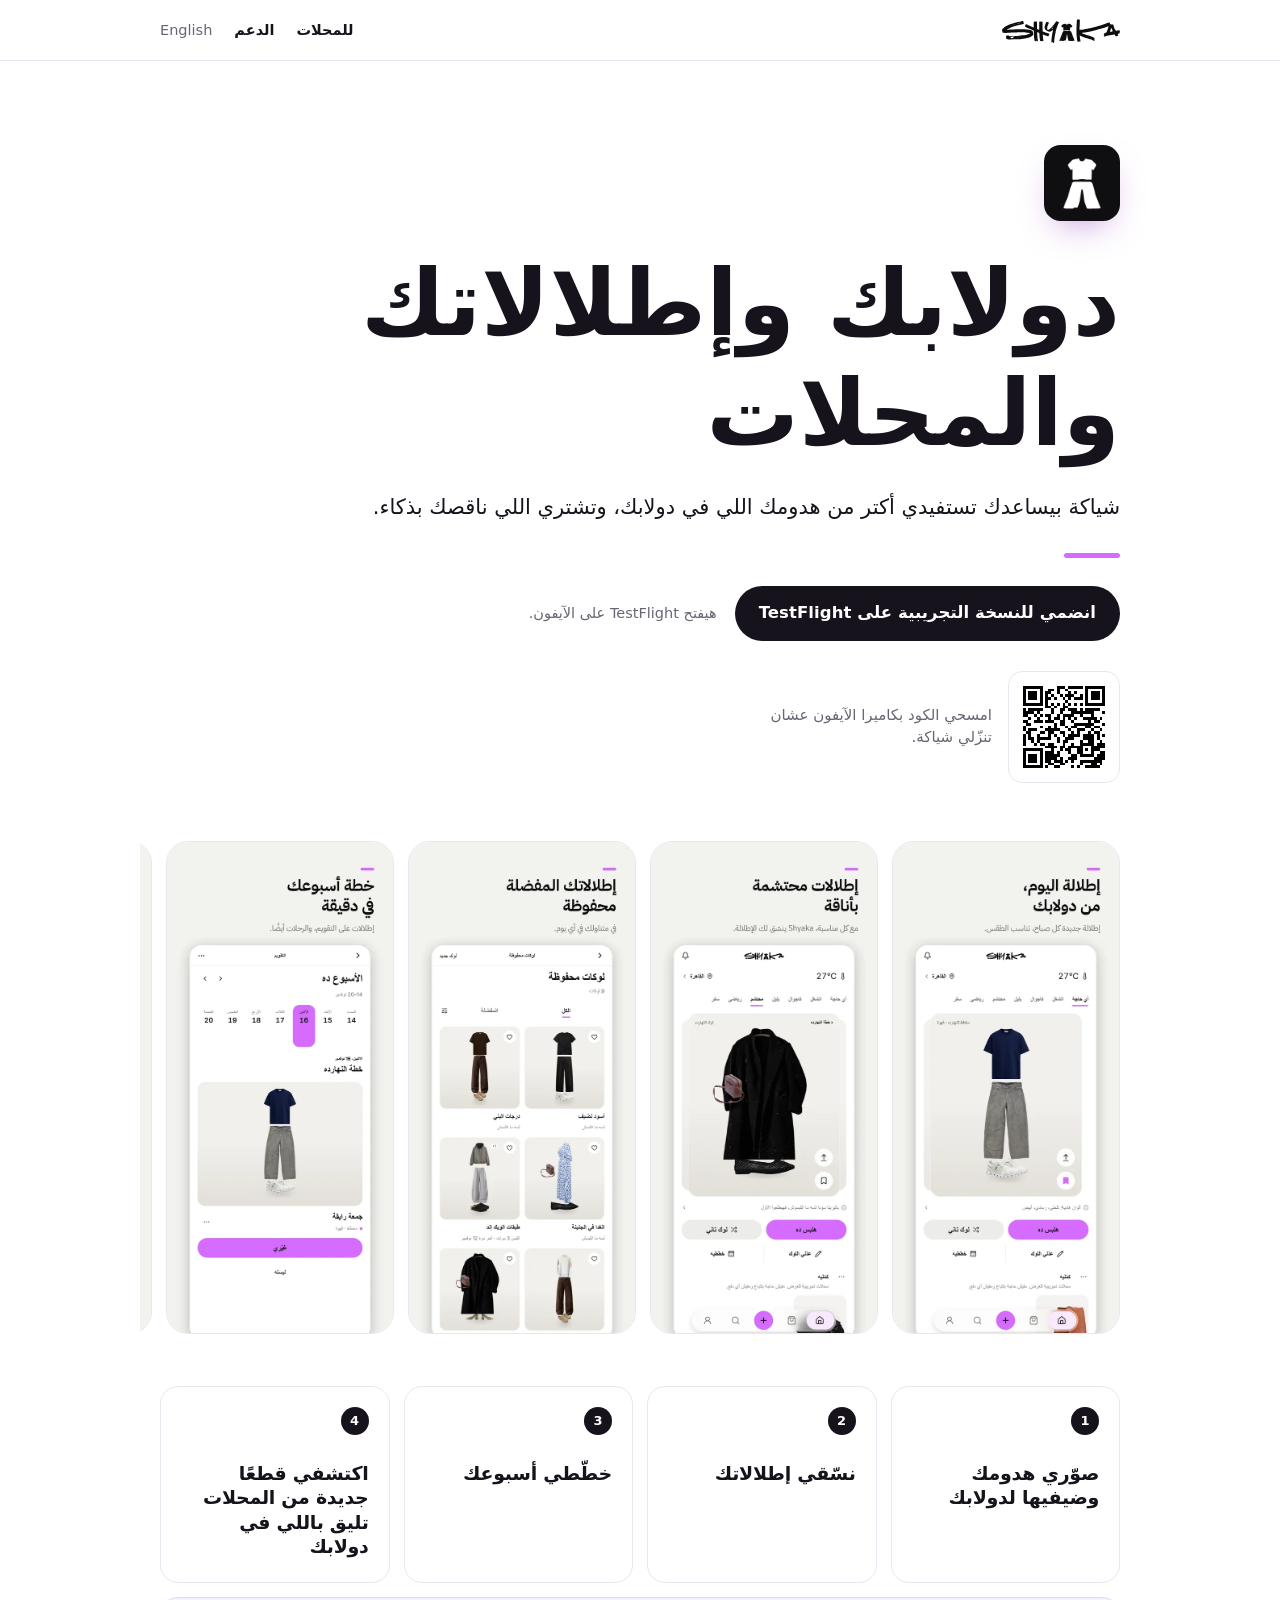
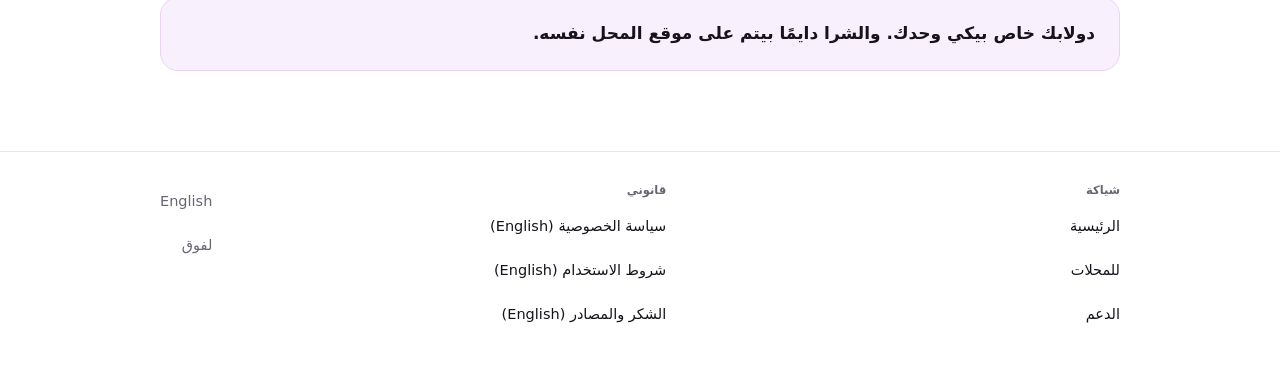
<file: index-ar.html>
<!doctype html>
<html lang="ar-EG" dir="rtl">
<head>
<meta charset="utf-8">
<!-- site:head -->
<meta name="viewport" content="width=device-width, initial-scale=1">
<title>شياكة: دولابك وإطلالاتك والمحلات</title>
<meta name="description" content="صوّري هدومك، نسّقي إطلالاتك، وخطّطي أسبوعك، واكتشفي قطعًا جديدة من المحلات تليق باللي في دولابك. ودولابك خاص بيكي وحدك.">
<meta name="theme-color" content="#ffffff">
<link rel="canonical" href="https://shyaka.art/index-ar.html">
<link rel="alternate" hreflang="en" href="https://shyaka.art/">
<link rel="alternate" hreflang="ar" href="https://shyaka.art/index-ar.html">
<link rel="alternate" hreflang="x-default" href="https://shyaka.art/">
<meta property="og:type" content="website">
<meta property="og:site_name" content="شياكة">
<meta property="og:locale" content="ar_EG">
<meta property="og:title" content="شياكة: دولابك وإطلالاتك والمحلات">
<meta property="og:description" content="صوّري هدومك، نسّقي إطلالاتك، وخطّطي أسبوعك، واكتشفي قطعًا جديدة من المحلات تليق باللي في دولابك. ودولابك خاص بيكي وحدك.">
<meta property="og:url" content="https://shyaka.art/index-ar.html">
<meta property="og:image" content="https://shyaka.art/og-image-ar.png">
<meta property="og:image:width" content="1200">
<meta property="og:image:height" content="630">
<meta property="og:image:alt" content="شياكة. دولابك وإطلالاتك والمحلات.">
<meta name="twitter:card" content="summary_large_image">
<meta name="twitter:title" content="شياكة: دولابك وإطلالاتك والمحلات">
<meta name="twitter:description" content="صوّري هدومك، نسّقي إطلالاتك، وخطّطي أسبوعك، واكتشفي قطعًا جديدة من المحلات تليق باللي في دولابك. ودولابك خاص بيكي وحدك.">
<meta name="twitter:image" content="https://shyaka.art/og-image-ar.png">
<link rel="icon" href="favicon.ico" sizes="any">
<link rel="icon" href="favicon.png" type="image/png" sizes="64x64">
<link rel="apple-touch-icon" href="apple-touch-icon.png">
<link rel="manifest" href="site.webmanifest">
<script>document.documentElement.className+=" js"</script>
<link rel="stylesheet" href="style.css?v=3a4cd510">
<script src="site.js?v=7aee2462" defer></script>
<script type="application/ld+json">{"@context":"https://schema.org","@type":"Organization","name":"Shyaka","url":"https://shyaka.art/","logo":"https://shyaka.art/logo.png","email":"support@shyaka.art"}</script>
<script type="application/ld+json">{"@context":"https://schema.org","@type":"WebSite","name":"Shyaka","url":"https://shyaka.art/","inLanguage":"ar-EG"}</script>
<!-- /site:head -->
</head>
<body class="prelaunch">
<!-- site:header -->
<a class="skip" href="#content">تخطّي إلى المحتوى</a>
<header class="site-header"><div class="bar">
<a class="brand" href="https://shyaka.art/"><img src="wordmark.svg" width="150" height="33" alt="شياكة"></a>
<nav class="site-nav" aria-label="القايمة الرئيسية"><a href="shops-ar.html">للمحلات</a><a href="support-ar.html">الدعم</a><a class="lang" href="index.html" hreflang="en" lang="en">English</a></nav>
</div></header>
<!-- /site:header -->
<main id="content" class="home">
<section class="hero">
<img class="app-icon" src="logo.png" width="76" height="76" alt="">
<h1>دولابك وإطلالاتك والمحلات</h1>
<p class="lead">شياكة بيساعدك تستفيدي أكتر من هدومك اللي في دولابك، وتشتري اللي ناقصك بذكاء.</p>
<div class="hero-rule"></div>
<!-- Same release-day switch as index.html: remove class="prelaunch" from <body> on release day, then run node scripts/site-build.mjs. -->
<p class="store-only"><a class="badge" href="https://apps.apple.com/app/id6819894024"><img src="app-store-badge.svg" width="162" height="54" alt="Download on the App Store"></a></p>
<p class="cta testflight-only"><a class="button" href="https://testflight.apple.com/join/8vx1mxqZ">انضمي للنسخة التجريبية على TestFlight</a><span class="meta">هيفتح TestFlight على الآيفون.</span></p>
<div class="qr testflight-only"><img src="img/qr-beta.svg" width="112" height="112" alt="كود QR بيفتح النسخة التجريبية على TestFlight"><p>امسحي الكود بكاميرا الآيفون عشان تنزّلي شياكة.</p></div>
<div class="qr store-only"><img src="img/qr-store.svg" width="112" height="112" alt="كود QR بيفتح شياكة على App Store"><p>امسحي الكود بكاميرا الآيفون عشان تنزّلي شياكة.</p></div>
</section>
<section class="shots" aria-label="صور من التطبيق">
<ul class="shot-strip" tabindex="0">
<li><img src="img/shot-ar-1.webp" width="560" height="1217" loading="lazy" decoding="async" alt="إطلالة اليوم، من دولابك. إطلالة جديدة كل صباح، تناسب الطقس."></li>
<li><img src="img/shot-ar-2.webp" width="560" height="1217" loading="lazy" decoding="async" alt="إطلالات محتشمة بأناقة. مع كل مناسبة، شياكة بينسق لك الإطلالة."></li>
<li><img src="img/shot-ar-3.webp" width="560" height="1217" loading="lazy" decoding="async" alt="إطلالاتك المفضلة محفوظة. في متناولك في أي يوم."></li>
<li><img src="img/shot-ar-4.webp" width="560" height="1217" loading="lazy" decoding="async" alt="خطة أسبوعك في دقيقة. إطلالات على التقويم، والرحلات أيضًا."></li>
<li><img src="img/shot-ar-5.webp" width="560" height="1217" loading="lazy" decoding="async" alt="دولابك كله في جيبك. كل قطعة مفصولة عن خلفيتها ومرتبة."></li>
<li><img src="img/shot-ar-6.webp" width="560" height="1217" loading="lazy" decoding="async" alt="إطلالاتك، وناسك. انشري إطلالة، وتابعي صحابك، وخلّيها خاصة لو حبيتي."></li>
</ul>
</section>
<ul class="features">
<li class="reveal"><span class="num">1</span><strong>صوّري هدومك وضيفيها لدولابك</strong></li>
<li class="reveal"><span class="num">2</span><strong>نسّقي إطلالاتك</strong></li>
<li class="reveal"><span class="num">3</span><strong>خطّطي أسبوعك</strong></li>
<li class="reveal"><span class="num">4</span><strong>اكتشفي قطعًا جديدة من المحلات تليق باللي في دولابك</strong></li>
</ul>
<p class="note reveal">دولابك خاص بيكي وحدك. والشرا دايمًا بيتم على موقع المحل نفسه.</p>
</main>
<!-- site:footer -->
<footer class="site-footer"><div class="foot">
<nav class="foot-col" aria-label="شياكة"><p class="foot-h">شياكة</p><a href="index-ar.html">الرئيسية</a><a href="shops-ar.html">للمحلات</a><a href="support-ar.html">الدعم</a></nav>
<nav class="foot-col" aria-label="قانوني"><p class="foot-h">قانوني</p><a href="privacy.html">سياسة الخصوصية (English)</a><a href="terms.html">شروط الاستخدام (English)</a><a href="credits.html">الشكر والمصادر (English)</a></nav>
<p class="foot-end"><a class="lang" href="index.html" hreflang="en" lang="en">English</a><a class="top" href="#content">لفوق</a></p>
</div></footer>
<!-- /site:footer -->
</body>
</html>
</file>
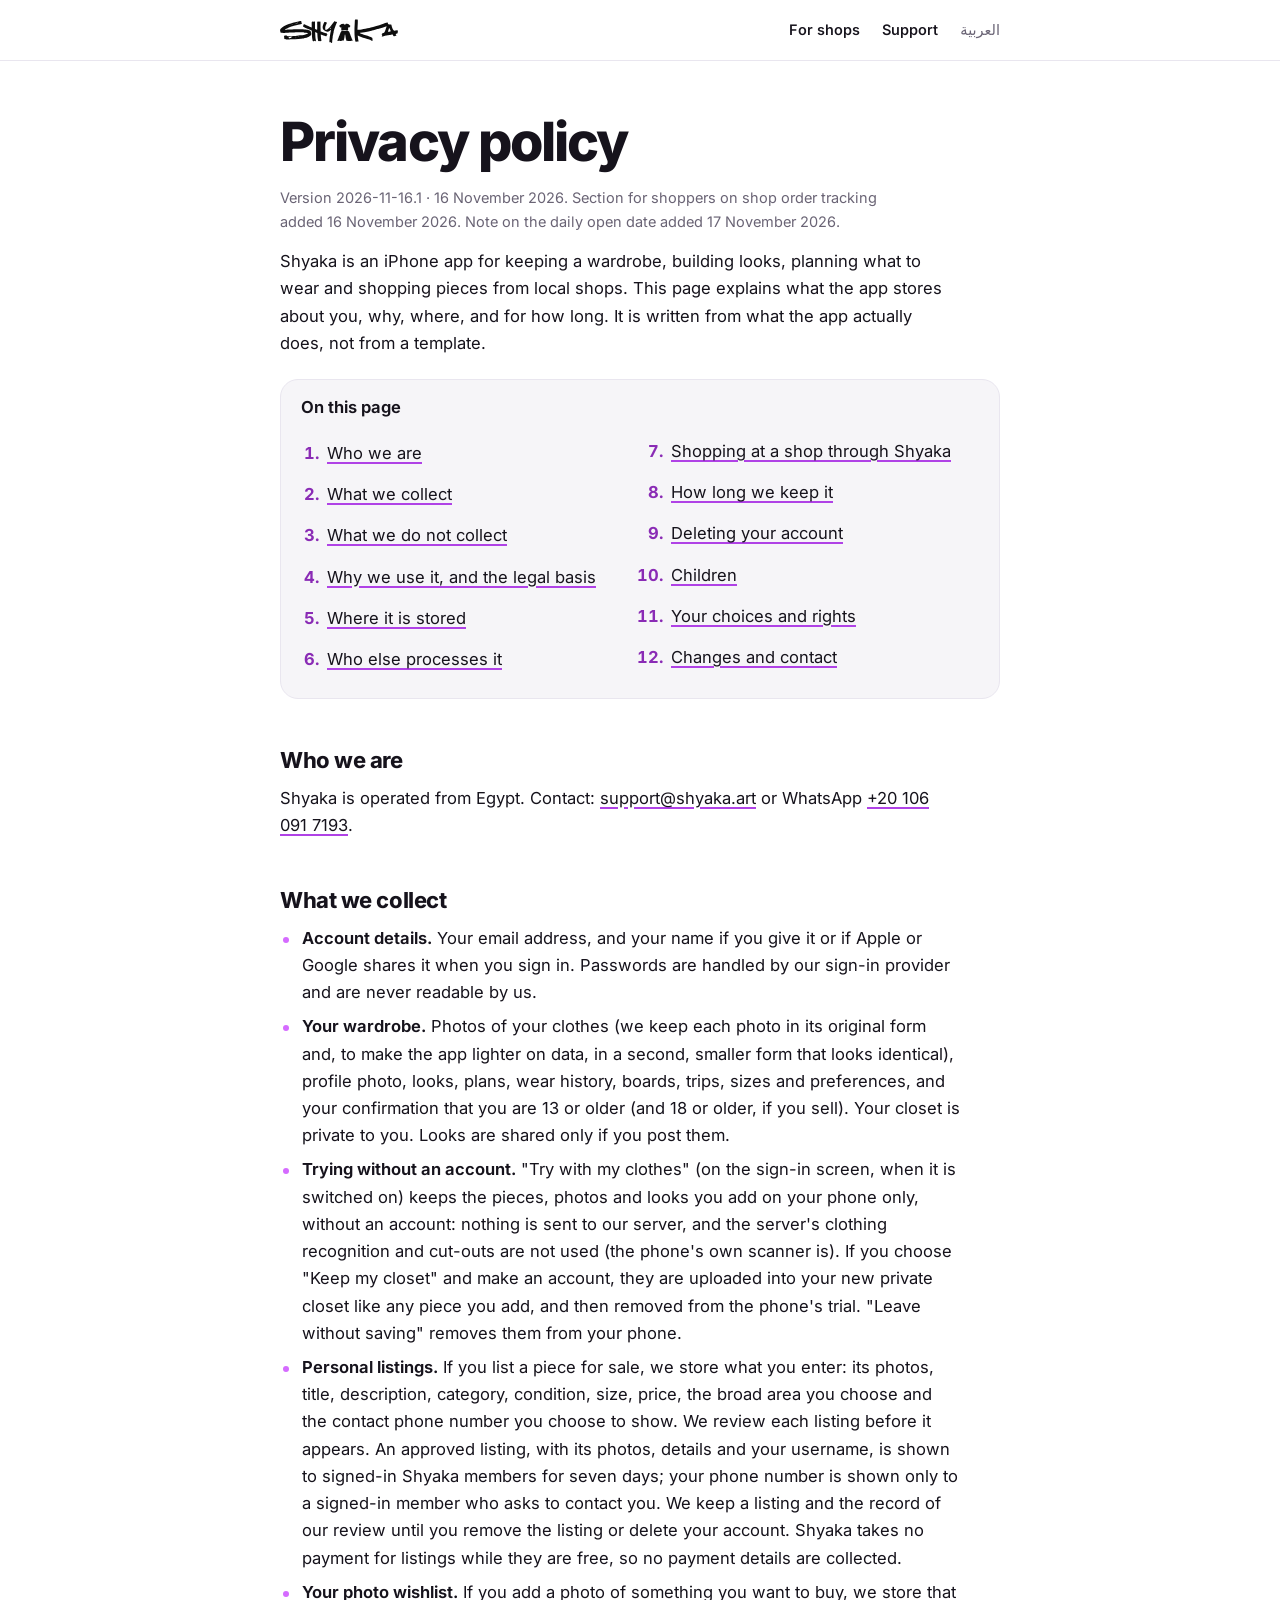
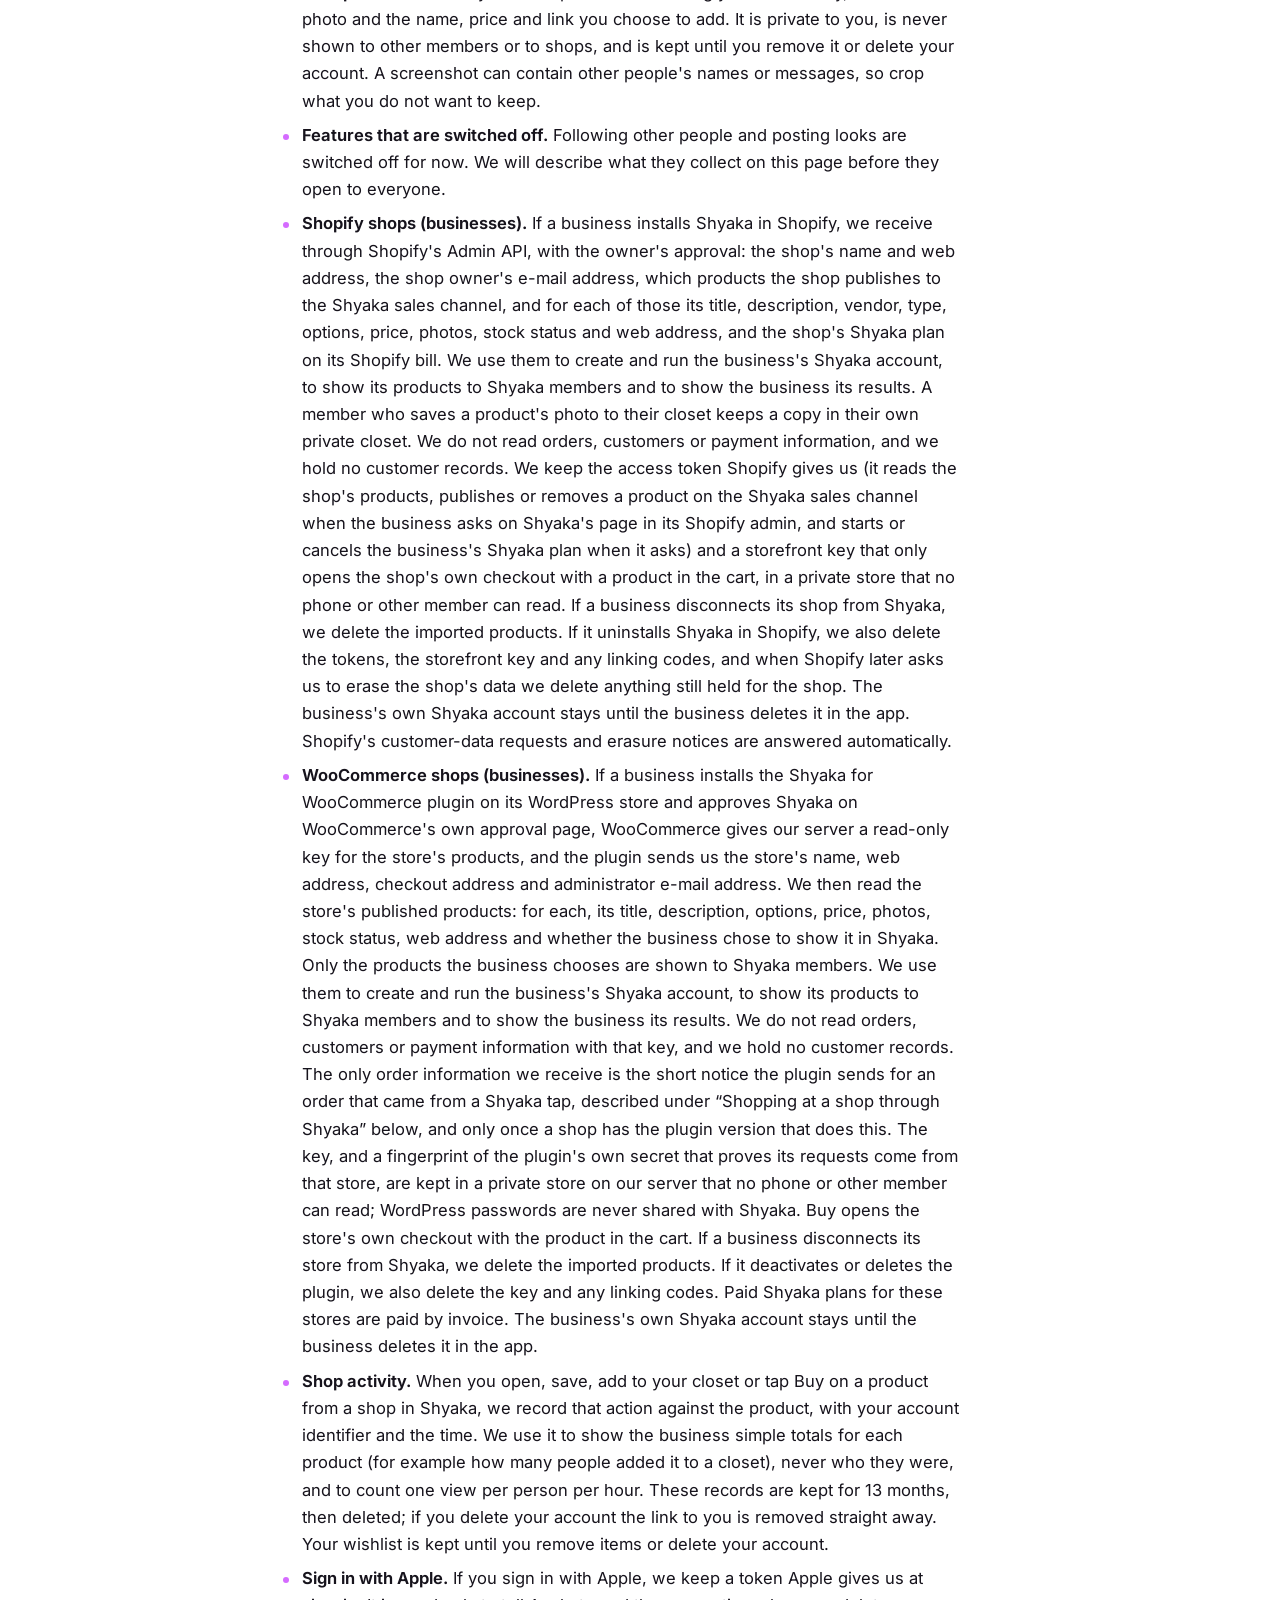
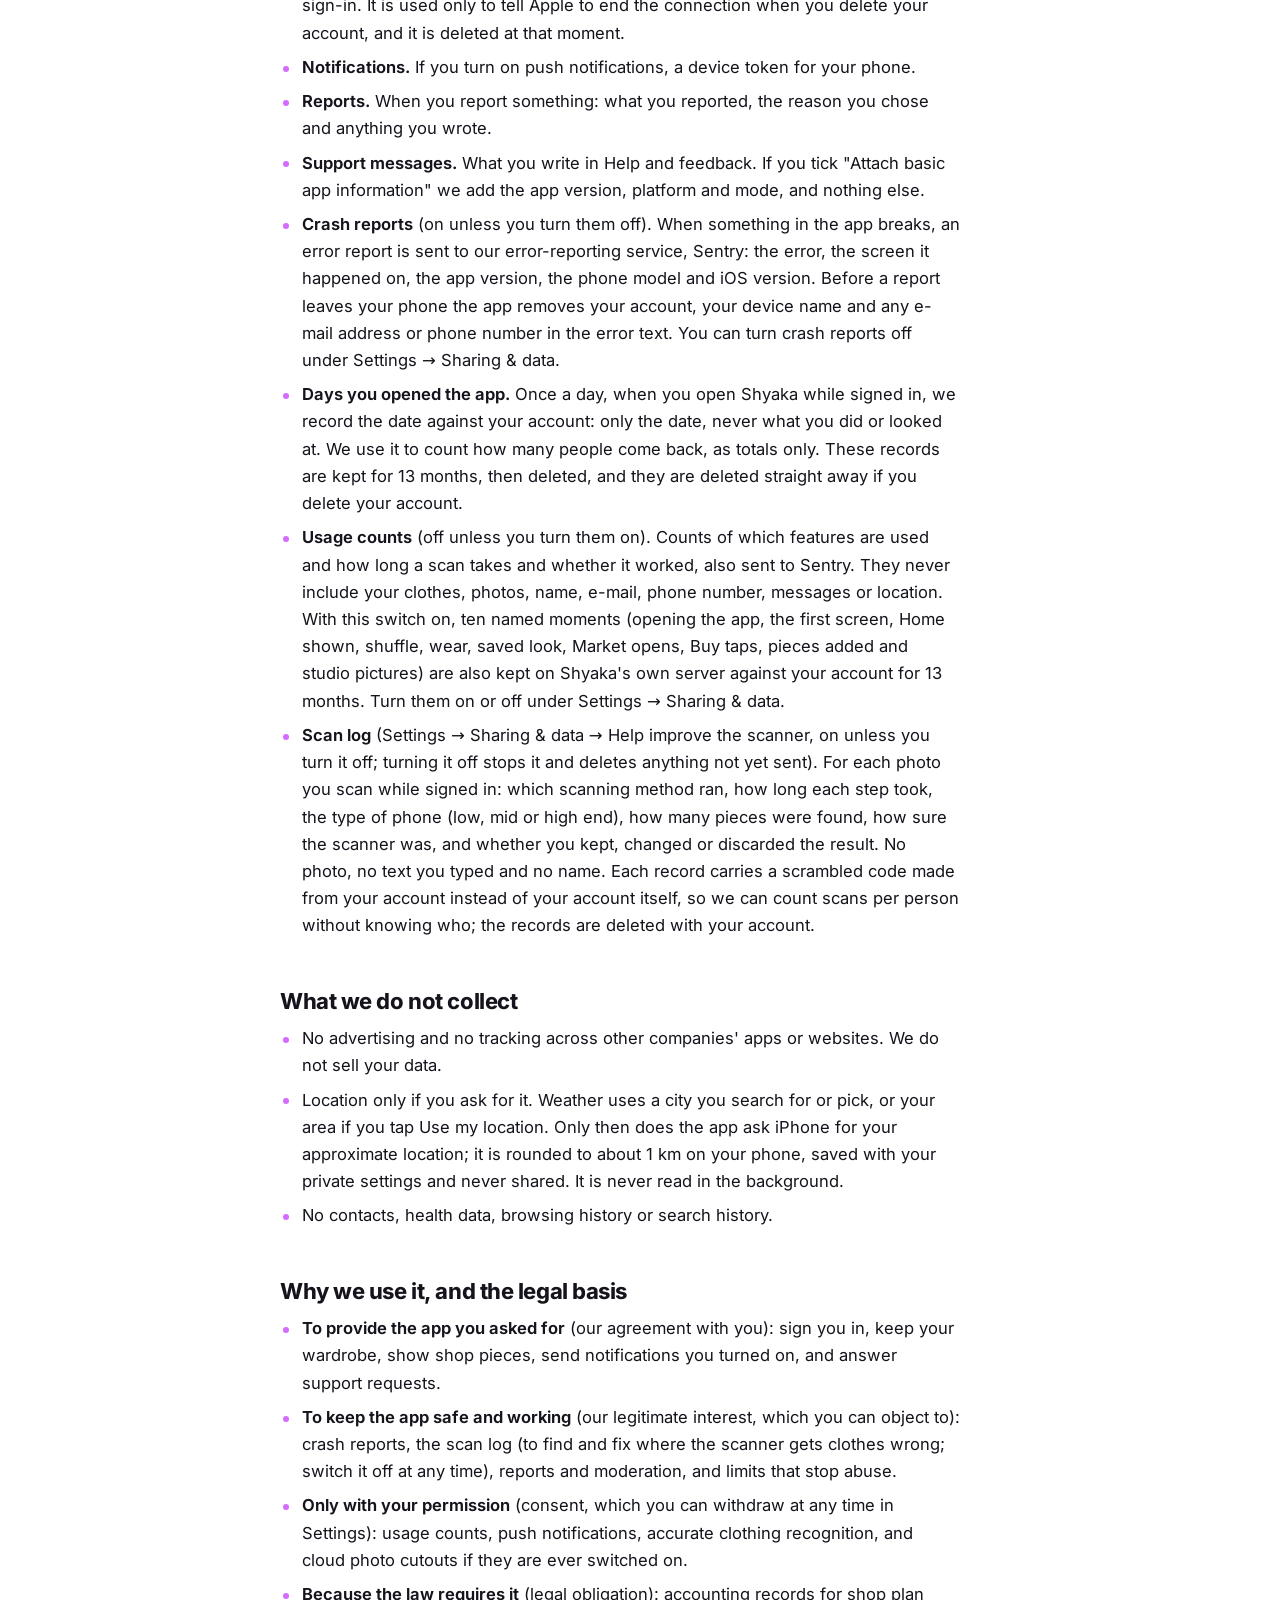
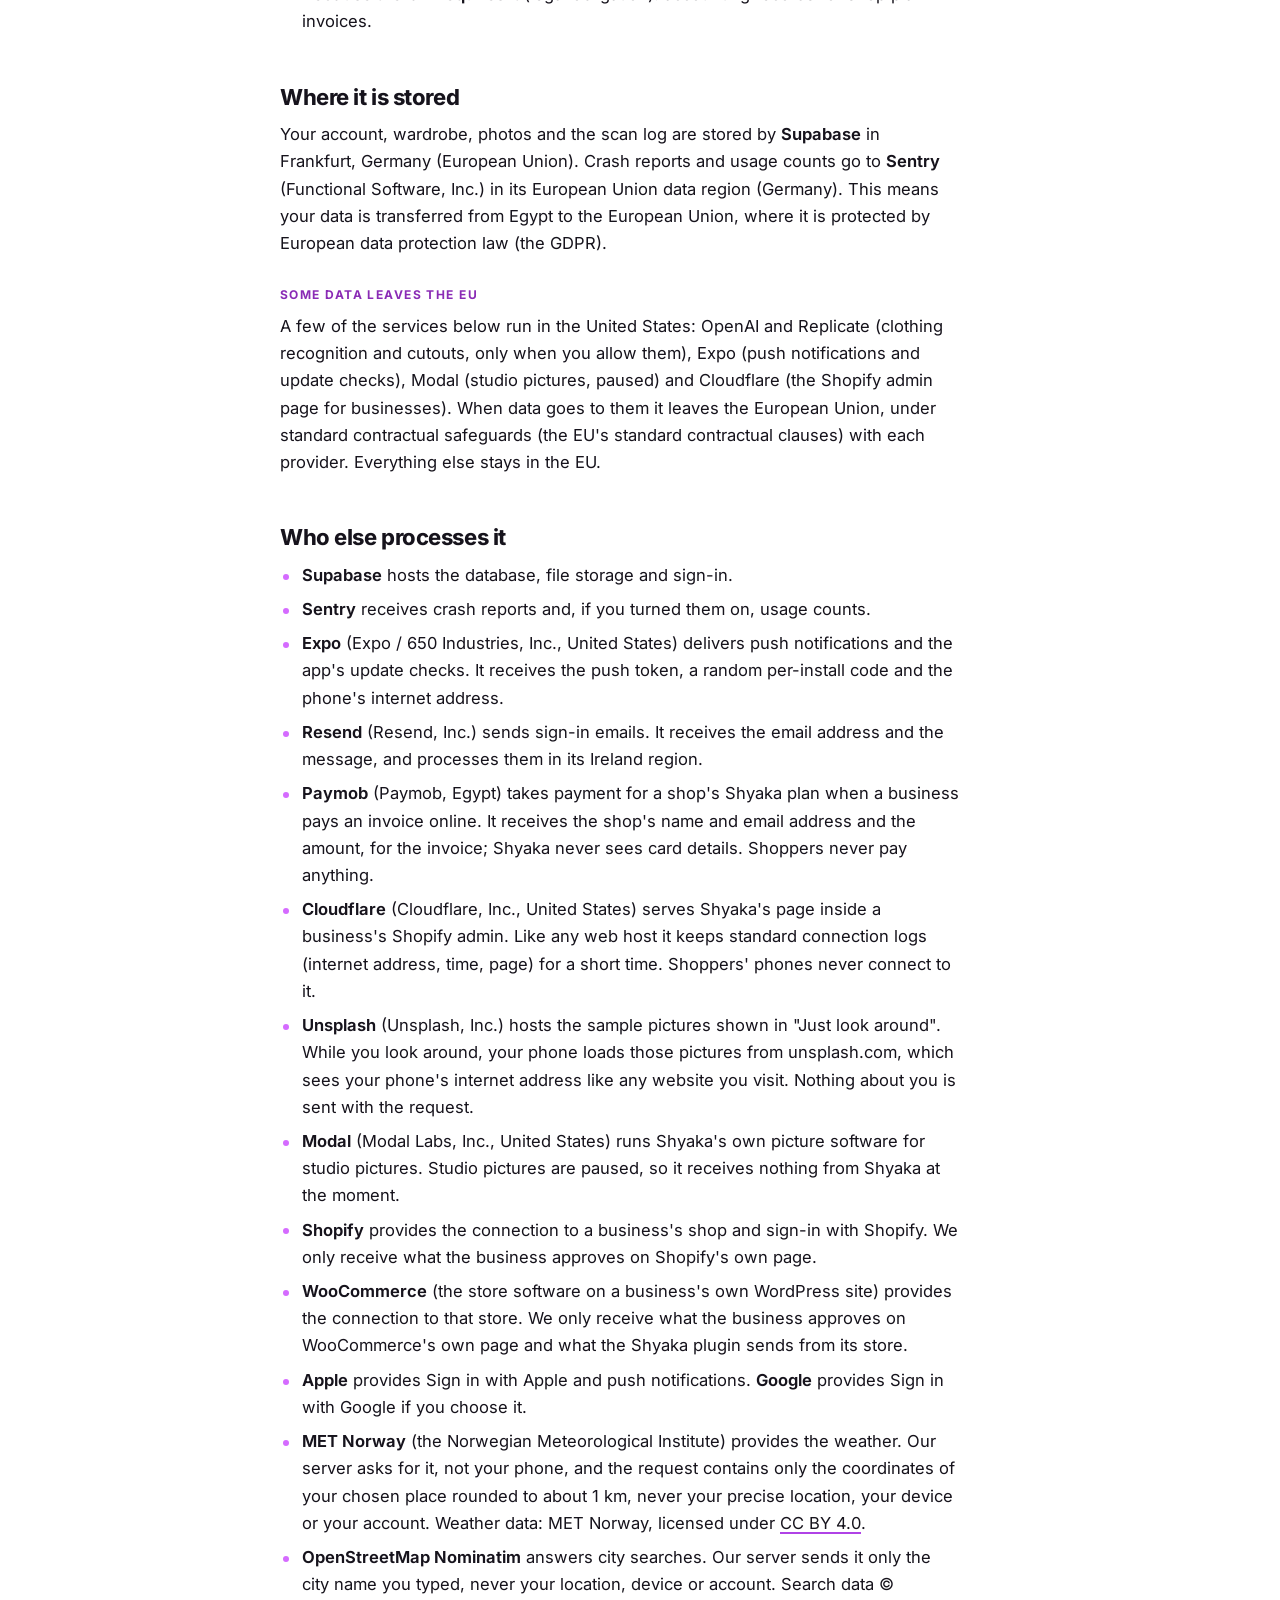
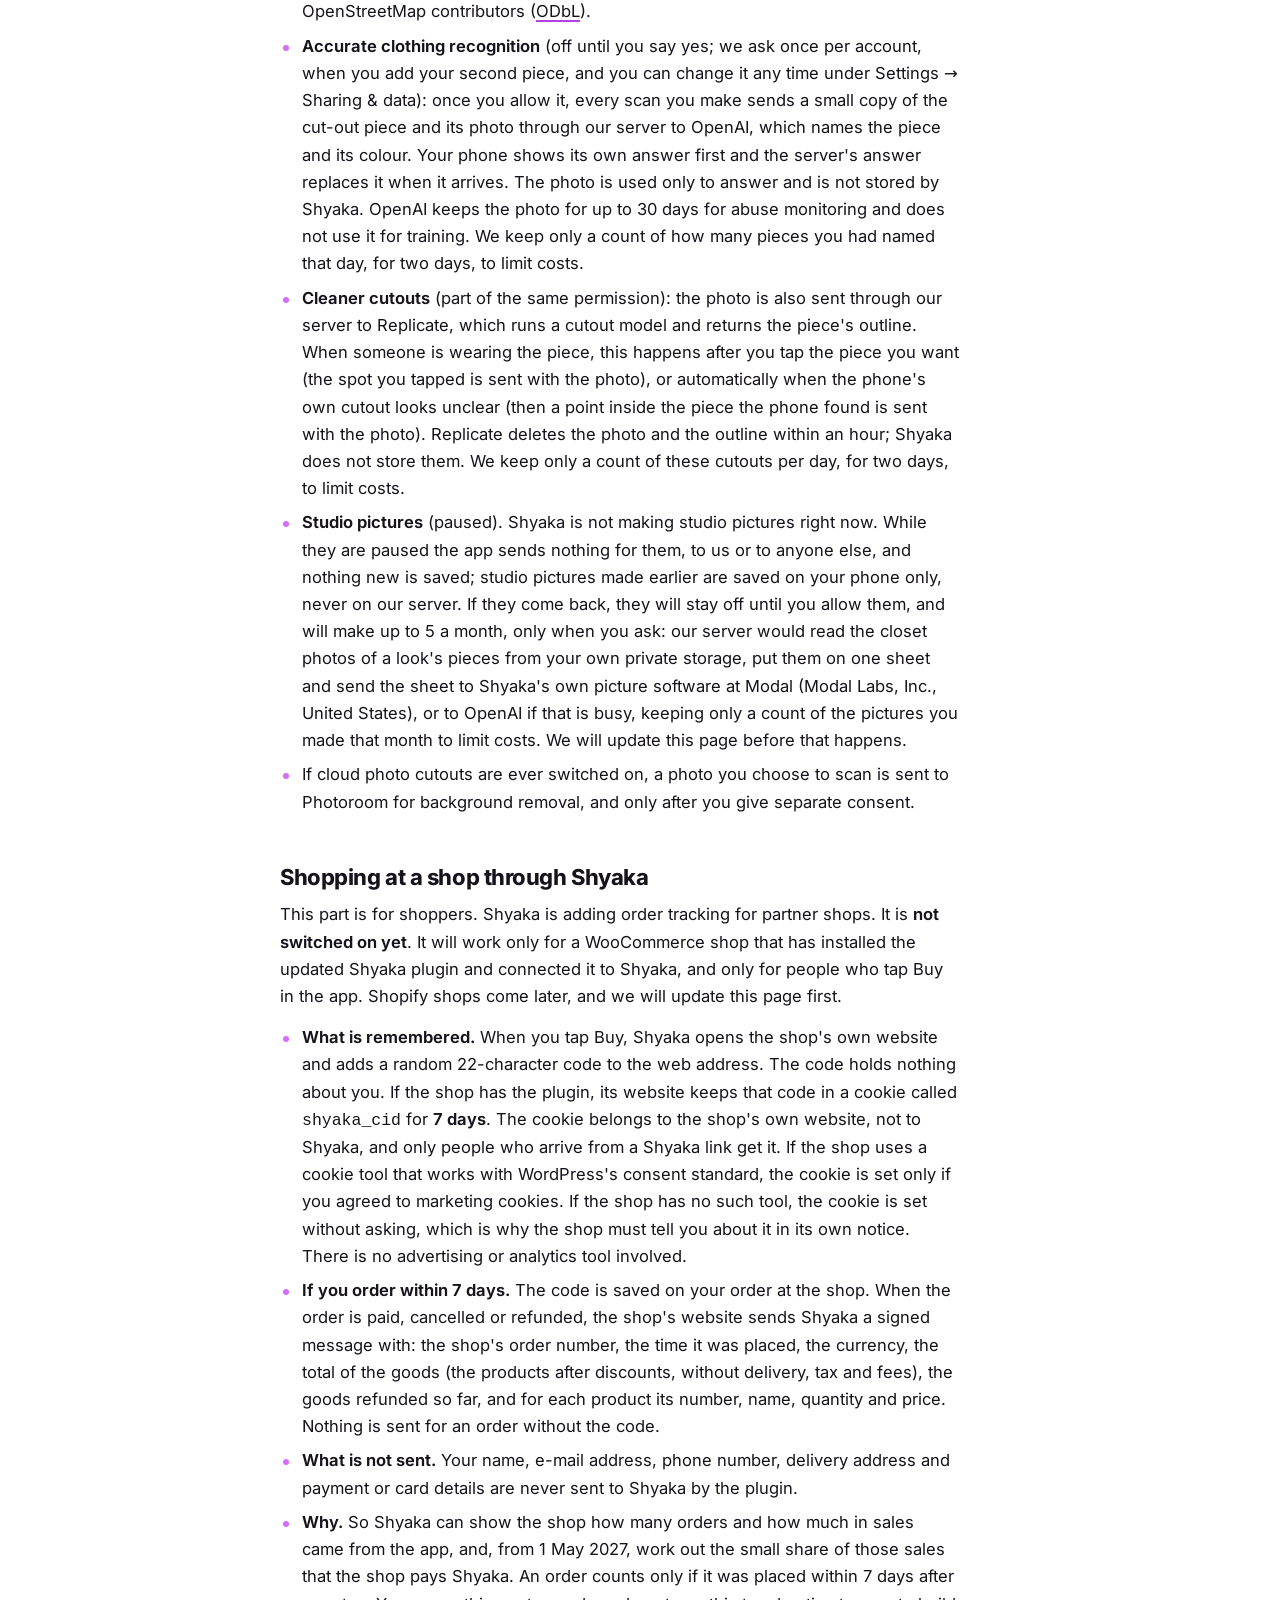
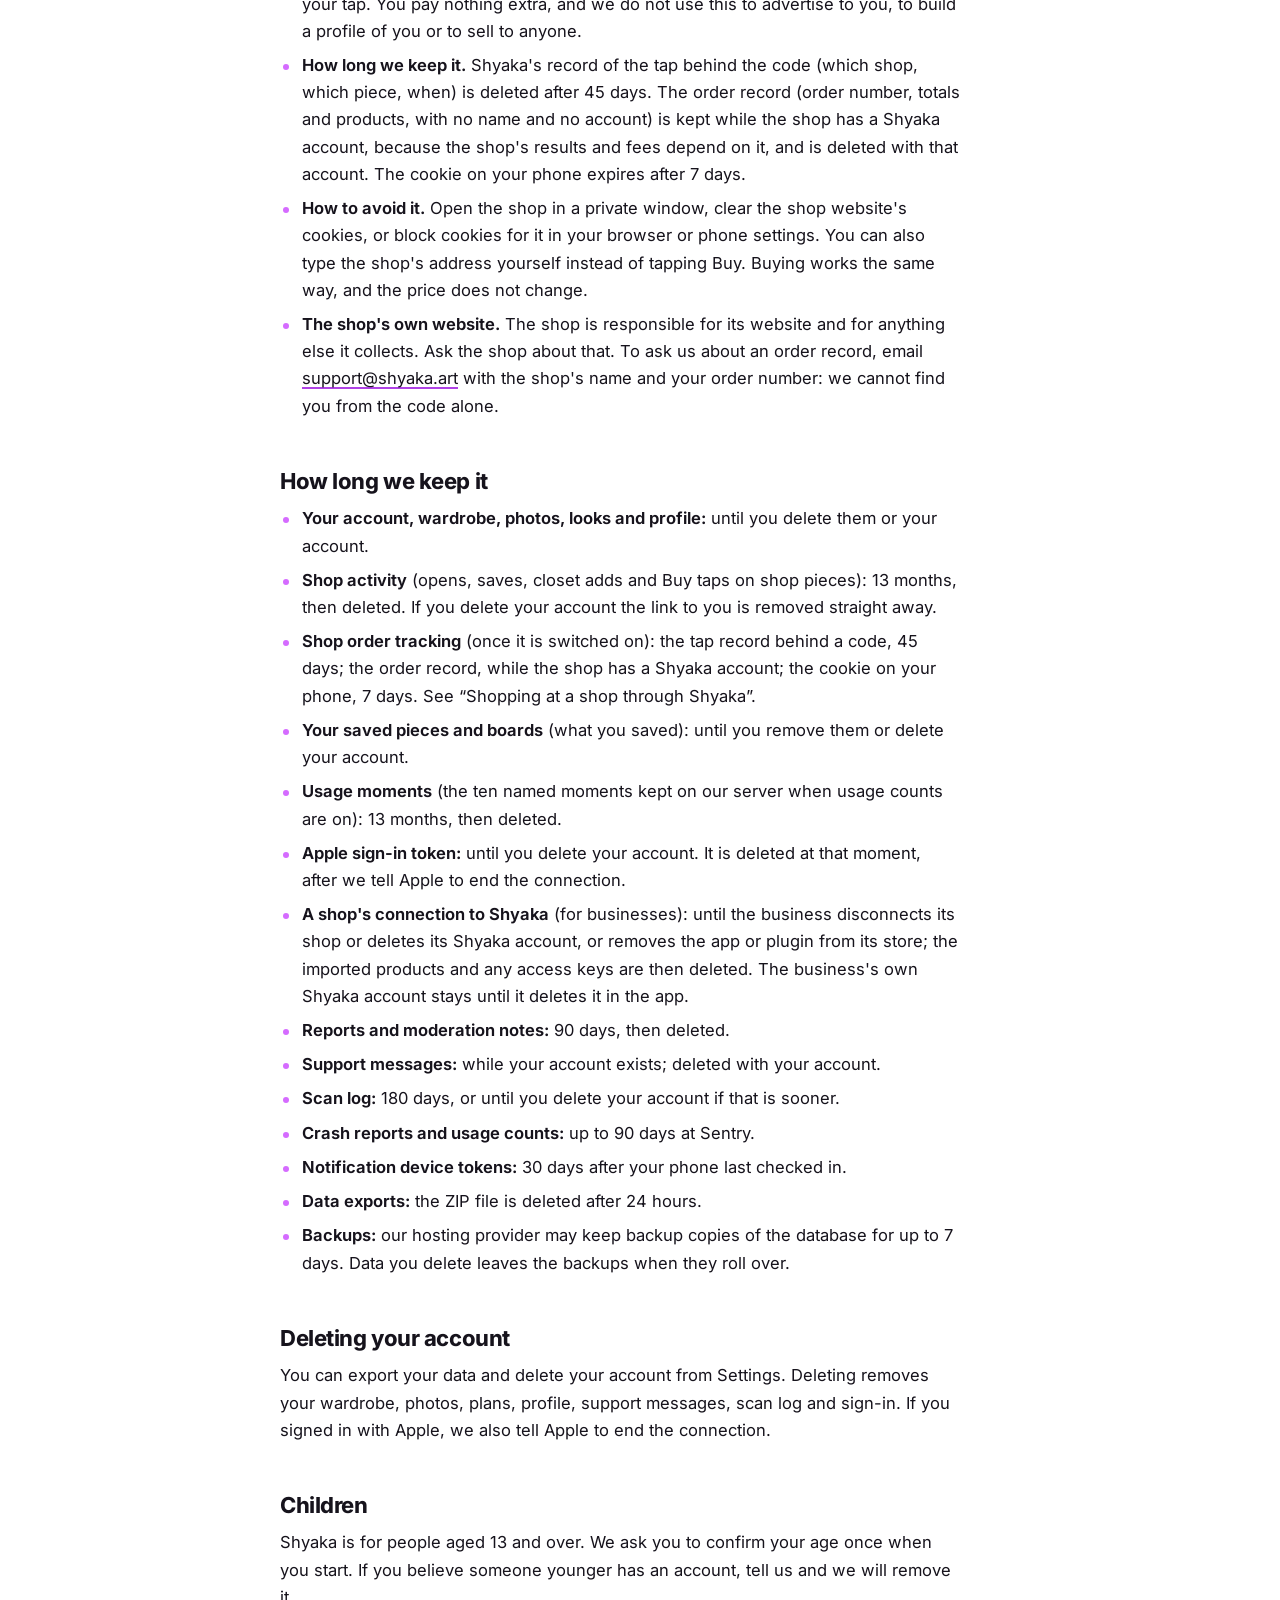
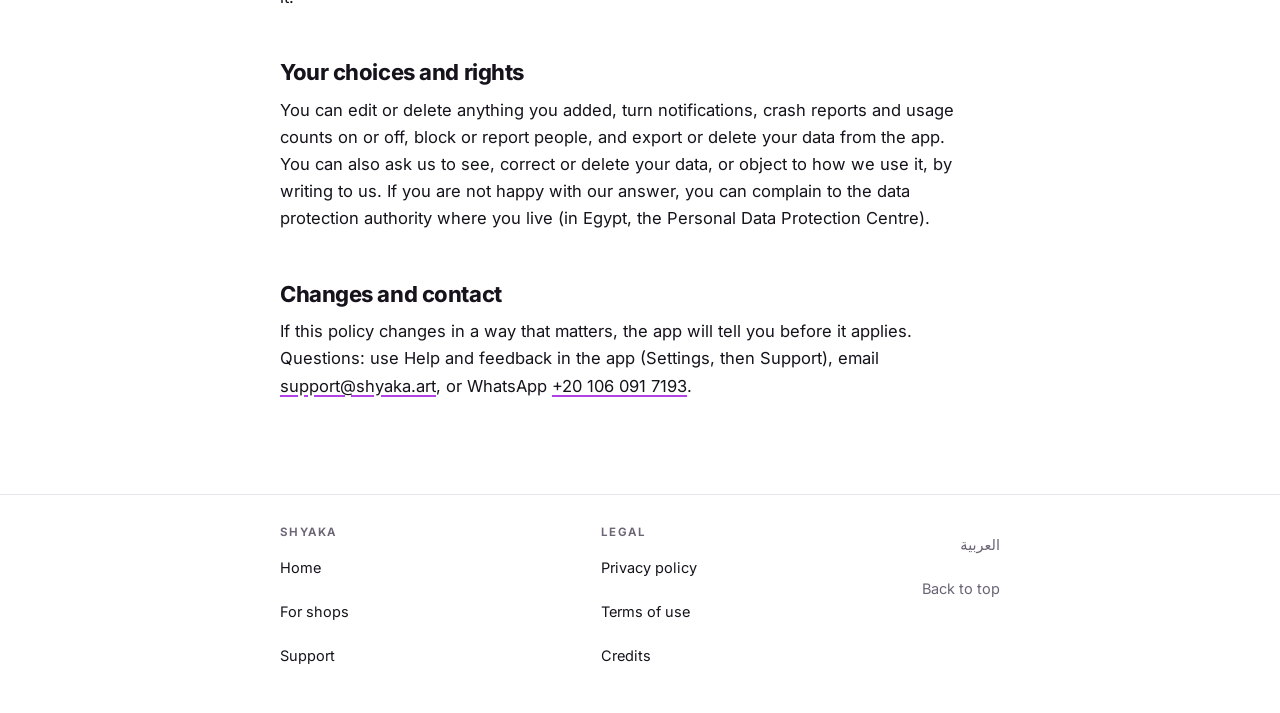
<file: privacy.html>
<!doctype html>
<html lang="en-GB">
<head>
<meta charset="utf-8">
<!-- site:head -->
<meta name="viewport" content="width=device-width, initial-scale=1">
<title>Shyaka privacy policy</title>
<meta name="description" content="What the Shyaka app stores about you, why, where, and for how long.">
<meta name="theme-color" content="#ffffff">
<link rel="canonical" href="https://shyaka.art/privacy.html">
<meta property="og:type" content="website">
<meta property="og:site_name" content="Shyaka">
<meta property="og:locale" content="en_GB">
<meta property="og:title" content="Shyaka privacy policy">
<meta property="og:description" content="What the Shyaka app stores about you, why, where, and for how long.">
<meta property="og:url" content="https://shyaka.art/privacy.html">
<meta property="og:image" content="https://shyaka.art/og-image.png">
<meta property="og:image:width" content="1200">
<meta property="og:image:height" content="630">
<meta property="og:image:alt" content="Shyaka. Made for rewearing.">
<meta name="twitter:card" content="summary_large_image">
<meta name="twitter:title" content="Shyaka privacy policy">
<meta name="twitter:description" content="What the Shyaka app stores about you, why, where, and for how long.">
<meta name="twitter:image" content="https://shyaka.art/og-image.png">
<link rel="icon" href="favicon.ico" sizes="any">
<link rel="icon" href="favicon.png" type="image/png" sizes="64x64">
<link rel="apple-touch-icon" href="apple-touch-icon.png">
<link rel="manifest" href="site.webmanifest">
<script>document.documentElement.className+=" js"</script>
<link rel="stylesheet" href="style.css?v=3a4cd510">
<script src="site.js?v=7aee2462" defer></script>
<!-- /site:head -->
</head>
<body>
<!-- site:header -->
<a class="skip" href="#content">Skip to content</a>
<header class="site-header"><div class="bar">
<a class="brand" href="https://shyaka.art/"><img src="wordmark.svg" width="150" height="33" alt="Shyaka"></a>
<nav class="site-nav" aria-label="Main"><a href="shops.html">For shops</a><a href="support.html">Support</a><a class="lang" href="index-ar.html" hreflang="ar" lang="ar">العربية</a></nav>
</div></header>
<!-- /site:header -->
<main id="content">
<h1>Privacy policy</h1>
<p class="meta">Version 2026-11-16.1 · 16 November 2026. Section for shoppers on shop order tracking added 16 November 2026. Note on the daily open date added 17 November 2026.</p>

<p>Shyaka is an iPhone app for keeping a wardrobe, building looks, planning what to wear and shopping pieces from local shops. This page explains what the app stores about you, why, where, and for how long. It is written from what the app actually does, not from a template.</p>
<!-- site:toc -->
<details class="toc" open><summary>On this page</summary><ol><li><a href="#who-we-are">Who we are</a></li><li><a href="#what-we-collect">What we collect</a></li><li><a href="#what-we-do-not-collect">What we do not collect</a></li><li><a href="#why-we-use-it-and-the-legal-basis">Why we use it, and the legal basis</a></li><li><a href="#where-it-is-stored">Where it is stored</a></li><li><a href="#who-else-processes-it">Who else processes it</a></li><li><a href="#shopping-at-a-shop-through-shyaka">Shopping at a shop through Shyaka</a></li><li><a href="#how-long-we-keep-it">How long we keep it</a></li><li><a href="#deleting-your-account">Deleting your account</a></li><li><a href="#children">Children</a></li><li><a href="#your-choices-and-rights">Your choices and rights</a></li><li><a href="#changes-and-contact">Changes and contact</a></li></ol></details>
<!-- /site:toc -->

<h2 id="who-we-are">Who we are</h2>
<p>Shyaka is operated from Egypt. Contact: <a href="mailto:support@shyaka.art">support@shyaka.art</a> or WhatsApp <a href="https://wa.me/201060917193">+20 106 091 7193</a>.</p>

<h2 id="what-we-collect">What we collect</h2>
<ul>
<li><strong>Account details.</strong> Your email address, and your name if you give it or if Apple or Google shares it when you sign in. Passwords are handled by our sign-in provider and are never readable by us.</li>
<li><strong>Your wardrobe.</strong> Photos of your clothes (we keep each photo in its original form and, to make the app lighter on data, in a second, smaller form that looks identical), profile photo, looks, plans, wear history, boards, trips, sizes and preferences, and your confirmation that you are 13 or older (and 18 or older, if you sell). Your closet is private to you. Looks are shared only if you post them.</li>
<li><strong>Trying without an account.</strong> "Try with my clothes" (on the sign-in screen, when it is switched on) keeps the pieces, photos and looks you add on your phone only, without an account: nothing is sent to our server, and the server's clothing recognition and cut-outs are not used (the phone's own scanner is). If you choose "Keep my closet" and make an account, they are uploaded into your new private closet like any piece you add, and then removed from the phone's trial. "Leave without saving" removes them from your phone.</li>
<li><strong>Personal listings.</strong> If you list a piece for sale, we store what you enter: its photos, title, description, category, condition, size, price, the broad area you choose and the contact phone number you choose to show. We review each listing before it appears. An approved listing, with its photos, details and your username, is shown to signed-in Shyaka members for seven days; your phone number is shown only to a signed-in member who asks to contact you. We keep a listing and the record of our review until you remove the listing or delete your account. Shyaka takes no payment for listings while they are free, so no payment details are collected.</li>
<li><strong>Your photo wishlist.</strong> If you add a photo of something you want to buy, we store that photo and the name, price and link you choose to add. It is private to you, is never shown to other members or to shops, and is kept until you remove it or delete your account. A screenshot can contain other people's names or messages, so crop what you do not want to keep.</li>
<li><strong>Features that are switched off.</strong> Following other people and posting looks are switched off for now. We will describe what they collect on this page before they open to everyone.</li>
<li><strong>Shopify shops (businesses).</strong> If a business installs Shyaka in Shopify, we receive through Shopify's Admin API, with the owner's approval: the shop's name and web address, the shop owner's e-mail address, which products the shop publishes to the Shyaka sales channel, and for each of those its title, description, vendor, type, options, price, photos, stock status and web address, and the shop's Shyaka plan on its Shopify bill. We use them to create and run the business's Shyaka account, to show its products to Shyaka members and to show the business its results. A member who saves a product's photo to their closet keeps a copy in their own private closet. We do not read orders, customers or payment information, and we hold no customer records. We keep the access token Shopify gives us (it reads the shop's products, publishes or removes a product on the Shyaka sales channel when the business asks on Shyaka's page in its Shopify admin, and starts or cancels the business's Shyaka plan when it asks) and a storefront key that only opens the shop's own checkout with a product in the cart, in a private store that no phone or other member can read. If a business disconnects its shop from Shyaka, we delete the imported products. If it uninstalls Shyaka in Shopify, we also delete the tokens, the storefront key and any linking codes, and when Shopify later asks us to erase the shop's data we delete anything still held for the shop. The business's own Shyaka account stays until the business deletes it in the app. Shopify's customer-data requests and erasure notices are answered automatically.</li>
<li><strong>WooCommerce shops (businesses).</strong> If a business installs the Shyaka for WooCommerce plugin on its WordPress store and approves Shyaka on WooCommerce's own approval page, WooCommerce gives our server a read-only key for the store's products, and the plugin sends us the store's name, web address, checkout address and administrator e-mail address. We then read the store's published products: for each, its title, description, options, price, photos, stock status, web address and whether the business chose to show it in Shyaka. Only the products the business chooses are shown to Shyaka members. We use them to create and run the business's Shyaka account, to show its products to Shyaka members and to show the business its results. We do not read orders, customers or payment information with that key, and we hold no customer records. The only order information we receive is the short notice the plugin sends for an order that came from a Shyaka tap, described under &ldquo;Shopping at a shop through Shyaka&rdquo; below, and only once a shop has the plugin version that does this. The key, and a fingerprint of the plugin's own secret that proves its requests come from that store, are kept in a private store on our server that no phone or other member can read; WordPress passwords are never shared with Shyaka. Buy opens the store's own checkout with the product in the cart. If a business disconnects its store from Shyaka, we delete the imported products. If it deactivates or deletes the plugin, we also delete the key and any linking codes. Paid Shyaka plans for these stores are paid by invoice. The business's own Shyaka account stays until the business deletes it in the app.</li>
<li><strong>Shop activity.</strong> When you open, save, add to your closet or tap Buy on a product from a shop in Shyaka, we record that action against the product, with your account identifier and the time. We use it to show the business simple totals for each product (for example how many people added it to a closet), never who they were, and to count one view per person per hour. These records are kept for 13 months, then deleted; if you delete your account the link to you is removed straight away. Your wishlist is kept until you remove items or delete your account.</li>
<li><strong>Sign in with Apple.</strong> If you sign in with Apple, we keep a token Apple gives us at sign-in. It is used only to tell Apple to end the connection when you delete your account, and it is deleted at that moment.</li>
<li><strong>Notifications.</strong> If you turn on push notifications, a device token for your phone.</li>
<li><strong>Reports.</strong> When you report something: what you reported, the reason you chose and anything you wrote.</li>
<li><strong>Support messages.</strong> What you write in Help and feedback. If you tick "Attach basic app information" we add the app version, platform and mode, and nothing else.</li>
<li><strong>Crash reports</strong> (on unless you turn them off). When something in the app breaks, an error report is sent to our error-reporting service, Sentry: the error, the screen it happened on, the app version, the phone model and iOS version. Before a report leaves your phone the app removes your account, your device name and any e-mail address or phone number in the error text. You can turn crash reports off under Settings → Sharing &amp; data.</li>
<li><strong>Days you opened the app.</strong> Once a day, when you open Shyaka while signed in, we record the date against your account: only the date, never what you did or looked at. We use it to count how many people come back, as totals only. These records are kept for 13 months, then deleted, and they are deleted straight away if you delete your account.</li>
<li><strong>Usage counts</strong> (off unless you turn them on). Counts of which features are used and how long a scan takes and whether it worked, also sent to Sentry. They never include your clothes, photos, name, e-mail, phone number, messages or location. With this switch on, ten named moments (opening the app, the first screen, Home shown, shuffle, wear, saved look, Market opens, Buy taps, pieces added and studio pictures) are also kept on Shyaka's own server against your account for 13 months. Turn them on or off under Settings → Sharing &amp; data.</li>
<li><strong>Scan log</strong> (Settings → Sharing &amp; data → Help improve the scanner, on unless you turn it off; turning it off stops it and deletes anything not yet sent). For each photo you scan while signed in: which scanning method ran, how long each step took, the type of phone (low, mid or high end), how many pieces were found, how sure the scanner was, and whether you kept, changed or discarded the result. No photo, no text you typed and no name. Each record carries a scrambled code made from your account instead of your account itself, so we can count scans per person without knowing who; the records are deleted with your account.</li>
</ul>

<h2 id="what-we-do-not-collect">What we do not collect</h2>
<ul>
<li>No advertising and no tracking across other companies' apps or websites. We do not sell your data.</li>
<li>Location only if you ask for it. Weather uses a city you search for or pick, or your area if you tap Use my location. Only then does the app ask iPhone for your approximate location; it is rounded to about 1 km on your phone, saved with your private settings and never shared. It is never read in the background.</li>
<li>No contacts, health data, browsing history or search history.</li>
</ul>

<h2 id="why-we-use-it-and-the-legal-basis">Why we use it, and the legal basis</h2>
<ul>
<li><strong>To provide the app you asked for</strong> (our agreement with you): sign you in, keep your wardrobe, show shop pieces, send notifications you turned on, and answer support requests.</li>
<li><strong>To keep the app safe and working</strong> (our legitimate interest, which you can object to): crash reports, the scan log (to find and fix where the scanner gets clothes wrong; switch it off at any time), reports and moderation, and limits that stop abuse.</li>
<li><strong>Only with your permission</strong> (consent, which you can withdraw at any time in Settings): usage counts, push notifications, accurate clothing recognition, and cloud photo cutouts if they are ever switched on.</li>
<li><strong>Because the law requires it</strong> (legal obligation): accounting records for shop plan invoices.</li>
</ul>

<h2 id="where-it-is-stored">Where it is stored</h2>
<p>Your account, wardrobe, photos and the scan log are stored by <strong>Supabase</strong> in Frankfurt, Germany (European Union). Crash reports and usage counts go to <strong>Sentry</strong> (Functional Software, Inc.) in its European Union data region (Germany). This means your data is transferred from Egypt to the European Union, where it is protected by European data protection law (the GDPR).</p>

<h3>Some data leaves the EU</h3>
<p>A few of the services below run in the United States: OpenAI and Replicate (clothing recognition and cutouts, only when you allow them), Expo (push notifications and update checks), Modal (studio pictures, paused) and Cloudflare (the Shopify admin page for businesses). When data goes to them it leaves the European Union, under standard contractual safeguards (the EU's standard contractual clauses) with each provider. Everything else stays in the EU.</p>

<h2 id="who-else-processes-it">Who else processes it</h2>
<ul>
<li><strong>Supabase</strong> hosts the database, file storage and sign-in.</li>
<li><strong>Sentry</strong> receives crash reports and, if you turned them on, usage counts.</li>
<li><strong>Expo</strong> (Expo / 650 Industries, Inc., United States) delivers push notifications and the app's update checks. It receives the push token, a random per-install code and the phone's internet address.</li>
<li><strong>Resend</strong> (Resend, Inc.) sends sign-in emails. It receives the email address and the message, and processes them in its Ireland region.</li>
<li><strong>Paymob</strong> (Paymob, Egypt) takes payment for a shop's Shyaka plan when a business pays an invoice online. It receives the shop's name and email address and the amount, for the invoice; Shyaka never sees card details. Shoppers never pay anything.</li>
<li><strong>Cloudflare</strong> (Cloudflare, Inc., United States) serves Shyaka's page inside a business's Shopify admin. Like any web host it keeps standard connection logs (internet address, time, page) for a short time. Shoppers' phones never connect to it.</li>
<li><strong>Unsplash</strong> (Unsplash, Inc.) hosts the sample pictures shown in "Just look around". While you look around, your phone loads those pictures from unsplash.com, which sees your phone's internet address like any website you visit. Nothing about you is sent with the request.</li>
<li><strong>Modal</strong> (Modal Labs, Inc., United States) runs Shyaka's own picture software for studio pictures. Studio pictures are paused, so it receives nothing from Shyaka at the moment.</li>
<li><strong>Shopify</strong> provides the connection to a business's shop and sign-in with Shopify. We only receive what the business approves on Shopify's own page.</li>
<li><strong>WooCommerce</strong> (the store software on a business's own WordPress site) provides the connection to that store. We only receive what the business approves on WooCommerce's own page and what the Shyaka plugin sends from its store.</li>
<li><strong>Apple</strong> provides Sign in with Apple and push notifications. <strong>Google</strong> provides Sign in with Google if you choose it.</li>
<li><strong>MET Norway</strong> (the Norwegian Meteorological Institute) provides the weather. Our server asks for it, not your phone, and the request contains only the coordinates of your chosen place rounded to about 1 km, never your precise location, your device or your account. Weather data: MET Norway, licensed under <a href="https://creativecommons.org/licenses/by/4.0/">CC BY 4.0</a>.</li>
<li><strong>OpenStreetMap Nominatim</strong> answers city searches. Our server sends it only the city name you typed, never your location, device or account. Search data © OpenStreetMap contributors (<a href="https://www.openstreetmap.org/copyright">ODbL</a>).</li>
<li><strong>Accurate clothing recognition</strong> (off until you say yes; we ask once per account, when you add your second piece, and you can change it any time under Settings → Sharing &amp; data): once you allow it, every scan you make sends a small copy of the cut-out piece and its photo through our server to OpenAI, which names the piece and its colour. Your phone shows its own answer first and the server's answer replaces it when it arrives. The photo is used only to answer and is not stored by Shyaka. OpenAI keeps the photo for up to 30 days for abuse monitoring and does not use it for training. We keep only a count of how many pieces you had named that day, for two days, to limit costs.</li>
<li><strong>Cleaner cutouts</strong> (part of the same permission): the photo is also sent through our server to Replicate, which runs a cutout model and returns the piece's outline. When someone is wearing the piece, this happens after you tap the piece you want (the spot you tapped is sent with the photo), or automatically when the phone's own cutout looks unclear (then a point inside the piece the phone found is sent with the photo). Replicate deletes the photo and the outline within an hour; Shyaka does not store them. We keep only a count of these cutouts per day, for two days, to limit costs.</li>
<li><strong>Studio pictures</strong> (paused). Shyaka is not making studio pictures right now. While they are paused the app sends nothing for them, to us or to anyone else, and nothing new is saved; studio pictures made earlier are saved on your phone only, never on our server. If they come back, they will stay off until you allow them, and will make up to 5 a month, only when you ask: our server would read the closet photos of a look's pieces from your own private storage, put them on one sheet and send the sheet to Shyaka's own picture software at Modal (Modal Labs, Inc., United States), or to OpenAI if that is busy, keeping only a count of the pictures you made that month to limit costs. We will update this page before that happens.</li>
<li>If cloud photo cutouts are ever switched on, a photo you choose to scan is sent to Photoroom for background removal, and only after you give separate consent.</li>
</ul>

<h2 id="shopping-at-a-shop-through-shyaka">Shopping at a shop through Shyaka</h2>
<p>This part is for shoppers. Shyaka is adding order tracking for partner shops. It is <strong>not switched on yet</strong>. It will work only for a WooCommerce shop that has installed the updated Shyaka plugin and connected it to Shyaka, and only for people who tap Buy in the app. Shopify shops come later, and we will update this page first.</p>
<ul>
<li><strong>What is remembered.</strong> When you tap Buy, Shyaka opens the shop's own website and adds a random 22-character code to the web address. The code holds nothing about you. If the shop has the plugin, its website keeps that code in a cookie called <code>shyaka_cid</code> for <strong>7 days</strong>. The cookie belongs to the shop's own website, not to Shyaka, and only people who arrive from a Shyaka link get it. If the shop uses a cookie tool that works with WordPress's consent standard, the cookie is set only if you agreed to marketing cookies. If the shop has no such tool, the cookie is set without asking, which is why the shop must tell you about it in its own notice. There is no advertising or analytics tool involved.</li>
<li><strong>If you order within 7 days.</strong> The code is saved on your order at the shop. When the order is paid, cancelled or refunded, the shop's website sends Shyaka a signed message with: the shop's order number, the time it was placed, the currency, the total of the goods (the products after discounts, without delivery, tax and fees), the goods refunded so far, and for each product its number, name, quantity and price. Nothing is sent for an order without the code.</li>
<li><strong>What is not sent.</strong> Your name, e-mail address, phone number, delivery address and payment or card details are never sent to Shyaka by the plugin.</li>
<li><strong>Why.</strong> So Shyaka can show the shop how many orders and how much in sales came from the app, and, from 1 May 2027, work out the small share of those sales that the shop pays Shyaka. An order counts only if it was placed within 7 days after your tap. You pay nothing extra, and we do not use this to advertise to you, to build a profile of you or to sell to anyone.</li>
<li><strong>How long we keep it.</strong> Shyaka's record of the tap behind the code (which shop, which piece, when) is deleted after 45 days. The order record (order number, totals and products, with no name and no account) is kept while the shop has a Shyaka account, because the shop's results and fees depend on it, and is deleted with that account. The cookie on your phone expires after 7 days.</li>
<li><strong>How to avoid it.</strong> Open the shop in a private window, clear the shop website's cookies, or block cookies for it in your browser or phone settings. You can also type the shop's address yourself instead of tapping Buy. Buying works the same way, and the price does not change.</li>
<li><strong>The shop's own website.</strong> The shop is responsible for its website and for anything else it collects. Ask the shop about that. To ask us about an order record, email <a href="mailto:support@shyaka.art">support@shyaka.art</a> with the shop's name and your order number: we cannot find you from the code alone.</li>
</ul>

<h2 id="how-long-we-keep-it">How long we keep it</h2>
<ul>
<li><strong>Your account, wardrobe, photos, looks and profile:</strong> until you delete them or your account.</li>
<li><strong>Shop activity</strong> (opens, saves, closet adds and Buy taps on shop pieces): 13 months, then deleted. If you delete your account the link to you is removed straight away.</li>
<li><strong>Shop order tracking</strong> (once it is switched on): the tap record behind a code, 45 days; the order record, while the shop has a Shyaka account; the cookie on your phone, 7 days. See &ldquo;Shopping at a shop through Shyaka&rdquo;.</li>
<li><strong>Your saved pieces and boards</strong> (what you saved): until you remove them or delete your account.</li>
<li><strong>Usage moments</strong> (the ten named moments kept on our server when usage counts are on): 13 months, then deleted.</li>
<li><strong>Apple sign-in token:</strong> until you delete your account. It is deleted at that moment, after we tell Apple to end the connection.</li>
<li><strong>A shop's connection to Shyaka</strong> (for businesses): until the business disconnects its shop or deletes its Shyaka account, or removes the app or plugin from its store; the imported products and any access keys are then deleted. The business's own Shyaka account stays until it deletes it in the app.</li>
<li><strong>Reports and moderation notes:</strong> 90 days, then deleted.</li>
<li><strong>Support messages:</strong> while your account exists; deleted with your account.</li>
<li><strong>Scan log:</strong> 180 days, or until you delete your account if that is sooner.</li>
<li><strong>Crash reports and usage counts:</strong> up to 90 days at Sentry.</li>
<li><strong>Notification device tokens:</strong> 30 days after your phone last checked in.</li>
<li><strong>Data exports:</strong> the ZIP file is deleted after 24 hours.</li>
<li><strong>Backups:</strong> our hosting provider may keep backup copies of the database for up to 7 days. Data you delete leaves the backups when they roll over.</li>
</ul>

<h2 id="deleting-your-account">Deleting your account</h2>
<p>You can export your data and delete your account from Settings. Deleting removes your wardrobe, photos, plans, profile, support messages, scan log and sign-in. If you signed in with Apple, we also tell Apple to end the connection.</p>

<h2 id="children">Children</h2>
<p>Shyaka is for people aged 13 and over. We ask you to confirm your age once when you start. If you believe someone younger has an account, tell us and we will remove it.</p>

<h2 id="your-choices-and-rights">Your choices and rights</h2>
<p>You can edit or delete anything you added, turn notifications, crash reports and usage counts on or off, block or report people, and export or delete your data from the app. You can also ask us to see, correct or delete your data, or object to how we use it, by writing to us. If you are not happy with our answer, you can complain to the data protection authority where you live (in Egypt, the Personal Data Protection Centre).</p>

<h2 id="changes-and-contact">Changes and contact</h2>
<p>If this policy changes in a way that matters, the app will tell you before it applies. Questions: use Help and feedback in the app (Settings, then Support), email <a href="mailto:support@shyaka.art">support@shyaka.art</a>, or WhatsApp <a href="https://wa.me/201060917193">+20 106 091 7193</a>.</p>
</main>
<!-- site:footer -->
<footer class="site-footer"><div class="foot">
<nav class="foot-col" aria-label="Shyaka"><p class="foot-h">Shyaka</p><a href="index.html">Home</a><a href="shops.html">For shops</a><a href="support.html">Support</a></nav>
<nav class="foot-col" aria-label="Legal"><p class="foot-h">Legal</p><a href="privacy.html">Privacy policy</a><a href="terms.html">Terms of use</a><a href="credits.html">Credits</a></nav>
<p class="foot-end"><a class="lang" href="index-ar.html" hreflang="ar" lang="ar">العربية</a><a class="top" href="#content">Back to top</a></p>
</div></footer>
<!-- /site:footer -->
</body>
</html>
</file>
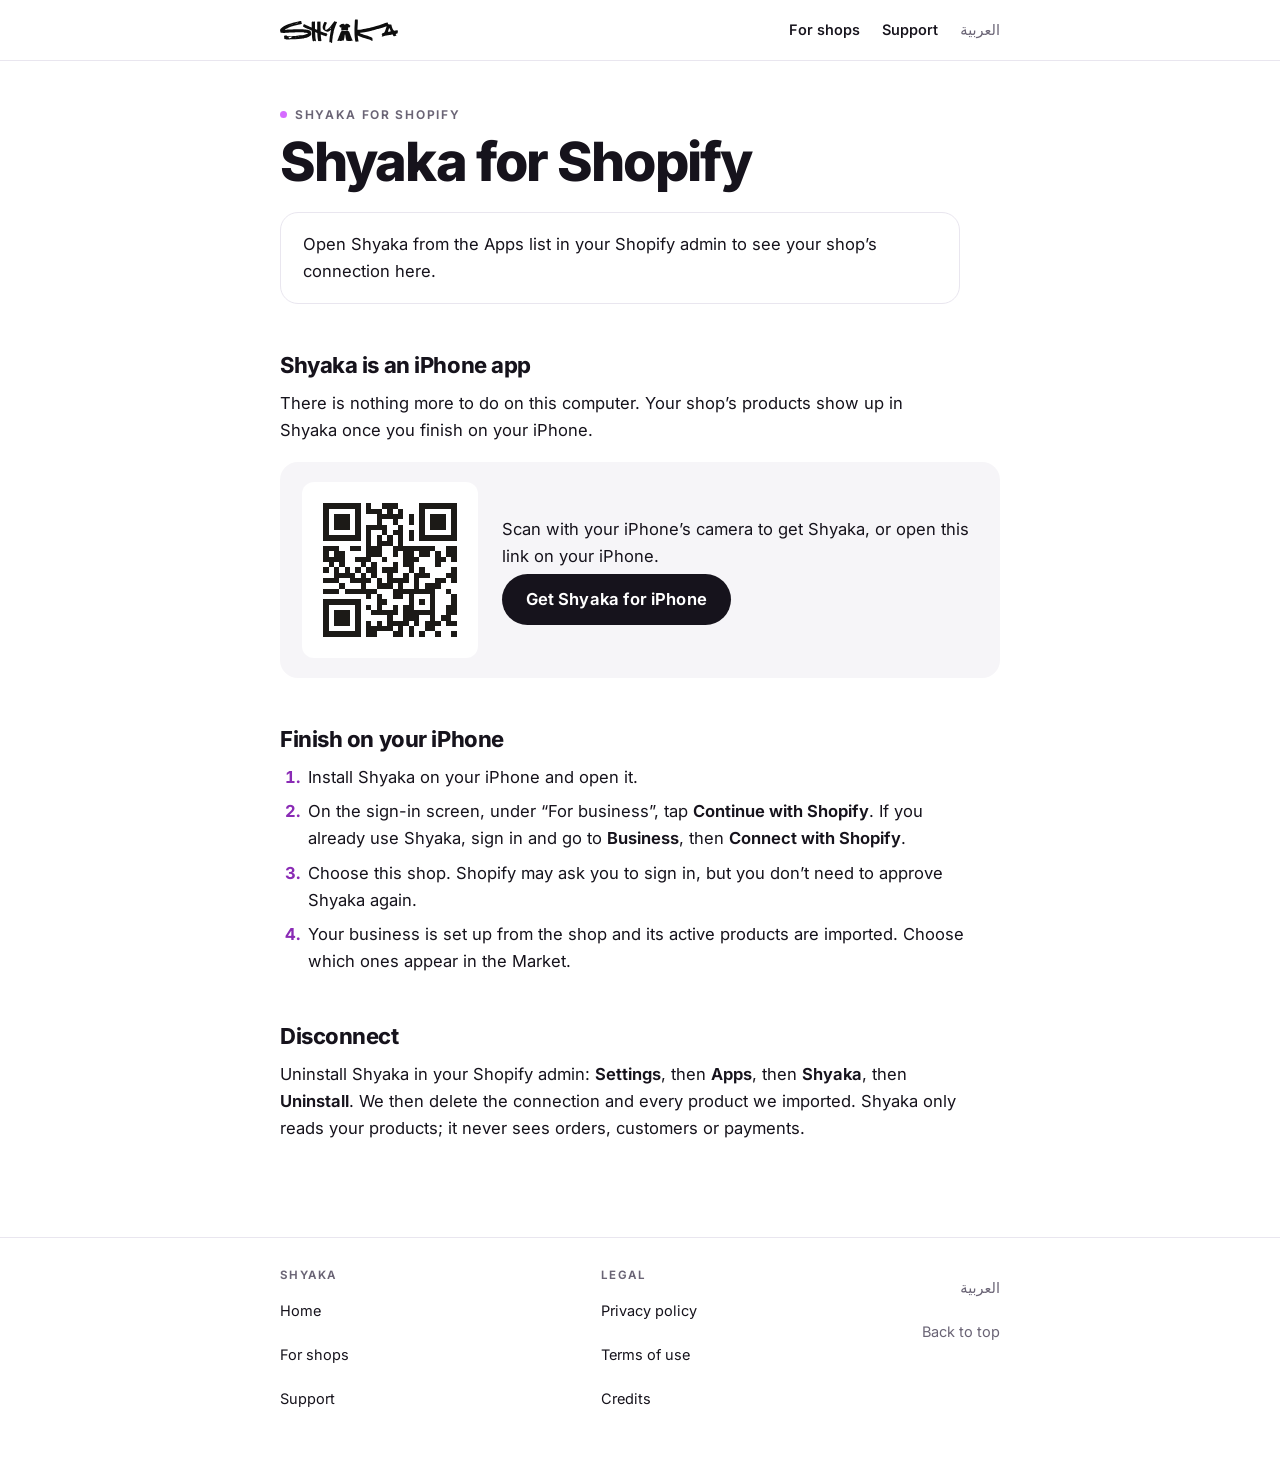
<file: shopify.html>
<!doctype html>
<html lang="en-GB">
<head>
<meta charset="utf-8">
<!-- site:head -->
<meta name="viewport" content="width=device-width, initial-scale=1">
<meta name="robots" content="noindex">
<meta name="referrer" content="no-referrer">
<title>Shyaka for Shopify</title>
<meta name="description" content="Shyaka for Shopify: connect your shop to Shyaka.">
<meta name="theme-color" content="#ffffff">
<link rel="canonical" href="https://shyaka.art/shopify.html">
<meta property="og:type" content="website">
<meta property="og:site_name" content="Shyaka">
<meta property="og:locale" content="en_GB">
<meta property="og:title" content="Shyaka for Shopify">
<meta property="og:description" content="Shyaka for Shopify: connect your shop to Shyaka.">
<meta property="og:url" content="https://shyaka.art/shopify.html">
<meta property="og:image" content="https://shyaka.art/og-image.png">
<meta property="og:image:width" content="1200">
<meta property="og:image:height" content="630">
<meta property="og:image:alt" content="Shyaka. Made for rewearing.">
<meta name="twitter:card" content="summary_large_image">
<meta name="twitter:title" content="Shyaka for Shopify">
<meta name="twitter:description" content="Shyaka for Shopify: connect your shop to Shyaka.">
<meta name="twitter:image" content="https://shyaka.art/og-image.png">
<link rel="icon" href="favicon.ico" sizes="any">
<link rel="icon" href="favicon.png" type="image/png" sizes="64x64">
<link rel="apple-touch-icon" href="apple-touch-icon.png">
<link rel="manifest" href="site.webmanifest">
<script>document.documentElement.className+=" js"</script>
<link rel="stylesheet" href="style.css?v=3a4cd510">
<script src="site.js?v=7aee2462" defer></script>
<!-- /site:head -->
</head>
<body>
<!-- site:header -->
<a class="skip" href="#content">Skip to content</a>
<header class="site-header"><div class="bar">
<a class="brand" href="https://shyaka.art/"><img src="wordmark.svg" width="150" height="33" alt="Shyaka"></a>
<nav class="site-nav" aria-label="Main"><a href="shops.html">For shops</a><a href="support.html">Support</a><a class="lang" href="index-ar.html" hreflang="ar" lang="ar">العربية</a></nav>
</div></header>
<!-- /site:header -->
<main id="content">
<p class="eyebrow">Shyaka for Shopify</p>
<h1 id="title">Your shop is connected to Shyaka</h1>

<div id="shop" class="card" hidden>
<p class="meta">Shop</p>
<p class="shop-name" id="shop-name"></p>
<p class="meta" id="shop-domain"></p>
<p id="state"></p>
</div>
<p id="checking" class="meta">Checking your shop&hellip;</p>
<p id="problem" class="card" hidden></p>

<h2>Shyaka is an iPhone app</h2>
<p id="intro">There is nothing more to do on this computer. Your shop&rsquo;s products show up in Shyaka once you finish on your iPhone.</p>
<div class="get-app">
<svg xmlns="http://www.w3.org/2000/svg" viewBox="0 0 33 33" width="176" height="176" role="img" aria-label="QR code for shyaka.art" shape-rendering="crispEdges"><rect width="33" height="33" fill="#fff"/><path fill="#1c1a17" d="M4 4h1v1h-1zM5 4h1v1h-1zM6 4h1v1h-1zM7 4h1v1h-1zM8 4h1v1h-1zM9 4h1v1h-1zM10 4h1v1h-1zM12 4h1v1h-1zM15 4h1v1h-1zM16 4h1v1h-1zM17 4h1v1h-1zM22 4h1v1h-1zM23 4h1v1h-1zM24 4h1v1h-1zM25 4h1v1h-1zM26 4h1v1h-1zM27 4h1v1h-1zM28 4h1v1h-1zM4 5h1v1h-1zM10 5h1v1h-1zM12 5h1v1h-1zM13 5h1v1h-1zM14 5h1v1h-1zM16 5h1v1h-1zM18 5h1v1h-1zM22 5h1v1h-1zM28 5h1v1h-1zM4 6h1v1h-1zM6 6h1v1h-1zM7 6h1v1h-1zM8 6h1v1h-1zM10 6h1v1h-1zM14 6h1v1h-1zM15 6h1v1h-1zM16 6h1v1h-1zM17 6h1v1h-1zM18 6h1v1h-1zM20 6h1v1h-1zM22 6h1v1h-1zM24 6h1v1h-1zM25 6h1v1h-1zM26 6h1v1h-1zM28 6h1v1h-1zM4 7h1v1h-1zM6 7h1v1h-1zM7 7h1v1h-1zM8 7h1v1h-1zM10 7h1v1h-1zM14 7h1v1h-1zM17 7h1v1h-1zM20 7h1v1h-1zM22 7h1v1h-1zM24 7h1v1h-1zM25 7h1v1h-1zM26 7h1v1h-1zM28 7h1v1h-1zM4 8h1v1h-1zM6 8h1v1h-1zM7 8h1v1h-1zM8 8h1v1h-1zM10 8h1v1h-1zM12 8h1v1h-1zM13 8h1v1h-1zM14 8h1v1h-1zM15 8h1v1h-1zM18 8h1v1h-1zM22 8h1v1h-1zM24 8h1v1h-1zM25 8h1v1h-1zM26 8h1v1h-1zM28 8h1v1h-1zM4 9h1v1h-1zM10 9h1v1h-1zM12 9h1v1h-1zM15 9h1v1h-1zM17 9h1v1h-1zM18 9h1v1h-1zM20 9h1v1h-1zM22 9h1v1h-1zM28 9h1v1h-1zM4 10h1v1h-1zM5 10h1v1h-1zM6 10h1v1h-1zM7 10h1v1h-1zM8 10h1v1h-1zM9 10h1v1h-1zM10 10h1v1h-1zM12 10h1v1h-1zM14 10h1v1h-1zM16 10h1v1h-1zM18 10h1v1h-1zM20 10h1v1h-1zM22 10h1v1h-1zM23 10h1v1h-1zM24 10h1v1h-1zM25 10h1v1h-1zM26 10h1v1h-1zM27 10h1v1h-1zM28 10h1v1h-1zM12 11h1v1h-1zM14 11h1v1h-1zM15 11h1v1h-1zM16 11h1v1h-1zM18 11h1v1h-1zM4 12h1v1h-1zM5 12h1v1h-1zM6 12h1v1h-1zM9 12h1v1h-1zM10 12h1v1h-1zM12 12h1v1h-1zM13 12h1v1h-1zM14 12h1v1h-1zM17 12h1v1h-1zM18 12h1v1h-1zM19 12h1v1h-1zM20 12h1v1h-1zM21 12h1v1h-1zM22 12h1v1h-1zM23 12h1v1h-1zM24 12h1v1h-1zM27 12h1v1h-1zM28 12h1v1h-1zM4 13h1v1h-1zM6 13h1v1h-1zM7 13h1v1h-1zM12 13h1v1h-1zM13 13h1v1h-1zM14 13h1v1h-1zM17 13h1v1h-1zM19 13h1v1h-1zM20 13h1v1h-1zM22 13h1v1h-1zM23 13h1v1h-1zM25 13h1v1h-1zM27 13h1v1h-1zM28 13h1v1h-1zM4 14h1v1h-1zM5 14h1v1h-1zM6 14h1v1h-1zM7 14h1v1h-1zM10 14h1v1h-1zM11 14h1v1h-1zM12 14h1v1h-1zM15 14h1v1h-1zM19 14h1v1h-1zM20 14h1v1h-1zM21 14h1v1h-1zM25 14h1v1h-1zM26 14h1v1h-1zM28 14h1v1h-1zM5 15h1v1h-1zM7 15h1v1h-1zM11 15h1v1h-1zM13 15h1v1h-1zM17 15h1v1h-1zM19 15h1v1h-1zM20 15h1v1h-1zM25 15h1v1h-1zM4 16h1v1h-1zM6 16h1v1h-1zM8 16h1v1h-1zM10 16h1v1h-1zM12 16h1v1h-1zM13 16h1v1h-1zM15 16h1v1h-1zM16 16h1v1h-1zM17 16h1v1h-1zM20 16h1v1h-1zM22 16h1v1h-1zM28 16h1v1h-1zM6 17h1v1h-1zM7 17h1v1h-1zM8 17h1v1h-1zM9 17h1v1h-1zM11 17h1v1h-1zM13 17h1v1h-1zM16 17h1v1h-1zM19 17h1v1h-1zM21 17h1v1h-1zM22 17h1v1h-1zM23 17h1v1h-1zM27 17h1v1h-1zM28 17h1v1h-1zM4 18h1v1h-1zM5 18h1v1h-1zM6 18h1v1h-1zM9 18h1v1h-1zM10 18h1v1h-1zM11 18h1v1h-1zM12 18h1v1h-1zM14 18h1v1h-1zM16 18h1v1h-1zM17 18h1v1h-1zM18 18h1v1h-1zM19 18h1v1h-1zM21 18h1v1h-1zM25 18h1v1h-1zM26 18h1v1h-1zM28 18h1v1h-1zM7 19h1v1h-1zM11 19h1v1h-1zM14 19h1v1h-1zM15 19h1v1h-1zM16 19h1v1h-1zM18 19h1v1h-1zM21 19h1v1h-1zM23 19h1v1h-1zM24 19h1v1h-1zM25 19h1v1h-1zM4 20h1v1h-1zM5 20h1v1h-1zM6 20h1v1h-1zM8 20h1v1h-1zM9 20h1v1h-1zM10 20h1v1h-1zM11 20h1v1h-1zM12 20h1v1h-1zM13 20h1v1h-1zM17 20h1v1h-1zM18 20h1v1h-1zM19 20h1v1h-1zM20 20h1v1h-1zM21 20h1v1h-1zM22 20h1v1h-1zM23 20h1v1h-1zM24 20h1v1h-1zM27 20h1v1h-1zM12 21h1v1h-1zM14 21h1v1h-1zM17 21h1v1h-1zM18 21h1v1h-1zM20 21h1v1h-1zM24 21h1v1h-1zM28 21h1v1h-1zM4 22h1v1h-1zM5 22h1v1h-1zM6 22h1v1h-1zM7 22h1v1h-1zM8 22h1v1h-1zM9 22h1v1h-1zM10 22h1v1h-1zM14 22h1v1h-1zM15 22h1v1h-1zM20 22h1v1h-1zM22 22h1v1h-1zM24 22h1v1h-1zM28 22h1v1h-1zM4 23h1v1h-1zM10 23h1v1h-1zM12 23h1v1h-1zM14 23h1v1h-1zM17 23h1v1h-1zM19 23h1v1h-1zM20 23h1v1h-1zM24 23h1v1h-1zM27 23h1v1h-1zM28 23h1v1h-1zM4 24h1v1h-1zM6 24h1v1h-1zM7 24h1v1h-1zM8 24h1v1h-1zM10 24h1v1h-1zM13 24h1v1h-1zM14 24h1v1h-1zM15 24h1v1h-1zM16 24h1v1h-1zM17 24h1v1h-1zM19 24h1v1h-1zM20 24h1v1h-1zM21 24h1v1h-1zM22 24h1v1h-1zM23 24h1v1h-1zM24 24h1v1h-1zM27 24h1v1h-1zM28 24h1v1h-1zM4 25h1v1h-1zM6 25h1v1h-1zM7 25h1v1h-1zM8 25h1v1h-1zM10 25h1v1h-1zM16 25h1v1h-1zM19 25h1v1h-1zM20 25h1v1h-1zM21 25h1v1h-1zM24 25h1v1h-1zM26 25h1v1h-1zM27 25h1v1h-1zM4 26h1v1h-1zM6 26h1v1h-1zM7 26h1v1h-1zM8 26h1v1h-1zM10 26h1v1h-1zM12 26h1v1h-1zM14 26h1v1h-1zM16 26h1v1h-1zM17 26h1v1h-1zM18 26h1v1h-1zM19 26h1v1h-1zM21 26h1v1h-1zM23 26h1v1h-1zM24 26h1v1h-1zM25 26h1v1h-1zM27 26h1v1h-1zM28 26h1v1h-1zM4 27h1v1h-1zM10 27h1v1h-1zM12 27h1v1h-1zM13 27h1v1h-1zM14 27h1v1h-1zM15 27h1v1h-1zM16 27h1v1h-1zM18 27h1v1h-1zM20 27h1v1h-1zM23 27h1v1h-1zM24 27h1v1h-1zM4 28h1v1h-1zM5 28h1v1h-1zM6 28h1v1h-1zM7 28h1v1h-1zM8 28h1v1h-1zM9 28h1v1h-1zM10 28h1v1h-1zM12 28h1v1h-1zM13 28h1v1h-1zM17 28h1v1h-1zM18 28h1v1h-1zM20 28h1v1h-1zM22 28h1v1h-1zM25 28h1v1h-1zM28 28h1v1h-1z"/></svg>
<div>
<p>Scan with your iPhone&rsquo;s camera to get Shyaka, or open this link on your iPhone.</p>
<p><a class="button" href="https://shyaka.art/">Get Shyaka for iPhone</a></p>
</div>
</div>

<div id="steps">
<h2>Finish on your iPhone</h2>
<ol>
<li>Install Shyaka on your iPhone and open it.</li>
<li>On the sign-in screen, under &ldquo;For business&rdquo;, tap <strong>Continue with Shopify</strong>. If you already use Shyaka, sign in and go to <strong>Business</strong>, then <strong>Connect with Shopify</strong>.</li>
<li>Choose this shop. Shopify may ask you to sign in, but you don&rsquo;t need to approve Shyaka again.</li>
<li>Your business is set up from the shop and its active products are imported. Choose which ones appear in the Market.</li>
</ol>
</div>

<h2>Disconnect</h2>
<p>Uninstall Shyaka in your Shopify admin: <strong>Settings</strong>, then <strong>Apps</strong>, then <strong>Shyaka</strong>, then <strong>Uninstall</strong>. We then delete the connection and every product we imported. Shyaka only reads your products; it never sees orders, customers or payments.</p>

</main>
<!-- site:footer -->
<footer class="site-footer"><div class="foot">
<nav class="foot-col" aria-label="Shyaka"><p class="foot-h">Shyaka</p><a href="index.html">Home</a><a href="shops.html">For shops</a><a href="support.html">Support</a></nav>
<nav class="foot-col" aria-label="Legal"><p class="foot-h">Legal</p><a href="privacy.html">Privacy policy</a><a href="terms.html">Terms of use</a><a href="credits.html">Credits</a></nav>
<p class="foot-end"><a class="lang" href="index-ar.html" hreflang="ar" lang="ar">العربية</a><a class="top" href="#content">Back to top</a></p>
</div></footer>
<!-- /site:footer -->
<script>
(function () {
  var FUNCTION_URL = "https://yxxryttfcwgirxhhrdjc.supabase.co/functions/v1/shopify";
  var $ = function (id) { return document.getElementById(id); };
  var hash = new URLSearchParams(location.hash.slice(1));
  var pass = hash.get("pass");
  var problem = hash.get("problem");
  // Keep the pass out of the address bar (and out of anything copied from it); a reload still finds it in this tab.
  try {
    if (pass) sessionStorage.setItem("shyaka-shopify-pass", pass); else if (!problem) pass = sessionStorage.getItem("shyaka-shopify-pass");
    if (location.hash) history.replaceState(null, "", location.pathname);
  } catch (e) { /* storage blocked: the page still works until it is reloaded */ }

  function showProblem(text, title) {
    $("checking").hidden = true;
    $("shop").hidden = true;
    $("title").textContent = title || "Shyaka for Shopify";
    $("problem").textContent = text;
    $("problem").hidden = false;
  }

  if (problem === "signature") return showProblem("We couldn’t confirm this link came from Shopify. Open Shyaka again from the Apps list in your Shopify admin.");
  if (problem) return showProblem("Shopify’s approval didn’t finish, so nothing was connected. Install Shyaka again from your Shopify admin or the Shopify App Store.");
  if (!pass) return showProblem("Open Shyaka from the Apps list in your Shopify admin to see your shop’s connection here.");

  fetch(FUNCTION_URL, { method: "POST", headers: { "Content-Type": "text/plain" }, body: JSON.stringify({ action: "status", pass: pass }) })
    .then(function (r) { return r.json().then(function (body) { return { ok: r.ok, body: body }; }); })
    .then(function (res) {
      var s = res.body || {};
      if (!res.ok) return showProblem(typeof s.error === "string" ? s.error : "Couldn’t read your shop’s connection. Try again.");
      if (s.state === "none") return showProblem("Shyaka isn’t connected to this shop any more. Install it again from your Shopify admin or the Shopify App Store.", "Shyaka for Shopify");
      $("checking").hidden = true;
      $("shop-name").textContent = s.name || s.shop;
      $("shop-domain").textContent = s.shop;
      $("state").textContent =
        s.state === "imported" ? s.products + (s.products === 1 ? " product" : " products") + " imported. Manage them in the Shyaka app under Business." :
        s.state === "connected" ? "Connected to a Shyaka business. Import your products from the Shyaka app under Business." :
        "Waiting for the Shyaka app. Finish on your iPhone to import your products.";
      $("shop").hidden = false;
      // A shop already linked to a business has nothing left to finish: drop the setup steps.
      if (s.state !== "waiting") {
        $("steps").hidden = true;
        $("intro").textContent = "Manage your products, choose which appear in the Market and see how they do in the Shyaka iPhone app, under Business.";
      }
    })
    .catch(function () { showProblem("Couldn’t reach Shyaka. Check your connection and reload this page."); });
})();
</script>
</body>
</html>
</file>
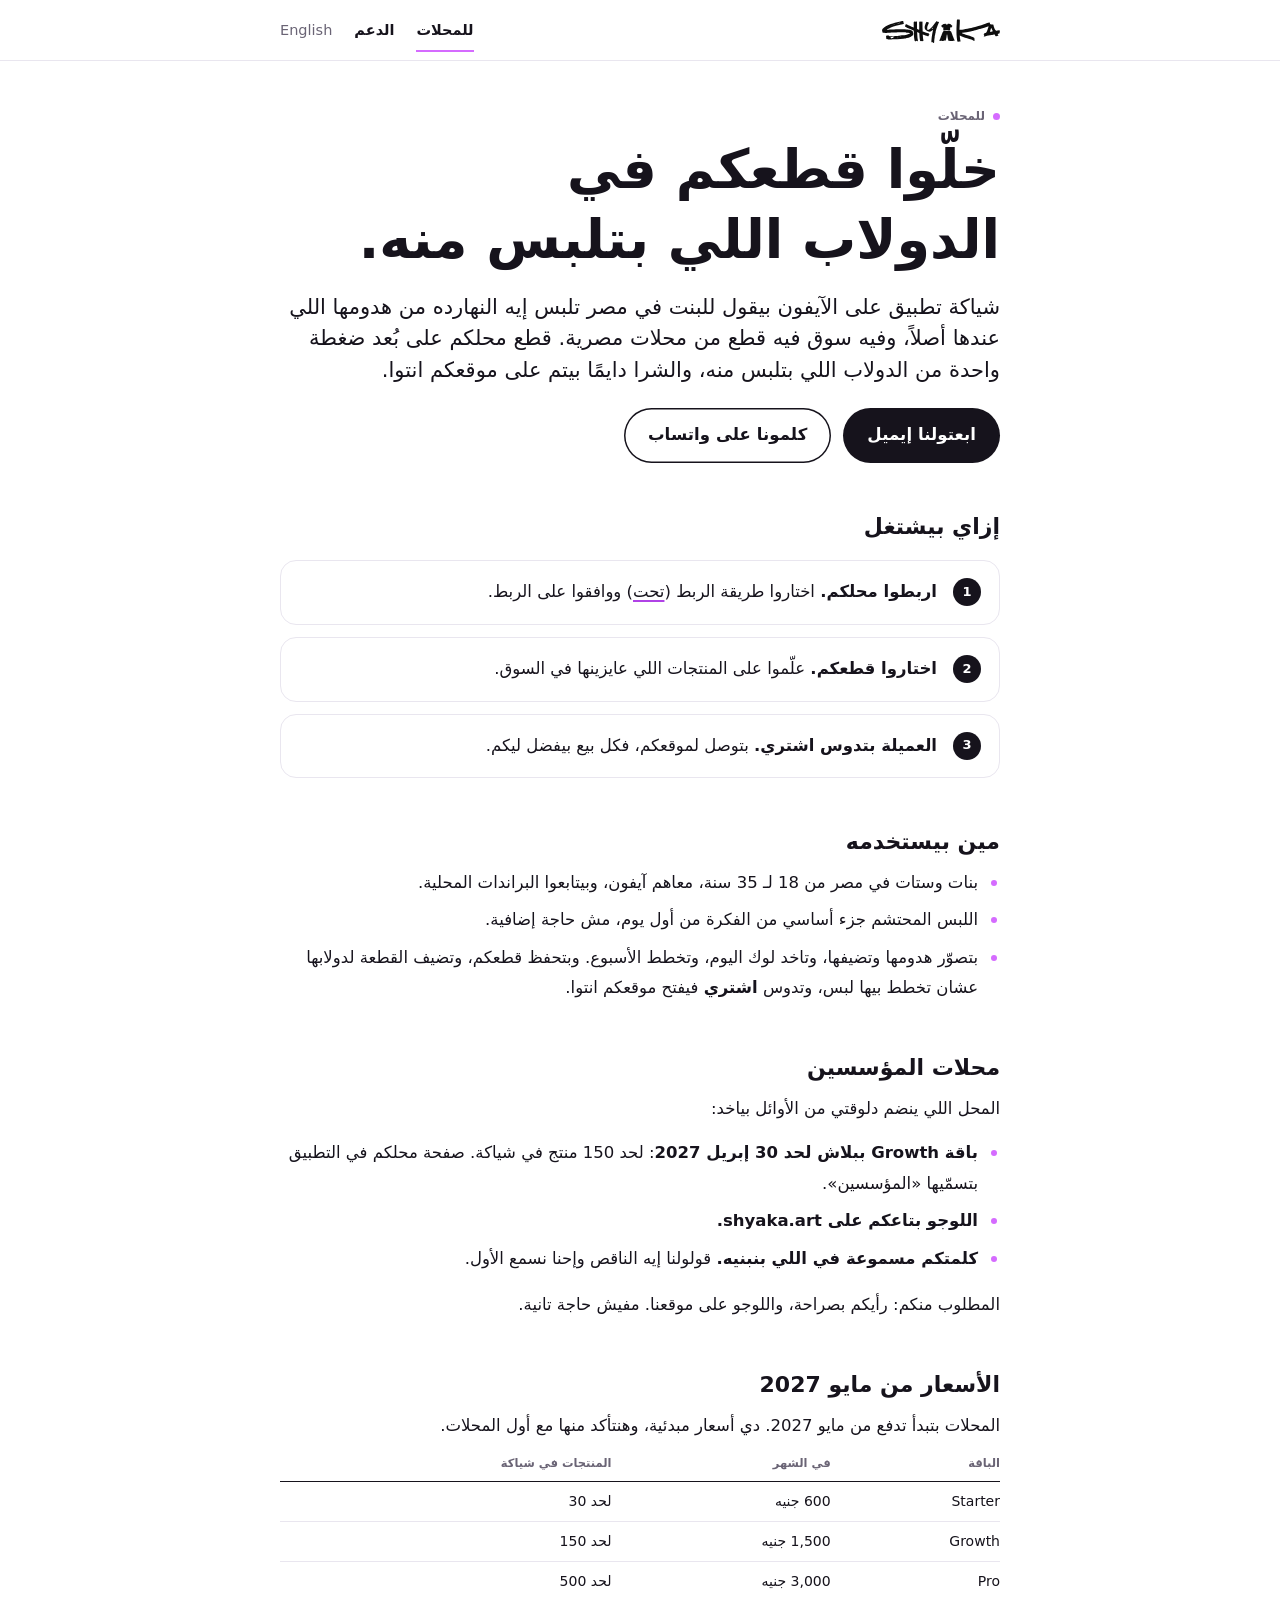
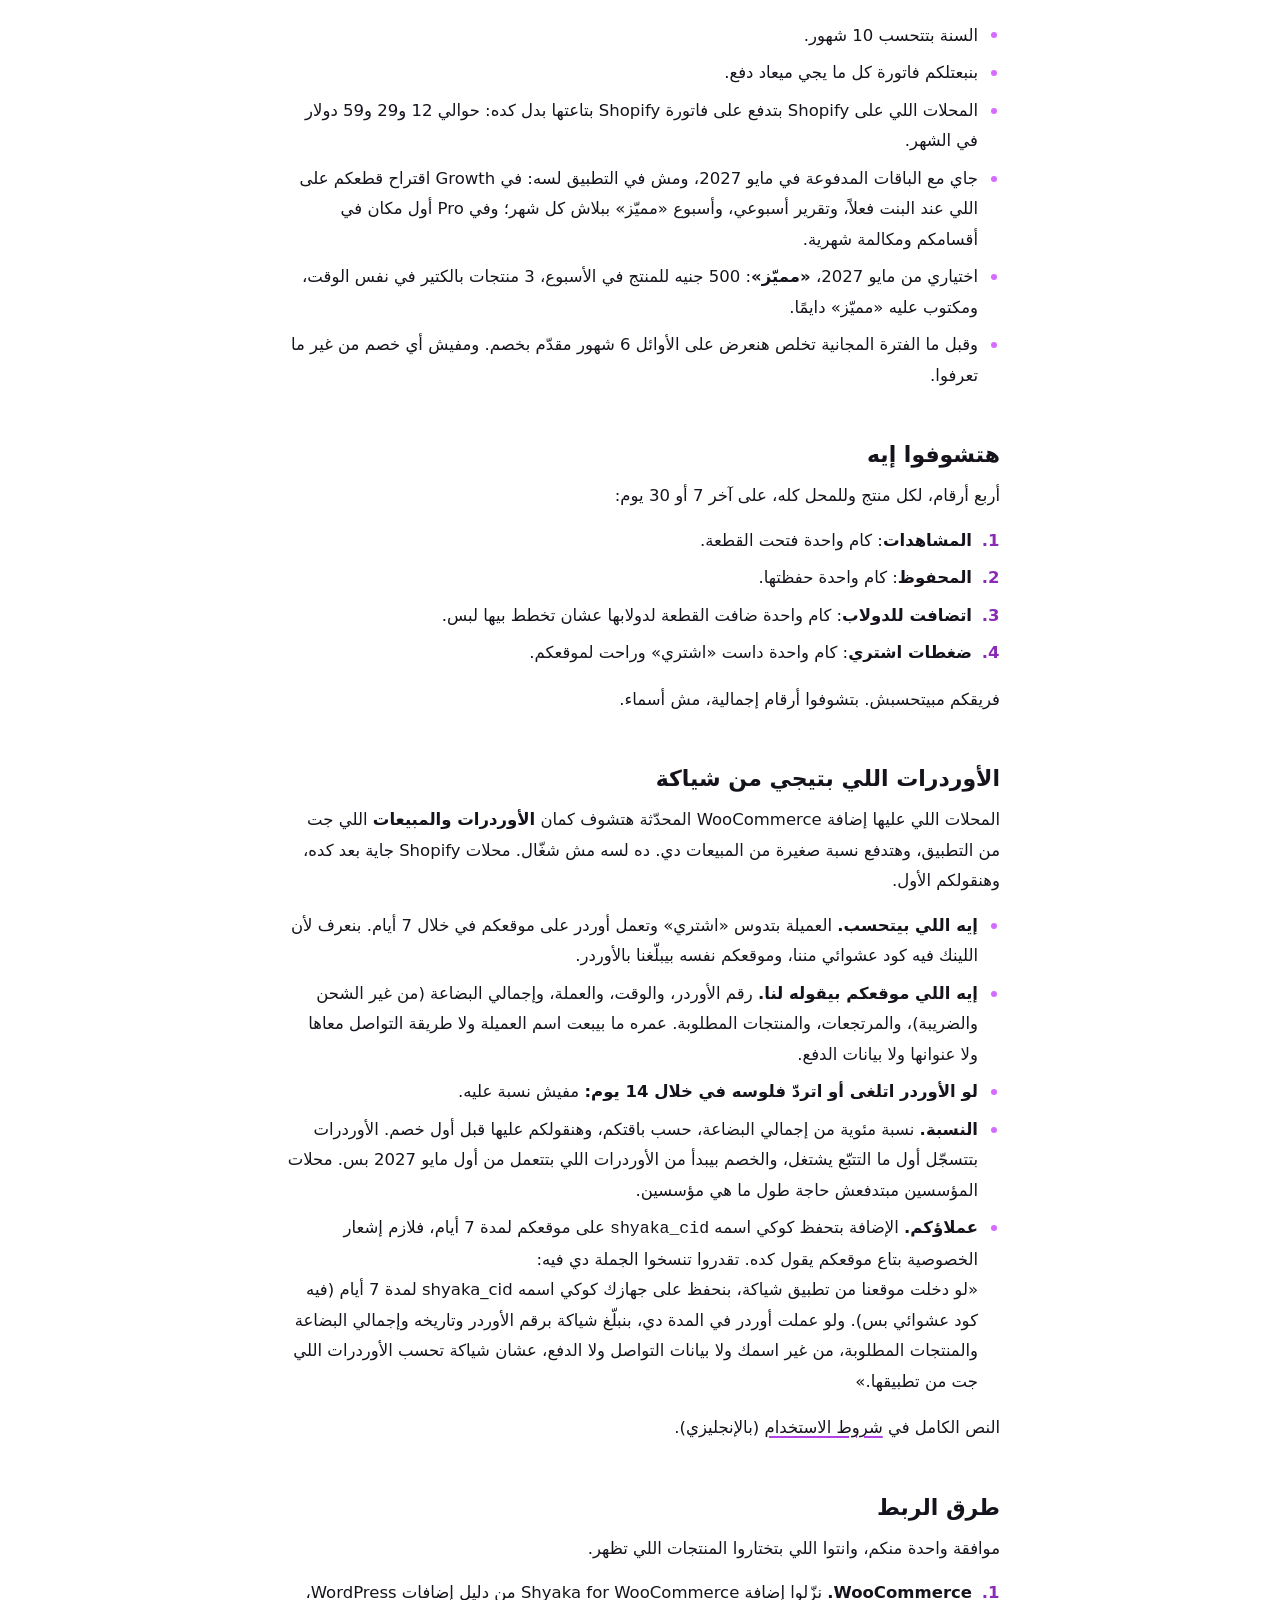
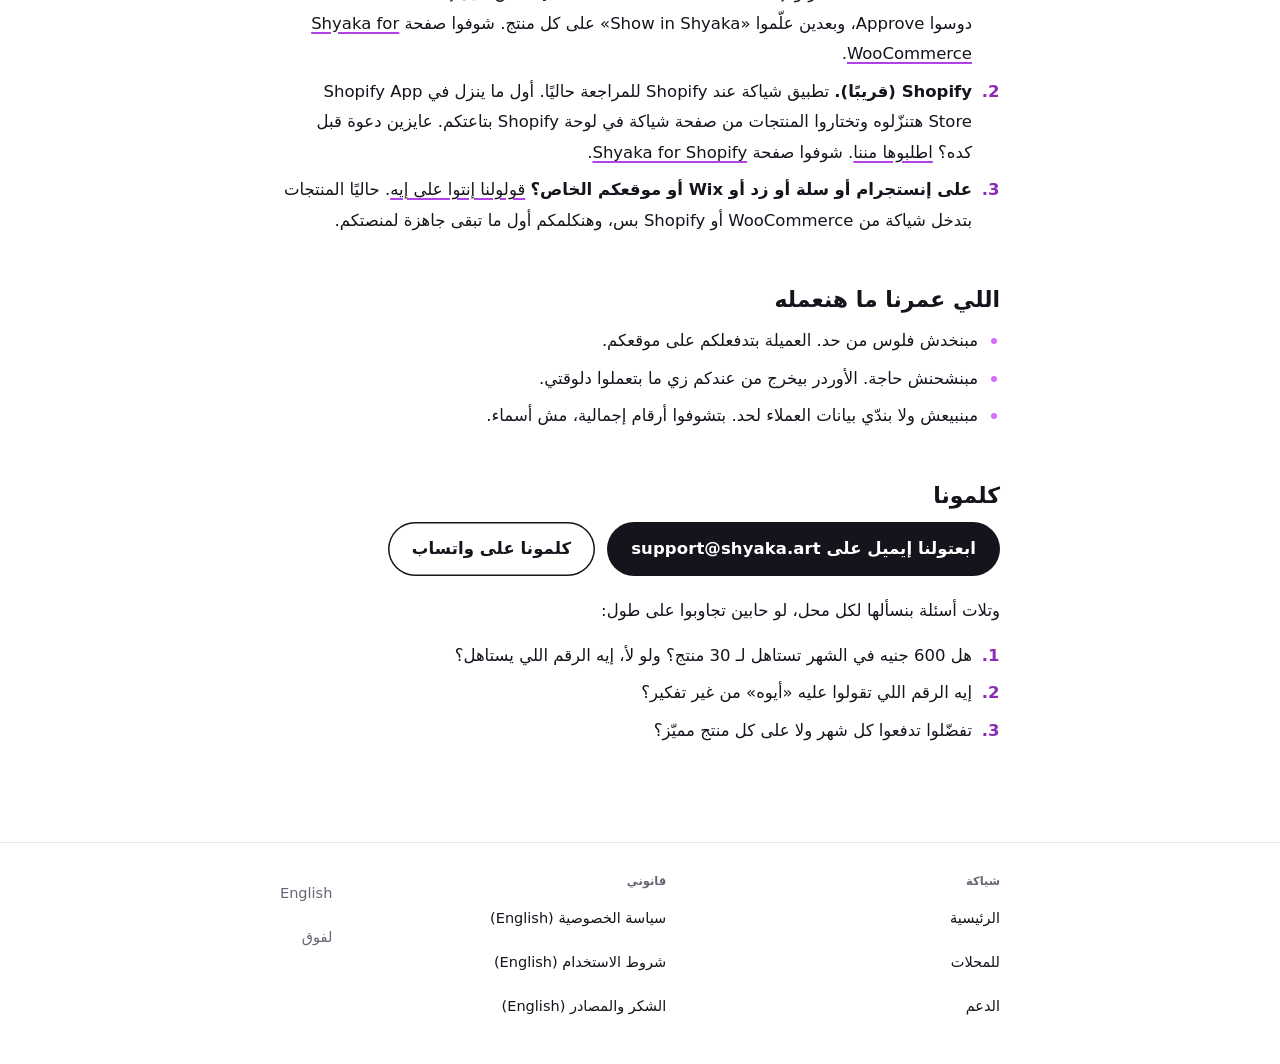
<file: shops-ar.html>
<!doctype html>
<html lang="ar-EG" dir="rtl">
<head>
<meta charset="utf-8">
<!-- site:head -->
<meta name="viewport" content="width=device-width, initial-scale=1">
<title>شياكة للمحلات</title>
<meta name="description" content="خلّوا قطع محلكم على بُعد ضغطة من الدولاب اللي بتلبس منه البنت في مصر. محلات المؤسسين ببلاش لحد 30 إبريل 2027، والشرا دايمًا بيتم على موقعكم.">
<meta name="theme-color" content="#ffffff">
<link rel="canonical" href="https://shyaka.art/shops-ar.html">
<link rel="alternate" hreflang="en" href="https://shyaka.art/shops.html">
<link rel="alternate" hreflang="ar" href="https://shyaka.art/shops-ar.html">
<link rel="alternate" hreflang="x-default" href="https://shyaka.art/shops.html">
<meta property="og:type" content="website">
<meta property="og:site_name" content="شياكة">
<meta property="og:locale" content="ar_EG">
<meta property="og:title" content="شياكة للمحلات">
<meta property="og:description" content="خلّوا قطع محلكم على بُعد ضغطة من الدولاب اللي بتلبس منه البنت في مصر. محلات المؤسسين ببلاش لحد 30 إبريل 2027، والشرا دايمًا بيتم على موقعكم.">
<meta property="og:url" content="https://shyaka.art/shops-ar.html">
<meta property="og:image" content="https://shyaka.art/og-image-ar.png">
<meta property="og:image:width" content="1200">
<meta property="og:image:height" content="630">
<meta property="og:image:alt" content="شياكة. دولابك وإطلالاتك والمحلات.">
<meta name="twitter:card" content="summary_large_image">
<meta name="twitter:title" content="شياكة للمحلات">
<meta name="twitter:description" content="خلّوا قطع محلكم على بُعد ضغطة من الدولاب اللي بتلبس منه البنت في مصر. محلات المؤسسين ببلاش لحد 30 إبريل 2027، والشرا دايمًا بيتم على موقعكم.">
<meta name="twitter:image" content="https://shyaka.art/og-image-ar.png">
<link rel="icon" href="favicon.ico" sizes="any">
<link rel="icon" href="favicon.png" type="image/png" sizes="64x64">
<link rel="apple-touch-icon" href="apple-touch-icon.png">
<link rel="manifest" href="site.webmanifest">
<script>document.documentElement.className+=" js"</script>
<link rel="stylesheet" href="style.css?v=3a4cd510">
<script src="site.js?v=7aee2462" defer></script>
<!-- /site:head -->
</head>
<body>
<!-- site:header -->
<a class="skip" href="#content">تخطّي إلى المحتوى</a>
<header class="site-header"><div class="bar">
<a class="brand" href="https://shyaka.art/"><img src="wordmark.svg" width="150" height="33" alt="شياكة"></a>
<nav class="site-nav" aria-label="القايمة الرئيسية"><a href="shops-ar.html" aria-current="page">للمحلات</a><a href="support-ar.html">الدعم</a><a class="lang" href="shops.html" hreflang="en" lang="en">English</a></nav>
</div></header>
<!-- /site:header -->
<main id="content" class="has-bar">
<p class="eyebrow">للمحلات</p>
<h1>خلّوا قطعكم في الدولاب اللي بتلبس منه.</h1>
<p>شياكة تطبيق على الآيفون بيقول للبنت في مصر تلبس إيه النهارده من هدومها اللي عندها أصلاً، وفيه سوق فيه قطع من محلات مصرية. قطع محلكم على بُعد ضغطة واحدة من الدولاب اللي بتلبس منه، والشرا دايمًا بيتم على موقعكم انتوا.</p>
<p class="buttons"><a class="button" href="mailto:support@shyaka.art?subject=%D8%B4%D9%8A%D8%A7%D9%83%D8%A9%20%D9%84%D9%84%D9%85%D8%AD%D9%84">ابعتولنا إيميل</a><a class="button secondary" href="https://wa.me/201060917193">كلمونا على واتساب</a></p>

<h2>إزاي بيشتغل</h2>
<ol class="steps">
<li><span><strong>اربطوا محلكم.</strong> اختاروا طريقة الربط (<a href="#ways">تحت</a>) ووافقوا على الربط.</span></li>
<li><span><strong>اختاروا قطعكم.</strong> علّموا على المنتجات اللي عايزينها في السوق.</span></li>
<li><span><strong>العميلة بتدوس اشتري.</strong> بتوصل لموقعكم، فكل بيع بيفضل ليكم.</span></li>
</ol>

<h2>مين بيستخدمه</h2>
<ul>
<li>بنات وستات في مصر من 18 لـ 35 سنة، معاهم آيفون، وبيتابعوا البراندات المحلية.</li>
<li>اللبس المحتشم جزء أساسي من الفكرة من أول يوم، مش حاجة إضافية.</li>
<li>بتصوّر هدومها وتضيفها، وتاخد لوك اليوم، وتخطط الأسبوع. وبتحفظ قطعكم، وتضيف القطعة لدولابها عشان تخطط بيها لبس، وتدوس <strong>اشتري</strong> فيفتح موقعكم انتوا.</li>
</ul>

<h2>محلات المؤسسين</h2>
<p>المحل اللي ينضم دلوقتي من الأوائل بياخد:</p>
<ul>
<li><strong>باقة Growth ببلاش لحد 30 إبريل 2027</strong>: لحد 150 منتج في شياكة. صفحة محلكم في التطبيق بتسمّيها «المؤسسين».</li>
<li><strong>اللوجو بتاعكم على shyaka.art.</strong></li>
<li><strong>كلمتكم مسموعة في اللي بنبنيه.</strong> قولولنا إيه الناقص وإحنا نسمع الأول.</li>
</ul>
<p>المطلوب منكم: رأيكم بصراحة، واللوجو على موقعنا. مفيش حاجة تانية.</p>

<h2>الأسعار من مايو 2027</h2>
<p>المحلات بتبدأ تدفع من مايو 2027. دي أسعار مبدئية، وهنتأكد منها مع أول المحلات.</p>
<div class="table"><table>
<thead><tr><th scope="col">الباقة</th><th scope="col">في الشهر</th><th scope="col">المنتجات في شياكة</th></tr></thead>
<tbody>
<tr><td>Starter</td><td>600 جنيه</td><td>لحد 30</td></tr>
<tr><td>Growth</td><td>1,500 جنيه</td><td>لحد 150</td></tr>
<tr><td>Pro</td><td>3,000 جنيه</td><td>لحد 500</td></tr>
</tbody></table></div>
<ul>
<li>السنة بتتحسب 10 شهور.</li>
<li>بنبعتلكم فاتورة كل ما يجي ميعاد دفع.</li>
<li>المحلات اللي على Shopify بتدفع على فاتورة Shopify بتاعتها بدل كده: حوالي 12 و29 و59 دولار في الشهر.</li>
<li>جاي مع الباقات المدفوعة في مايو 2027، ومش في التطبيق لسه: في Growth اقتراح قطعكم على اللي عند البنت فعلاً، وتقرير أسبوعي، وأسبوع «مميّز» ببلاش كل شهر؛ وفي Pro أول مكان في أقسامكم ومكالمة شهرية.</li>
<li>اختياري من مايو 2027، <strong>«مميّز»</strong>: 500 جنيه للمنتج في الأسبوع، 3 منتجات بالكتير في نفس الوقت، ومكتوب عليه «مميّز» دايمًا.</li>
<li>وقبل ما الفترة المجانية تخلص هنعرض على الأوائل 6 شهور مقدّم بخصم. ومفيش أي خصم من غير ما تعرفوا.</li>
</ul>

<h2>هتشوفوا إيه</h2>
<p>أربع أرقام، لكل منتج وللمحل كله، على آخر 7 أو 30 يوم:</p>
<ol>
<li><strong>المشاهدات</strong>: كام واحدة فتحت القطعة.</li>
<li><strong>المحفوظ</strong>: كام واحدة حفظتها.</li>
<li><strong>اتضافت للدولاب</strong>: كام واحدة ضافت القطعة لدولابها عشان تخطط بيها لبس.</li>
<li><strong>ضغطات اشتري</strong>: كام واحدة داست «اشتري» وراحت لموقعكم.</li>
</ol>
<p>فريقكم مبيتحسبش. بتشوفوا أرقام إجمالية، مش أسماء.</p>

<h2 id="orders">الأوردرات اللي بتيجي من شياكة</h2>
<p>المحلات اللي عليها إضافة WooCommerce المحدّثة هتشوف كمان <strong>الأوردرات والمبيعات</strong> اللي جت من التطبيق، وهتدفع نسبة صغيرة من المبيعات دي. ده لسه مش شغّال. محلات Shopify جاية بعد كده، وهنقولكم الأول.</p>
<ul>
<li><strong>إيه اللي بيتحسب.</strong> العميلة بتدوس «اشتري» وتعمل أوردر على موقعكم في خلال 7 أيام. بنعرف لأن اللينك فيه كود عشوائي مننا، وموقعكم نفسه بيبلّغنا بالأوردر.</li>
<li><strong>إيه اللي موقعكم بيقوله لنا.</strong> رقم الأوردر، والوقت، والعملة، وإجمالي البضاعة (من غير الشحن والضريبة)، والمرتجعات، والمنتجات المطلوبة. عمره ما بيبعت اسم العميلة ولا طريقة التواصل معاها ولا عنوانها ولا بيانات الدفع.</li>
<li><strong>لو الأوردر اتلغى أو اتردّ فلوسه في خلال 14 يوم:</strong> مفيش نسبة عليه.</li>
<li><strong>النسبة.</strong> نسبة مئوية من إجمالي البضاعة، حسب باقتكم، وهنقولكم عليها قبل أول خصم. الأوردرات بتتسجّل أول ما التتبّع يشتغل، والخصم بيبدأ من الأوردرات اللي بتتعمل من أول مايو 2027 بس. محلات المؤسسين مبتدفعش حاجة طول ما هي مؤسسين.</li>
<li><strong>عملاؤكم.</strong> الإضافة بتحفظ كوكي اسمه <code>shyaka_cid</code> على موقعكم لمدة 7 أيام، فلازم إشعار الخصوصية بتاع موقعكم يقول كده. تقدروا تنسخوا الجملة دي فيه:<br><span>«لو دخلت موقعنا من تطبيق شياكة، بنحفظ على جهازك كوكي اسمه shyaka_cid لمدة 7 أيام (فيه كود عشوائي بس). ولو عملت أوردر في المدة دي، بنبلّغ شياكة برقم الأوردر وتاريخه وإجمالي البضاعة والمنتجات المطلوبة، من غير اسمك ولا بيانات التواصل ولا الدفع، عشان شياكة تحسب الأوردرات اللي جت من تطبيقها.»</span></li>
</ul>
<p>النص الكامل في <a href="terms.html#shops-orders-that-come-from-shyaka">شروط الاستخدام</a> (بالإنجليزي).</p>

<h2 id="ways">طرق الربط</h2>
<p>موافقة واحدة منكم، وانتوا اللي بتختاروا المنتجات اللي تظهر.</p>
<ol>
<li><strong>WooCommerce.</strong> نزّلوا إضافة Shyaka for WooCommerce من دليل إضافات WordPress، دوسوا Approve، وبعدين علّموا «Show in Shyaka» على كل منتج. شوفوا صفحة <a href="woocommerce.html">Shyaka for WooCommerce</a>.</li>
<li><strong>Shopify (قريبًا).</strong> تطبيق شياكة عند Shopify للمراجعة حاليًا. أول ما ينزل في Shopify App Store هتنزّلوه وتختاروا المنتجات من صفحة شياكة في لوحة Shopify بتاعتكم. عايزين دعوة قبل كده؟ <a href="mailto:support@shyaka.art?subject=Shopify%20invitation%20for%20my%20shop">اطلبوها مننا</a>. شوفوا صفحة <a href="shopify.html">Shyaka for Shopify</a>.</li>
<li><strong>على إنستجرام أو سلة أو زد أو Wix أو موقعكم الخاص؟</strong> <a href="mailto:support@shyaka.art?subject=My%20shop%20platform">قولولنا إنتوا على إيه</a>. حاليًا المنتجات بتدخل شياكة من WooCommerce أو Shopify بس، وهنكلمكم أول ما تبقى جاهزة لمنصتكم.</li>
</ol>

<h2>اللي عمرنا ما هنعمله</h2>
<ul>
<li>مبنخدش فلوس من حد. العميلة بتدفعلكم على موقعكم.</li>
<li>مبنشحنش حاجة. الأوردر بيخرج من عندكم زي ما بتعملوا دلوقتي.</li>
<li>مبنبيعش ولا بندّي بيانات العملاء لحد. بتشوفوا أرقام إجمالية، مش أسماء.</li>
</ul>

<h2>كلمونا</h2>
<p class="buttons"><a class="button" href="mailto:support@shyaka.art?subject=%D8%B4%D9%8A%D8%A7%D9%83%D8%A9%20%D9%84%D9%84%D9%85%D8%AD%D9%84">ابعتولنا إيميل على support@shyaka.art</a><a class="button secondary" href="https://wa.me/201060917193">كلمونا على واتساب</a></p>
<p>وتلات أسئلة بنسألها لكل محل، لو حابين تجاوبوا على طول:</p>
<ol>
<li>هل 600 جنيه في الشهر تستاهل لـ 30 منتج؟ ولو لأ، إيه الرقم اللي يستاهل؟</li>
<li>إيه الرقم اللي تقولوا عليه «أيوه» من غير تفكير؟</li>
<li>تفضّلوا تدفعوا كل شهر ولا على كل منتج مميّز؟</li>
</ol>

<div class="contact-bar"><a class="button" href="mailto:support@shyaka.art?subject=%D8%B4%D9%8A%D8%A7%D9%83%D8%A9%20%D9%84%D9%84%D9%85%D8%AD%D9%84">ابعتولنا إيميل</a><a class="button secondary" href="https://wa.me/201060917193">واتساب</a></div>
</main>
<!-- site:footer -->
<footer class="site-footer"><div class="foot">
<nav class="foot-col" aria-label="شياكة"><p class="foot-h">شياكة</p><a href="index-ar.html">الرئيسية</a><a href="shops-ar.html">للمحلات</a><a href="support-ar.html">الدعم</a></nav>
<nav class="foot-col" aria-label="قانوني"><p class="foot-h">قانوني</p><a href="privacy.html">سياسة الخصوصية (English)</a><a href="terms.html">شروط الاستخدام (English)</a><a href="credits.html">الشكر والمصادر (English)</a></nav>
<p class="foot-end"><a class="lang" href="shops.html" hreflang="en" lang="en">English</a><a class="top" href="#content">لفوق</a></p>
</div></footer>
<!-- /site:footer -->
</body>
</html>
</file>
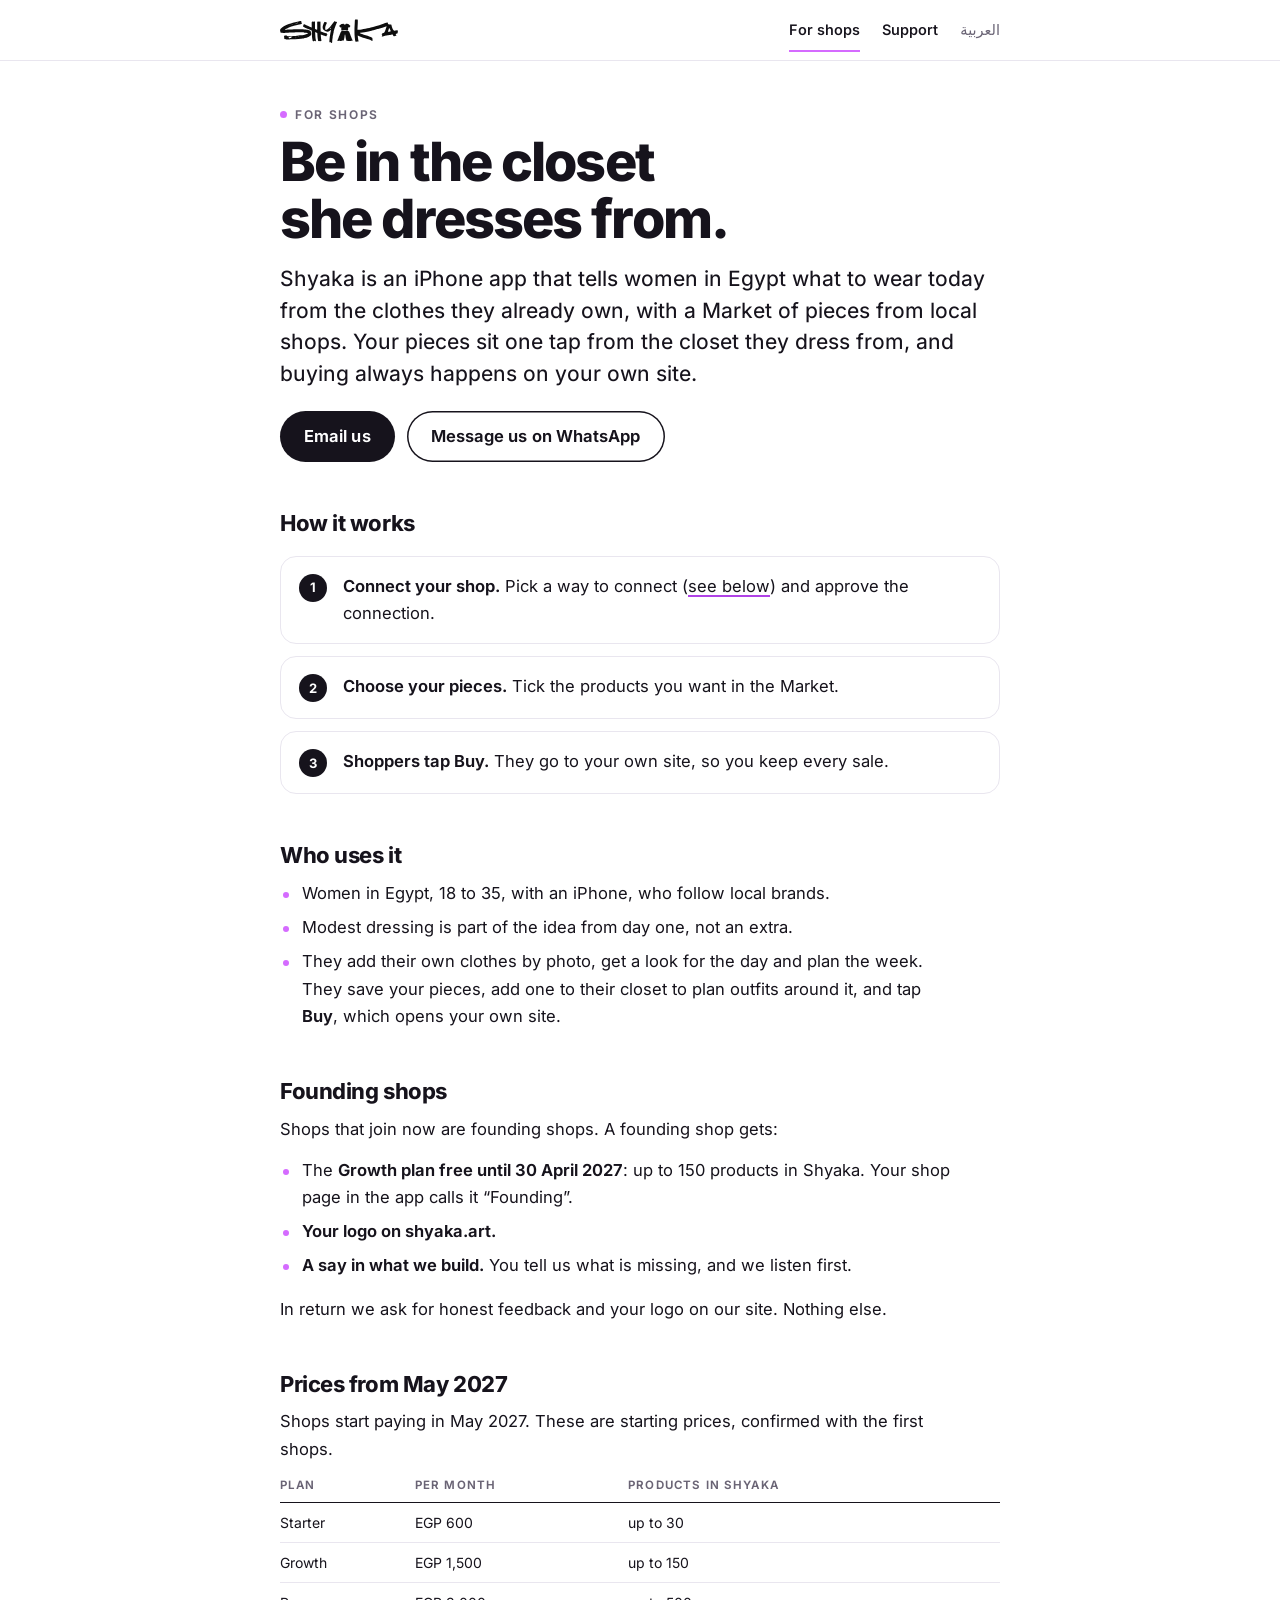
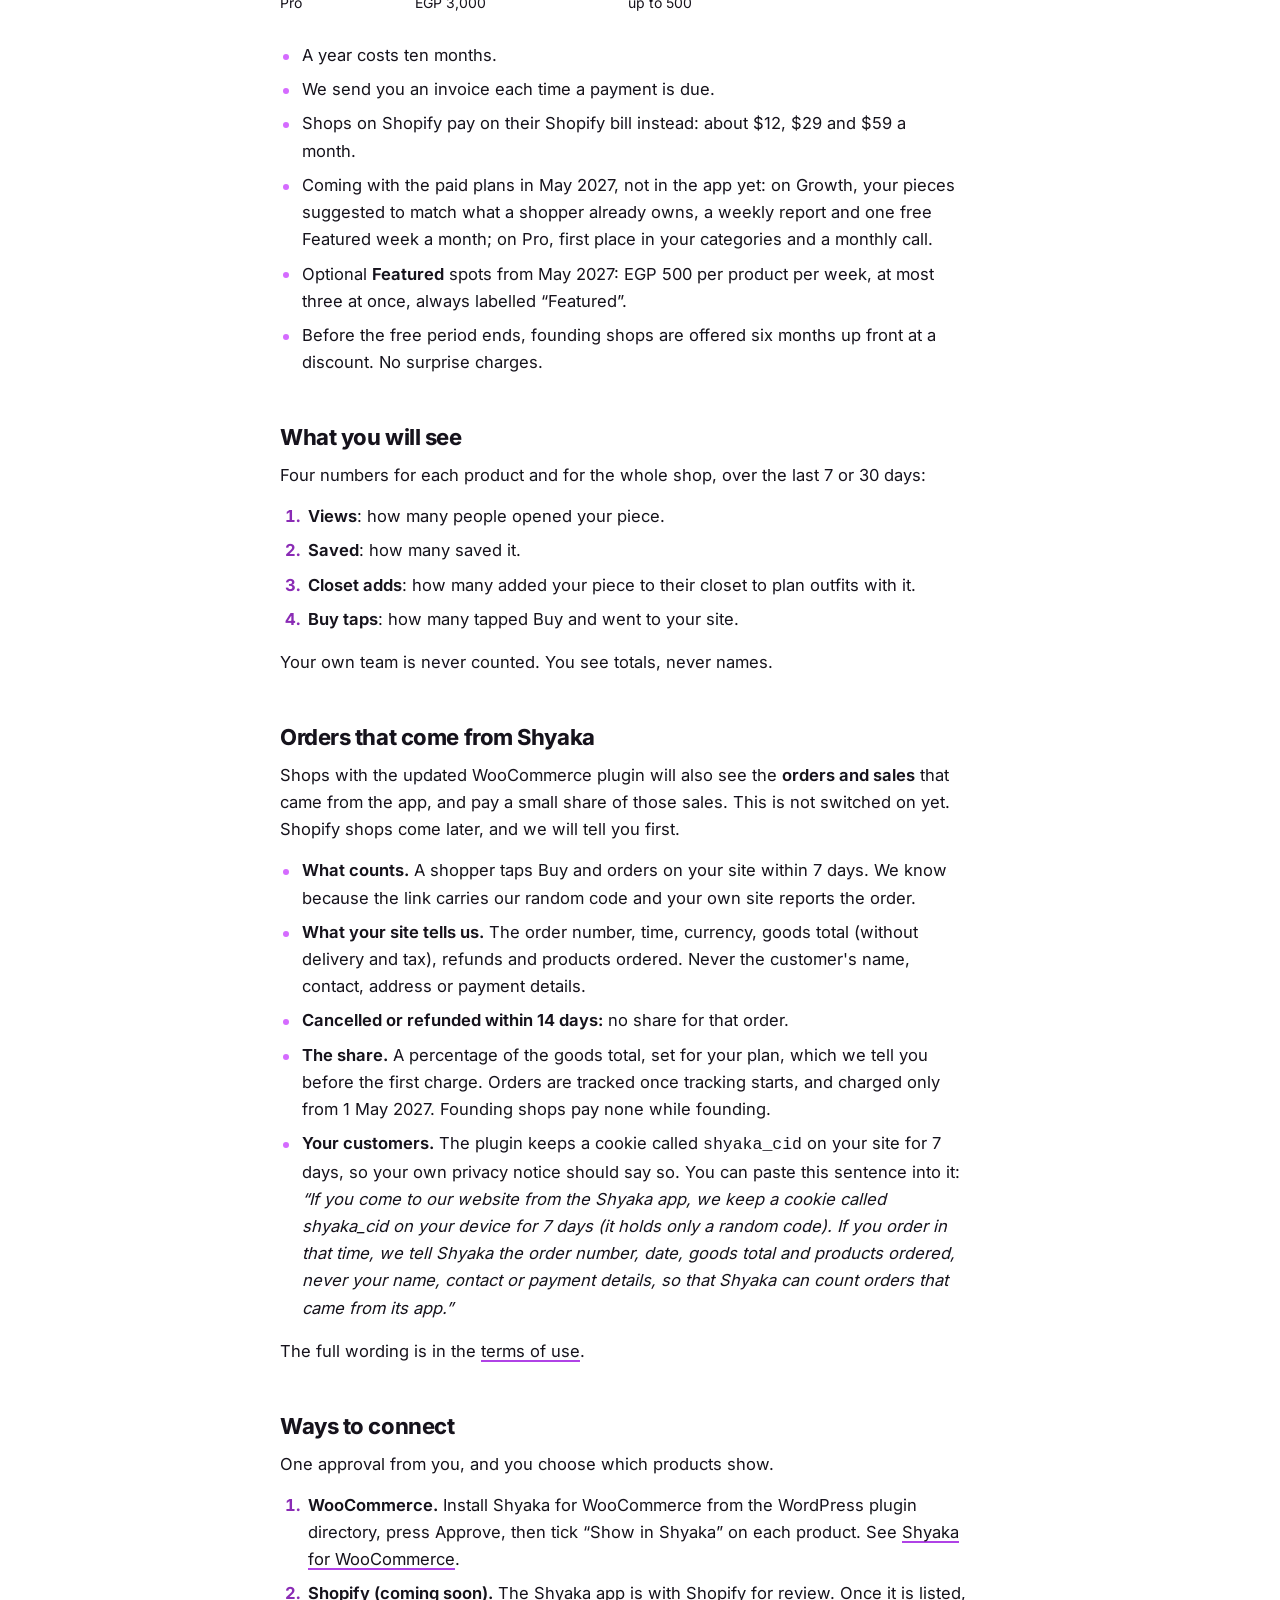
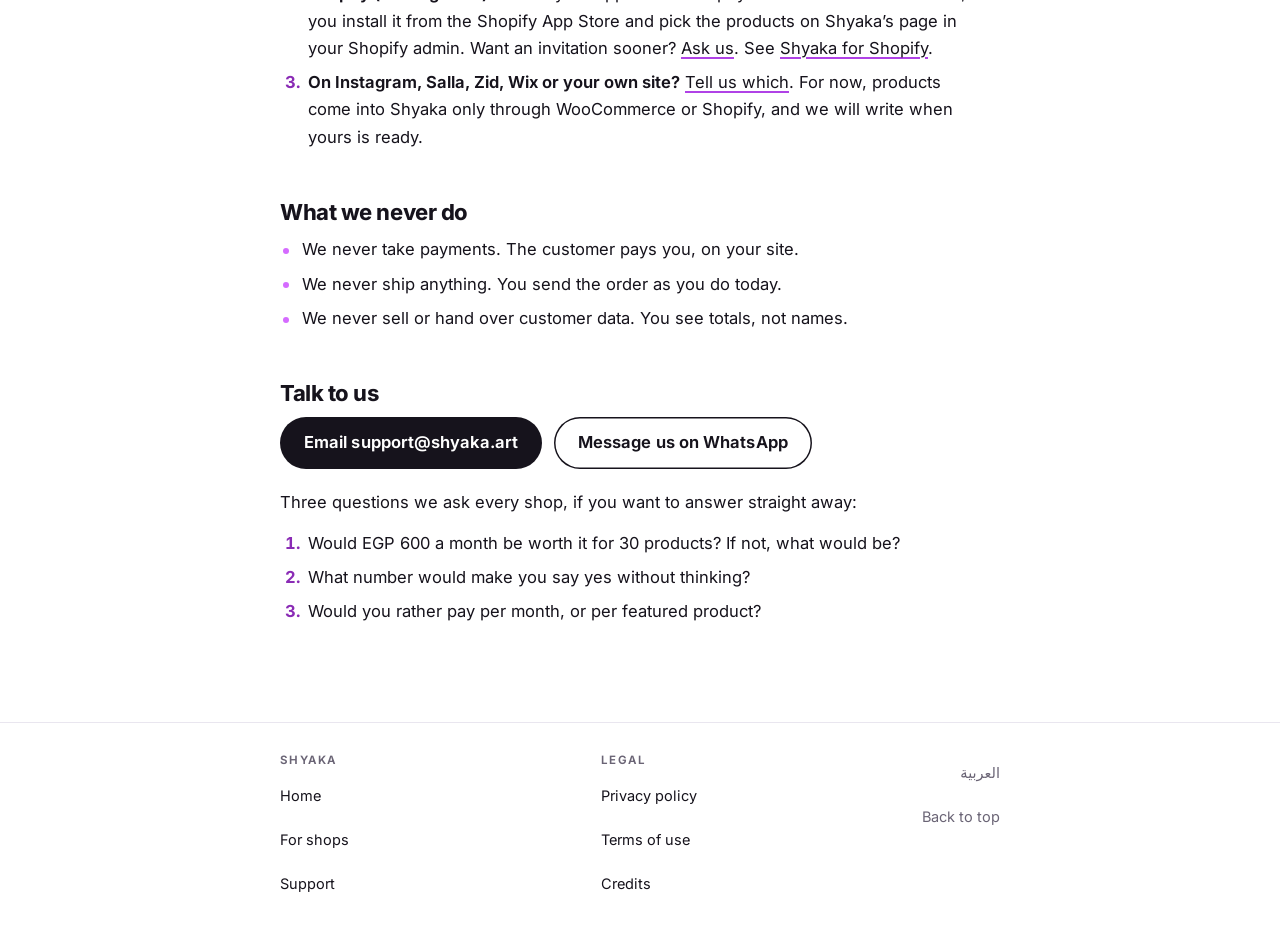
<file: shops.html>
<!doctype html>
<html lang="en-GB">
<head>
<meta charset="utf-8">
<!-- site:head -->
<meta name="viewport" content="width=device-width, initial-scale=1">
<title>Shyaka for shops</title>
<meta name="description" content="Put your shop's pieces one tap from the closet women in Egypt dress from. Founding shops pay nothing until 30 April 2027, and buying always happens on your own site.">
<meta name="theme-color" content="#ffffff">
<link rel="canonical" href="https://shyaka.art/shops.html">
<link rel="alternate" hreflang="en" href="https://shyaka.art/shops.html">
<link rel="alternate" hreflang="ar" href="https://shyaka.art/shops-ar.html">
<link rel="alternate" hreflang="x-default" href="https://shyaka.art/shops.html">
<meta property="og:type" content="website">
<meta property="og:site_name" content="Shyaka">
<meta property="og:locale" content="en_GB">
<meta property="og:title" content="Shyaka for shops">
<meta property="og:description" content="Put your shop's pieces one tap from the closet women in Egypt dress from. Founding shops pay nothing until 30 April 2027, and buying always happens on your own site.">
<meta property="og:url" content="https://shyaka.art/shops.html">
<meta property="og:image" content="https://shyaka.art/og-image.png">
<meta property="og:image:width" content="1200">
<meta property="og:image:height" content="630">
<meta property="og:image:alt" content="Shyaka. Made for rewearing.">
<meta name="twitter:card" content="summary_large_image">
<meta name="twitter:title" content="Shyaka for shops">
<meta name="twitter:description" content="Put your shop's pieces one tap from the closet women in Egypt dress from. Founding shops pay nothing until 30 April 2027, and buying always happens on your own site.">
<meta name="twitter:image" content="https://shyaka.art/og-image.png">
<link rel="icon" href="favicon.ico" sizes="any">
<link rel="icon" href="favicon.png" type="image/png" sizes="64x64">
<link rel="apple-touch-icon" href="apple-touch-icon.png">
<link rel="manifest" href="site.webmanifest">
<script>document.documentElement.className+=" js"</script>
<link rel="stylesheet" href="style.css?v=3a4cd510">
<script src="site.js?v=7aee2462" defer></script>
<!-- /site:head -->
</head>
<body>
<!-- site:header -->
<a class="skip" href="#content">Skip to content</a>
<header class="site-header"><div class="bar">
<a class="brand" href="https://shyaka.art/"><img src="wordmark.svg" width="150" height="33" alt="Shyaka"></a>
<nav class="site-nav" aria-label="Main"><a href="shops.html" aria-current="page">For shops</a><a href="support.html">Support</a><a class="lang" href="shops-ar.html" hreflang="ar" lang="ar">العربية</a></nav>
</div></header>
<!-- /site:header -->
<main id="content" class="has-bar">
<p class="eyebrow">For shops</p>
<h1>Be in the closet she dresses from.</h1>
<p>Shyaka is an iPhone app that tells women in Egypt what to wear today from the clothes they already own, with a Market of pieces from local shops. Your pieces sit one tap from the closet they dress from, and buying always happens on your own site.</p>
<p class="buttons"><a class="button" href="mailto:support@shyaka.art?subject=Shyaka%20for%20my%20shop">Email us</a><a class="button secondary" href="https://wa.me/201060917193">Message us on WhatsApp</a></p>

<h2>How it works</h2>
<ol class="steps">
<li><span><strong>Connect your shop.</strong> Pick a way to connect (<a href="#ways">see below</a>) and approve the connection.</span></li>
<li><span><strong>Choose your pieces.</strong> Tick the products you want in the Market.</span></li>
<li><span><strong>Shoppers tap Buy.</strong> They go to your own site, so you keep every sale.</span></li>
</ol>

<h2>Who uses it</h2>
<ul>
<li>Women in Egypt, 18 to 35, with an iPhone, who follow local brands.</li>
<li>Modest dressing is part of the idea from day one, not an extra.</li>
<li>They add their own clothes by photo, get a look for the day and plan the week. They save your pieces, add one to their closet to plan outfits around it, and tap <strong>Buy</strong>, which opens your own site.</li>
</ul>

<h2>Founding shops</h2>
<p>Shops that join now are founding shops. A founding shop gets:</p>
<ul>
<li>The <strong>Growth plan free until 30 April 2027</strong>: up to 150 products in Shyaka. Your shop page in the app calls it &ldquo;Founding&rdquo;.</li>
<li><strong>Your logo on shyaka.art.</strong></li>
<li><strong>A say in what we build.</strong> You tell us what is missing, and we listen first.</li>
</ul>
<p>In return we ask for honest feedback and your logo on our site. Nothing else.</p>

<h2>Prices from May 2027</h2>
<p>Shops start paying in May 2027. These are starting prices, confirmed with the first shops.</p>
<div class="table"><table>
<thead><tr><th scope="col">Plan</th><th scope="col">Per month</th><th scope="col">Products in Shyaka</th></tr></thead>
<tbody>
<tr><td>Starter</td><td>EGP 600</td><td>up to 30</td></tr>
<tr><td>Growth</td><td>EGP 1,500</td><td>up to 150</td></tr>
<tr><td>Pro</td><td>EGP 3,000</td><td>up to 500</td></tr>
</tbody></table></div>
<ul>
<li>A year costs ten months.</li>
<li>We send you an invoice each time a payment is due.</li>
<li>Shops on Shopify pay on their Shopify bill instead: about $12, $29 and $59 a month.</li>
<li>Coming with the paid plans in May 2027, not in the app yet: on Growth, your pieces suggested to match what a shopper already owns, a weekly report and one free Featured week a month; on Pro, first place in your categories and a monthly call.</li>
<li>Optional <strong>Featured</strong> spots from May 2027: EGP 500 per product per week, at most three at once, always labelled &ldquo;Featured&rdquo;.</li>
<li>Before the free period ends, founding shops are offered six months up front at a discount. No surprise charges.</li>
</ul>

<h2>What you will see</h2>
<p>Four numbers for each product and for the whole shop, over the last 7 or 30 days:</p>
<ol>
<li><strong>Views</strong>: how many people opened your piece.</li>
<li><strong>Saved</strong>: how many saved it.</li>
<li><strong>Closet adds</strong>: how many added your piece to their closet to plan outfits with it.</li>
<li><strong>Buy taps</strong>: how many tapped Buy and went to your site.</li>
</ol>
<p>Your own team is never counted. You see totals, never names.</p>

<h2 id="orders">Orders that come from Shyaka</h2>
<p>Shops with the updated WooCommerce plugin will also see the <strong>orders and sales</strong> that came from the app, and pay a small share of those sales. This is not switched on yet. Shopify shops come later, and we will tell you first.</p>
<ul>
<li><strong>What counts.</strong> A shopper taps Buy and orders on your site within 7 days. We know because the link carries our random code and your own site reports the order.</li>
<li><strong>What your site tells us.</strong> The order number, time, currency, goods total (without delivery and tax), refunds and products ordered. Never the customer's name, contact, address or payment details.</li>
<li><strong>Cancelled or refunded within 14 days:</strong> no share for that order.</li>
<li><strong>The share.</strong> A percentage of the goods total, set for your plan, which we tell you before the first charge. Orders are tracked once tracking starts, and charged only from 1 May 2027. Founding shops pay none while founding.</li>
<li><strong>Your customers.</strong> The plugin keeps a cookie called <code>shyaka_cid</code> on your site for 7 days, so your own privacy notice should say so. You can paste this sentence into it:<br><em>&ldquo;If you come to our website from the Shyaka app, we keep a cookie called shyaka_cid on your device for 7 days (it holds only a random code). If you order in that time, we tell Shyaka the order number, date, goods total and products ordered, never your name, contact or payment details, so that Shyaka can count orders that came from its app.&rdquo;</em></li>
</ul>
<p>The full wording is in the <a href="terms.html#shops-orders-that-come-from-shyaka">terms of use</a>.</p>

<h2 id="ways">Ways to connect</h2>
<p>One approval from you, and you choose which products show.</p>
<ol>
<li><strong>WooCommerce.</strong> Install Shyaka for WooCommerce from the WordPress plugin directory, press Approve, then tick &ldquo;Show in Shyaka&rdquo; on each product. See <a href="woocommerce.html">Shyaka for WooCommerce</a>.</li>
<li><strong>Shopify (coming soon).</strong> The Shyaka app is with Shopify for review. Once it is listed, you install it from the Shopify App Store and pick the products on Shyaka&rsquo;s page in your Shopify admin. Want an invitation sooner? <a href="mailto:support@shyaka.art?subject=Shopify%20invitation%20for%20my%20shop">Ask us</a>. See <a href="shopify.html">Shyaka for Shopify</a>.</li>
<li><strong>On Instagram, Salla, Zid, Wix or your own site?</strong> <a href="mailto:support@shyaka.art?subject=My%20shop%20platform">Tell us which</a>. For now, products come into Shyaka only through WooCommerce or Shopify, and we will write when yours is ready.</li>
</ol>

<h2>What we never do</h2>
<ul>
<li>We never take payments. The customer pays you, on your site.</li>
<li>We never ship anything. You send the order as you do today.</li>
<li>We never sell or hand over customer data. You see totals, not names.</li>
</ul>

<h2>Talk to us</h2>
<p class="buttons"><a class="button" href="mailto:support@shyaka.art?subject=Shyaka%20for%20my%20shop">Email support@shyaka.art</a><a class="button secondary" href="https://wa.me/201060917193">Message us on WhatsApp</a></p>
<p>Three questions we ask every shop, if you want to answer straight away:</p>
<ol>
<li>Would EGP 600 a month be worth it for 30 products? If not, what would be?</li>
<li>What number would make you say yes without thinking?</li>
<li>Would you rather pay per month, or per featured product?</li>
</ol>

<div class="contact-bar"><a class="button" href="mailto:support@shyaka.art?subject=Shyaka%20for%20my%20shop">Email us</a><a class="button secondary" href="https://wa.me/201060917193">WhatsApp</a></div>
</main>
<!-- site:footer -->
<footer class="site-footer"><div class="foot">
<nav class="foot-col" aria-label="Shyaka"><p class="foot-h">Shyaka</p><a href="index.html">Home</a><a href="shops.html">For shops</a><a href="support.html">Support</a></nav>
<nav class="foot-col" aria-label="Legal"><p class="foot-h">Legal</p><a href="privacy.html">Privacy policy</a><a href="terms.html">Terms of use</a><a href="credits.html">Credits</a></nav>
<p class="foot-end"><a class="lang" href="shops-ar.html" hreflang="ar" lang="ar">العربية</a><a class="top" href="#content">Back to top</a></p>
</div></footer>
<!-- /site:footer -->
</body>
</html>
</file>
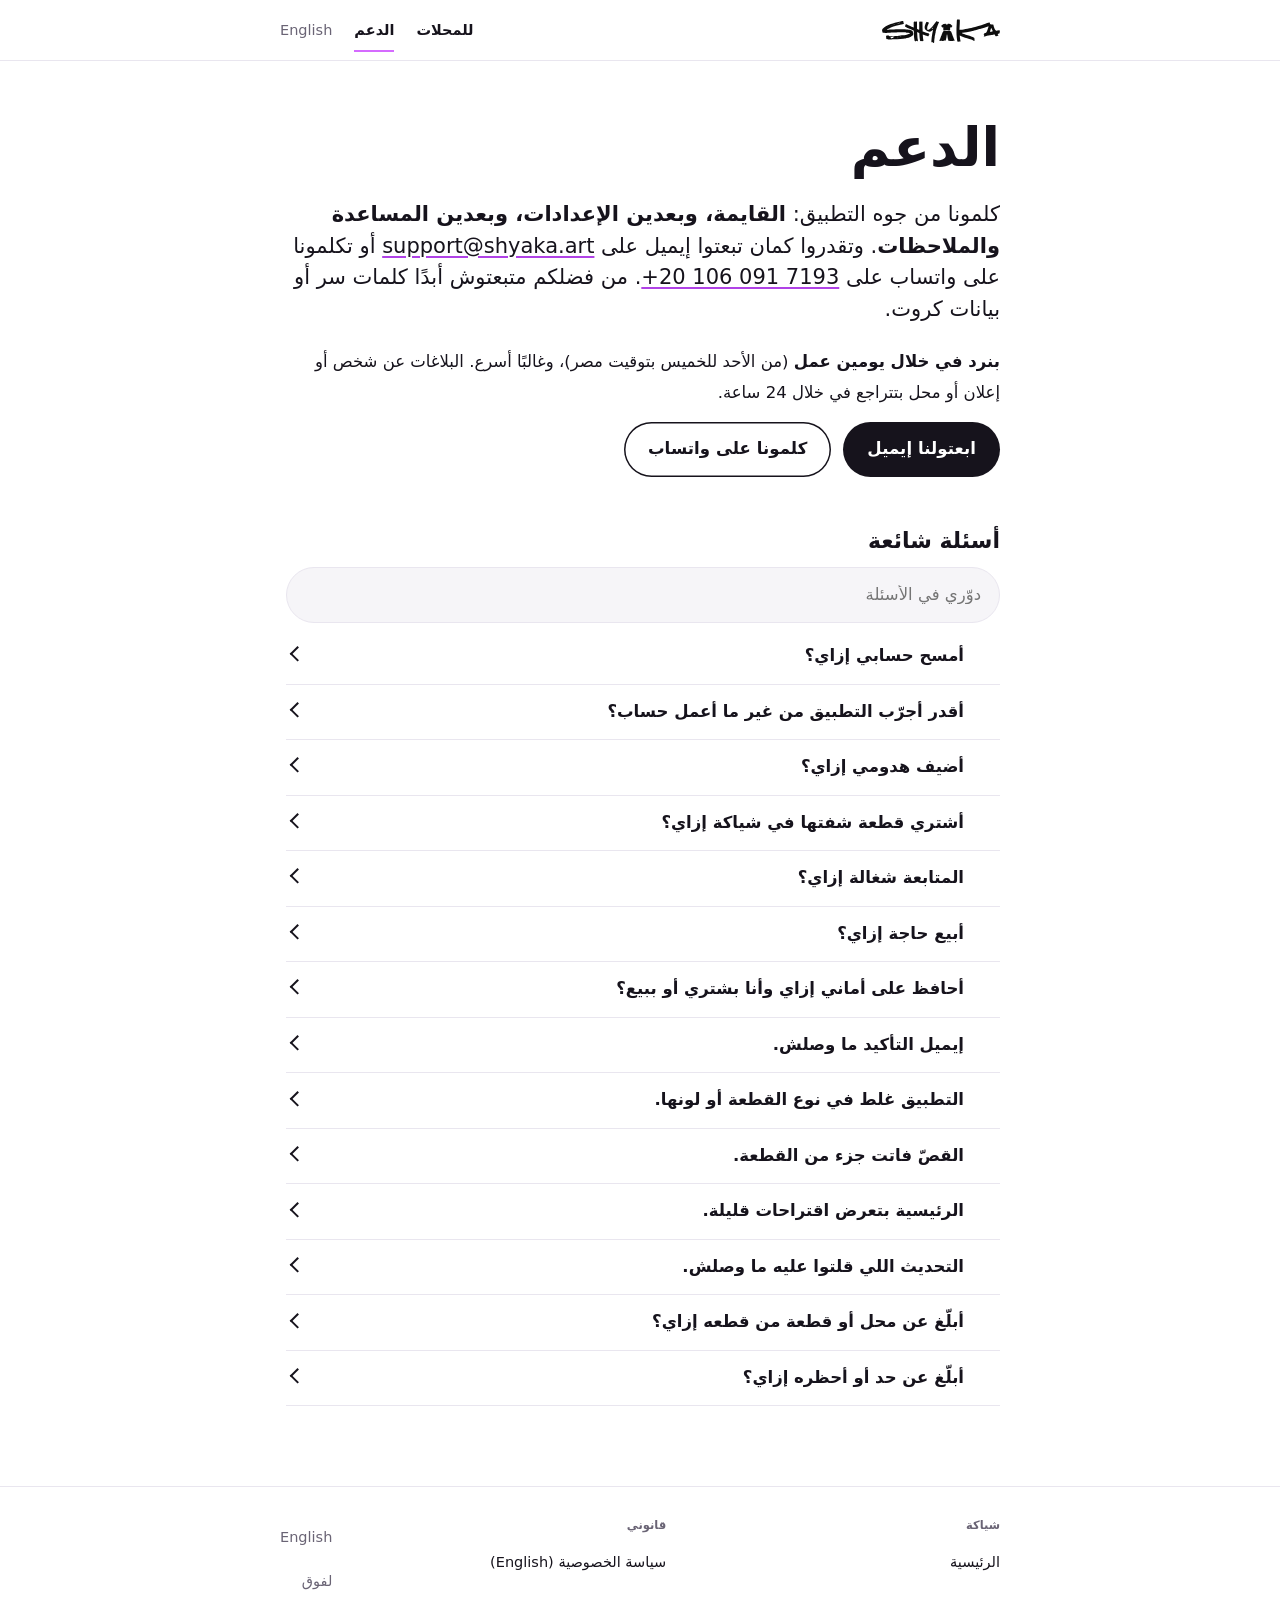
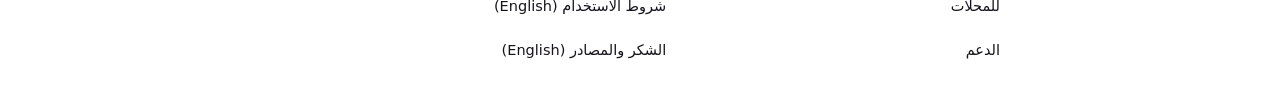
<file: support-ar.html>
<!doctype html>
<html lang="ar-EG" dir="rtl">
<head>
<meta charset="utf-8">
<!-- site:head -->
<meta name="viewport" content="width=device-width, initial-scale=1">
<title>الدعم - شياكة</title>
<meta name="description" content="كلمونا من جوه التطبيق أو بالإيميل أو على واتساب. بنرد في خلال يومين عمل، من الأحد للخميس بتوقيت مصر.">
<meta name="theme-color" content="#ffffff">
<link rel="canonical" href="https://shyaka.art/support-ar.html">
<link rel="alternate" hreflang="en" href="https://shyaka.art/support.html">
<link rel="alternate" hreflang="ar" href="https://shyaka.art/support-ar.html">
<link rel="alternate" hreflang="x-default" href="https://shyaka.art/support.html">
<meta property="og:type" content="website">
<meta property="og:site_name" content="شياكة">
<meta property="og:locale" content="ar_EG">
<meta property="og:title" content="الدعم - شياكة">
<meta property="og:description" content="كلمونا من جوه التطبيق أو بالإيميل أو على واتساب. بنرد في خلال يومين عمل، من الأحد للخميس بتوقيت مصر.">
<meta property="og:url" content="https://shyaka.art/support-ar.html">
<meta property="og:image" content="https://shyaka.art/og-image-ar.png">
<meta property="og:image:width" content="1200">
<meta property="og:image:height" content="630">
<meta property="og:image:alt" content="شياكة. دولابك وإطلالاتك والمحلات.">
<meta name="twitter:card" content="summary_large_image">
<meta name="twitter:title" content="الدعم - شياكة">
<meta name="twitter:description" content="كلمونا من جوه التطبيق أو بالإيميل أو على واتساب. بنرد في خلال يومين عمل، من الأحد للخميس بتوقيت مصر.">
<meta name="twitter:image" content="https://shyaka.art/og-image-ar.png">
<link rel="icon" href="favicon.ico" sizes="any">
<link rel="icon" href="favicon.png" type="image/png" sizes="64x64">
<link rel="apple-touch-icon" href="apple-touch-icon.png">
<link rel="manifest" href="site.webmanifest">
<script>document.documentElement.className+=" js"</script>
<link rel="stylesheet" href="style.css?v=3a4cd510">
<script src="site.js?v=7aee2462" defer></script>
<script type="application/ld+json">{"@context":"https://schema.org","@type":"FAQPage","mainEntity":[{"@type":"Question","name":"أمسح حسابي إزاي؟","acceptedAnswer":{"@type":"Answer","text":"القايمة، وبعدين الإعدادات، وبعدين «الخصوصية والبيانات»، وبعدين «امسحي الحساب». «صدّري بياناتي» في نفس الصفحة، لو عايزة نسخة الأول."}},{"@type":"Question","name":"أقدر أجرّب التطبيق من غير ما أعمل حساب؟","acceptedAnswer":{"@type":"Answer","text":"أيوه. دوسي «اتفرّجي بس» في شاشة الدخول. هيفتح دولاب تجريبي عليه علامة «تجريبي»، ومفيش حاجة بتتبعت لأي مكان."}},{"@type":"Question","name":"أضيف هدومي إزاي؟","acceptedAnswer":{"@type":"Answer","text":"دوسي على + في الشريط اللي تحت، وبعدين «ضيفي قطعة» (أو «ضيفي هدوم» من القايمة)، وصوّري أو اختاري صورة. هدومك خاصة بيكي وبتظهر في «دولابي» اللي تفتحيه من القايمة أو من الرئيسية."}},{"@type":"Question","name":"أشتري قطعة شفتها في شياكة إزاي؟","acceptedAnswer":{"@type":"Answer","text":"افتحي «السوق» (أو «المحلات» من القايمة)، وافتحي القطعة ودوسي «اشتري». ده بياخدك على موقع المحل نفسه، وهناك بتدفعي والمحل بيوصّل. شياكة مفيهاش دفع ومبتاخدش فلوس على الهدوم. ودوسي «ضيفي لدولابي» لو عايزة تخططي لبس بالقطعة قبل ما تقرري."}},{"@type":"Question","name":"المتابعة شغالة إزاي؟","acceptedAnswer":{"@type":"Answer","text":"بتتابعي حد من صفحته، وتلاقيه من «بحث». المتابعة من ناحية واحدة زي إنستجرام. الحسابات خاصة في الأول، فكل شخص بيوافق على كل متابِع، وتقدري تخلّي حسابك عام من الإعدادات. المتابعين يقدروا يعملوا إعجاب على لوك ويصوّتوا في استطلاع. مفيش تعليقات ولا رسايل. ممكن المتابعة تكون لسه مش مفتوحة للكل."}},{"@type":"Question","name":"أبيع حاجة إزاي؟","acceptedAnswer":{"@type":"Answer","text":"لازم يكون سنك 18 أو أكتر. افتحي السوق، دوسي «بيع»، وضيفي صور وتفاصيل وسعر ورقم تليفون. العرض ببلاش وقت الإطلاق. كل إعلان بيتراجع الأول؛ ولما يتوافق عليه بيظهر سبع أيام. انزّليه تاني بإيدك لما يخلص، وعلّميه «اتباع» لما يتباع."}},{"@type":"Question","name":"أحافظ على أماني إزاي وأنا بشتري أو ببيع؟","acceptedAnswer":{"@type":"Answer","text":"قابلي الشخص في مكان عام فيه ناس، وافحصي الحاجة قبل ما تدفعي، ومتبعتيش فلوس مقدّم أبدًا. لو حسيتي إن في حاجة مش مظبوطة، امشي وبلّغي عن الإعلان أو الشخص."}},{"@type":"Question","name":"إيميل التأكيد ما وصلش.","acceptedAnswer":{"@type":"Answer","text":"بصي في الـ spam الأول. لو مش موجود بعد كام دقيقة، ارجعي لشاشة الدخول واطلبي واحد جديد، أو ادخلي بـ Apple أو Google."}},{"@type":"Question","name":"التطبيق غلط في نوع القطعة أو لونها.","acceptedAnswer":{"@type":"Answer","text":"دوسي على النوع أو اللون الصح تحت الصورة؛ بياخد ثانية وبيساعدنا نحسّنه. على الموبايل لوحده بيعرف النوع صح حوالي مرتين من كل تلاتة؛ ولو شغّلتي التعرّف على الهدوم (الإعدادات، وبعدين المشاركة والبيانات) بيبقى أحسن."}},{"@type":"Question","name":"القصّ فاتت جزء من القطعة.","acceptedAnswer":{"@type":"Answer","text":"عشان تطلع أنضف، افردي القطعة أو علّقيها وصوّريها. ولو الصورة وانتي لابساها، دوسي على القطعة نفسها."}},{"@type":"Question","name":"الرئيسية بتعرض اقتراحات قليلة.","acceptedAnswer":{"@type":"Answer","text":"الرئيسية محتاجة على الأقل توب وبنطلون (أو فستان) وجزمة. ضيفي كام قطعة كمان وهي هتنسّقهم لك."}},{"@type":"Question","name":"التحديث اللي قلتوا عليه ما وصلش.","acceptedAnswer":{"@type":"Answer","text":"التحديثات السريعة بتتنزّل في الخلفية وبتشتغل أول مرة تقفلي التطبيق خالص وتفتحيه تاني. اقفلي شياكة خالص (اسحبيها لفوق) وافتحيها تاني، مرتين لو احتاجت."}},{"@type":"Question","name":"أبلّغ عن محل أو قطعة من قطعه إزاي؟","acceptedAnswer":{"@type":"Answer","text":"افتحي القطعة أو المحل في السوق ودوسي «إبلاغ» تحت في الصفحة، واختاري السبب. بنراجعه في خلال 24 ساعة ونقدر نخفي القطعة أو المحل."}},{"@type":"Question","name":"أبلّغ عن حد أو أحظره إزاي؟","acceptedAnswer":{"@type":"Answer","text":"افتحي اللوك أو الحساب أو الإعلان، ودوسي على قايمته أو «إبلاغ»، واختاري السبب. ومن صفحة الشخص تقدري كمان تحظريه أو تشيليه من المتابعين. بنحاول نراجع البلاغات خلال 24 ساعة."}}]}</script>
<!-- /site:head -->
</head>
<body>
<!-- site:header -->
<a class="skip" href="#content">تخطّي إلى المحتوى</a>
<header class="site-header"><div class="bar">
<a class="brand" href="https://shyaka.art/"><img src="wordmark.svg" width="150" height="33" alt="شياكة"></a>
<nav class="site-nav" aria-label="القايمة الرئيسية"><a href="shops-ar.html">للمحلات</a><a href="support-ar.html" aria-current="page">الدعم</a><a class="lang" href="support.html" hreflang="en" lang="en">English</a></nav>
</div></header>
<!-- /site:header -->
<main id="content">
<h1>الدعم</h1>
<p>كلمونا من جوه التطبيق: <strong>القايمة، وبعدين الإعدادات، وبعدين المساعدة والملاحظات</strong>. وتقدروا كمان تبعتوا إيميل على <a href="mailto:support@shyaka.art">support@shyaka.art</a> أو تكلمونا على واتساب على <a href="https://wa.me/201060917193" dir="ltr">+20 106 091 7193</a>. من فضلكم متبعتوش أبدًا كلمات سر أو بيانات كروت.</p>
<p><strong>بنرد في خلال يومين عمل</strong> (من الأحد للخميس بتوقيت مصر)، وغالبًا أسرع. البلاغات عن شخص أو إعلان أو محل بتتراجع في خلال 24 ساعة.</p>
<p class="buttons"><a class="button" href="mailto:support@shyaka.art">ابعتولنا إيميل</a><a class="button secondary" href="https://wa.me/201060917193">كلمونا على واتساب</a></p>
<h2>أسئلة شائعة</h2>
<p class="faq-search"><label class="sr-only" for="faq-q">دوّري في الأسئلة</label><input id="faq-q" type="search" placeholder="دوّري في الأسئلة" autocomplete="off"></p>
<div class="faq">
<details class="qa"><summary>أمسح حسابي إزاي؟</summary><div class="a">القايمة، وبعدين الإعدادات، وبعدين «الخصوصية والبيانات»، وبعدين «امسحي الحساب». «صدّري بياناتي» في نفس الصفحة، لو عايزة نسخة الأول.</div></details>
<details class="qa"><summary>أقدر أجرّب التطبيق من غير ما أعمل حساب؟</summary><div class="a">أيوه. دوسي «اتفرّجي بس» في شاشة الدخول. هيفتح دولاب تجريبي عليه علامة «تجريبي»، ومفيش حاجة بتتبعت لأي مكان.</div></details>
<details class="qa"><summary>أضيف هدومي إزاي؟</summary><div class="a">دوسي على + في الشريط اللي تحت، وبعدين «ضيفي قطعة» (أو «ضيفي هدوم» من القايمة)، وصوّري أو اختاري صورة. هدومك خاصة بيكي وبتظهر في «دولابي» اللي تفتحيه من القايمة أو من الرئيسية.</div></details>
<details class="qa"><summary>أشتري قطعة شفتها في شياكة إزاي؟</summary><div class="a">افتحي «السوق» (أو «المحلات» من القايمة)، وافتحي القطعة ودوسي «اشتري». ده بياخدك على موقع المحل نفسه، وهناك بتدفعي والمحل بيوصّل. شياكة مفيهاش دفع ومبتاخدش فلوس على الهدوم. ودوسي «ضيفي لدولابي» لو عايزة تخططي لبس بالقطعة قبل ما تقرري.</div></details>
<details class="qa"><summary>المتابعة شغالة إزاي؟</summary><div class="a">بتتابعي حد من صفحته، وتلاقيه من «بحث». المتابعة من ناحية واحدة زي إنستجرام. الحسابات خاصة في الأول، فكل شخص بيوافق على كل متابِع، وتقدري تخلّي حسابك عام من الإعدادات. المتابعين يقدروا يعملوا إعجاب على لوك ويصوّتوا في استطلاع. مفيش تعليقات ولا رسايل. ممكن المتابعة تكون لسه مش مفتوحة للكل.</div></details>
<details class="qa"><summary>أبيع حاجة إزاي؟</summary><div class="a">لازم يكون سنك 18 أو أكتر. افتحي السوق، دوسي «بيع»، وضيفي صور وتفاصيل وسعر ورقم تليفون. العرض ببلاش وقت الإطلاق. كل إعلان بيتراجع الأول؛ ولما يتوافق عليه بيظهر سبع أيام. انزّليه تاني بإيدك لما يخلص، وعلّميه «اتباع» لما يتباع.</div></details>
<details class="qa"><summary>أحافظ على أماني إزاي وأنا بشتري أو ببيع؟</summary><div class="a">قابلي الشخص في مكان عام فيه ناس، وافحصي الحاجة قبل ما تدفعي، ومتبعتيش فلوس مقدّم أبدًا. لو حسيتي إن في حاجة مش مظبوطة، امشي وبلّغي عن الإعلان أو الشخص.</div></details>
<details class="qa"><summary>إيميل التأكيد ما وصلش.</summary><div class="a">بصي في الـ spam الأول. لو مش موجود بعد كام دقيقة، ارجعي لشاشة الدخول واطلبي واحد جديد، أو ادخلي بـ Apple أو Google.</div></details>
<details class="qa"><summary>التطبيق غلط في نوع القطعة أو لونها.</summary><div class="a">دوسي على النوع أو اللون الصح تحت الصورة؛ بياخد ثانية وبيساعدنا نحسّنه. على الموبايل لوحده بيعرف النوع صح حوالي مرتين من كل تلاتة؛ ولو شغّلتي التعرّف على الهدوم (الإعدادات، وبعدين المشاركة والبيانات) بيبقى أحسن.</div></details>
<details class="qa"><summary>القصّ فاتت جزء من القطعة.</summary><div class="a">عشان تطلع أنضف، افردي القطعة أو علّقيها وصوّريها. ولو الصورة وانتي لابساها، دوسي على القطعة نفسها.</div></details>
<details class="qa"><summary>الرئيسية بتعرض اقتراحات قليلة.</summary><div class="a">الرئيسية محتاجة على الأقل توب وبنطلون (أو فستان) وجزمة. ضيفي كام قطعة كمان وهي هتنسّقهم لك.</div></details>
<details class="qa"><summary>التحديث اللي قلتوا عليه ما وصلش.</summary><div class="a">التحديثات السريعة بتتنزّل في الخلفية وبتشتغل أول مرة تقفلي التطبيق خالص وتفتحيه تاني. اقفلي شياكة خالص (اسحبيها لفوق) وافتحيها تاني، مرتين لو احتاجت.</div></details>
<details class="qa"><summary>أبلّغ عن محل أو قطعة من قطعه إزاي؟</summary><div class="a">افتحي القطعة أو المحل في السوق ودوسي «إبلاغ» تحت في الصفحة، واختاري السبب. بنراجعه في خلال 24 ساعة ونقدر نخفي القطعة أو المحل.</div></details>
<details class="qa"><summary>أبلّغ عن حد أو أحظره إزاي؟</summary><div class="a">افتحي اللوك أو الحساب أو الإعلان، ودوسي على قايمته أو «إبلاغ»، واختاري السبب. ومن صفحة الشخص تقدري كمان تحظريه أو تشيليه من المتابعين. بنحاول نراجع البلاغات خلال 24 ساعة.</div></details>
</div>
<p id="faq-none" hidden>مفيش سؤال بالشكل ده. ابعتولنا إيميل وهنرد.</p>
</main>
<!-- site:footer -->
<footer class="site-footer"><div class="foot">
<nav class="foot-col" aria-label="شياكة"><p class="foot-h">شياكة</p><a href="index-ar.html">الرئيسية</a><a href="shops-ar.html">للمحلات</a><a href="support-ar.html">الدعم</a></nav>
<nav class="foot-col" aria-label="قانوني"><p class="foot-h">قانوني</p><a href="privacy.html">سياسة الخصوصية (English)</a><a href="terms.html">شروط الاستخدام (English)</a><a href="credits.html">الشكر والمصادر (English)</a></nav>
<p class="foot-end"><a class="lang" href="support.html" hreflang="en" lang="en">English</a><a class="top" href="#content">لفوق</a></p>
</div></footer>
<!-- /site:footer -->
</body>
</html>
</file>
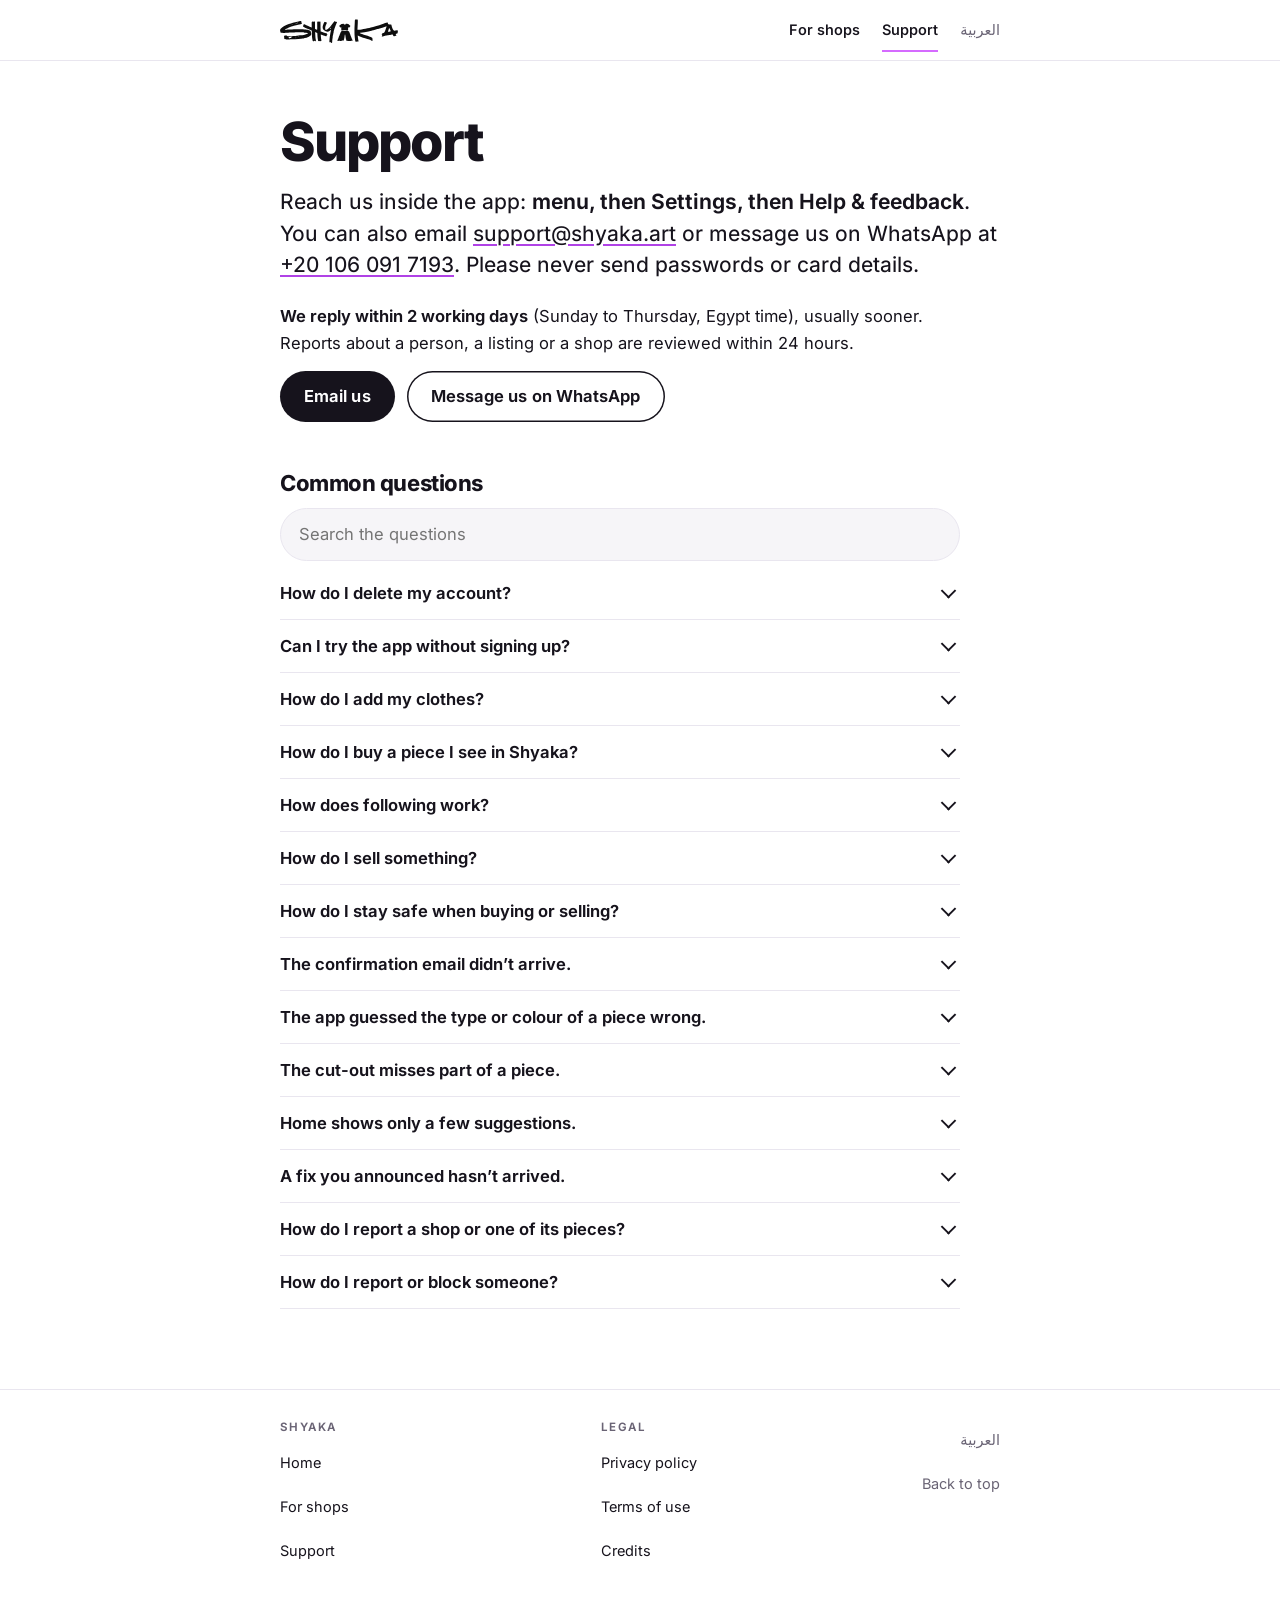
<file: support.html>
<!doctype html>
<html lang="en-GB">
<head>
<meta charset="utf-8">
<!-- site:head -->
<meta name="viewport" content="width=device-width, initial-scale=1">
<title>Shyaka support</title>
<meta name="description" content="Reach us inside the app, by email or on WhatsApp. We reply within 2 working days, Sunday to Thursday, Egypt time.">
<meta name="theme-color" content="#ffffff">
<link rel="canonical" href="https://shyaka.art/support.html">
<link rel="alternate" hreflang="en" href="https://shyaka.art/support.html">
<link rel="alternate" hreflang="ar" href="https://shyaka.art/support-ar.html">
<link rel="alternate" hreflang="x-default" href="https://shyaka.art/support.html">
<meta property="og:type" content="website">
<meta property="og:site_name" content="Shyaka">
<meta property="og:locale" content="en_GB">
<meta property="og:title" content="Shyaka support">
<meta property="og:description" content="Reach us inside the app, by email or on WhatsApp. We reply within 2 working days, Sunday to Thursday, Egypt time.">
<meta property="og:url" content="https://shyaka.art/support.html">
<meta property="og:image" content="https://shyaka.art/og-image.png">
<meta property="og:image:width" content="1200">
<meta property="og:image:height" content="630">
<meta property="og:image:alt" content="Shyaka. Made for rewearing.">
<meta name="twitter:card" content="summary_large_image">
<meta name="twitter:title" content="Shyaka support">
<meta name="twitter:description" content="Reach us inside the app, by email or on WhatsApp. We reply within 2 working days, Sunday to Thursday, Egypt time.">
<meta name="twitter:image" content="https://shyaka.art/og-image.png">
<link rel="icon" href="favicon.ico" sizes="any">
<link rel="icon" href="favicon.png" type="image/png" sizes="64x64">
<link rel="apple-touch-icon" href="apple-touch-icon.png">
<link rel="manifest" href="site.webmanifest">
<script>document.documentElement.className+=" js"</script>
<link rel="stylesheet" href="style.css?v=3a4cd510">
<script src="site.js?v=7aee2462" defer></script>
<script type="application/ld+json">{"@context":"https://schema.org","@type":"FAQPage","mainEntity":[{"@type":"Question","name":"How do I delete my account?","acceptedAnswer":{"@type":"Answer","text":"Menu, then Settings, then Privacy & data, then Delete account. Export my data is on the same page, so you can get a copy first."}},{"@type":"Question","name":"Can I try the app without signing up?","acceptedAnswer":{"@type":"Answer","text":"Yes. Tap \"Just look around\" on the sign-in screen. It opens a sample wardrobe, marked Demo, and nothing is sent anywhere."}},{"@type":"Question","name":"How do I add my clothes?","acceptedAnswer":{"@type":"Answer","text":"Tap the + in the bottom bar, then Add a piece (or Add clothes in the menu), and take or choose a photo. Your clothes are private and appear in My closet, which you can open from the menu or from Home."}},{"@type":"Question","name":"How do I buy a piece I see in Shyaka?","acceptedAnswer":{"@type":"Answer","text":"Open Market (or Shops in the menu), open a piece and tap Buy. That takes you to the shop's own website, where you pay and the shop delivers. Shyaka has no checkout and takes no payment for clothes. Tap Add to my closet to plan outfits with a piece before you decide."}},{"@type":"Question","name":"How does following work?","acceptedAnswer":{"@type":"Answer","text":"You follow someone from their profile, which you can find with Search. Following is one way, like Instagram. Accounts are private at first, so a person approves each follower; you can make yours public in Settings. Followers can like a look and vote in a poll. There are no comments or messages. Following may not be open to everyone yet."}},{"@type":"Question","name":"How do I sell something?","acceptedAnswer":{"@type":"Answer","text":"You must be 18 or older. Open Market, tap Sell, and add photos, details, a price and a phone number. Listing is free while we launch. Each listing is reviewed first; once approved it shows for seven days. List it again by hand when it ends, and mark it sold once it has sold."}},{"@type":"Question","name":"How do I stay safe when buying or selling?","acceptedAnswer":{"@type":"Answer","text":"Meet in a busy public place, check the item before paying, and never send money in advance. If something feels wrong, walk away and report the listing or person."}},{"@type":"Question","name":"The confirmation email didn’t arrive.","acceptedAnswer":{"@type":"Answer","text":"Check your spam folder first. If it is not there after a few minutes, go back to the sign-in screen and ask for a new one, or sign in with Apple or Google instead."}},{"@type":"Question","name":"The app guessed the type or colour of a piece wrong.","acceptedAnswer":{"@type":"Answer","text":"Tap the right type or colour under the photo; it takes a second and helps us improve it. On the phone alone the scanner gets the type right about two times in three; with clothing recognition switched on (Settings, then Sharing & data) it does better."}},{"@type":"Question","name":"The cut-out misses part of a piece.","acceptedAnswer":{"@type":"Answer","text":"For the cleanest result, lay the piece flat or hang it, then take the photo. In a photo of you wearing it, tap the piece itself."}},{"@type":"Question","name":"Home shows only a few suggestions.","acceptedAnswer":{"@type":"Answer","text":"Home needs at least a top, bottoms (or a dress) and shoes. Add a few more pieces and it will mix them for you."}},{"@type":"Question","name":"A fix you announced hasn’t arrived.","acceptedAnswer":{"@type":"Answer","text":"Quick updates download in the background and apply the next time the app is fully closed and opened again. Close Shyaka fully (swipe it away) and open it again, twice if needed."}},{"@type":"Question","name":"How do I report a shop or one of its pieces?","acceptedAnswer":{"@type":"Answer","text":"Open the piece or the shop in Market and tap Report at the bottom of the page, then pick a reason. We review it within 24 hours and can hide the piece or the shop."}},{"@type":"Question","name":"How do I report or block someone?","acceptedAnswer":{"@type":"Answer","text":"Open the look, account or listing, tap its menu or Report, and pick a reason. On a profile you can also block the person or remove them as a follower. We aim to review reports within 24 hours."}}]}</script>
<!-- /site:head -->
</head>
<body>
<!-- site:header -->
<a class="skip" href="#content">Skip to content</a>
<header class="site-header"><div class="bar">
<a class="brand" href="https://shyaka.art/"><img src="wordmark.svg" width="150" height="33" alt="Shyaka"></a>
<nav class="site-nav" aria-label="Main"><a href="shops.html">For shops</a><a href="support.html" aria-current="page">Support</a><a class="lang" href="support-ar.html" hreflang="ar" lang="ar">العربية</a></nav>
</div></header>
<!-- /site:header -->
<main id="content">
<h1>Support</h1>
<p>Reach us inside the app: <strong>menu, then Settings, then Help &amp; feedback</strong>. You can also email <a href="mailto:support@shyaka.art">support@shyaka.art</a> or message us on WhatsApp at <a href="https://wa.me/201060917193">+20 106 091 7193</a>. Please never send passwords or card details.</p>
<p><strong>We reply within 2 working days</strong> (Sunday to Thursday, Egypt time), usually sooner. Reports about a person, a listing or a shop are reviewed within 24 hours.</p>
<p class="buttons"><a class="button" href="mailto:support@shyaka.art">Email us</a><a class="button secondary" href="https://wa.me/201060917193">Message us on WhatsApp</a></p>
<h2>Common questions</h2>
<p class="faq-search"><label class="sr-only" for="faq-q">Search the questions</label><input id="faq-q" type="search" placeholder="Search the questions" autocomplete="off"></p>
<div class="faq">
<details class="qa"><summary>How do I delete my account?</summary><div class="a">Menu, then Settings, then Privacy &amp; data, then Delete account. Export my data is on the same page, so you can get a copy first.</div></details>
<details class="qa"><summary>Can I try the app without signing up?</summary><div class="a">Yes. Tap "Just look around" on the sign-in screen. It opens a sample wardrobe, marked Demo, and nothing is sent anywhere.</div></details>
<details class="qa"><summary>How do I add my clothes?</summary><div class="a">Tap the + in the bottom bar, then Add a piece (or Add clothes in the menu), and take or choose a photo. Your clothes are private and appear in My closet, which you can open from the menu or from Home.</div></details>
<details class="qa"><summary>How do I buy a piece I see in Shyaka?</summary><div class="a">Open Market (or Shops in the menu), open a piece and tap Buy. That takes you to the shop's own website, where you pay and the shop delivers. Shyaka has no checkout and takes no payment for clothes. Tap Add to my closet to plan outfits with a piece before you decide.</div></details>
<details class="qa"><summary>How does following work?</summary><div class="a">You follow someone from their profile, which you can find with Search. Following is one way, like Instagram. Accounts are private at first, so a person approves each follower; you can make yours public in Settings. Followers can like a look and vote in a poll. There are no comments or messages. Following may not be open to everyone yet.</div></details>
<details class="qa"><summary>How do I sell something?</summary><div class="a">You must be 18 or older. Open Market, tap Sell, and add photos, details, a price and a phone number. Listing is free while we launch. Each listing is reviewed first; once approved it shows for seven days. List it again by hand when it ends, and mark it sold once it has sold.</div></details>
<details class="qa"><summary>How do I stay safe when buying or selling?</summary><div class="a">Meet in a busy public place, check the item before paying, and never send money in advance. If something feels wrong, walk away and report the listing or person.</div></details>
<details class="qa"><summary>The confirmation email didn’t arrive.</summary><div class="a">Check your spam folder first. If it is not there after a few minutes, go back to the sign-in screen and ask for a new one, or sign in with Apple or Google instead.</div></details>
<details class="qa"><summary>The app guessed the type or colour of a piece wrong.</summary><div class="a">Tap the right type or colour under the photo; it takes a second and helps us improve it. On the phone alone the scanner gets the type right about two times in three; with clothing recognition switched on (Settings, then Sharing &amp; data) it does better.</div></details>
<details class="qa"><summary>The cut-out misses part of a piece.</summary><div class="a">For the cleanest result, lay the piece flat or hang it, then take the photo. In a photo of you wearing it, tap the piece itself.</div></details>
<details class="qa"><summary>Home shows only a few suggestions.</summary><div class="a">Home needs at least a top, bottoms (or a dress) and shoes. Add a few more pieces and it will mix them for you.</div></details>
<details class="qa"><summary>A fix you announced hasn’t arrived.</summary><div class="a">Quick updates download in the background and apply the next time the app is fully closed and opened again. Close Shyaka fully (swipe it away) and open it again, twice if needed.</div></details>
<details class="qa"><summary>How do I report a shop or one of its pieces?</summary><div class="a">Open the piece or the shop in Market and tap Report at the bottom of the page, then pick a reason. We review it within 24 hours and can hide the piece or the shop.</div></details>
<details class="qa"><summary>How do I report or block someone?</summary><div class="a">Open the look, account or listing, tap its menu or Report, and pick a reason. On a profile you can also block the person or remove them as a follower. We aim to review reports within 24 hours.</div></details>
</div>
<p id="faq-none" hidden>Nothing matches that. Email us and we will answer.</p>
</main>
<!-- site:footer -->
<footer class="site-footer"><div class="foot">
<nav class="foot-col" aria-label="Shyaka"><p class="foot-h">Shyaka</p><a href="index.html">Home</a><a href="shops.html">For shops</a><a href="support.html">Support</a></nav>
<nav class="foot-col" aria-label="Legal"><p class="foot-h">Legal</p><a href="privacy.html">Privacy policy</a><a href="terms.html">Terms of use</a><a href="credits.html">Credits</a></nav>
<p class="foot-end"><a class="lang" href="support-ar.html" hreflang="ar" lang="ar">العربية</a><a class="top" href="#content">Back to top</a></p>
</div></footer>
<!-- /site:footer -->
</body>
</html>
</file>
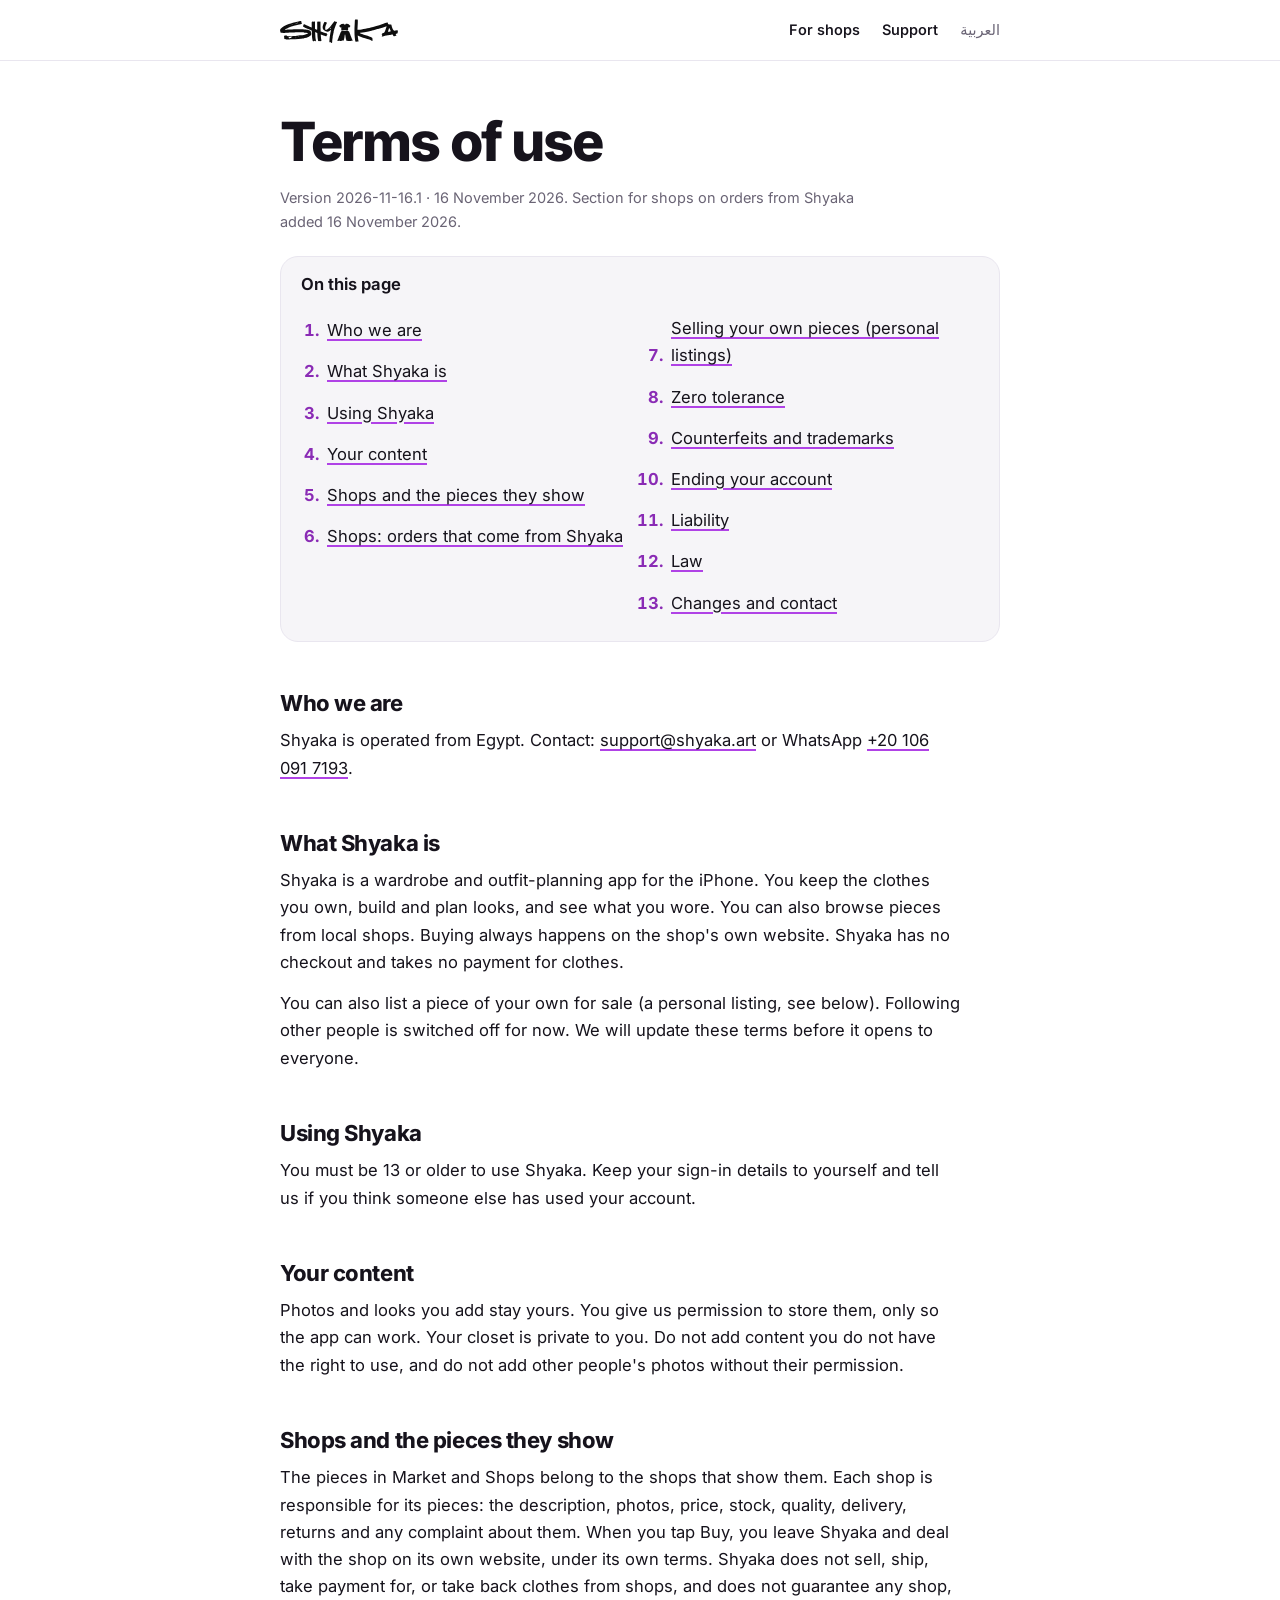
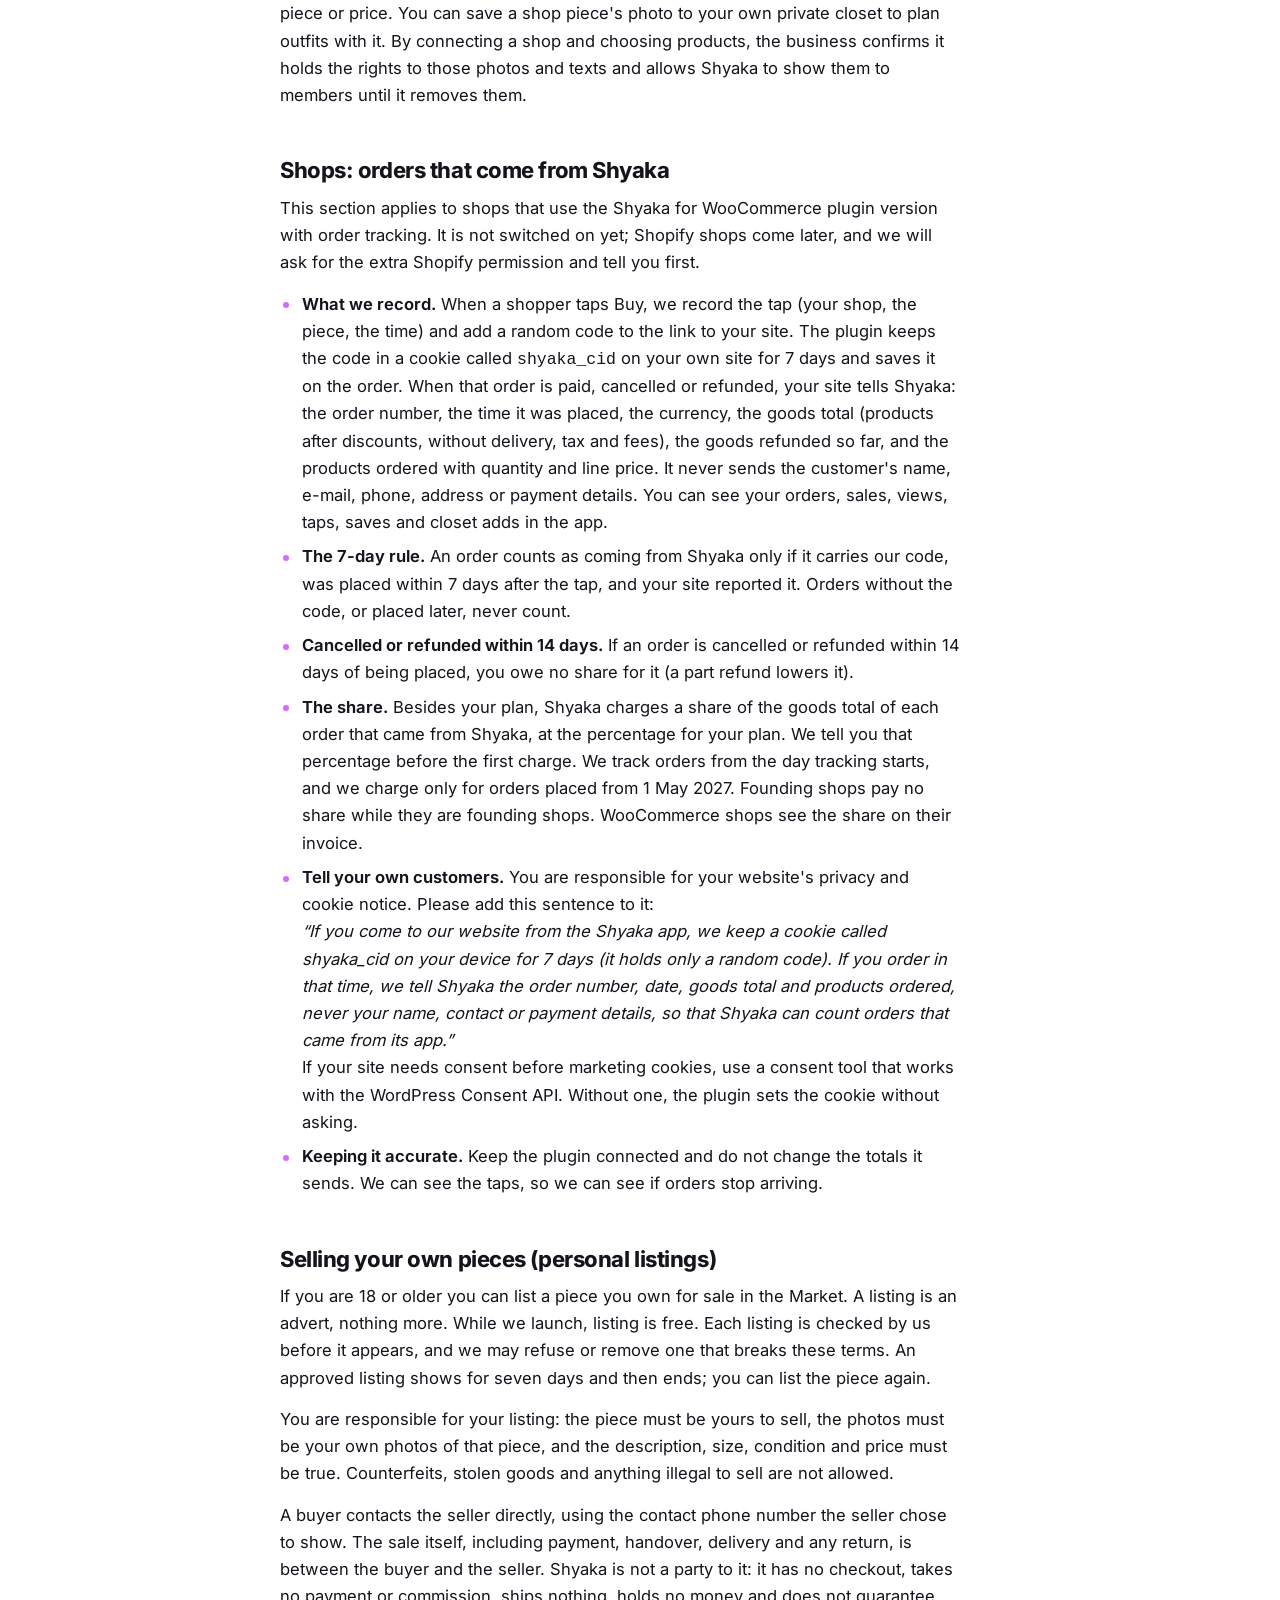
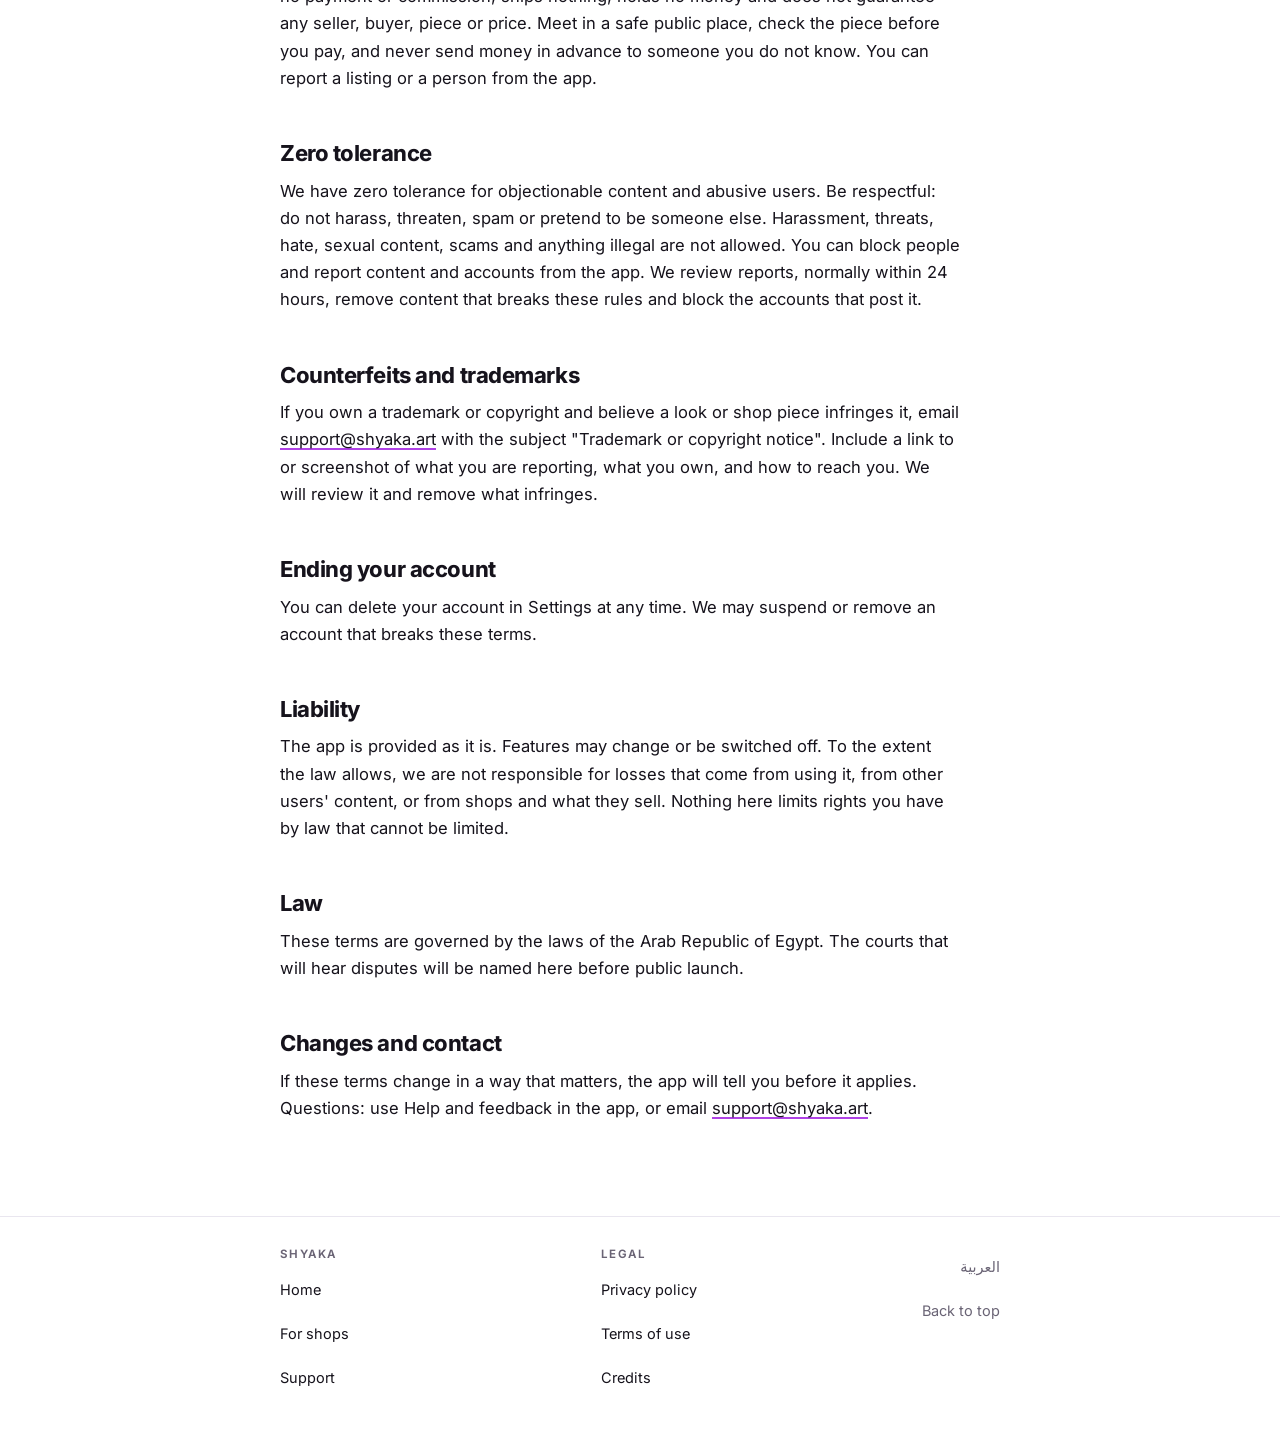
<file: terms.html>
<!doctype html>
<html lang="en-GB">
<head>
<meta charset="utf-8">
<!-- site:head -->
<meta name="viewport" content="width=device-width, initial-scale=1">
<title>Shyaka terms of use</title>
<meta name="description" content="The terms for using Shyaka: members, shops and personal listings.">
<meta name="theme-color" content="#ffffff">
<link rel="canonical" href="https://shyaka.art/terms.html">
<meta property="og:type" content="website">
<meta property="og:site_name" content="Shyaka">
<meta property="og:locale" content="en_GB">
<meta property="og:title" content="Shyaka terms of use">
<meta property="og:description" content="The terms for using Shyaka: members, shops and personal listings.">
<meta property="og:url" content="https://shyaka.art/terms.html">
<meta property="og:image" content="https://shyaka.art/og-image.png">
<meta property="og:image:width" content="1200">
<meta property="og:image:height" content="630">
<meta property="og:image:alt" content="Shyaka. Made for rewearing.">
<meta name="twitter:card" content="summary_large_image">
<meta name="twitter:title" content="Shyaka terms of use">
<meta name="twitter:description" content="The terms for using Shyaka: members, shops and personal listings.">
<meta name="twitter:image" content="https://shyaka.art/og-image.png">
<link rel="icon" href="favicon.ico" sizes="any">
<link rel="icon" href="favicon.png" type="image/png" sizes="64x64">
<link rel="apple-touch-icon" href="apple-touch-icon.png">
<link rel="manifest" href="site.webmanifest">
<script>document.documentElement.className+=" js"</script>
<link rel="stylesheet" href="style.css?v=3a4cd510">
<script src="site.js?v=7aee2462" defer></script>
<!-- /site:head -->
</head>
<body>
<!-- site:header -->
<a class="skip" href="#content">Skip to content</a>
<header class="site-header"><div class="bar">
<a class="brand" href="https://shyaka.art/"><img src="wordmark.svg" width="150" height="33" alt="Shyaka"></a>
<nav class="site-nav" aria-label="Main"><a href="shops.html">For shops</a><a href="support.html">Support</a><a class="lang" href="index-ar.html" hreflang="ar" lang="ar">العربية</a></nav>
</div></header>
<!-- /site:header -->
<main id="content">
<h1>Terms of use</h1>
<p class="meta">Version 2026-11-16.1 · 16 November 2026. Section for shops on orders from Shyaka added 16 November 2026.</p>
<!-- site:toc -->
<details class="toc" open><summary>On this page</summary><ol><li><a href="#who-we-are">Who we are</a></li><li><a href="#what-shyaka-is">What Shyaka is</a></li><li><a href="#using-shyaka">Using Shyaka</a></li><li><a href="#your-content">Your content</a></li><li><a href="#shops-and-the-pieces-they-show">Shops and the pieces they show</a></li><li><a href="#shops-orders-that-come-from-shyaka">Shops: orders that come from Shyaka</a></li><li><a href="#selling-your-own-pieces-personal-listings">Selling your own pieces (personal listings)</a></li><li><a href="#zero-tolerance">Zero tolerance</a></li><li><a href="#counterfeits-and-trademarks">Counterfeits and trademarks</a></li><li><a href="#ending-your-account">Ending your account</a></li><li><a href="#liability">Liability</a></li><li><a href="#law">Law</a></li><li><a href="#changes-and-contact">Changes and contact</a></li></ol></details>
<!-- /site:toc -->

<h2 id="who-we-are">Who we are</h2>
<p>Shyaka is operated from Egypt. Contact: <a href="mailto:support@shyaka.art">support@shyaka.art</a> or WhatsApp <a href="https://wa.me/201060917193">+20 106 091 7193</a>.</p>

<h2 id="what-shyaka-is">What Shyaka is</h2>
<p>Shyaka is a wardrobe and outfit-planning app for the iPhone. You keep the clothes you own, build and plan looks, and see what you wore. You can also browse pieces from local shops. Buying always happens on the shop's own website. Shyaka has no checkout and takes no payment for clothes.</p>
<p>You can also list a piece of your own for sale (a personal listing, see below). Following other people is switched off for now. We will update these terms before it opens to everyone.</p>

<h2 id="using-shyaka">Using Shyaka</h2>
<p>You must be 13 or older to use Shyaka. Keep your sign-in details to yourself and tell us if you think someone else has used your account.</p>

<h2 id="your-content">Your content</h2>
<p>Photos and looks you add stay yours. You give us permission to store them, only so the app can work. Your closet is private to you. Do not add content you do not have the right to use, and do not add other people's photos without their permission.</p>

<h2 id="shops-and-the-pieces-they-show">Shops and the pieces they show</h2>
<p>The pieces in Market and Shops belong to the shops that show them. Each shop is responsible for its pieces: the description, photos, price, stock, quality, delivery, returns and any complaint about them. When you tap Buy, you leave Shyaka and deal with the shop on its own website, under its own terms. Shyaka does not sell, ship, take payment for, or take back clothes from shops, and does not guarantee any shop, piece or price. You can save a shop piece's photo to your own private closet to plan outfits with it. By connecting a shop and choosing products, the business confirms it holds the rights to those photos and texts and allows Shyaka to show them to members until it removes them.</p>

<h2 id="shops-orders-that-come-from-shyaka">Shops: orders that come from Shyaka</h2>
<p>This section applies to shops that use the Shyaka for WooCommerce plugin version with order tracking. It is not switched on yet; Shopify shops come later, and we will ask for the extra Shopify permission and tell you first.</p>
<ul>
<li><strong>What we record.</strong> When a shopper taps Buy, we record the tap (your shop, the piece, the time) and add a random code to the link to your site. The plugin keeps the code in a cookie called <code>shyaka_cid</code> on your own site for 7 days and saves it on the order. When that order is paid, cancelled or refunded, your site tells Shyaka: the order number, the time it was placed, the currency, the goods total (products after discounts, without delivery, tax and fees), the goods refunded so far, and the products ordered with quantity and line price. It never sends the customer's name, e-mail, phone, address or payment details. You can see your orders, sales, views, taps, saves and closet adds in the app.</li>
<li><strong>The 7-day rule.</strong> An order counts as coming from Shyaka only if it carries our code, was placed within 7 days after the tap, and your site reported it. Orders without the code, or placed later, never count.</li>
<li><strong>Cancelled or refunded within 14 days.</strong> If an order is cancelled or refunded within 14 days of being placed, you owe no share for it (a part refund lowers it).</li>
<li><strong>The share.</strong> Besides your plan, Shyaka charges a share of the goods total of each order that came from Shyaka, at the percentage for your plan. We tell you that percentage before the first charge. We track orders from the day tracking starts, and we charge only for orders placed from 1 May 2027. Founding shops pay no share while they are founding shops. WooCommerce shops see the share on their invoice.</li>
<li><strong>Tell your own customers.</strong> You are responsible for your website's privacy and cookie notice. Please add this sentence to it:<br><em>&ldquo;If you come to our website from the Shyaka app, we keep a cookie called shyaka_cid on your device for 7 days (it holds only a random code). If you order in that time, we tell Shyaka the order number, date, goods total and products ordered, never your name, contact or payment details, so that Shyaka can count orders that came from its app.&rdquo;</em><br>If your site needs consent before marketing cookies, use a consent tool that works with the WordPress Consent API. Without one, the plugin sets the cookie without asking.</li>
<li><strong>Keeping it accurate.</strong> Keep the plugin connected and do not change the totals it sends. We can see the taps, so we can see if orders stop arriving.</li>
</ul>

<h2 id="selling-your-own-pieces-personal-listings">Selling your own pieces (personal listings)</h2>
<p>If you are 18 or older you can list a piece you own for sale in the Market. A listing is an advert, nothing more. While we launch, listing is free. Each listing is checked by us before it appears, and we may refuse or remove one that breaks these terms. An approved listing shows for seven days and then ends; you can list the piece again.</p>
<p>You are responsible for your listing: the piece must be yours to sell, the photos must be your own photos of that piece, and the description, size, condition and price must be true. Counterfeits, stolen goods and anything illegal to sell are not allowed.</p>
<p>A buyer contacts the seller directly, using the contact phone number the seller chose to show. The sale itself, including payment, handover, delivery and any return, is between the buyer and the seller. Shyaka is not a party to it: it has no checkout, takes no payment or commission, ships nothing, holds no money and does not guarantee any seller, buyer, piece or price. Meet in a safe public place, check the piece before you pay, and never send money in advance to someone you do not know. You can report a listing or a person from the app.</p>

<h2 id="zero-tolerance">Zero tolerance</h2>
<p>We have zero tolerance for objectionable content and abusive users. Be respectful: do not harass, threaten, spam or pretend to be someone else. Harassment, threats, hate, sexual content, scams and anything illegal are not allowed. You can block people and report content and accounts from the app. We review reports, normally within 24 hours, remove content that breaks these rules and block the accounts that post it.</p>

<h2 id="counterfeits-and-trademarks">Counterfeits and trademarks</h2>
<p>If you own a trademark or copyright and believe a look or shop piece infringes it, email <a href="mailto:support@shyaka.art?subject=Trademark%20or%20copyright%20notice">support@shyaka.art</a> with the subject "Trademark or copyright notice". Include a link to or screenshot of what you are reporting, what you own, and how to reach you. We will review it and remove what infringes.</p>

<h2 id="ending-your-account">Ending your account</h2>
<p>You can delete your account in Settings at any time. We may suspend or remove an account that breaks these terms.</p>

<h2 id="liability">Liability</h2>
<p>The app is provided as it is. Features may change or be switched off. To the extent the law allows, we are not responsible for losses that come from using it, from other users' content, or from shops and what they sell. Nothing here limits rights you have by law that cannot be limited.</p>

<h2 id="law">Law</h2>
<p>These terms are governed by the laws of the Arab Republic of Egypt. The courts that will hear disputes will be named here before public launch.</p>

<h2 id="changes-and-contact">Changes and contact</h2>
<p>If these terms change in a way that matters, the app will tell you before it applies. Questions: use Help and feedback in the app, or email <a href="mailto:support@shyaka.art">support@shyaka.art</a>.</p>
</main>
<!-- site:footer -->
<footer class="site-footer"><div class="foot">
<nav class="foot-col" aria-label="Shyaka"><p class="foot-h">Shyaka</p><a href="index.html">Home</a><a href="shops.html">For shops</a><a href="support.html">Support</a></nav>
<nav class="foot-col" aria-label="Legal"><p class="foot-h">Legal</p><a href="privacy.html">Privacy policy</a><a href="terms.html">Terms of use</a><a href="credits.html">Credits</a></nav>
<p class="foot-end"><a class="lang" href="index-ar.html" hreflang="ar" lang="ar">العربية</a><a class="top" href="#content">Back to top</a></p>
</div></footer>
<!-- /site:footer -->
</body>
</html>
</file>
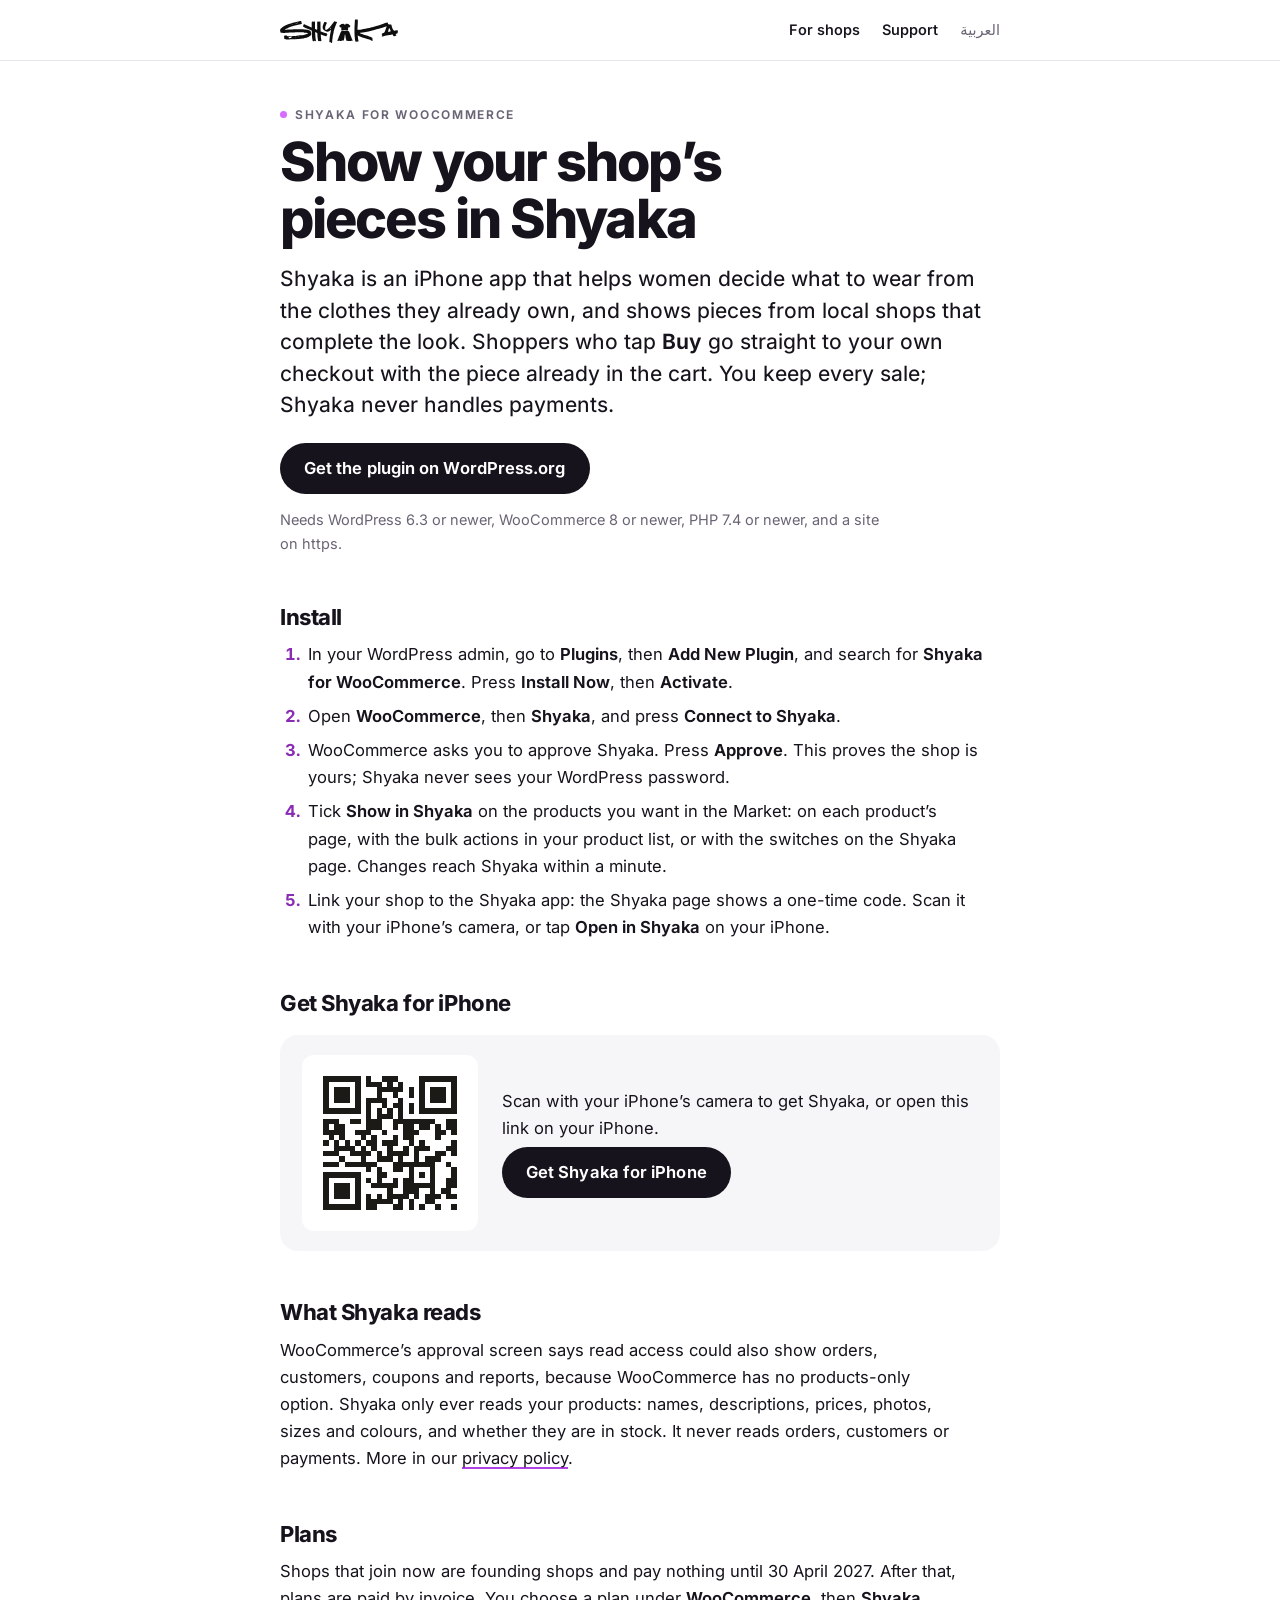
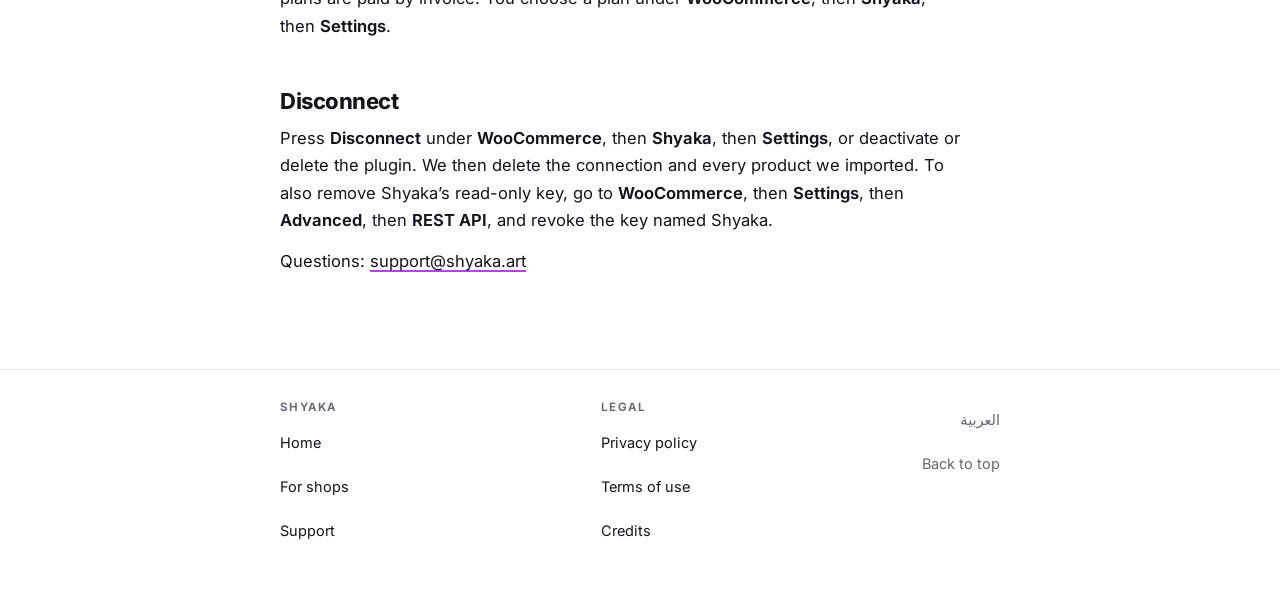
<file: woocommerce.html>
<!doctype html>
<html lang="en-GB">
<head>
<meta charset="utf-8">
<!-- site:head -->
<meta name="viewport" content="width=device-width, initial-scale=1">
<meta name="referrer" content="no-referrer">
<title>Shyaka for WooCommerce</title>
<meta name="description" content="Show your WooCommerce shop's products in Shyaka, the iPhone app that helps women in Egypt decide what to wear.">
<meta name="theme-color" content="#ffffff">
<link rel="canonical" href="https://shyaka.art/woocommerce.html">
<meta property="og:type" content="website">
<meta property="og:site_name" content="Shyaka">
<meta property="og:locale" content="en_GB">
<meta property="og:title" content="Shyaka for WooCommerce">
<meta property="og:description" content="Show your WooCommerce shop's products in Shyaka, the iPhone app that helps women in Egypt decide what to wear.">
<meta property="og:url" content="https://shyaka.art/woocommerce.html">
<meta property="og:image" content="https://shyaka.art/og-image.png">
<meta property="og:image:width" content="1200">
<meta property="og:image:height" content="630">
<meta property="og:image:alt" content="Shyaka. Made for rewearing.">
<meta name="twitter:card" content="summary_large_image">
<meta name="twitter:title" content="Shyaka for WooCommerce">
<meta name="twitter:description" content="Show your WooCommerce shop's products in Shyaka, the iPhone app that helps women in Egypt decide what to wear.">
<meta name="twitter:image" content="https://shyaka.art/og-image.png">
<link rel="icon" href="favicon.ico" sizes="any">
<link rel="icon" href="favicon.png" type="image/png" sizes="64x64">
<link rel="apple-touch-icon" href="apple-touch-icon.png">
<link rel="manifest" href="site.webmanifest">
<script>document.documentElement.className+=" js"</script>
<link rel="stylesheet" href="style.css?v=3a4cd510">
<script src="site.js?v=7aee2462" defer></script>
<!-- /site:head -->
</head>
<body>
<!-- site:header -->
<a class="skip" href="#content">Skip to content</a>
<header class="site-header"><div class="bar">
<a class="brand" href="https://shyaka.art/"><img src="wordmark.svg" width="150" height="33" alt="Shyaka"></a>
<nav class="site-nav" aria-label="Main"><a href="shops.html">For shops</a><a href="support.html">Support</a><a class="lang" href="index-ar.html" hreflang="ar" lang="ar">العربية</a></nav>
</div></header>
<!-- /site:header -->
<main id="content">
<p class="eyebrow">Shyaka for WooCommerce</p>
<h1>Show your shop&rsquo;s pieces in Shyaka</h1>
<p>Shyaka is an iPhone app that helps women decide what to wear from the clothes they already own, and shows pieces from local shops that complete the look. Shoppers who tap <strong>Buy</strong> go straight to your own checkout with the piece already in the cart. You keep every sale; Shyaka never handles payments.</p>

<p><a class="button" href="https://wordpress.org/plugins/shyaka-for-woocommerce/">Get the plugin on WordPress.org</a></p>
<p class="meta">Needs WordPress 6.3 or newer, WooCommerce 8 or newer, PHP 7.4 or newer, and a site on https.</p>

<h2>Install</h2>
<ol>
<li>In your WordPress admin, go to <strong>Plugins</strong>, then <strong>Add New Plugin</strong>, and search for <strong>Shyaka for WooCommerce</strong>. Press <strong>Install Now</strong>, then <strong>Activate</strong>.</li>
<li>Open <strong>WooCommerce</strong>, then <strong>Shyaka</strong>, and press <strong>Connect to Shyaka</strong>.</li>
<li>WooCommerce asks you to approve Shyaka. Press <strong>Approve</strong>. This proves the shop is yours; Shyaka never sees your WordPress password.</li>
<li>Tick <strong>Show in Shyaka</strong> on the products you want in the Market: on each product&rsquo;s page, with the bulk actions in your product list, or with the switches on the Shyaka page. Changes reach Shyaka within a minute.</li>
<li>Link your shop to the Shyaka app: the Shyaka page shows a one-time code. Scan it with your iPhone&rsquo;s camera, or tap <strong>Open in Shyaka</strong> on your iPhone.</li>
</ol>

<h2>Get Shyaka for iPhone</h2>
<div class="get-app">
<svg xmlns="http://www.w3.org/2000/svg" viewBox="0 0 33 33" width="176" height="176" role="img" aria-label="QR code for shyaka.art" shape-rendering="crispEdges"><rect width="33" height="33" fill="#fff"/><path fill="#1c1a17" d="M4 4h1v1h-1zM5 4h1v1h-1zM6 4h1v1h-1zM7 4h1v1h-1zM8 4h1v1h-1zM9 4h1v1h-1zM10 4h1v1h-1zM12 4h1v1h-1zM15 4h1v1h-1zM16 4h1v1h-1zM17 4h1v1h-1zM22 4h1v1h-1zM23 4h1v1h-1zM24 4h1v1h-1zM25 4h1v1h-1zM26 4h1v1h-1zM27 4h1v1h-1zM28 4h1v1h-1zM4 5h1v1h-1zM10 5h1v1h-1zM12 5h1v1h-1zM13 5h1v1h-1zM14 5h1v1h-1zM16 5h1v1h-1zM18 5h1v1h-1zM22 5h1v1h-1zM28 5h1v1h-1zM4 6h1v1h-1zM6 6h1v1h-1zM7 6h1v1h-1zM8 6h1v1h-1zM10 6h1v1h-1zM14 6h1v1h-1zM15 6h1v1h-1zM16 6h1v1h-1zM17 6h1v1h-1zM18 6h1v1h-1zM20 6h1v1h-1zM22 6h1v1h-1zM24 6h1v1h-1zM25 6h1v1h-1zM26 6h1v1h-1zM28 6h1v1h-1zM4 7h1v1h-1zM6 7h1v1h-1zM7 7h1v1h-1zM8 7h1v1h-1zM10 7h1v1h-1zM14 7h1v1h-1zM17 7h1v1h-1zM20 7h1v1h-1zM22 7h1v1h-1zM24 7h1v1h-1zM25 7h1v1h-1zM26 7h1v1h-1zM28 7h1v1h-1zM4 8h1v1h-1zM6 8h1v1h-1zM7 8h1v1h-1zM8 8h1v1h-1zM10 8h1v1h-1zM12 8h1v1h-1zM13 8h1v1h-1zM14 8h1v1h-1zM15 8h1v1h-1zM18 8h1v1h-1zM22 8h1v1h-1zM24 8h1v1h-1zM25 8h1v1h-1zM26 8h1v1h-1zM28 8h1v1h-1zM4 9h1v1h-1zM10 9h1v1h-1zM12 9h1v1h-1zM15 9h1v1h-1zM17 9h1v1h-1zM18 9h1v1h-1zM20 9h1v1h-1zM22 9h1v1h-1zM28 9h1v1h-1zM4 10h1v1h-1zM5 10h1v1h-1zM6 10h1v1h-1zM7 10h1v1h-1zM8 10h1v1h-1zM9 10h1v1h-1zM10 10h1v1h-1zM12 10h1v1h-1zM14 10h1v1h-1zM16 10h1v1h-1zM18 10h1v1h-1zM20 10h1v1h-1zM22 10h1v1h-1zM23 10h1v1h-1zM24 10h1v1h-1zM25 10h1v1h-1zM26 10h1v1h-1zM27 10h1v1h-1zM28 10h1v1h-1zM12 11h1v1h-1zM14 11h1v1h-1zM15 11h1v1h-1zM16 11h1v1h-1zM18 11h1v1h-1zM4 12h1v1h-1zM5 12h1v1h-1zM6 12h1v1h-1zM9 12h1v1h-1zM10 12h1v1h-1zM12 12h1v1h-1zM13 12h1v1h-1zM14 12h1v1h-1zM17 12h1v1h-1zM18 12h1v1h-1zM19 12h1v1h-1zM20 12h1v1h-1zM21 12h1v1h-1zM22 12h1v1h-1zM23 12h1v1h-1zM24 12h1v1h-1zM27 12h1v1h-1zM28 12h1v1h-1zM4 13h1v1h-1zM6 13h1v1h-1zM7 13h1v1h-1zM12 13h1v1h-1zM13 13h1v1h-1zM14 13h1v1h-1zM17 13h1v1h-1zM19 13h1v1h-1zM20 13h1v1h-1zM22 13h1v1h-1zM23 13h1v1h-1zM25 13h1v1h-1zM27 13h1v1h-1zM28 13h1v1h-1zM4 14h1v1h-1zM5 14h1v1h-1zM6 14h1v1h-1zM7 14h1v1h-1zM10 14h1v1h-1zM11 14h1v1h-1zM12 14h1v1h-1zM15 14h1v1h-1zM19 14h1v1h-1zM20 14h1v1h-1zM21 14h1v1h-1zM25 14h1v1h-1zM26 14h1v1h-1zM28 14h1v1h-1zM5 15h1v1h-1zM7 15h1v1h-1zM11 15h1v1h-1zM13 15h1v1h-1zM17 15h1v1h-1zM19 15h1v1h-1zM20 15h1v1h-1zM25 15h1v1h-1zM4 16h1v1h-1zM6 16h1v1h-1zM8 16h1v1h-1zM10 16h1v1h-1zM12 16h1v1h-1zM13 16h1v1h-1zM15 16h1v1h-1zM16 16h1v1h-1zM17 16h1v1h-1zM20 16h1v1h-1zM22 16h1v1h-1zM28 16h1v1h-1zM6 17h1v1h-1zM7 17h1v1h-1zM8 17h1v1h-1zM9 17h1v1h-1zM11 17h1v1h-1zM13 17h1v1h-1zM16 17h1v1h-1zM19 17h1v1h-1zM21 17h1v1h-1zM22 17h1v1h-1zM23 17h1v1h-1zM27 17h1v1h-1zM28 17h1v1h-1zM4 18h1v1h-1zM5 18h1v1h-1zM6 18h1v1h-1zM9 18h1v1h-1zM10 18h1v1h-1zM11 18h1v1h-1zM12 18h1v1h-1zM14 18h1v1h-1zM16 18h1v1h-1zM17 18h1v1h-1zM18 18h1v1h-1zM19 18h1v1h-1zM21 18h1v1h-1zM25 18h1v1h-1zM26 18h1v1h-1zM28 18h1v1h-1zM7 19h1v1h-1zM11 19h1v1h-1zM14 19h1v1h-1zM15 19h1v1h-1zM16 19h1v1h-1zM18 19h1v1h-1zM21 19h1v1h-1zM23 19h1v1h-1zM24 19h1v1h-1zM25 19h1v1h-1zM4 20h1v1h-1zM5 20h1v1h-1zM6 20h1v1h-1zM8 20h1v1h-1zM9 20h1v1h-1zM10 20h1v1h-1zM11 20h1v1h-1zM12 20h1v1h-1zM13 20h1v1h-1zM17 20h1v1h-1zM18 20h1v1h-1zM19 20h1v1h-1zM20 20h1v1h-1zM21 20h1v1h-1zM22 20h1v1h-1zM23 20h1v1h-1zM24 20h1v1h-1zM27 20h1v1h-1zM12 21h1v1h-1zM14 21h1v1h-1zM17 21h1v1h-1zM18 21h1v1h-1zM20 21h1v1h-1zM24 21h1v1h-1zM28 21h1v1h-1zM4 22h1v1h-1zM5 22h1v1h-1zM6 22h1v1h-1zM7 22h1v1h-1zM8 22h1v1h-1zM9 22h1v1h-1zM10 22h1v1h-1zM14 22h1v1h-1zM15 22h1v1h-1zM20 22h1v1h-1zM22 22h1v1h-1zM24 22h1v1h-1zM28 22h1v1h-1zM4 23h1v1h-1zM10 23h1v1h-1zM12 23h1v1h-1zM14 23h1v1h-1zM17 23h1v1h-1zM19 23h1v1h-1zM20 23h1v1h-1zM24 23h1v1h-1zM27 23h1v1h-1zM28 23h1v1h-1zM4 24h1v1h-1zM6 24h1v1h-1zM7 24h1v1h-1zM8 24h1v1h-1zM10 24h1v1h-1zM13 24h1v1h-1zM14 24h1v1h-1zM15 24h1v1h-1zM16 24h1v1h-1zM17 24h1v1h-1zM19 24h1v1h-1zM20 24h1v1h-1zM21 24h1v1h-1zM22 24h1v1h-1zM23 24h1v1h-1zM24 24h1v1h-1zM27 24h1v1h-1zM28 24h1v1h-1zM4 25h1v1h-1zM6 25h1v1h-1zM7 25h1v1h-1zM8 25h1v1h-1zM10 25h1v1h-1zM16 25h1v1h-1zM19 25h1v1h-1zM20 25h1v1h-1zM21 25h1v1h-1zM24 25h1v1h-1zM26 25h1v1h-1zM27 25h1v1h-1zM4 26h1v1h-1zM6 26h1v1h-1zM7 26h1v1h-1zM8 26h1v1h-1zM10 26h1v1h-1zM12 26h1v1h-1zM14 26h1v1h-1zM16 26h1v1h-1zM17 26h1v1h-1zM18 26h1v1h-1zM19 26h1v1h-1zM21 26h1v1h-1zM23 26h1v1h-1zM24 26h1v1h-1zM25 26h1v1h-1zM27 26h1v1h-1zM28 26h1v1h-1zM4 27h1v1h-1zM10 27h1v1h-1zM12 27h1v1h-1zM13 27h1v1h-1zM14 27h1v1h-1zM15 27h1v1h-1zM16 27h1v1h-1zM18 27h1v1h-1zM20 27h1v1h-1zM23 27h1v1h-1zM24 27h1v1h-1zM4 28h1v1h-1zM5 28h1v1h-1zM6 28h1v1h-1zM7 28h1v1h-1zM8 28h1v1h-1zM9 28h1v1h-1zM10 28h1v1h-1zM12 28h1v1h-1zM13 28h1v1h-1zM17 28h1v1h-1zM18 28h1v1h-1zM20 28h1v1h-1zM22 28h1v1h-1zM25 28h1v1h-1zM28 28h1v1h-1z"/></svg>
<div>
<p>Scan with your iPhone&rsquo;s camera to get Shyaka, or open this link on your iPhone.</p>
<p><a class="button" href="https://shyaka.art/">Get Shyaka for iPhone</a></p>
</div>
</div>

<h2>What Shyaka reads</h2>
<p>WooCommerce&rsquo;s approval screen says read access could also show orders, customers, coupons and reports, because WooCommerce has no products-only option. Shyaka only ever reads your products: names, descriptions, prices, photos, sizes and colours, and whether they are in stock. It never reads orders, customers or payments. More in our <a href="privacy.html">privacy policy</a>.</p>

<h2>Plans</h2>
<p>Shops that join now are founding shops and pay nothing until 30 April 2027. After that, plans are paid by invoice. You choose a plan under <strong>WooCommerce</strong>, then <strong>Shyaka</strong>, then <strong>Settings</strong>.</p>

<h2>Disconnect</h2>
<p>Press <strong>Disconnect</strong> under <strong>WooCommerce</strong>, then <strong>Shyaka</strong>, then <strong>Settings</strong>, or deactivate or delete the plugin. We then delete the connection and every product we imported. To also remove Shyaka&rsquo;s read-only key, go to <strong>WooCommerce</strong>, then <strong>Settings</strong>, then <strong>Advanced</strong>, then <strong>REST API</strong>, and revoke the key named Shyaka.</p>

<p>Questions: <a href="mailto:support@shyaka.art">support@shyaka.art</a></p>

</main>
<!-- site:footer -->
<footer class="site-footer"><div class="foot">
<nav class="foot-col" aria-label="Shyaka"><p class="foot-h">Shyaka</p><a href="index.html">Home</a><a href="shops.html">For shops</a><a href="support.html">Support</a></nav>
<nav class="foot-col" aria-label="Legal"><p class="foot-h">Legal</p><a href="privacy.html">Privacy policy</a><a href="terms.html">Terms of use</a><a href="credits.html">Credits</a></nav>
<p class="foot-end"><a class="lang" href="index-ar.html" hreflang="ar" lang="ar">العربية</a><a class="top" href="#content">Back to top</a></p>
</div></footer>
<!-- /site:footer -->
</body>
</html>
</file>
<file: style.css>
/* The website look (14 November 2026): the layout and feel of the Shyaka tech lesson PDF. White page, ink text, bold tight
   headings, soft rounded cards, small uppercase labels, orchid kept for dots, bars and selection (a deeper orchid for link
   underlines so they pass contrast). One font stack: iPhones and Macs use their own SF Pro; everything else gets Inter from
   fonts/ (self-hosted, no outside requests). Light only. Built on the new look of 26 October 2026 (docs/NEW_LOOK_SPEC.md). */
@font-face {
  font-family: "Inter"; font-style: normal; font-weight: 400 800; font-display: swap;
  src: url("fonts/inter-latin.woff2") format("woff2");
  unicode-range: U+0000-00FF, U+0131, U+0152-0153, U+02BB-02BC, U+02C6, U+02DA, U+02DC, U+0304, U+0308, U+0329, U+2000-206F, U+20AC, U+2122, U+2191, U+2193, U+2212, U+2215, U+FEFF, U+FFFD;
}
:root {
  --bg: #ffffff; --ink: #16131c; --muted: #6a6475; --line: #e9e6ef; --soft: #f6f5f8;
  --tint: #f8f1fd; --tint-line: #ecd3fa; --accent: #d56bff; --accent-ink: #b042e6; --deep: #8a2bb5;
  --col: 720px; color-scheme: light;
}
* { box-sizing: border-box; }
html { -webkit-text-size-adjust: 100%; scroll-padding-top: 84px; }
body {
  margin: 0; min-height: 100vh; display: flex; flex-direction: column;
  background: var(--bg); color: var(--ink);
  font: 400 16.5px/1.65 -apple-system, BlinkMacSystemFont, "SF Pro Text", "SF Pro Display", Inter, "Segoe UI Variable Text", "Segoe UI", system-ui, sans-serif;
  overflow-wrap: anywhere; -webkit-font-smoothing: antialiased; text-rendering: optimizeLegibility;
}
[hidden] { display: none !important; }
body:has(> main.home) { --col: 960px; }
::selection { background: var(--accent); color: #000; }
:focus-visible { outline: 2px solid var(--ink); outline-offset: 3px; border-radius: 4px; }
.sr-only { position: absolute; width: 1px; height: 1px; overflow: hidden; clip: rect(0 0 0 0); white-space: nowrap; }
.skip { position: absolute; inset-inline-start: 12px; top: -64px; z-index: 30; background: var(--ink); color: #fff; padding: 10px 18px; border-radius: 999px; text-decoration: none; font-weight: 600; }
.skip:focus { top: 10px; }

/* Top bar */
.site-header {
  position: sticky; top: 0; z-index: 10; border-bottom: 1px solid var(--line);
  background: rgba(255, 255, 255, .92); transition: box-shadow .2s ease;
  -webkit-backdrop-filter: saturate(180%) blur(14px); backdrop-filter: saturate(180%) blur(14px);
}
.site-header.scrolled { box-shadow: 0 12px 28px -22px rgba(22, 19, 28, .5); }
.bar { max-width: calc(var(--col) + 40px); margin: 0 auto; padding: 8px 20px; display: flex; align-items: center; justify-content: space-between; gap: 16px; }
.brand { display: flex; align-items: center; min-height: 44px; color: inherit; text-decoration: none; flex: none; }
.brand img { display: block; width: 118px; max-width: 34vw; height: auto; }
.site-nav { display: flex; align-items: center; justify-content: flex-end; flex-wrap: wrap; gap: 0 22px; font-size: 14.5px; font-weight: 560; }
.site-nav a { display: inline-flex; align-items: center; min-height: 44px; color: var(--ink); text-decoration: none; border-bottom: 2px solid transparent; border-top: 2px solid transparent; }
.site-nav a:hover, .site-nav a[aria-current="page"] { border-bottom-color: var(--accent); }
.site-nav .lang { color: var(--muted); font-weight: 500; }

/* Page */
main { width: 100%; max-width: calc(var(--col) + 40px); margin: 0 auto; padding: 44px 20px 80px; flex: 1 0 auto; }
h1 { font-size: clamp(34px, 6.6vw, 54px); line-height: 1.06; font-weight: 800; letter-spacing: -.035em; margin: 8px 0 16px; text-wrap: balance; }
h2 { font-size: 22px; line-height: 1.25; font-weight: 750; letter-spacing: -.02em; margin: 48px 0 10px; text-wrap: balance; }
h3 { font-size: 12px; font-weight: 700; letter-spacing: .12em; text-transform: uppercase; color: var(--deep); margin: 28px 0 8px; }
p { margin: 0 0 14px; }
main > p, main li, main dd { max-width: 68ch; }
h1 + p:not(.meta):not(.draft), .lead {
  font-size: clamp(18px, 2.6vw, 21px); line-height: 1.5; font-weight: 450; max-width: 56ch; margin-bottom: 22px;
}
.eyebrow { display: flex; align-items: center; gap: 8px; margin: 0 0 6px; font-size: 12px; font-weight: 650; letter-spacing: .14em; text-transform: uppercase; color: var(--muted); }
.eyebrow::before { content: ""; width: 7px; height: 7px; border-radius: 50%; background: var(--accent); flex: none; }
.meta { color: var(--muted); font-size: 14.5px; }
.draft { display: inline-block; font-size: 12.5px; font-weight: 650; letter-spacing: .03em; background: var(--tint); color: var(--deep); border: 1px solid var(--tint-line); border-radius: 999px; padding: 2px 13px; margin: 0 0 14px; }
a { color: var(--ink); text-decoration: underline; text-decoration-color: var(--accent-ink); text-decoration-thickness: 2px; text-underline-offset: 3px; }
a:hover { text-decoration-color: var(--ink); }
strong, b { font-weight: 650; }

/* Lists: orchid dots, which work the same left to right and right to left */
ul { list-style: none; padding: 0; margin: 0 0 16px; }
li { position: relative; padding-inline-start: 22px; margin: 7px 0; }
ul > li::before { content: ""; position: absolute; inset-inline-start: 3px; top: .72em; width: 6px; height: 6px; border-radius: 50%; background: var(--accent); }
ol { padding-inline-start: 24px; margin: 0 0 16px; }
ol > li { padding-inline-start: 4px; }
ol > li::marker { font-weight: 700; color: var(--deep); }
dt { font-weight: 650; margin-top: 16px; }
dd { margin: 4px 0 0; color: var(--muted); }

/* Cards */
.card { border: 1px solid var(--line); border-radius: 18px; padding: 18px 22px; margin: 22px 0; background: #fff; }
.card p { margin: 4px 0; }
.shop-name { font-size: 26px; line-height: 1.25; font-weight: 750; letter-spacing: -.02em; }
.get-app { display: flex; gap: 24px; align-items: center; flex-wrap: wrap; margin: 18px 0; padding: 20px 22px; border-radius: 18px; background: var(--soft); }
.get-app svg { flex: none; border-radius: 12px; max-width: 100%; height: auto; }
.get-app div { flex: 1 1 220px; }
.get-app p { margin: 4px 0; }

/* Buttons */
.button { display: inline-block; min-height: 44px; padding: 12px 24px; border-radius: 999px; background: var(--ink); color: #fff; text-decoration: none; font-weight: 650; letter-spacing: .005em; transition: background-color .15s ease, color .15s ease, transform .15s ease; }
.button:hover { background: var(--deep); }
.button:active { transform: scale(.98); }
.button.secondary { background: #fff; color: var(--ink); box-shadow: inset 0 0 0 1.5px var(--ink); }
.button.secondary:hover { background: var(--ink); color: #fff; }
.buttons { display: flex; flex-wrap: wrap; gap: 10px 12px; margin: 0 0 20px; }
.buttons .button { margin: 0; }
.badge { display: inline-block; text-decoration: none; }
.badge img { display: block; }

/* Tables: small uppercase heads over a dark rule, hairlines between rows */
.table { overflow-x: auto; -webkit-overflow-scrolling: touch; margin: 14px 0 20px; max-width: 100%; }
table { border-collapse: collapse; width: 100%; font-size: 14px; line-height: 1.5; }
th { text-align: start; font-size: 11.5px; font-weight: 650; letter-spacing: .1em; text-transform: uppercase; color: var(--muted); padding: 0 12px 8px 0; border-bottom: 1px solid var(--ink); }
td { text-align: start; padding: 9px 12px 9px 0; border-bottom: 1px solid var(--line); vertical-align: top; }
tr:last-child td { border-bottom: 0; }
.table.wide table { min-width: 560px; }
.table.wide td, .table.wide th { overflow-wrap: break-word; }
[dir="rtl"] td { padding: 9px 0 9px 12px; }
[dir="rtl"] th { padding: 0 0 8px 12px; }

/* Nothing may be wider than the phone: long words and links wrap, wide tables scroll inside their own box. */
img, svg, video { max-width: 100%; }
pre, code { white-space: pre-wrap; overflow-wrap: anywhere; }

/* Footer */
.site-footer { border-top: 1px solid var(--line); background: #fff; }
.foot { max-width: calc(var(--col) + 40px); margin: 0 auto; padding: 28px 20px 36px; display: grid; grid-template-columns: 1fr 1fr auto; gap: 8px 28px; align-items: start; font-size: 14.5px; }
.foot-col { display: flex; flex-direction: column; }
.foot-h { margin: 0 0 4px; font-size: 11.5px; font-weight: 650; letter-spacing: .12em; text-transform: uppercase; color: var(--muted); }
.foot a { display: inline-flex; align-items: center; min-height: 44px; width: fit-content; color: var(--ink); text-decoration: none; }
.foot a:hover { text-decoration: underline; text-decoration-color: var(--accent-ink); text-decoration-thickness: 2px; text-underline-offset: 3px; }
.foot-end { display: flex; flex-direction: column; align-items: flex-end; margin: 0; }
.foot-end a { color: var(--muted); }
[dir="rtl"] .foot-end { align-items: flex-start; }

/* Home page */
.hero { padding: 40px 0 8px; }
.app-icon { display: block; width: 76px; height: 76px; border-radius: 22%; margin: 0 0 28px; box-shadow: 0 14px 34px -14px rgba(138, 43, 181, .55); }
.hero h1 { font-size: clamp(46px, 11vw, 92px); line-height: 1; letter-spacing: -.045em; margin: 0 0 22px; }
.hero .lead { font-size: clamp(20px, 3.6vw, 27px); line-height: 1.35; font-weight: 450; max-width: 26ch; margin: 0; color: var(--ink); }
.hero-rule { width: 56px; height: 5px; border-radius: 3px; background: var(--accent); margin: 30px 0 0; }
.hero .store-only { margin: 28px 0 0; }
.cta { display: flex; flex-wrap: wrap; align-items: center; gap: 12px 18px; margin: 28px 0 0; }
.cta .meta { margin: 0; }
.qr { display: none; }
.shots { margin-top: 44px; }
.shot-strip { display: flex; gap: 14px; margin: 0 -20px; padding: 6px 20px 22px; overflow-x: auto; scroll-snap-type: x mandatory; scroll-padding-inline: 20px; -webkit-overflow-scrolling: touch; scrollbar-width: thin; }
.shot-strip li { flex: 0 0 min(260px, 64vw); margin: 0; padding: 0; max-width: none; scroll-snap-align: start; }
.shot-strip li::before { display: none; }
.shot-strip img { display: block; width: 100%; height: auto; border-radius: 22px; border: 1px solid var(--line); background: var(--soft); }
.features { display: grid; grid-template-columns: repeat(auto-fit, minmax(205px, 1fr)); gap: 14px; margin: 30px 0 0; }
.features li { margin: 0; max-width: none; padding: 20px 20px 24px; display: flex; flex-direction: column; gap: 26px; border: 1px solid var(--line); border-radius: 18px; background: #fff; }
.features li::before { display: none; }
.features .num { width: 28px; height: 28px; border-radius: 50%; background: var(--ink); color: #fff; font-size: 13px; font-weight: 700; display: grid; place-items: center; }
.features strong { font-size: 19px; line-height: 1.28; font-weight: 700; letter-spacing: -.015em; }
.note { margin: 14px 0 0; max-width: none; padding: 20px 24px; border-radius: 18px; background: var(--tint); border: 1px solid var(--tint-line); font-size: 17px; font-weight: 550; }

/* How it works for shops */
.steps { list-style: none; padding: 0; margin: 18px 0 8px; display: grid; gap: 12px; counter-reset: step; }
.steps > li { counter-increment: step; display: flex; gap: 16px; align-items: flex-start; margin: 0; max-width: none; padding: 16px 18px; border: 1px solid var(--line); border-radius: 16px; }
.steps > li::before { content: counter(step); position: static; flex: none; width: 28px; height: 28px; border-radius: 50%; background: var(--ink); color: #fff; font-size: 13px; font-weight: 700; display: grid; place-items: center; margin-top: 1px; }
.logo-wall { display: grid; grid-template-columns: repeat(auto-fill, minmax(140px, 1fr)); gap: 12px; list-style: none; padding: 0; }
.logo-wall li { margin: 0; padding: 14px; border: 1px solid var(--line); border-radius: 14px; display: grid; place-items: center; max-width: none; }
.logo-wall li::before { display: none; }

/* Contact bar on phones (shops pages) */
.contact-bar { display: none; }

/* Support: questions that open, with a search box */
.faq-search { margin: 8px 0 6px; }
.faq-search input, .filter { width: 100%; font: inherit; padding: 12px 18px; min-height: 48px; border: 1px solid var(--line); border-radius: 999px; background: var(--soft); color: var(--ink); }
.faq-search input:focus-visible, .filter:focus-visible { background: #fff; }
.qa { border-bottom: 1px solid var(--line); max-width: 68ch; }
.qa summary { position: relative; display: flex; align-items: center; min-height: 52px; padding: 12px 36px 12px 0; font-weight: 650; cursor: pointer; list-style: none; }
.qa summary::-webkit-details-marker { display: none; }
.qa summary::after { content: ""; position: absolute; inset-inline-end: 6px; top: 50%; width: 9px; height: 9px; border-inline-end: 2px solid var(--ink); border-bottom: 2px solid var(--ink); transform: translateY(-70%) rotate(45deg); transition: transform .2s ease; }
.qa[open] summary::after { transform: translateY(-30%) rotate(225deg); }
.qa .a { padding: 0 0 18px; color: var(--muted); }
.qa .a p { margin: 0 0 8px; }
.qa[hidden] { display: none; }
#faq-none { margin-top: 18px; color: var(--muted); }

/* Privacy and Terms: contents list */
.toc { margin: 22px 0 8px; padding: 4px 20px; border: 1px solid var(--line); border-radius: 18px; background: var(--soft); max-width: none; }
.toc summary { min-height: 48px; display: flex; align-items: center; font-weight: 650; cursor: pointer; }
.toc ol { columns: 2; column-gap: 32px; margin: 0 0 14px; padding-inline-start: 22px; }
.toc li { margin: 2px 0; max-width: none; break-inside: avoid; }
.toc a { display: inline-block; padding: 6px 0; }

/* Credits: long lists fold */
.fold { border-top: 1px solid var(--line); margin-top: 32px; }
.fold > summary { display: flex; align-items: center; justify-content: space-between; min-height: 52px; cursor: pointer; list-style: none; }
.fold > summary::-webkit-details-marker { display: none; }
.fold > summary h2 { margin: 18px 0 10px; }
.fold > summary::after { content: "+"; font-size: 26px; font-weight: 400; color: var(--muted); }
.fold[open] > summary::after { content: "–"; }
.fold .filter { margin: 4px 0 8px; }

/* App links (profile, add to closet, not found) */
.link-card { padding: 28px; border: 1px solid var(--line); border-radius: 22px; background: #fff; box-shadow: 0 24px 56px -34px rgba(138, 43, 181, .4); }
.link-card h1 { margin-top: 0; }
.link-card .app-icon { width: 56px; height: 56px; margin-bottom: 18px; }
.about-line { margin-top: 22px; color: var(--muted); }

/* Gentle motion, only for people who have not asked for less */
@media (prefers-reduced-motion: no-preference) {
  html { scroll-behavior: smooth; }
  html.js .reveal { opacity: 0; transform: translateY(12px); transition: opacity .55s ease, transform .55s ease; }
  html.js .reveal.is-in { opacity: 1; transform: none; }
  html.js .features li:nth-child(2) { transition-delay: .06s; }
  html.js .features li:nth-child(3) { transition-delay: .12s; }
  html.js .features li:nth-child(4) { transition-delay: .18s; }
}

/* For shops (shops.html, 8 November 2026). The Arabic half sits under a rule and reads right to left. */
main > [dir="rtl"] { margin-top: 48px; padding-top: 32px; border-top: 1px solid var(--line); }
[dir="rtl"] body, body:lang(ar) { line-height: 1.85; font-family: -apple-system, BlinkMacSystemFont, "SF Arabic", "Segoe UI", "Noto Sans Arabic", Tahoma, system-ui, sans-serif; }
[dir="rtl"] h1, [dir="rtl"] h2, [dir="rtl"] h3, [dir="rtl"] .eyebrow, [dir="rtl"] th, [dir="rtl"] .foot-h { letter-spacing: 0; }
[dir="rtl"] h1 { line-height: 1.3; }
[dir="rtl"] h2 { line-height: 1.45; }
[dir="rtl"] .hero h1 { line-height: 1.2; }

/* Release-day switch (docs/RELEASE_DAY.md, 14 November 2026). While <body class="prelaunch">, everything marked
   .store-only (the App Store badge and links) stays hidden and .testflight-only wording shows; on release day the
   class comes off the pages (index, index-ar, 404, add) and the App Store wording takes over. */
.prelaunch .store-only { display: none !important; }
body:not(.prelaunch) .testflight-only { display: none !important; }

@media (min-width: 900px) and (hover: hover) {
  .qr { display: flex; align-items: center; gap: 16px; margin-top: 30px; }
  .qr img { width: 112px; height: 112px; padding: 8px; border: 1px solid var(--line); border-radius: 14px; background: #fff; }
  .qr p { margin: 0; max-width: 24ch; color: var(--muted); font-size: 15px; line-height: 1.45; }
  .shot-strip li { flex-basis: 228px; }
}

@media (max-width: 640px) {
  .contact-bar { display: flex; gap: 10px; position: fixed; inset-inline: 0; bottom: 0; z-index: 9; padding: 10px 16px calc(10px + env(safe-area-inset-bottom, 0px)); background: rgba(255, 255, 255, .95); border-top: 1px solid var(--line); -webkit-backdrop-filter: blur(14px); backdrop-filter: blur(14px); }
  .contact-bar .button { flex: 1; text-align: center; padding: 12px 8px; }
  main.has-bar { padding-bottom: 40px; }
  body:has(.contact-bar) .site-footer { padding-bottom: 76px; }
  .toc ol { columns: 1; }
}

@media (max-width: 480px) {
  main { padding-top: 32px; padding-bottom: 64px; }
  .bar { padding: 6px 16px; }
  .site-nav { gap: 0 14px; font-size: 14px; }
  .hero { padding-top: 24px; }
  .app-icon { width: 64px; height: 64px; margin-bottom: 22px; }
  .card, .get-app, .note, .link-card { padding: 16px 18px; }
  .features { grid-template-columns: repeat(2, 1fr); gap: 10px; margin-top: 30px; }
  .features li { padding: 16px 16px 18px; gap: 20px; }
  .features strong { font-size: 16.5px; }
  .foot { grid-template-columns: 1fr 1fr; padding-inline: 16px; }
  .foot-end { grid-column: 1 / -1; flex-direction: row; justify-content: space-between; align-items: center; }
}

@media print {
  .site-header, .site-footer, .skip, .toc, .contact-bar, .shots, .cta, .qr, .faq-search, .filter { display: none !important; }
  body { font: 11pt/1.5 -apple-system, "Segoe UI", system-ui, sans-serif; color: #000; }
  main { max-width: none; padding: 0; }
  h1, h2, h3, .eyebrow, th { color: #000; letter-spacing: 0; }
  a { color: #000; text-decoration: underline; }
  .qa .a, details > * { display: block !important; }
  .card, .features li, .steps > li { border-color: #999; break-inside: avoid; }
}
</file>
